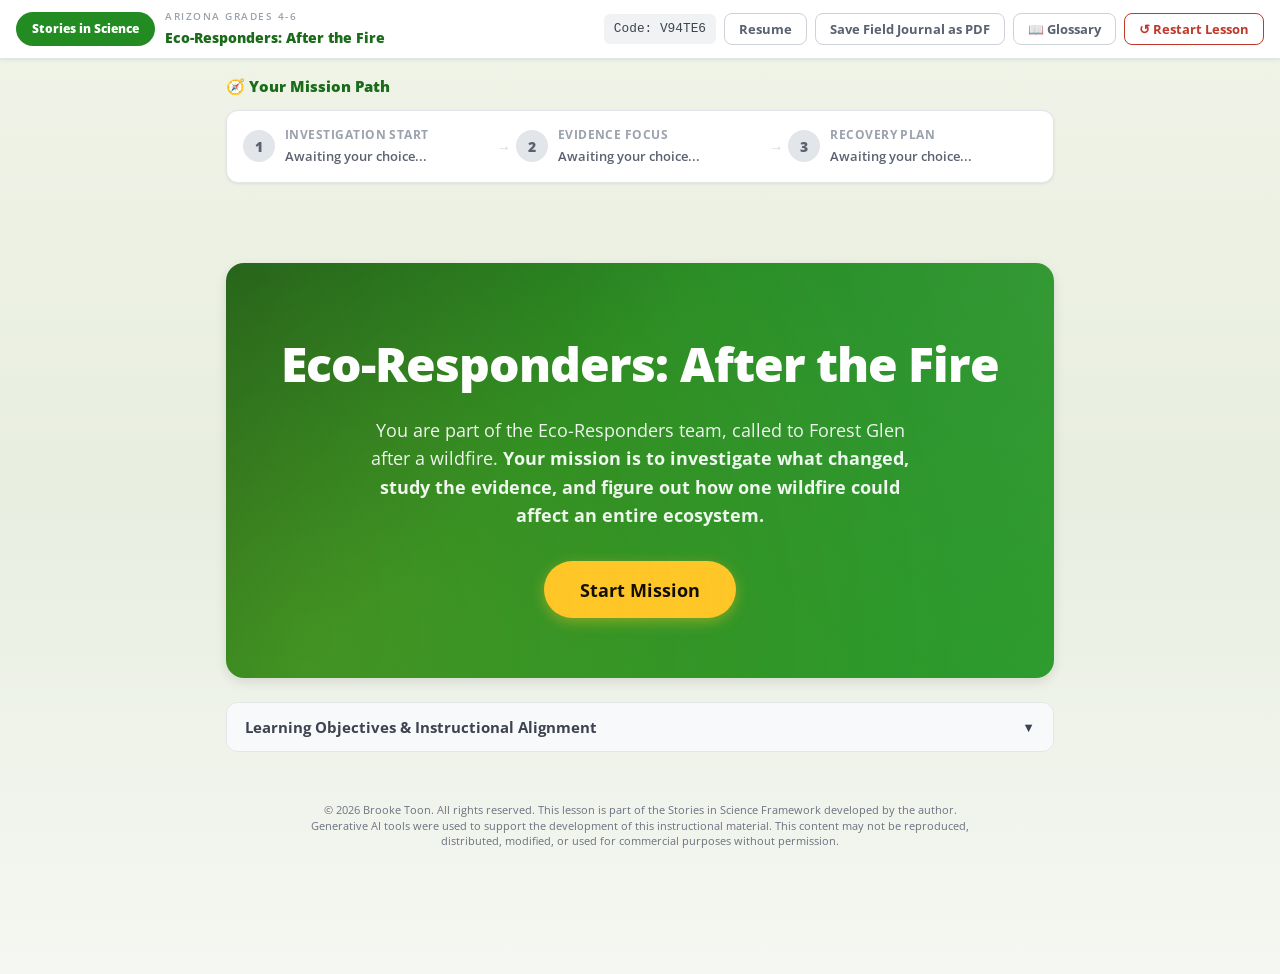
<file: index.html>
<!DOCTYPE html>

<html lang="en">

<head>

<meta charset="UTF-8">

<meta name="viewport" content="width=device-width, initial-scale=1.0">

<title>Eco-Responders: After the Fire</title>

<link href="https://fonts.googleapis.com/css2?family=Open+Sans:wght@400;600;700;800&display=swap" rel="stylesheet">

<style>

:root {

  --green: #228B22;

  --green-dark: #1a6b1a;

  --green-light: #e8f5e8;

  --blue: #4D6A92;

  --blue-light: #e3eaf3;

  --yellow: #FFC627;

  --yellow-light: #fff8e0;

  --black: #000000;

  --white: #FFFFFF;

  --gray-50: #f8f9fa;

  --gray-100: #f0f2f4;

  --gray-200: #e2e5e9;

  --gray-300: #cdd2d8;

  --gray-400: #9aa2ad;

  --gray-600: #5a6270;

  --gray-700: #3d4450;

  --gray-800: #2a2f38;

  --shadow-sm: 0 1px 3px rgba(0,0,0,0.08);

  --shadow-md: 0 4px 12px rgba(0,0,0,0.1);

  --shadow-lg: 0 8px 30px rgba(0,0,0,0.12);

  --radius: 12px;

  --radius-lg: 18px;

}

*, *::before, *::after { box-sizing: border-box; margin: 0; padding: 0; }

html { scroll-behavior: smooth; }

body {

  font-family: 'Open Sans', Arial, sans-serif;

  color: var(--black);

  background: linear-gradient(180deg, #f0f4e8 0%, #e8eee0 50%, #f5f7f2 100%);

  line-height: 1.7;

  font-size: 16px;

  min-height: 100vh;

}

.lesson-container { max-width: 860px; margin: 0 auto; padding: 20px 16px 60px; }

.section { display: none; animation: fadeSlideIn 0.5s ease forwards; }

.section.active { display: block; }

@keyframes fadeSlideIn {

  from { opacity: 0; transform: translateY(20px); }

  to { opacity: 1; transform: translateY(0); }

}

.card { background: var(--white); border-radius: var(--radius-lg); box-shadow: var(--shadow-md); padding: 32px 28px; margin-bottom: 24px; border: 1px solid var(--gray-200); }

.card--hero { background: linear-gradient(135deg, #1a5e1a 0%, #228B22 40%, #2a9a2a 100%); color: var(--white); text-align: center; padding: 60px 36px; border: none; position: relative; overflow: hidden; }

.card--hero::before { content: ''; position: absolute; top: -50%; left: -50%; width: 200%; height: 200%; background: radial-gradient(circle at 30% 70%, rgba(255,198,39,0.15) 0%, transparent 50%), radial-gradient(circle at 80% 20%, rgba(255,255,255,0.08) 0%, transparent 40%); pointer-events: none; }

.card--narrative { border-left: 4px solid var(--green); }

.tts-btn { display: inline-block; }

.card--decision { border-left: 4px solid var(--yellow); background: linear-gradient(135deg, #fffcf0 0%, var(--white) 100%); }

.card--journal { border-left: 4px solid var(--blue); background: linear-gradient(135deg, #f5f8fc 0%, var(--white) 100%); }

.card--challenge { border: 2px dashed var(--yellow); background: var(--yellow-light); }

.title-main { font-size: clamp(2rem, 5vw, 3rem); font-weight: 800; letter-spacing: -0.02em; margin-bottom: 12px; position: relative; }

.title-section { font-size: clamp(1.4rem, 3vw, 1.8rem); font-weight: 700; color: var(--green-dark); margin-bottom: 16px; }

.subtitle { font-size: 1.1rem; opacity: 0.92; max-width: 560px; margin: 0 auto; line-height: 1.6; }

.narrative-text { font-size: 1.05rem; margin-bottom: 14px; color: var(--gray-800); }

.narrative-text:last-child { margin-bottom: 0; }

.dialogue { font-style: italic; color: var(--gray-700); padding-left: 16px; border-left: 3px solid var(--green-light); margin: 14px 0; }

.lesson-image { display: block; width: 100%; max-width: 100%; height: auto; border-radius: var(--radius); margin: 16px 0; box-shadow: var(--shadow-sm); object-fit: cover; }

.lesson-image-small { max-width: 280px; margin-left: auto; margin-right: auto; }

.btn { display: inline-flex; align-items: center; gap: 8px; padding: 14px 28px; border: none; border-radius: 50px; font-family: inherit; font-size: 1rem; font-weight: 700; cursor: pointer; transition: all 0.2s ease; text-decoration: none; }

.btn:hover { transform: translateY(-2px); }

.btn:active { transform: translateY(0); }

.btn--primary { background: var(--green); color: var(--white); box-shadow: 0 4px 14px rgba(34,139,34,0.35); }

.btn--primary:hover { background: var(--green-dark); box-shadow: 0 6px 20px rgba(34,139,34,0.4); }

.btn--secondary { background: var(--white); color: var(--green-dark); border: 2px solid var(--green); }

.btn--secondary:hover { background: var(--green-light); }

.btn--decision { background: var(--white); color: var(--gray-800); border: 2px solid var(--yellow); padding: 18px 24px; width: 100%; text-align: left; border-radius: var(--radius); box-shadow: var(--shadow-sm); }

.btn--decision:hover { border-color: var(--green); background: var(--green-light); box-shadow: var(--shadow-md); }

.btn--back { background: transparent; color: var(--gray-600); border: 1px solid var(--gray-300); padding: 10px 20px; font-size: 0.9rem; }

.btn--back:hover { background: var(--gray-100); }

.btn-row { display: flex; flex-wrap: wrap; gap: 12px; margin-top: 24px; align-items: center; }

.btn-row--right { justify-content: flex-end; }

.btn-row--between { justify-content: space-between; }

.btn-row--center { justify-content: center; }

.tts-btn { background: var(--gray-100); border: 1px solid var(--gray-300); border-radius: 20px; padding: 6px 12px; font-size: 0.8rem; cursor: pointer; margin-bottom: 12px; color: var(--gray-700); font-weight: 600; transition: all 0.2s ease; }

.tts-btn:hover { background: var(--gray-200); }

.decision-grid { display: grid; gap: 12px; margin: 20px 0; }

.decision-question { font-size: 1.2rem; font-weight: 700; color: var(--gray-800); margin-bottom: 16px; }

.journal-label { display: flex; align-items: center; gap: 8px; font-weight: 700; color: var(--blue); margin-bottom: 8px; font-size: 1rem; }

.journal-prompt { font-size: 1rem; color: var(--gray-700); margin-bottom: 12px; }

.journal-textarea { width: 100%; min-height: 120px; padding: 14px 16px; border: 2px solid var(--gray-200); border-radius: var(--radius); font-family: inherit; font-size: 1rem; line-height: 1.6; resize: vertical; transition: border-color 0.2s; background: var(--white); color: var(--gray-800); }

.journal-textarea:focus { outline: none; border-color: var(--blue); box-shadow: 0 0 0 3px rgba(77,106,146,0.15); }

.save-indicator { font-size: 0.85rem; color: var(--gray-400); margin-top: 6px; min-height: 20px; }

.save-indicator.saved { color: var(--green); }

.expandable { border: 1px solid var(--gray-200); border-radius: var(--radius); margin-bottom: 12px; overflow: hidden; background: var(--white); }

.expandable-header { display: flex; align-items: center; justify-content: space-between; padding: 14px 18px; cursor: pointer; font-weight: 700; color: var(--gray-700); background: var(--gray-50); border: none; width: 100%; text-align: left; font-family: inherit; font-size: 0.95rem; transition: background 0.2s; }

.expandable-header:hover { background: var(--gray-100); }

.expandable-arrow { transition: transform 0.3s; font-size: 0.8rem; }

.expandable.open .expandable-arrow { transform: rotate(180deg); }

.expandable-body { max-height: 0; overflow: hidden; transition: max-height 0.4s ease; }

.expandable.open .expandable-body { max-height: 2000px; }

.expandable-content { padding: 16px 18px; font-size: 0.95rem; color: var(--gray-700); line-height: 1.7; }

.expandable-content p { margin-bottom: 10px; }

.expandable-content ul { padding-left: 20px; margin-bottom: 10px; }

.expandable-content li { margin-bottom: 6px; }

    /* ── Instructional Alignment professional grid layout ── */
    .align-overview {
      font-size: 0.95rem; color: var(--gray-700); line-height: 1.75;
      margin-bottom: 20px; padding-bottom: 16px;
      border-bottom: 1px solid var(--gray-200);
    }
    .align-section-label {
      font-size: 9px; font-weight: 800; letter-spacing: 0.14em;
      text-transform: uppercase; color: var(--green-dark);
      margin-bottom: 10px; display: flex; align-items: center; gap: 6px;
    }
    .align-section-label::after {
      content: ''; flex: 1; height: 1px; background: var(--gray-200);
    }
    .align-objectives-grid {
      display: grid; grid-template-columns: repeat(3, 1fr);
      gap: 10px; margin-bottom: 18px;
    }
    .align-obj-card {
      background: var(--green-light);
      border: 1px solid rgba(34,139,34,0.25);
      border-radius: var(--radius); padding: 14px 16px;
    }
    .align-obj-num {
      width: 26px; height: 26px; border-radius: 50%;
      background: var(--green); color: #fff;
      font-size: 12px; font-weight: 800;
      display: flex; align-items: center; justify-content: center;
      margin-bottom: 10px;
    }
    .align-obj-text {
      font-size: 13.5px; color: var(--gray-800); line-height: 1.65;
    }
    .align-meta-grid {
      display: grid; grid-template-columns: repeat(3, 1fr);
      gap: 10px; margin-bottom: 18px;
    }
    .align-meta-card {
      background: var(--white); border: 1px solid var(--gray-200);
      border-radius: var(--radius); padding: 14px 16px;
    }
    .align-meta-heading {
      font-size: 10px; font-weight: 800; letter-spacing: 0.10em;
      text-transform: uppercase; color: var(--green-dark); margin-bottom: 7px;
    }
    .align-meta-body {
      font-size: 13px; color: var(--gray-700); line-height: 1.65;
    }
    .align-sins-card {
      background: var(--yellow-light);
      border: 1px solid rgba(255,198,39,0.5);
      border-left: 4px solid var(--yellow);
      border-radius: var(--radius); padding: 14px 18px;
    }
    .align-sins-heading {
      font-size: 10px; font-weight: 800; letter-spacing: 0.10em;
      text-transform: uppercase; color: #92400e; margin-bottom: 7px;
    }
    .align-sins-body {
      font-size: 13.5px; color: var(--gray-700); line-height: 1.65;
    }
    @media (max-width: 680px) {
      .align-objectives-grid { grid-template-columns: 1fr 1fr; }
      .align-meta-grid        { grid-template-columns: 1fr; }
    }
    @media (max-width: 420px) {
      .align-objectives-grid { grid-template-columns: 1fr; }
    }

.plan-grid { display: grid; grid-template-columns: repeat(auto-fit, minmax(220px, 1fr)); gap: 16px; margin: 20px 0; }

.plan-card { background: var(--white); border: 2px solid var(--gray-200); border-radius: var(--radius); padding: 20px; cursor: pointer; transition: all 0.2s; }

.plan-card:hover { border-color: var(--green); box-shadow: var(--shadow-md); }

.plan-card.selected { border-color: var(--green); background: var(--green-light); }

.plan-card h4 { color: var(--green-dark); margin-bottom: 6px; font-size: 1.1rem; }

.plan-card .plan-summary { color: var(--gray-700); font-size: 0.95rem; margin-bottom: 8px; }

.plan-card .plan-science { color: var(--gray-400); font-size: 0.85rem; font-style: italic; }

.interactive-embed { border: 1px solid var(--gray-200); border-radius: var(--radius); overflow: hidden; margin: 20px 0; background: var(--white); }

.interactive-embed iframe { width: 100%; height: 700px; border: none; }

.feedback-embed iframe { height: 900px; }

.resume-bar { position: fixed; top: 0; left: 0; right: 0; background: var(--white); border-bottom: 1px solid var(--gray-200); padding: 8px 16px; display: flex; align-items: center; justify-content: space-between; gap: 12px; z-index: 100; box-shadow: var(--shadow-sm); flex-wrap: wrap; }

.resume-bar .brand { font-weight: 800; color: var(--green-dark); font-size: 0.9rem; white-space: nowrap; display: flex; align-items: center; gap: 10px; }

.resume-bar .brand .brand-pill { background: var(--green); color: var(--white); font-weight: 800; font-size: 0.78rem; padding: 6px 16px; border-radius: 50px; white-space: nowrap; flex-shrink: 0; }
.resume-bar .brand .sins-badge { background: #E87722; color: #fff; font-weight: 900; font-size: 0.75rem; border-radius: 50%; width: 36px; height: 36px; display: flex; align-items: center; justify-content: center; flex-shrink: 0; letter-spacing: 0.5px; }
.resume-bar .brand .brand-text { display: flex; flex-direction: column; }
.resume-bar .brand .brand-text .brand-series { font-size: 0.65rem; font-weight: 600; letter-spacing: 1.5px; text-transform: uppercase; color: var(--gray-400); }
.resume-bar .brand .brand-text .brand-title { font-weight: 800; color: var(--green-dark); font-size: 0.9rem; }

.resume-bar .actions { display: flex; gap: 8px; align-items: center; flex-wrap: wrap; }

.resume-bar .btn { padding: 6px 14px; font-size: 0.8rem; border-radius: 8px; }

.resume-code-display { font-family: monospace; background: var(--gray-100); padding: 4px 10px; border-radius: 6px; font-size: 0.8rem; color: var(--gray-700); }

.timer-display { font-family: 'Open Sans', Arial, sans-serif; background: var(--green-light); padding: 4px 10px; border-radius: 6px; font-size: 0.8rem; font-weight: 700; color: var(--green-dark); white-space: nowrap; }

.progress-wrap { height: 4px; background: var(--gray-200); position: fixed; top: 48px; left: 0; right: 0; z-index: 99; }

.progress-fill { height: 100%; background: linear-gradient(90deg, var(--green), var(--yellow)); transition: width 0.4s ease; border-radius: 0 2px 2px 0; }

.decision-tracker { margin: 74px auto 12px; max-width: 860px; padding: 0 16px; }

.decision-tracker-title { font-weight: 800; color: var(--green-dark); margin-bottom: 10px; font-size: 0.95rem; }

.decision-tracker-path { display: flex; align-items: stretch; gap: 0; background: var(--white); border: 1px solid var(--gray-200); border-radius: var(--radius); padding: 14px 16px; box-shadow: var(--shadow-sm); }

.tracker-step { display: flex; align-items: center; gap: 10px; flex: 1; min-width: 0; }

.tracker-step-icon { width: 32px; height: 32px; border-radius: 50%; background: var(--gray-200); color: var(--gray-600); display: flex; align-items: center; justify-content: center; font-weight: 800; font-size: 0.85rem; flex-shrink: 0; transition: all 0.3s ease; }

.tracker-step-icon.completed { background: var(--green); color: var(--white); }

.tracker-step-body { min-width: 0; }

.tracker-step-label { font-size: 0.72rem; font-weight: 700; color: var(--gray-400); text-transform: uppercase; letter-spacing: 0.04em; margin-bottom: 1px; }

.tracker-step-value { font-size: 0.82rem; color: var(--gray-600); font-weight: 600; white-space: nowrap; overflow: hidden; text-overflow: ellipsis; }

.tracker-step-value.chosen { color: var(--green-dark); }

.tracker-connector { width: 24px; min-width: 24px; display: flex; align-items: center; justify-content: center; color: var(--gray-300); font-size: 0.85rem; flex-shrink: 0; }

.tracker-connector::after { content: '→'; color: var(--gray-300); font-weight: 700; }

@media (max-width: 700px) {

  .decision-tracker-path { flex-direction: column; gap: 8px; }

  .tracker-connector { width: 100%; min-width: unset; height: 16px; justify-content: flex-start; padding-left: 14px; }

  .tracker-connector::after { content: '↓'; }

  .tracker-step-value { white-space: normal; }

}

.lesson-container { padding-top: 68px; }

.modal-overlay { position: fixed; inset: 0; background: rgba(0,0,0,0.5); display: flex; align-items: center; justify-content: center; z-index: 200; display: none; }

.modal-overlay.active { display: flex; }

.modal { background: var(--white); border-radius: var(--radius-lg); padding: 32px; max-width: 440px; width: 90%; box-shadow: var(--shadow-lg); }

.modal h3 { margin-bottom: 16px; color: var(--green-dark); }

.modal input[type="text"] { width: 100%; padding: 12px 14px; border: 2px solid var(--gray-200); border-radius: var(--radius); font-family: monospace; font-size: 1.1rem; margin-bottom: 16px; text-align: center; letter-spacing: 2px; }

.modal input[type="text"]:focus { outline: none; border-color: var(--blue); }

@media (max-width: 600px) {

  .card { padding: 22px 18px; }

  .card--hero { padding: 40px 22px; }

  .plan-grid { grid-template-columns: 1fr; }

  .btn-row { flex-direction: column; }

  .btn-row .btn { width: 100%; justify-content: center; }

  .resume-bar { padding: 6px 10px; }

}

/* ===== DECISION POINT 2 CARD ===== */

.dp2-card {

  background: var(--white);

  border-radius: var(--radius-lg);

  box-shadow: var(--shadow-md);

  padding: 32px 28px;

  margin-bottom: 24px;

  border: 1px solid var(--gray-200);

}

.dp2-eyebrow {

  font-size: 0.72rem;

  font-weight: 700;

  letter-spacing: 0.1em;

  text-transform: uppercase;

  color: var(--gray-400);

  margin-bottom: 10px;

}

.dp2-heading {

  font-size: clamp(1.3rem, 3vw, 1.75rem);

  font-weight: 800;

  color: var(--gray-800);

  margin-bottom: 10px;

  letter-spacing: -0.01em;

}

.dp2-description {

  font-size: 1rem;

  color: var(--gray-600);

  margin-bottom: 24px;

  line-height: 1.65;

}

.dp2-options { display: flex; flex-direction: column; gap: 10px; }

.dp2-option {

  display: flex;

  align-items: center;

  gap: 16px;

  background: var(--white);

  border: 1px solid var(--gray-200);

  border-radius: var(--radius);

  padding: 16px 18px;

  cursor: pointer;

  transition: all 0.2s ease;

  text-align: left;

  font-family: inherit;

  width: 100%;

  box-shadow: var(--shadow-sm);

}

.dp2-option:hover { box-shadow: var(--shadow-md); transform: translateY(-1px); }

.dp2-option[data-report="human"]:hover  { border-color: #c0583f; background: #faf0ed; }

.dp2-option[data-report="eco"]:hover    { border-color: var(--green); background: var(--green-light); }

.dp2-option[data-report="combined"]:hover { border-color: var(--blue); background: var(--blue-light); }

.dp2-option-icon {

  font-size: 1.4rem;

  width: 44px; height: 44px;

  border-radius: 10px;

  background: var(--gray-100);

  display: flex; align-items: center; justify-content: center;

  flex-shrink: 0;

  transition: background 0.2s;

}

.dp2-option[data-report="human"] .dp2-option-icon    { background: #faf0ed; }

.dp2-option[data-report="eco"] .dp2-option-icon      { background: var(--green-light); }

.dp2-option[data-report="combined"] .dp2-option-icon { background: var(--blue-light); }

.dp2-option-body { flex: 1; display: flex; flex-direction: column; gap: 3px; min-width: 0; }

.dp2-option-title { font-weight: 700; font-size: 1rem; color: var(--gray-800); }

.dp2-option-sub { font-size: 0.88rem; color: var(--gray-600); }

.dp2-option-arrow { font-size: 1.1rem; color: var(--gray-400); flex-shrink: 0; transition: transform 0.2s, color 0.2s; }

.dp2-option:hover .dp2-option-arrow { transform: translateX(4px); }

.dp2-option[data-report="human"]:hover .dp2-option-arrow    { color: #c0583f; }

.dp2-option[data-report="eco"]:hover .dp2-option-arrow      { color: var(--green-dark); }

.dp2-option[data-report="combined"]:hover .dp2-option-arrow { color: var(--blue); }

/* ===== REPORT ACCORDION (5A / 5B / 5C) ===== */

.report-interactive {

  border: 1px solid var(--gray-200);

  border-radius: var(--radius-lg);

  background: var(--white);

  box-shadow: var(--shadow-md);

  padding: 24px 24px 20px;

  margin-bottom: 24px;

}

.report-badge-row { display: flex; align-items: center; gap: 10px; margin-bottom: 6px; }

.ri-badge { font-size: 0.7rem; font-weight: 700; letter-spacing: 0.1em; text-transform: uppercase; padding: 4px 10px; border-radius: 4px; }

.ri-badge--human    { background: #faf0ed; color: #c0583f; }

.ri-badge--eco      { background: var(--green-light); color: var(--green-dark); }

.ri-badge--combined { background: var(--blue-light); color: var(--blue); }

.ri-title { font-size: 1.2rem; font-weight: 800; color: var(--gray-800); margin-bottom: 4px; }

.ri-subtitle { font-size: 0.9rem; color: var(--gray-600); margin-bottom: 18px; }

.ri-progress { display: flex; align-items: center; gap: 8px; margin-bottom: 16px; font-size: 0.78rem; font-weight: 700; color: var(--gray-400); text-transform: uppercase; letter-spacing: 0.06em; }

.ri-dots { display: flex; gap: 5px; }

.ri-dot { width: 8px; height: 8px; border-radius: 50%; background: var(--gray-200); transition: background 0.3s; }

.ri-dot.filled--human    { background: #c0583f; }

.ri-dot.filled--eco      { background: var(--green); }

.ri-dot.filled--combined { background: var(--blue); }

.ri-accordion { display: flex; flex-direction: column; gap: 8px; margin-bottom: 0; }

.ri-accordion-item { border: 1.5px solid var(--gray-200); border-radius: var(--radius); overflow: hidden; transition: border-color 0.2s; }

.ri-accordion--human .ri-accordion-item    { color: #c0583f; }

.ri-accordion--eco .ri-accordion-item      { color: var(--green); }

.ri-accordion--combined .ri-accordion-item { color: var(--blue); }

.ri-accordion-item.ri-open { border-color: currentColor; }

.ri-trigger { width: 100%; display: flex; align-items: center; gap: 12px; padding: 13px 15px; background: none; border: none; cursor: pointer; font-family: inherit; font-size: 0.93rem; font-weight: 700; color: var(--gray-800); text-align: left; transition: background 0.15s; }

.ri-trigger:hover { background: var(--gray-50); }

.ri-num { width: 26px; height: 26px; border-radius: 50%; display: flex; align-items: center; justify-content: center; font-size: 0.75rem; font-weight: 800; flex-shrink: 0; }

.ri-num--human    { background: #faf0ed; color: #c0583f; }

.ri-num--eco      { background: var(--green-light); color: var(--green-dark); }

.ri-num--combined { background: var(--blue-light); color: var(--blue); }

.ri-chevron { margin-left: auto; transition: transform 0.25s ease; font-size: 0.8rem; color: var(--gray-400); }

.ri-accordion-item.ri-open .ri-chevron { transform: rotate(180deg); }

.ri-body { max-height: 0; overflow: hidden; transition: max-height 0.35s ease; }

.ri-body-inner { padding: 0 16px 16px 53px; }

.ri-evidence { font-size: 0.92rem; line-height: 1.65; color: var(--gray-700); margin-bottom: 10px; }

.ri-scientist { font-size: 0.83rem; color: var(--gray-600); padding: 8px 12px; border-left: 3px solid var(--gray-200); background: var(--gray-50); border-radius: 0 6px 6px 0; font-style: italic; }

/* ===== PSA OPTIONS ===== */

.psa-option-grid { display:grid; grid-template-columns:repeat(auto-fit, minmax(180px,1fr)); gap:12px; margin:16px 0 18px; }

.psa-option-btn { border:2px solid var(--gray-300); background:var(--white); color:var(--gray-800); border-radius:var(--radius); padding:14px 16px; font:inherit; font-weight:700; cursor:pointer; transition:all .2s ease; text-align:center; }

.psa-option-btn:hover, .psa-option-btn.active { border-color:var(--yellow); background:var(--yellow-light); box-shadow:var(--shadow-sm); }

.psa-response-panel { display:none; margin-top:16px; }

.psa-response-panel.active { display:block; }

.psa-field-label { display:block; font-weight:700; margin:14px 0 8px; color:var(--green-dark); }

.psa-text-input { width:100%; border:1px solid var(--gray-300); border-radius:var(--radius); padding:12px 14px; font:inherit; background:var(--white); }

/* ===== HOTSPOT MAP INTERACTIVE ===== */

.hotspot-map-wrap { position: relative; width: 100%; max-width: 780px; margin: 18px auto; border: 3px solid var(--green); border-radius: var(--radius); overflow: hidden; box-shadow: var(--shadow-md); }

.hotspot-map-wrap img.hotspot-map-img { display: block; width: 100%; height: auto; }

.hotspot-btn { position: absolute; width: clamp(36px, 7vw, 54px); height: clamp(36px, 7vw, 54px); border-radius: 50%; border: 3px solid var(--yellow); background: rgba(255, 198, 39, 0.35); cursor: pointer; transition: transform .25s, box-shadow .25s, background .25s; display: flex; align-items: center; justify-content: center; z-index: 5; }

.hotspot-btn:hover, .hotspot-btn.hs-active { transform: scale(1.18); background: rgba(255, 198, 39, 0.7); box-shadow: 0 0 18px 4px rgba(255,198,39,0.5); }

.hotspot-btn .hs-icon { font-size: clamp(16px, 3.5vw, 26px); line-height: 1; pointer-events: none; }

.hotspot-btn::before { content: ''; position: absolute; inset: -6px; border-radius: 50%; border: 2px solid rgba(255,198,39,0.5); animation: hs-pulse 2s ease-out infinite; }

@keyframes hs-pulse { 0% { transform: scale(1); opacity: 1; } 100% { transform: scale(1.6); opacity: 0; } }

.hotspot-btn.hs-downtown { top: 36%; left: 40%; }

.hotspot-btn.hs-residential { top: 60%; left: 62%; }

.hotspot-btn.hs-forest { top: 60%; left: 18%; }

.hs-info-panel { display: none; position: absolute; top: 50%; left: 50%; transform: translate(-50%, -50%); width: min(88%, 440px); max-width: 440px; max-height: 88%; background: var(--white); border: 3px solid var(--green); border-radius: var(--radius-lg); box-shadow: var(--shadow-lg); z-index: 20; overflow: hidden; overflow-y: auto; animation: hs-fadeIn .3s ease; }

.hs-info-panel.hs-show { display: block; }

.hs-overlay { display: none; position: absolute; inset: 0; background: rgba(0,0,0,.35); z-index: 15; }

.hs-overlay.hs-show { display: block; }

@keyframes hs-fadeIn { from { opacity: 0; transform: translate(-50%, -45%); } to { opacity: 1; transform: translate(-50%, -50%); } }

.hs-info-panel img { width: 100%; height: 200px; object-fit: cover; display: block; }

.hs-info-body { padding: 14px 18px 18px; }

.hs-info-body h3 { font-size: 1.1rem; color: var(--green-dark); margin-bottom: 6px; }

.hs-info-body p { font-size: 0.92rem; line-height: 1.55; color: var(--gray-700); margin-bottom: 10px; }

.hs-clue-box { background: var(--green-light); border-left: 4px solid var(--green); padding: 10px 14px; border-radius: 0 8px 8px 0; }

.hs-clue-box strong { color: var(--green-dark); font-size: 0.88rem; }

.hs-clue-box span { font-size: 0.88rem; color: var(--gray-700); }

.hs-close-btn { position: absolute; top: 8px; right: 10px; width: 32px; height: 32px; border-radius: 50%; border: 2px solid var(--green); background: rgba(0,0,0,.55); color: var(--white); font-size: 18px; font-weight: 700; cursor: pointer; display: flex; align-items: center; justify-content: center; z-index: 25; transition: background .2s; }

.hs-close-btn:hover { background: rgba(34,139,34,.6); }

.hs-instructions { text-align: center; margin: 12px 0 14px; font-size: clamp(0.8rem, 2vw, 0.95rem); color: var(--gray-600); }

.hs-instructions span { color: var(--green-dark); font-weight: 600; }

.hotspot-btn.hs-visited { border-color: var(--green); background: rgba(34,139,34,0.25); }

.hotspot-btn.hs-visited::before { border-color: rgba(34,139,34,0.4); }

/* ── NOAA Chart Controls ── */

#noaaChartControls {

  background: #f4f9f6; border: 1px solid #d8e8df;

  border-radius: 10px; padding: 12px 14px; margin-bottom: 10px;

}

.noaa-ctrl-row { display: flex; align-items: center; gap: 8px; flex-wrap: wrap; }

.noaa-ctrl-row + .noaa-ctrl-row { margin-top: 8px; }

.noaa-ctrl-label { font-weight: 700; color: #24423d; font-size: 0.88rem; white-space: nowrap; }

.noaa-year-select {

  appearance: none;

  background: var(--white) url("data:image/svg+xml,%3Csvg xmlns='http://www.w3.org/2000/svg' width='10' height='6'%3E%3Cpath d='M0 0l5 6 5-6z' fill='%23356257'/%3E%3C/svg%3E") no-repeat right 10px center;

  border: 2px solid #b8d8cc; border-radius: 8px;

  padding: 6px 30px 6px 12px; font-family: inherit;

  font-size: 0.88rem; font-weight: 700; color: #1f4a43;

  cursor: pointer; transition: border-color 0.2s; min-width: 80px;

}

.noaa-year-select:focus { outline: none; border-color: #356257; }

.noaa-arrow { font-size: 1rem; color: #356257; font-weight: 700; flex-shrink: 0; }

.noaa-view-badge {

  font-size: 0.75rem; font-weight: 700;

  border-radius: 20px; padding: 3px 10px; white-space: nowrap; transition: all 0.25s;

}

.noaa-view-badge.yearly { background: #e3edf5; color: #2b5f87; }

.noaa-view-badge.monthly { background: #d6ede6; color: #1f5c4c; }

.noaa-compare-label {

  display: flex; align-items: center; gap: 8px; cursor: pointer;

  font-size: 0.88rem; color: #24423d; font-weight: 700; user-select: none;

}

#noaaCompareToggle { width: 15px; height: 15px; accent-color: #356257; cursor: pointer; flex-shrink: 0; }

#noaaLegend { display: none; margin-top: 8px; gap: 18px; justify-content: center; flex-wrap: wrap; }

.noaa-legend-item { display: flex; align-items: center; gap: 6px; font-size: 0.83rem; font-weight: 700; }

.noaa-legend-item .swatch { display: inline-block; width: 22px; height: 3px; border-radius: 2px; }

.noaa-legend-item.forest { color: #1f4a43; }

.noaa-legend-item.forest .swatch { background: #2e7d6e; }

.noaa-legend-item.maple  { color: #7a5c2e; }

.noaa-legend-item.maple  .swatch { background: #c4860a; }

.noaa-panel-grid { display: grid; grid-template-columns: 1.2fr 1fr; gap: 16px; align-items: start; }

@media (max-width: 660px) { .noaa-panel-grid { grid-template-columns: 1fr; } }

/* ── Forest Glen Field Investigation ── */

/* ── Forest Glen: section show/hide ── */

.fg-lesson-section { display: none; }

.fg-lesson-section.active { display: block; }

n-bottom: 14px;

    }

    /* ============================================================

       NAVIGATION BUTTONS

    ============================================================ */

    .fg-nav-row {

      display: flex;

      gap: 12px;

      flex-wrap: wrap;

      margin-top: 24px;

      align-items: center;

      justify-content: space-between;

    }

    .fg-btn {

      display: inline-flex;

      align-items: center;

      gap: 7px;

      padding: 11px 22px;

      border-radius: 30px;

      font-family: 'Open Sans', Arial, sans-serif;

      font-size: 15px;

      font-weight: 800;

      cursor: pointer;

      border: none;

      transition: transform 0.15s, box-shadow 0.15s;

      text-decoration: none;

    }

    .fg-btn:active { transform: scale(0.97); }

    .fg-btn-primary {

      background: var(--orange);

      color: #fff;

      box-shadow: 0 4px 14px rgba(245,166,35,0.4);

    }

    .fg-btn-primary:hover {

      background: var(--orange-dark);

      box-shadow: 0 6px 18px rgba(200,125,14,0.45);

    }

    .fg-btn-secondary {

      background: var(--smoke);

      color: var(--text);

      border: 1.5px solid var(--border);

    }

    .fg-btn-secondary:hover { background: #ebe6de; }

    .fg-btn-forest  { background: #2d6a4f; color: #fff; box-shadow: 0 4px 14px rgba(45,106,79,0.35); }

    .fg-btn-forest:hover { background: #1b4332; }

    .fg-btn-town    { background: #3a86d8; color: #fff; box-shadow: 0 4px 14px rgba(58,134,216,0.35); }

    .fg-btn-town:hover   { background: #2563a8; }

    .fg-btn-home    { background: #b5541d; color: #fff; box-shadow: 0 4px 14px rgba(181,84,29,0.35); }

    .fg-btn-home:hover   { background: #8c3d12; }

    /* Back to map button — compact */

    .fg-btn-back {

      background: transparent;

      color: var(--muted);

      border: 1.5px solid var(--border);

      font-size: 13px;

      padding: 7px 16px;

    }

    .fg-btn-back:hover { background: #f0ede8; color: var(--text); }

    /* ============================================================

       INFO BOX (intro sections)

    ============================================================ */

    .info-box {

      background: var(--green-light);

      border-left: 5px solid var(--green);

      border-radius: 0 var(--radius) var(--radius) 0;

      padding: 14px 18px;

      margin: 18px 0;

      font-size: 15px;

      line-height: 1.7;

      color: #1a4a30;

    }

    .info-box strong { display: block; font-size: 13px; text-transform: uppercase; letter-spacing: 0.4px; color: #2d6a4f; margin-bottom: 4px; }

    /* ============================================================

       VOCAB CARDS

    ============================================================ */

    .vocab-grid {

      display: grid;

      grid-template-columns: repeat(auto-fit, minmax(180px, 1fr));

      gap: 12px;

      margin: 18px 0;

    }

    .vocab-card {

      background: #fff8ee;

      border: 1.5px solid #f5d68a;

      border-radius: var(--radius);

      padding: 14px 16px;

    }

    .vocab-card .word {

      font-size: 15px;

      font-weight: 800;

      color: var(--orange-dark);

      margin-bottom: 4px;

    }

    .vocab-card .def {

      font-size: 13px;

      color: var(--muted);

      line-height: 1.6;

    }

    /* ============================================================

       TRANSITION PROMPT BANNER

    ============================================================ */

    .prompt-banner {

      background: #fff8e7;

      border-left: 5px solid var(--orange);

      border-radius: 0 var(--radius) var(--radius) 0;

      padding: 12px 18px;

      font-size: 16px;

      font-weight: 700;

      color: #7a4500;

      margin-bottom: 20px;

    }

    /* ============================================================

       MAP WRAPPER — keeps hotspots glued to the image

    ============================================================ */

    .map-wrapper {

      position: relative;

      display: block;

      width: 100%;

      margin: 0 auto;

      /* Fallback background if image fails to load */

      background: #c8d8b0;

      border-radius: var(--radius);

      overflow: visible; /* allow popups to overflow outside image edge */

    }

    .map-wrapper img {

      width: 100%;

      height: auto;

      display: block;

      border-radius: var(--radius);

      /* Fallback colour so image container is always visible */

      background: #c8d8b0;

      min-height: 200px;

    }

    /* Image placeholder shown while images are absent */

    .map-wrapper .img-placeholder {

      width: 100%;

      min-height: 340px;

      border-radius: var(--radius);

      display: flex;

      flex-direction: column;

      align-items: center;

      justify-content: center;

      font-size: 15px;

      font-weight: 700;

      color: rgba(0,0,0,0.45);

      gap: 10px;

    }

    .map-wrapper .img-placeholder span { font-size: 48px; }

    /* ============================================================

       HOTSPOT BUTTONS (map nav + investigation clues)

    ============================================================ */

    .hotspot {

      position: absolute;

      width: 48px;

      height: 48px;

      border-radius: 50%;

      border: 3px solid #fff;

      cursor: pointer;

      transform: translate(-50%, -50%);

      display: flex;

      align-items: center;

      justify-content: center;

      font-size: 20px;

      transition: transform 0.2s ease, box-shadow 0.2s ease;

      z-index: 10;

      /* Minimum touch target */

      min-width: 48px;

      min-height: 48px;

      padding: 0;

      line-height: 1;

    }

    .hotspot:focus { outline: 3px solid #fff; outline-offset: 2px; }

    .hotspot:hover,

    .hotspot:focus-visible {

      transform: translate(-50%, -50%) scale(1.18);

    }

    /* ---- Nav hotspots (on the overview map) ---- */

    .hotspot.nav-hotspot {

      background: rgba(245, 166, 35, 0.92);

      box-shadow: 0 0 0 5px rgba(245,166,35,0.35), 0 4px 14px rgba(0,0,0,0.35);

      animation: pulse-glow 2.2s infinite ease-in-out;

    }

    @keyframes pulse-glow {

      0%,100% { box-shadow: 0 0 0 5px rgba(245,166,35,0.35), 0 4px 14px rgba(0,0,0,0.35); }

      50%      { box-shadow: 0 0 0 12px rgba(245,200,50,0.45), 0 4px 18px rgba(0,0,0,0.4); }

    }

    .hotspot.nav-hotspot:hover,

    .hotspot.nav-hotspot:focus-visible {

      animation: none;

      box-shadow: 0 0 0 12px rgba(245,200,50,0.5), 0 6px 20px rgba(0,0,0,0.4);

    }

    /* ---- Investigation clue hotspots ---- */

    .hotspot.clue-hotspot {

      background: rgba(58,134,216,0.88);

      box-shadow: 0 0 0 5px rgba(58,134,216,0.3), 0 4px 14px rgba(0,0,0,0.3);

    }

    .hotspot.clue-hotspot:hover,

    .hotspot.clue-hotspot:focus-visible {

      box-shadow: 0 0 0 10px rgba(58,134,216,0.4), 0 6px 20px rgba(0,0,0,0.35);

    }

    .hotspot.clue-hotspot.active-clue {

      background: rgba(245,166,35,0.95);

      box-shadow: 0 0 0 8px rgba(245,166,35,0.45), 0 4px 16px rgba(0,0,0,0.35);

    }

    /* Hotspot label (shown under nav hotspots) */

    .hotspot-label {

      position: absolute;

      bottom: -26px;

      left: 50%;

      transform: translateX(-50%);

      white-space: nowrap;

      font-family: 'Open Sans', Arial, sans-serif;

      font-size: 11px;

      font-weight: 800;

      background: rgba(0,0,0,0.7);

      color: #fff;

      padding: 2px 8px;

      border-radius: 8px;

      pointer-events: none;

      letter-spacing: 0.2px;

    }

    /* ============================================================

       INVESTIGATION POPUP / TOOLTIP

    ============================================================ */

    .inv-popup {

      display: none;

      position: absolute;

      z-index: 40;

      background: #fff;

      border: 2px solid var(--orange);

      border-radius: var(--radius);

      padding: 16px 18px 14px;

      width: min(270px, 82vw);

      box-shadow: 0 8px 28px rgba(0,0,0,0.22);

      /*

        Default: appear above the hotspot.

        JS will flip to below if too close to top edge.

      */

      transform: translate(-50%, calc(-100% - 22px));

      pointer-events: none;

    }

    .inv-popup.visible {

      display: block;

      pointer-events: auto;

      animation: pop-in 0.18s ease;

    }

    @keyframes pop-in {

      from { opacity: 0; transform: translate(-50%, calc(-100% - 28px)) scale(0.92); }

      to   { opacity: 1; transform: translate(-50%, calc(-100% - 22px)) scale(1); }

    }

    /* Flip variant: shows below the hotspot */

    .inv-popup.flip-down {

      transform: translate(-50%, 22px);

    }

    .inv-popup.flip-down.visible {

      animation: pop-in-down 0.18s ease;

    }

    @keyframes pop-in-down {

      from { opacity: 0; transform: translate(-50%, 28px) scale(0.92); }

      to   { opacity: 1; transform: translate(-50%, 22px) scale(1); }

    }

    /* Small arrow tip */

    .inv-popup::before {

      content: '';

      position: absolute;

      bottom: -10px; left: 50%;

      transform: translateX(-50%);

      border: 5px solid transparent;

      border-top-color: var(--orange);

    }

    .inv-popup.flip-down::before {

      bottom: auto; top: -10px;

      border-top-color: transparent;

      border-bottom-color: var(--orange);

    }

    .inv-popup h4 {

      font-size: 15px;

      font-weight: 800;

      color: #c05800;

      margin-bottom: 10px;

    }

    .inv-popup .notice,

    .inv-popup .think {

      font-size: 14px;

      line-height: 1.6;

      margin-bottom: 8px;

    }

    .inv-popup .notice strong,

    .inv-popup .think strong {

      display: block;

      font-size: 11px;

      text-transform: uppercase;

      letter-spacing: 0.5px;

      color: #999;

      margin-bottom: 3px;

      font-weight: 800;

    }

    .inv-popup .think { background: #fff8e7; border-radius: 8px; padding: 8px 10px; }

    .inv-popup .close-popup {

      display: block;

      margin: 10px auto 0;

      padding: 6px 20px;

      background: var(--orange);

      color: #fff;

      border: none;

      border-radius: 20px;

      font-family: 'Open Sans', Arial, sans-serif;

      font-size: 13px;

      font-weight: 800;

      cursor: pointer;

      transition: background 0.15s;

    }

    .inv-popup .close-popup:hover { background: var(--orange-dark); }

    /* ============================================================

       INVESTIGATION SECTION SHARED

    ============================================================ */

    .investigation-section .fg-section-card { padding-bottom: 28px; }

    .clue-count {

      display: inline-flex;

      align-items: center;

      gap: 6px;

      background: #e8f5e9;

      border: 1.5px solid #a5d6a7;

      border-radius: 20px;

      padding: 4px 14px;

      font-size: 13px;

      font-weight: 700;

      color: #2e7d32;

      margin-bottom: 16px;

    }

    .clue-count .dot {

      width: 8px; height: 8px;

      border-radius: 50%;

      background: var(--green);

      flex-shrink: 0;

    }

    /* ============================================================

       JOURNAL PROMPT

    ============================================================ */

    .fg-journal-prompt {

      background: linear-gradient(135deg, #f5f8fc 0%, var(--white) 100%);

      border-left: 4px solid var(--blue);

      border-radius: var(--radius);

      padding: 18px 20px 20px;

      margin-top: 28px;

    }

    .fg-journal-prompt .journal-header {

      font-size: 14px;

      font-weight: 800;

      color: var(--blue);

      text-transform: uppercase;

      letter-spacing: 0.4px;

      margin-bottom: 8px;

    }

    .fg-journal-prompt p {

      font-size: 15px;

      font-weight: 700;

      color: #1a3a6b;

      margin-bottom: 14px;

      line-height: 1.6;

    }

    .fg-journal-prompt textarea {

      width: 100%;

      min-height: 100px;

      border: 2px solid #9ec8f0;

      border-radius: var(--radius);

      padding: 10px 14px;

      font-family: 'Open Sans', Arial, sans-serif;

      font-size: 15px;

      resize: vertical;

      color: var(--text);

      background: #fff;

      transition: border-color 0.15s;

    }

    .fg-journal-prompt textarea:focus {

      outline: none;

      border-color: var(--blue);

      box-shadow: 0 0 0 3px rgba(58,134,216,0.15);

    }

    .fg-journal-prompt textarea::placeholder { color: #aac5e0; }

    /* ============================================================

       COMPLETION STAMP

    ============================================================ */

    .completion-stamp {

      display: none;

      background: var(--green-light);

      border: 2px solid var(--green);

      border-radius: var(--radius);

      padding: 12px 18px;

      margin-top: 14px;

      font-size: 14px;

      font-weight: 700;

      color: #1a4a2e;

      gap: 10px;

      align-items: center;

    }

    .completion-stamp.show { display: flex; }

    /* ============================================================

       SECTION COMPLETE BANNER (on map page)

    ============================================================ */

    .region-status {

      display: flex;

      flex-wrap: wrap;

      gap: 10px;

      margin-top: 18px;

    }

    .region-chip {

      display: inline-flex;

      align-items: center;

      gap: 6px;

      padding: 6px 14px;

      border-radius: 20px;

      font-size: 13px;

      font-weight: 700;

      border: 2px solid var(--border);

      color: var(--muted);

      background: #f7f5f2;

      transition: background 0.3s, color 0.3s, border-color 0.3s;

    }

    .region-chip.done {

      background: var(--green-light);

      border-color: var(--green);

      color: #1a4a2e;

    }

    .region-chip .chip-dot {

      width: 8px; height: 8px;

      border-radius: 50%;

      background: var(--border);

      flex-shrink: 0;

      transition: background 0.3s;

    }

    .region-chip.done .chip-dot { background: var(--green); }

    /* ============================================================

       RESPONSIVE TWEAKS

    ============================================================ */

    @media (max-width: 480px) {

      .fg-section-card { padding: 20px 16px 24px; }

      .fg-nav-row { gap: 8px; }

      .fg-btn { font-size: 14px; padding: 10px 18px; }

    }

  

/* ── Lesson Eyebrow (Stories in Science banner) ── */

</style>

</head>

<body>

<!-- Resume Bar -->

<div class="resume-bar">

  <div class="brand">
    <span class="brand-pill">Stories in Science</span>
    <div class="brand-text">
      <span class="brand-series">Arizona Grades 4-6</span>
      <span class="brand-title">Eco-Responders: After the Fire</span>
    </div>
  </div>
  <div class="actions">

    <span class="resume-code-display" id="resumeCodeDisplay" title="Your resume code"></span>

    <span class="timer-display" id="timerDisplay" title="Time on mission" style="display:none;">⏱ 00:00</span>

    <button class="btn btn--back" onclick="showResumeModal()">Resume</button>

    <button class="btn btn--back" onclick="showExportModal()">Save Field Journal as PDF</button>

    <button class="btn btn--back" onclick="showGlossaryModal()">📖 Glossary</button>

    <button class="btn btn--back" onclick="showRestartModal()" style="border-color:#c0392b;color:#c0392b;">↺ Restart Lesson</button>
  </div>

</div>

<div class="progress-wrap"><div class="progress-fill" id="progressBar"></div></div>

<div class="decision-tracker" id="decisionTracker">

  <div class="decision-tracker-title">🧭 Your Mission Path</div>

  <div class="decision-tracker-path">

    <div class="tracker-step" id="tracker-step-dp1">

      <div class="tracker-step-icon" id="tracker-icon-dp1">1</div>

      <div class="tracker-step-body">

        <div class="tracker-step-label">Investigation Start</div>

        <div class="tracker-step-value" id="tracker-dp1">Awaiting your choice...</div>

      </div>

    </div>

    <div class="tracker-connector"></div>

    <div class="tracker-step" id="tracker-step-dp2">

      <div class="tracker-step-icon" id="tracker-icon-dp2">2</div>

      <div class="tracker-step-body">

        <div class="tracker-step-label">Evidence Focus</div>

        <div class="tracker-step-value" id="tracker-dp2">Awaiting your choice...</div>

      </div>

    </div>

    <div class="tracker-connector"></div>

    <div class="tracker-step" id="tracker-step-plan">

      <div class="tracker-step-icon" id="tracker-icon-plan">3</div>

      <div class="tracker-step-body">

        <div class="tracker-step-label">Recovery Plan</div>

        <div class="tracker-step-value" id="tracker-plan">Awaiting your choice...</div>

      </div>

    </div>

  </div>

</div>

<!-- Resume Modal -->

<div class="modal-overlay" id="resumeModal">

  <div class="modal">

    <h3>Resume Your Mission</h3>

    <p style="margin-bottom:14px;color:var(--gray-600);">Enter your resume code to pick up where you left off.</p>

    <input type="text" id="resumeInput" placeholder="Enter code" maxlength="8">

    <div class="btn-row">

      <button class="btn btn--primary" onclick="loadResumeCode()">Resume</button>

      <button class="btn btn--secondary" onclick="closeResumeModal()">Cancel</button>

    </div>

    <p id="resumeError" style="color:red;font-size:0.85rem;margin-top:10px;"></p>

  </div>

</div>

<div class="modal-overlay" id="restartModal">
  <div class="modal" style="text-align:center;">
    <h3 style="color:#c0392b;">⚠ Restart Lesson?</h3>
    <p style="margin-bottom:24px;color:var(--gray-600);line-height:1.6;">Are you sure you want to restart? Your current progress will be erased.</p>
    <div class="btn-row btn-row--center" style="flex-direction:column;gap:12px;">
      <button class="btn btn--primary" style="background:#c0392b;box-shadow:0 4px 14px rgba(192,57,43,0.35);width:100%;justify-content:center;" onclick="confirmRestart()">Yes, Restart Lesson</button>
      <button class="btn btn--secondary" style="width:100%;justify-content:center;" onclick="closeRestartModal()">No, I do not want to restart the lesson</button>
    </div>
  </div>
</div>
<!-- Glossary Modal -->
<div class="modal-overlay" id="glossaryModal" onclick="handleGlossaryOverlayClick(event)">
  <div class="modal" style="max-width:520px;max-height:80vh;overflow-y:auto;" onclick="event.stopPropagation()">
    <div style="display:flex;align-items:center;justify-content:space-between;margin-bottom:18px;">
      <h3 style="margin:0;">📖 Mission Glossary</h3>
      <button class="btn btn--back" style="padding:4px 12px;font-size:0.8rem;" onclick="closeGlossaryModal()">✕ Close</button>
    </div>
    <p style="margin-bottom:16px;color:var(--gray-600);font-size:0.9rem;">Key terms to know for this mission.</p>
    <div style="display:flex;flex-direction:column;gap:14px;font-size:0.95rem;color:var(--gray-700);line-height:1.6;">
      <div><strong>Fuel-Moisture</strong><br>How much water is stored in plants and soil. When it's low, leaves and branches dry out and burn more easily.</div>
      <div><strong>Red Flag Warning</strong><br>A weather alert from NOAA when hot, dry, and windy conditions make wildfires more likely to spread.</div>
      <div><strong>Defensible Space</strong><br>A safety zone (about 30 feet around a home) kept clear of flammable materials to slow or stop wildfire spread.</div>
      <div><strong>Fire-Resistant Materials</strong><br>Building materials (like stucco or metal roofs) that don't easily burn, protecting homes from embers and heat.</div>
      <div><strong>Feedback Loop</strong><br>When one change causes another that strengthens or weakens the first — for example, fewer trees → hotter ground → more fires.</div>
      <div><strong>Ecosystem Recovery</strong><br>How plants, animals, and soil rebuild after a disturbance like a wildfire.</div>
      <div><strong>FEMA (Federal Emergency Management Agency)</strong><br>The agency that helps people and communities prepare for and recover from natural disasters.</div>
      <div><strong>NOAA (National Oceanic and Atmospheric Administration)</strong><br>The agency that studies Earth's weather and climate to help predict and prevent environmental hazards.</div>
    </div>
  </div>
</div>

<!-- ============ EXPORT FILENAME MODAL ============ -->
<div class="modal-overlay" id="exportModal" onclick="handleExportOverlayClick(event)">
  <div class="modal">
    <h3>💾 Save Your Field Journal as PDF</h3>

    <div style="background:var(--gray-100);padding:12px 14px;border-radius:12px;margin-bottom:14px;color:var(--gray-700);line-height:1.45;">
      <p style="margin:0 0 10px 0;">
        <strong>Use your classroom login/study ID as the file name — not your name.</strong><br>
        Enter it below. The styled Field Journal will open in the browser print window; choose <strong>Save as PDF</strong>.
      </p>
      
      <p style="margin:0;">
        <strong>Forgot your login/study ID?</strong><br>
        Please ask your teacher for help.
      </p>
    </div>

    <p style="margin-bottom:14px;color:var(--gray-600);font-size:0.9rem;">
      <strong>EcoRespondersJournal</strong> will be added automatically to the end of the PDF filename.
    </p>

    <label style="display:block;font-weight:700;margin-bottom:6px;color:var(--gray-700);font-size:0.9rem;">
      Classroom login/study ID:
    </label>

    <input type="text" id="exportNameInput"
      placeholder="e.g. SIS-001"
      maxlength="40"
      style="font-family:inherit;letter-spacing:normal;text-align:left;"
      oninput="updateExportPreview()"
      onkeydown="if(event.key==='Enter') doExportJournal()">

    <p id="exportFilenamePreview" style="font-size:0.85rem;color:var(--gray-600);margin-bottom:16px;font-family:monospace;background:var(--gray-100);padding:6px 10px;border-radius:6px;">
      📄 EcoRespondersJournal.pdf
    </p>

    <div class="btn-row">
      <button class="btn btn--primary" onclick="doExportJournal()">Save Field Journal as PDF</button>
      <button class="btn btn--secondary" onclick="closeExportModal()">Cancel</button>
    </div>
  </div>
</div>

<div class="lesson-container">
<!-- ============ SECTION 0: LAUNCH ============ -->

<div class="section active" id="section-0" data-section="0">

  <div class="card card--hero">

    <h1 class="title-main">Eco-Responders: After the Fire</h1>

    <p class="subtitle">You are part of the Eco-Responders team, called to Forest Glen after a wildfire. <strong>Your mission is to investigate what changed, study the evidence, and figure out how one wildfire could affect an entire ecosystem.</strong></p>

    <div class="btn-row btn-row--center" style="margin-top:32px;">

      <button class="btn btn--primary" style="background:var(--yellow);color:var(--black);box-shadow:0 4px 14px rgba(255,198,39,0.4);font-size:1.15rem;padding:16px 36px;" onclick="beginLessonTiming(); goTo('section-1')">Start Mission</button>

    </div>

  </div>

  <div class="expandable" id="expand-objectives">

    <button class="expandable-header" onclick="toggleExpand('expand-objectives')">Learning Objectives &amp; Instructional Alignment <span class="expandable-arrow">▼</span></button>

    <div class="expandable-body"><div class="expandable-content">

      <p class="align-overview">Grade 4: enrichment • Grade 5: on-level • Grade 6: review/application</p>
      <p class="align-overview">In this lesson, students investigate wildfire evidence from Forest Glen to develop evidence-based explanations for how natural and human factors affect ecosystems, and to propose solutions that help Maple Valley rebuild safely for both people and wildlife.</p>

      <div class="align-section-label">Learning Objectives</div>
      <div class="align-objectives-grid">
        <div class="align-obj-card">
          <div class="align-obj-num">1</div>
          <div class="align-obj-text">Identify natural and human factors that influence wildfire risk.</div>
        </div>
        <div class="align-obj-card">
          <div class="align-obj-num">2</div>
          <div class="align-obj-text">Analyze patterns in environmental data to explain cause-and-effect relationships in ecosystem change.</div>
        </div>
        <div class="align-obj-card">
          <div class="align-obj-num">3</div>
          <div class="align-obj-text">Develop a feedback loop model connecting wildfire conditions, ecosystem impacts, and recovery.</div>
        </div>
        <div class="align-obj-card">
          <div class="align-obj-num">4</div>
          <div class="align-obj-text">Propose evidence-based community solutions for wildfire resilience.</div>
        </div>
        <div class="align-obj-card">
          <div class="align-obj-num">5</div>
          <div class="align-obj-text">Communicate scientific thinking through field journal reflections and PSA creation.</div>
        </div>
        <div class="align-obj-card">
          <div class="align-obj-num">6</div>
          <div class="align-obj-text">Make evidence-based decisions and reflect on science-based problem solving.</div>
        </div>
      </div>

      <div class="align-section-label">Standards &amp; Practices</div>
      <div class="align-meta-grid">
        <div class="align-meta-card">
          <div class="align-meta-heading">📐 Arizona Science Standard</div>
          <div class="align-meta-body"><strong>5.L4U3.11</strong> — Obtain, evaluate, and communicate evidence about how natural and human-caused changes to habitats or climate can impact populations.</div>
        </div>
        <div class="align-meta-card">
          <div class="align-meta-heading">🔬 Science &amp; Engineering Practices</div>
          <div class="align-meta-body">Analyzeand Interpret Data · Develop and Use Models · Construct Explanations · Obtain, Evaluate, and Communicate Information</div>
        </div>
        <div class="align-meta-card">
          <div class="align-meta-heading">🔗 Crosscutting Concepts</div>
          <div class="align-meta-body">Patterns · Cause and Effect · Systems and System Models · Stability and Change · Energy and Matter</div>
        </div>
      </div>

      <div class="align-sins-card">
        <div class="align-sins-heading">⭐ Stories in Science Framework Alignment</div>
        <div class="align-sins-body">Students enter through a narrative role as Eco-Responders, choose investigation pathways (NOAA data vs. field observation), analyze real-world evidence, build feedback loop models, propose community solutions, create a Fire-Smart PSA, and export a Field Journal artifact.</div>
      </div>

    </div></div>

  </div>

  <footer style="font-size:0.7rem;color:#6b7280;text-align:center;margin:40px auto 20px;padding:10px 20px;line-height:1.4;max-width:700px;">

    © 2026 Brooke Toon. All rights reserved. This lesson is part of the Stories in Science Framework developed by the author. Generative AI tools were used to support the development of this instructional material. This content may not be reproduced, distributed, modified, or used for commercial purposes without permission.

  </footer>

</div>

<!-- ============ SECTION 1: STORY INTRODUCTION ============ -->

<div class="section" id="section-1" data-section="1">

<div class="card card--narrative">
    <button class="tts-btn" onclick="toggleSpeech(this, this.parentElement)">🔊 Listen</button>
    <h2 class="title-section">After the Fire</h2>

    <div style="display:flex; align-items:center; gap:20px; margin:16px 0; flex-wrap:wrap;">      <div style="flex:1; min-width:200px;">
        <p class="narrative-text">The air smells faintly of pine and smoke, reminders that nature is constantly changing.</p>
        <p class="narrative-text">As an <strong>Eco-Responder</strong>, you've learned that every fire tells two stories: one of loss and one of renewal.</p>
      </div>
      <img src="images/EcoResponders_TeamBadge_01.png" alt="Eco-Responders team badge" class="lesson-image lesson-image-small" style="flex-shrink:0; margin:0;">
    </div>

    <p class="narrative-text">This week, your team is on alert. Just over the ridge, a town called <strong>Forest Glen was hit by a wildfire two weeks ago</strong>.</p>
    <p class="narrative-text">Your town, Maple Valley, sits just downwind. Your Eco-Responder team must figure out what changed after the fire in <strong>Forest Glen</strong> and what should happen next to prepare <strong>Maple Valley</strong>.</p>
    <p class="narrative-text">As you explore, pay attention to what changed in the land, plants, animals, and people; you'll use this evidence to make decisions later. At the end of this mission, you'll use your evidence to recommend how <strong>Maple Valley</strong> should prepare for future fires.</p>
    <p class="subtle-prompt">What do you think changed the most after the fire, and why?</p>
    <img src="images/EcoResponders_MapleValley_Map_01.png" alt="Map showing Forest Glen wildfire and Maple Valley downwind" class="lesson-image">
    
    <p class="narrative-text">As you study the map, your tablet <strong>vibrates</strong>.</p>
</div>

  <div class="btn-row btn-row--right">

    <button class="btn btn--primary" onclick="goTo('section-2')">Begin Mission →</button>

  </div>

</div>

<!-- ============ SECTION 2: DECISION POINT 1 ============ -->

<div class="section" id="section-2" data-section="2">

  <div class="card card--narrative">

    <button class="tts-btn" onclick="toggleSpeech(this, this.parentElement)">🔊 Listen</button>

    <h2 class="title-section">Ping! Ping! Ping!</h2>

    <img src="images/EcoResponders_TabletAlert_01.png" alt="Student viewing FEMA mentor on tablet" class="lesson-image">

    <p class="narrative-text">Your tablet vibrates in your hands. Then, <strong>your Eco-Responder tablet flashes red.</strong></p>

    <p class="narrative-text">Jordan, your FEMA mentor, appears on the screen.</p>

    <p class="dialogue">"<strong>Forest Glen's</strong> fire is finally contained," he says, "but NOAA just issued a Red Flag Warning for <strong>Maple Valley</strong>, and we need to make sure <strong>Maple Valley</strong> is ready."</p>

    <p class="narrative-text">Relative humidity is 14%, winds steady at 25 mph, strong enough to push embers a mile.</p>

    <p class="dialogue">"We need evidence from Forest Glen before the next spark, and don't forget to bring your field journal," says Jordan.</p>

  </div>

  <div class="card card--decision">

    <p class="decision-question">Your team needs evidence to understand what happened after the fire. Where will you begin your investigation?</p>

    <div class="decision-grid">

      <button class="btn btn--decision" onclick="makeDecision('dp1','noaa'); goTo('section-3a1')">

        <strong>🔍 Analyze NOAA weather data first</strong><br>

        <span style="color:var(--gray-600);font-size:0.9rem;">Look for patterns in weather conditions to understand what was happening before the fire.</span>

      </button>

      <button class="btn btn--decision" onclick="makeDecision('dp1','field'); goTo('section-3b1')">

        <strong>🌲 Go straight to the fire zone for field observations</strong><br>

        <span style="color:var(--gray-600);font-size:0.9rem;">Observe what changed on the ground—plants, soil, and signs of damage.</span>

      </button>

    </div>

    <p class="subtle-prompt">Both approaches can help your team understand what happened, but they may reveal different clues.</p>

  </div>

  <div class="btn-row">

    <button class="btn btn--back" onclick="goTo('section-1')">← Back</button>

  </div>

</div>

<!-- ============ SECTION 3A-1: NOAA DATA PAGE 1 ============ -->

<div class="section" id="section-3a1" data-section="3a1">

  <div class="card card--narrative">

    <button class="tts-btn" onclick="toggleSpeech(this, this.parentElement)">🔊 Listen</button>

    <h2 class="title-section">NOAA Data Investigation</h2>

    <img src="images/EcoResponders_NOAA_Lab_01.png" alt="Student analyzing NOAA drought data in mobile lab" class="lesson-image">

    <p class="narrative-text">You arrive at the mobile lab, and Jordan pulls up the latest weather and fire-condition data on your tablet.</p>

    <p class="dialogue">"We don't have time to check everything first," he says. "Choose the clue you think will help you understand what was happening before the fire in <strong>Forest Glen</strong>."</p>

   <p class="narrative-text">He pauses, then adds:</p>
  <p class="dialogue">“Maple Valley hasn’t burned… but it could. See how the conditions compare.”</p>

    <p class="subtle-prompt">Look for patterns in the data to understand what was happening before the fire. Then use that evidence to decide if similar conditions might exist in <strong>Maple Valley</strong>.</p>

  </div>

  <div class="card">

    <div id="noaa-simulator">

      <div style="background:linear-gradient(135deg,#dfeee6,#edf5f9);border:1px solid var(--gray-200);border-radius:var(--radius-lg);padding:20px;margin-bottom:18px;">

        <h3 style="margin:0 0 6px;font-size:1.4rem;color:#214a42;">NOAA Data Review Simulator</h3>

        <p style="margin:0;color:var(--gray-600);">Determine which data from <strong>Forest Glen</strong> you want to study further as you will be reponsible for sharing with your Eco-Responder team .</p>

      </div>

      <div id="noaaChoices" class="decision-grid"></div>

      <div id="noaaPanel" style="display:none;">

        <p class="narrative-text" style="margin:0 0 16px;">With your data uploaded, you now need to understand the field conditions.</p>

        <div class="noaa-panel-grid">

          <div class="card" style="margin:0;">

            <p id="noaaInvestigating" style="color:#356257;font-size:0.95rem;font-weight:700;text-transform:uppercase;margin-bottom:6px;"></p>

            <h3 id="noaaPanelTitle" style="color:#1f4a43;margin-bottom:8px;"></h3>

            <p id="noaaExplanation" style="color:var(--gray-600);"></p>

            <div style="margin-top:14px;">

              <div id="noaaChartControls">

                <div class="noaa-ctrl-row">

                  <span class="noaa-ctrl-label">From</span>

                  <select id="noaaFromYear" class="noaa-year-select" onchange="onNoaaRangeChange()">

                    <option value="2020">2020</option>

                    <option value="2021">2021</option>

                    <option value="2022">2022</option>

                    <option value="2023">2023</option>

                    <option value="2024">2024</option>

                    <option value="2025">2025</option>

                    <option value="2026">2026</option>

                  </select>

                  <span class="noaa-arrow">→</span>

                  <select id="noaaToYear" class="noaa-year-select" onchange="onNoaaRangeChange()">

                    <option value="2020">2020</option>

                    <option value="2021">2021</option>

                    <option value="2022">2022</option>

                    <option value="2023">2023</option>

                    <option value="2024">2024</option>

                    <option value="2025">2025</option>

                    <option value="2026" selected>2026</option>

                  </select>

                  <span id="noaaViewBadge" class="noaa-view-badge yearly">📊 Yearly View</span>

                </div>

                <div class="noaa-ctrl-row">

                  <label class="noaa-compare-label">

                    <input type="checkbox" id="noaaCompareToggle" onchange="onNoaaCompareToggle(this.checked)">

                    Compare with Maple Valley

                  </label>

                </div>

              </div>

              <canvas id="noaaChart" width="640" height="360" style="width:100%;max-width:100%;height:auto;background:linear-gradient(180deg,#fbfdfc,#f2f7f5);border:1px solid #d8e3dd;border-radius:12px;display:block;"></canvas>

              <div id="noaaLegend">

                <div class="noaa-legend-item forest"><span class="swatch"></span> Forest Glen (fire occurred)</div>

                <div class="noaa-legend-item maple"><span class="swatch" style="background:transparent;border-top:2px dashed #c4860a;"></span> Maple Valley (at risk)</div>

              </div>

            </div>

            <div style="margin-top:14px;background:#eef6fb;border:1px solid #d6e6f2;border-radius:12px;padding:12px;">

              <h4 style="margin:0 0 4px;color:#2b5f87;font-size:0.95rem;">Scientist Tip</h4>

              <p id="noaaTip" style="margin:0;color:#45697d;font-size:0.95rem;"></p>

            </div>

          </div>

          <div class="card" style="margin:0;">

            <label style="display:block;font-weight:700;margin-bottom:6px;color:#24423d;">What pattern do you notice in this data over time? Be specific.</label>

            <textarea id="noaaPattern" class="journal-textarea" data-key="noaa_pattern" placeholder="I notice that..." style="min-height:90px;" oninput="autoSave('noaa_pattern',this.value);"></textarea>

            <label style="display:block;font-weight:700;margin-bottom:6px;margin-top:12px;color:#24423d;">How could this pattern increase or decrease fire risk? </label>

            <textarea id="noaaRisk" class="journal-textarea" data-key="noaa_risk" placeholder="This matters for fire risk because..." style="min-height:90px;" oninput="autoSave('noaa_risk',this.value);"></textarea>

            <div style="margin-top:12px;">

              <button class="btn btn--back" onclick="showNoaaChoices()">← Back to Data Choices</button>

            </div>

          </div>

        </div>

      </div>

    </div>

  </div>

  <div id="noaaJournal" class="card card--journal" style="display:none;">

    <div class="journal-label">📓 Field Journal</div>

    <p class="journal-prompt">What is one pattern you noticed in your NOAA data? What does it tell you about fire conditions in <strong>Forest Glen</strong>? Based on this evidence, could <strong>Maple Valley</strong> be at risk for a similar fire? Explain your thinking.</p>

    <textarea class="journal-textarea" data-key="3a1_reflection" oninput="autoSave('3a1_reflection',this.value)" placeholder="My NOAA clue suggests that..."></textarea>

    <div class="save-indicator" data-save="3a1_reflection"></div>

  </div>

<div class="btn-row btn-row--between">

    <button class="btn btn--back" onclick="goTo('section-2')">← Back</button>

    <button id="noaaContinueBtn" class="btn btn--primary" onclick="goTo('section-3a2')" style="display:none;">Continue →</button>


  </div>

</div>

<!-- ============ SECTION 3A-2: NOAA DATA PAGE 2 ============ -->

<div class="section" id="section-3a2" data-section="3a2">

  <div class="card card--narrative">

    <button class="tts-btn" onclick="toggleSpeech(this, this.parentElement)">🔊 Listen</button>

    <h2 class="title-section">Satellite Images</h2>

    <img src="images/EcoResponders_DryForest_Satellite_01.png" alt="Student reviewing dry satellite terrain" class="lesson-image">

<p class="narrative-text">Jordan closes the NOAA data and zooms in on a satellite image of <strong>Forest Glen</strong>.</p>

<p class="dialogue">"If conditions looked like this, what do you think the team in <strong>Forest Glen</strong> might be seeing on the ground?"</p>

<p class="narrative-text">You pull up the satellite overlay. The hills appear dry and tan instead of green.</p>

<p class="narrative-text">The humidity sensor shows very low moisture in the air.</p>

<p class="dialogue">"Use the data and satellite image together to figure out what the environment was really like," Jordan says.</p>

<p class="dialogue">"What might these conditions mean for soil, plants, or wildlife in this area?"</p>

<p class="dialogue">He pauses, then adds, "If conditions like this showed up in <strong>Maple Valley</strong>, what do you think could happen there?"</p>

<p class="narrative-text">Your observations help build the picture. Now it's time to use that evidence to decide what matters most.</p>
  </div>

  <div class="card card--journal">

    <div class="journal-label">📓 Field Journal</div>

    <p class="journal-prompt">What do the data and satellite image show about conditions in <strong>Forest Glen</strong> before the fire? What is one piece of evidence that supports your thinking? Based on this, could <strong>Maple Valley</strong> be at risk for a similar fire? Explain why or why not.</p>

    <textarea class="journal-textarea" data-key="3a2_inference" oninput="autoSave('3a2_inference',this.value)" placeholder="Based on the NOAA evidence, I think Forest Glen looked like..."></textarea>

    <div class="save-indicator" data-save="3a2_inference"></div>

  </div>

  <div class="btn-row btn-row--between">

    <button class="btn btn--back" onclick="goTo('section-3a1')">← Back</button>

    <button class="btn btn--primary" onclick="goTo('section-4')">Continue →</button>

  </div>

</div>

<!-- ============ SECTION 3B-1: FIELD OBSERVATION PAGE 1 ============ -->

<div class="section" id="section-3b1" data-section="3b1">

  <div class="card card--narrative">

    <button class="tts-btn" onclick="toggleSpeech(this, this.parentElement)">🔊 Listen</button>

    <h2 class="title-section">Field Observations</h2>

    <img src="images/EcoResponders_ForestGlen_FieldDrive_01.png" alt="Students riding into the burned forest area" class="lesson-image">

    <p class="narrative-text">You ride beside Ranger Marisol into <strong>Forest Glen</strong>.</p>

    <p class="narrative-text">The air smells like ash and rain. Your tablet displays photos she’s collected from different parts of the area.</p>
  
    <p class="dialogue">“Take a close look,” she says. “Every detail tells part of the story of what happened here.”</p>

    <p class="narrative-text">She glances at the screen, then adds:</p>

    <p class="dialogue">“What you find here can also help us understand what might happen somewhere else… like <strong>Maple Valley</strong>.”</p>

    <p class="narrative-text">Look carefully for clues. Use what you observe to figure out what changed, what caused it, and whether similar risks could exist in <strong>Maple Valley</strong>.</p>

  </div>

  <div class="fg-inv">

    <div style="background:#e8e3da;height:7px;border-radius:4px;margin-bottom:18px;overflow:hidden;">

      <div id="fg-progress-fill" style="height:100%;background:linear-gradient(90deg,var(--yellow),#f0b429);border-radius:4px;transition:width 0.5s ease;width:0%;"></div>

    </div>

    <!-- ===========================================================

         SECTION 1 — MAP (Overview with Navigation Hotspots)

    =========================================================== -->

    <section id="fg-section-map" class="fg-lesson-section active">

      <div class="fg-section-card">

        <h2>🗺️ Explore Forest Glen</h2>

        <p>

          Click a glowing button on the map to explore <strong>one</strong> area.

          <i>Choose carefully as your team will compare findings later.</i>

        </p>

        <!-- Region progress chips -->

        <div class="region-status">

          <div class="region-chip" id="fg-chip-forest">

            <span class="chip-dot"></span> Forest Region

          </div>

          <div class="region-chip" id="fg-chip-downtown">

            <span class="chip-dot"></span> Downtown District

          </div>

          <div class="region-chip" id="fg-chip-home">

            <span class="chip-dot"></span> Residential Area

          </div>

        </div>

        <!-- ---- MAP IMAGE + HOTSPOTS ---- -->

        <div class="map-wrapper" id="fg-main-map-wrapper" style="margin-top: 20px;">

          <img

            src="images/EcoResponders_ForestGlen_After Map.png"

            alt="Map of Forest Glen showing the forest, downtown, and residential regions after the fire"

          />

          <!-- Hotspot 1: Forest Region -->

          <button

            class="hotspot nav-hotspot"

            style="left: 28%; top: 60%;"

            onclick="fgGoTo('fg-section-forest')"

            aria-label="Investigate the Forest Region"

          >

            🌲

            <span class="hotspot-label">Forest</span>

          </button>

          <!-- Hotspot 2: Downtown District -->

          <button

            class="hotspot nav-hotspot"

            style="left: 52%; top: 40%;"

            onclick="fgGoTo('fg-section-downtown')"

            aria-label="Investigate the Downtown District"

          >

            🏢

            <span class="hotspot-label">Downtown</span>

          </button>

          <!-- Hotspot 3: Residential Area -->

          <button

            class="hotspot nav-hotspot"

            style="left: 67%; top: 58%;"

            onclick="fgGoTo('fg-section-home')"

            aria-label="Investigate the Residential Area"

          >

            🏠

            <span class="hotspot-label">Residential</span>

          </button>

        </div><!-- /main-map-wrapper -->

        <div class="fg-nav-row" style="margin-top: 28px;">

          <button class="btn btn--back" onclick="goTo('section-2')">← Back</button>

          <button class="fg-btn fg-btn-primary" id="fg-btn-finish-map" style="display:none;" onclick="goTo('section-3b2')">

            Finish Investigation →

          </button>

        </div>

      </div>

    </section>

    <!-- ===========================================================

         SECTION 4 — FOREST INVESTIGATION

    =========================================================== -->

    <section id="fg-section-forest" class="fg-lesson-section investigation-section">

      <div class="fg-section-card">

        <!-- Back + breadcrumb -->

        <button class="fg-btn fg-btn-back" onclick="fgGoTo('fg-section-map')" style="margin-bottom:16px;">

          ← Back to Map

        </button>

        <!-- Part 3: Transition prompt -->

        <div class="prompt-banner">

          🔍 Look closely at this area. What clues can you find?

        </div>

        <h2>🌲 Forest Region</h2>

        <div class="clue-count" id="fg-clue-count-forest">

          <span class="dot"></span>

          <span id="fg-clue-count-forest-text">0 of 3 clues found</span>

        </div>

        <!-- ---- FOREST IMAGE + HOTSPOTS ---- -->

        <div class="map-wrapper" id="fg-forest-wrapper">

          <img

            src="images/EcoResponders_ForestGlen_After Forest Investigation.png"

            alt="Close-up view of the forest region after the fire showing ash, pine cones, and new plant growth"

          />

          <!-- Clue 1: New Plants -->

          <button

            class="hotspot clue-hotspot"

            style="left: 45%; top: 70%;"

            onclick="fgTogglePopup('fg-popup-forest-plants', this)"

            aria-label="Clue: New Plants"

            data-section="forest"

            data-clue="1"

          >🌱</button>

          <div class="inv-popup" id="fg-popup-forest-plants" style="left: 45%; top: 70%;">

            <h4>🌱 New Plants</h4>

            <p class="notice"><strong>Notice</strong>You see small green plants growing. There are no big plants yet.</p>

            <p class="think"><strong>Think</strong>Why might small plants grow back before big trees, and what might be missing??</p>

            <button class="close-popup" onclick="fgClosePopup('fg-popup-forest-plants')">Close ✕</button>

          </div>

          <!-- Clue 2: Pine Cones -->

          <button

            class="hotspot clue-hotspot"

            style="left: 75%; top: 75%;"

            onclick="fgTogglePopup('fg-popup-forest-cones', this)"

            aria-label="Clue: Pine Cones"

            data-section="forest"

            data-clue="2"

          >🌰</button>

          <div class="inv-popup" id="fg-popup-forest-cones" style="left: 75%; top: 75%;">

            <h4>🌰 Pine Cones</h4>

            <p class="notice"><strong>Notice</strong>Some pine cones are open with seeds nearby.</p>

            <p class="think"><strong>Think</strong>What might have caused these cones to open?</p>

            <button class="close-popup" onclick="fgClosePopup('fg-popup-forest-cones')">Close ✕</button>

          </div>

          <!-- Clue 3: Soil -->

          <button

            class="hotspot clue-hotspot"

            style="left: 50%; top: 55%;"

            onclick="fgTogglePopup('fg-popup-forest-soil', this)"

            aria-label="Clue: Soil"

            data-section="forest"

            data-clue="3"

          >🟤</button>

          <div class="inv-popup" id="fg-popup-forest-soil" style="left: 50%; top: 55%;">

            <h4>🟤 Soil</h4>

            <p class="notice"><strong>Notice</strong>The ground looks loose and covered in ash.</p>

            <p class="think"><strong>Think</strong>What might happen if it rains here?</p>

            <button class="close-popup" onclick="fgClosePopup('fg-popup-forest-soil')">Close ✕</button>

          </div>

        </div><!-- /forest-wrapper -->

        <!-- Part 4: Journal Prompt -->

        <div class="fg-journal-prompt">

          <div class="journal-header">📓 Field Journal</div>

          <p>What did you notice in this area, and what does it tell you about how the fire affected this environment? Based on your observations, do you think a similar impact could happen in <strong>Maple Valley</strong>? Explain your thinking using evidence from what you saw.</p>

          <textarea

            id="fg-journal-forest"

            placeholder="Write your observations here…"

            oninput="fgMarkJournalDone('forest')"

          ></textarea>

          <div class="completion-stamp" id="fg-stamp-forest">

            ✅ Nice observation! Head back to the map to explore another area.

          </div>

        </div>

        <div class="fg-nav-row">

          <button class="fg-btn fg-btn-back" onclick="fgGoTo('fg-section-map')">← Back to Map</button>

          <button class="btn btn--primary" onclick="goTo('section-3b2')">Continue →</button>

        </div>

      </div>

    </section>

    <!-- ===========================================================

         SECTION 5 — DOWNTOWN INVESTIGATION

    =========================================================== -->

    <section id="fg-section-downtown" class="fg-lesson-section investigation-section">

      <div class="fg-section-card">

        <button class="fg-btn fg-btn-back" onclick="fgGoTo('fg-section-map')" style="margin-bottom:16px;">

          ← Back to Map

        </button>

        <div class="prompt-banner">

          🔍 Look closely at this area. What clues can you find?

        </div>

        <h2>🏢 Downtown District</h2>

        <div class="clue-count" id="fg-clue-count-downtown">

          <span class="dot"></span>

          <span id="fg-clue-count-downtown-text">0 of 3 clues found</span>

        </div>

        <!-- ---- DOWNTOWN IMAGE + HOTSPOTS ---- -->

        <div class="map-wrapper" id="fg-downtown-wrapper">

          <img

            src="images/EcoResponders_ForestGlen_After Downtown Investigation2.png"

            alt="Close-up view of the downtown district after the fire showing burned buildings and ash"

          />

          <!-- Clue 1: Burned Building -->

          <button

            class="hotspot clue-hotspot"

            style="left: 25%; top: 45%;"

            onclick="fgTogglePopup('fg-popup-dt-building', this)"

            aria-label="Clue: Burned Building"

            data-section="downtown"

            data-clue="1"

          >🏚️</button>

          <div class="inv-popup" id="fg-popup-dt-building" style="left: 25%; top: 45%;">

            <h4>🏚️ Burned Building</h4>

            <p class="notice"><strong>Notice</strong>Parts of the building are gone, but some parts are still standing.</p>

            <p class="think"><strong>Think</strong>What is different about the parts that burned and the parts that did not?</p>

            <button class="close-popup" onclick="fgClosePopup('fg-popup-dt-building')">Close ✕</button>

          </div>

          <!-- Clue 2: Heat Damage -->

          <button

            class="hotspot clue-hotspot"

            style="left: 48%; top: 38%;"

            onclick="fgTogglePopup('fg-popup-dt-heat', this)"

            aria-label="Clue: Heat Damage"

            data-section="downtown"

            data-clue="2"

          >🔩</button>

          <div class="inv-popup" id="fg-popup-dt-heat" style="left: 40%; top: 25%;">

            <h4>🔩 Heat Damage</h4>

            <p class="notice"><strong>Notice</strong>Some metal looks bent or warped.</p>

            <p class="think"><strong>Think</strong>What might this tell you about how hot the fire was in some places?</p>

            <button class="close-popup" onclick="fgClosePopup('fg-popup-dt-heat')">Close ✕</button>

          </div>

          <!-- Clue 3: Ash + Smoke -->

          <button

            class="hotspot clue-hotspot"

            style="left: 60%; top: 70%;"

            onclick="fgTogglePopup('fg-popup-dt-ash', this)"

            aria-label="Clue: Ash and Smoke Residue"

            data-section="downtown"

            data-clue="3"

          >💨</button>

          <div class="inv-popup" id="fg-popup-dt-ash" style="left: 60%; top: 70%;">

            <h4>💨 Ash + Smoke Residue</h4>

            <p class="notice"><strong>Notice</strong>The ground and buildings are covered in ash.</p>

            <p class="think"><strong>Think</strong>How could this still affect people or the environment?</p>

            <button class="close-popup" onclick="fgClosePopup('fg-popup-dt-ash')">Close ✕</button>

          </div>

        </div><!-- /downtown-wrapper -->

        <div class="fg-journal-prompt">

          <div class="journal-header">📓 Field Journal</div>

          <p>What did you notice in this area, and what does it tell you about how the fire affected this environment? Based on your observations, do you think a similar impact could happen in Maple Valley? Explain your thinking using evidence from what you saw.</p>

          <textarea

            id="fg-journal-downtown"

            placeholder="Write your observations here…"

            oninput="fgMarkJournalDone('downtown')"

          ></textarea>

          <div class="completion-stamp" id="fg-stamp-downtown">

            ✅ Nice observation! Head back to the map to explore another area.

          </div>

        </div>

        <div class="fg-nav-row">

          <button class="fg-btn fg-btn-back" onclick="fgGoTo('fg-section-map')">← Back to Map</button>

          <button class="btn btn--primary" onclick="goTo('section-3b2')">Continue →</button>

        </div>

      </div>

    </section>

    <!-- ===========================================================

         SECTION 6 — RESIDENTIAL INVESTIGATION

    =========================================================== -->

    <section id="fg-section-home" class="fg-lesson-section investigation-section">

      <div class="fg-section-card">

        <button class="fg-btn fg-btn-back" onclick="fgGoTo('fg-section-map')" style="margin-bottom:16px;">

          ← Back to Map

        </button>

        <div class="prompt-banner">

          🔍 Look closely at this area. What clues can you find?

        </div>

        <h2>🏠 Residential Area</h2>

        <div class="clue-count" id="fg-clue-count-home">

          <span class="dot"></span>

          <span id="fg-clue-count-home-text">0 of 3 clues found</span>

        </div>

        <!-- ---- HOME IMAGE + HOTSPOTS ---- -->

        <div class="map-wrapper" id="fg-home-wrapper">

          <img

            src="images/EcoResponders_ForestGlen_After Home Investigation2.png"

            alt="Close-up view of the residential area after the fire showing a chimney, house outline, and belongings"

          />

          <!-- Clue 1: Chimney -->

          <button

            class="hotspot clue-hotspot"

            style="left: 50%; top: 35%;"

            onclick="fgTogglePopup('fg-popup-home-chimney', this)"

            aria-label="Clue: Chimney"

            data-section="home"

            data-clue="1"

          >🧱</button>

          <div class="inv-popup" id="fg-popup-home-chimney" style="left: 50%; top: 35%;">

            <h4>🧱 Chimney</h4>

            <p class="notice"><strong>Notice</strong>The stone chimney is still standing.</p>

            <p class="think"><strong>Think</strong>Why do you think this part didn't burn?</p>

            <button class="close-popup" onclick="fgClosePopup('fg-popup-home-chimney')">Close ✕</button>

          </div>

          <!-- Clue 2: House Outline -->

          <button

            class="hotspot clue-hotspot"

            style="left: 45%; top: 65%;"

            onclick="fgTogglePopup('fg-popup-home-outline', this)"

            aria-label="Clue: House Outline"

            data-section="home"

            data-clue="2"

          >🏠</button>

          <div class="inv-popup" id="fg-popup-home-outline" style="left: 45%; top: 65%;">

            <h4>🏠 House Outline</h4>

            <p class="notice"><strong>Notice</strong>You can see the shape of the house in the ash.</p>

            <p class="think"><strong>Think</strong>What does this tell you about how the fire burned the house?</p>

            <button class="close-popup" onclick="fgClosePopup('fg-popup-home-outline')">Close ✕</button>

          </div>

          <!-- Clue 3: Belongings -->

          <button

            class="hotspot clue-hotspot"

            style="left: 65%; top: 75%;"

            onclick="fgTogglePopup('fg-popup-home-belongings', this)"

            aria-label="Clue: Belongings"

            data-section="home"

            data-clue="3"

          >📦</button>

          <div class="inv-popup" id="fg-popup-home-belongings" style="left: 65%; top: 75%;">

            <h4>📦 Belongings</h4>

            <p class="notice"><strong>Notice</strong>Some objects are burned and some are not.</p>

            <p class="think"><strong>Think</strong>What patterns do you notice about what burned and what didn’t?</p>

            <button class="close-popup" onclick="fgClosePopup('fg-popup-home-belongings')">Close ✕</button>

          </div>

        </div><!-- /home-wrapper -->

        <div class="fg-journal-prompt">

          <div class="journal-header">📓 Field Journal</div>

          <p>What did you notice in this area? What changed because of the fire? Use at least one piece of evidence from what you observed to explain <strong></strong>why you think that change happened.</strong></p>

          <textarea

            id="fg-journal-home"

            placeholder="Write your observations here…"

            oninput="fgMarkJournalDone('home')"

          ></textarea>

          <div class="completion-stamp" id="fg-stamp-home">

            ✅ Great work! Head back to the map to keep exploring.

          </div>

        </div>

        <div class="fg-nav-row">

          <button class="fg-btn fg-btn-back" onclick="fgGoTo('fg-section-map')">← Back to Map</button>

          <button class="btn btn--primary" onclick="goTo('section-3b2')">Continue →</button>

        </div>

      </div>

    </section>

      

  </div>

</div>

<!-- ============ SECTION 3B-2: FIELD OBSERVATION PAGE 2 ============ -->

<div class="section" id="section-3b2" data-section="3b2">

  <div class="card card--narrative">

    <button class="tts-btn" onclick="toggleSpeech(this, this.parentElement)">🔊 Listen</button>

    <h2 class="title-section">Field Observations</h2>

    <img src="images/EcoResponders_DryForest_FieldClues_01.png" alt="Student examining dry forest and cracked streambed" class="lesson-image">

  <p class="dialogue">"We still don’t have NOAA’s climate data," Marisol says.</p>

<p class="dialogue">"But you’ve seen the ground. What do these clues make you wonder about the conditions before the fire?"</p>

<p class="narrative-text">You notice brittle leaves that crumble in your hand.</p>

<p class="narrative-text">The streambed nearby is cracked.</p>

<p class="dialogue">"Use your field clues," she says. "What might the conditions have been like before the fire?"</p>

<p class="dialogue">"And if you saw clues like this somewhere else… what might that tell you?"</p>

<p class="narrative-text">Your observations help complete the picture. Now it’s time to use that evidence to decide what matters most.</p>

<p class="narrative-text"><strong>As you examine the field clues, think about what changed, what may have caused those changes, and what those conditions could mean for places like Maple Valley.</strong></p> 
  </div>

  <div class="card card--journal">

    <div class="journal-label">📓 Field Journal</div>

    <p class="journal-prompt">What do your field clues suggest about the conditions before the fire in <strong>Forest Glen</strong>? Use at least two pieces of evidence from what you observed. Based on these conditions, do you think a similar fire could happen in <strong>Maple Valley</strong>? Explain your reasoning.</p>

    <textarea class="journal-textarea" data-key="3b2_weather" oninput="autoSave('3b2_weather',this.value)" placeholder="Based on my field clues, I think the weather was... This would affect plants/animals because..."></textarea>

    <div class="save-indicator" data-save="3b2_weather"></div>

  </div>

  <div class="btn-row btn-row--between">

    <button class="btn btn--back" onclick="goTo('section-3b1')">← Back</button>

    <button class="btn btn--primary" onclick="goTo('section-4')">Continue →</button>

  </div>

</div>

<!-- ============ SECTION 4: CONVERGENCE + DECISION 2 ============ -->

<div class="section" id="section-4" data-section="4">

<div class="card card--narrative"> <button class="tts-btn" onclick="toggleSpeech(this, this.parentElement)">🔊 Listen</button> <h2 class="title-section">Team Regroup</h2> <img src="images/EcoResponders_TeamConvergence_02.png" alt="Student regrouping with FEMA mentor and ranger" class="lesson-image"> 
  <p class="narrative-text">You regroup with Jordan and Ranger Marisol and share the data your team collected from <strong>Forest Glen</strong>.</p>

<p class="narrative-text">They review your notes carefully.</p>

<p class="dialogue">"This is exactly what we needed," Marisol says. "Good work."</p>

<p class="dialogue">"Head home, get some rest, and be ready to return tomorrow."</p>

<p class="narrative-text">The next day, you meet back at the command center.</p>

<p class="narrative-text">Your tablet lights up with new reports.</p>

<p class="dialogue">"We combined your field data with NOAA and FEMA observations overnight," Jordan says.</p>

<p class="dialogue">"These reports pull everything together so we can understand what really happened, and what might happen next."</p>

<p class="dialogue">He taps the screen. "You’ve gathered strong evidence from <strong>Forest Glen</strong>. Now you need to decide what it all means."</p>

<p class="dialogue">"Which report will help you explain what happened, and what might happen next?"</p>
  <img src="images/EcoResponders_Reports_02.png" alt="Student viewing reports on tablet" class="lesson-image"> </div>
  <div class="dp2-card">

    <h2 class="dp2-heading">Choose Your Investigation Report</h2>

    <p class="dp2-description">Three field reports have come in from the burn zone in <strong>Forest Glen</strong>.</p>
    <p class="dp2-description"><i>Each looks at the fire in a different way. Choose the report that you think will best help you explain what happened,and what could happen next.</i></p>

    <div class="dp2-options">

      <button class="dp2-option" data-report="human" onclick="makeDecision('dp2','human'); goTo('section-5a')">

        <span class="dp2-option-icon">🏠</span>

        <div class="dp2-option-body">

          <span class="dp2-option-title">Human Impact Report</span>

          <span class="dp2-option-sub">Structures, materials, and evacuation data</span>

        </div>

        <span class="dp2-option-arrow">→</span>

      </button>

      <button class="dp2-option" data-report="eco" onclick="makeDecision('dp2','ecosystem'); goTo('section-5b')">

        <span class="dp2-option-icon">🌿</span>

        <div class="dp2-option-body">

          <span class="dp2-option-title">Ecosystem Report</span>

          <span class="dp2-option-sub">Regrowth, erosion, and water quality findings</span>

        </div>

        <span class="dp2-option-arrow">→</span>

      </button>

      <button class="dp2-option" data-report="combined" onclick="makeDecision('dp2','both'); goTo('section-5c')">

        <span class="dp2-option-icon">🔗</span>

        <div class="dp2-option-body">

          <span class="dp2-option-title">Combined Analysis</span>

          <span class="dp2-option-sub">How human and ecological systems interact</span>

        </div>

        <span class="dp2-option-arrow">→</span>

      </button>

    </div>

  </div>

  <div class="btn-row">

    <button class="btn btn--back" onclick="goTo('section-4')">← Back</button>
  </div>

</div>

<!-- ============ SECTION 5A: HUMAN IMPACTS ============ -->

<div class="section" id="section-5a" data-section="5a">

  <div class="card card--narrative">

    <button class="tts-btn" onclick="toggleSpeech(this, this.parentElement)">🔊 Listen</button>

    <h2 class="title-section">Human Impacts Report</h2>

    <img src="images/EcoResponders_Human Impact Report.png" alt="Student analyzing home survival data" class="lesson-image">

<p class="narrative-text">You open the Human Impact Report from <strong>Forest Glen</strong>.</p>

<p class="narrative-text">Each section shows a different human factor that may have changed what happened during the fire.</p>

<p class="subtle-prompt"><strong>As you examine the report, look for patterns. Which human choices seemed to reduce risk or help people recover?</strong></p>

  </div>

  <!-- Evidence Accordion: Human Impact -->

  <div class="report-interactive">

    <div class="report-badge-row">

      <span class="ri-badge ri-badge--human">Field Report</span>

    </div>

    <p class="ri-title">Human Impact Report</p>

    <p class="ri-subtitle">Evidence collected from residential burn zones — tap each item to examine.</p>

    <div class="ri-progress">

      <div class="ri-dots" id="dots-human">

        <span class="ri-dot" data-idx="0"></span>

        <span class="ri-dot" data-idx="1"></span>

        <span class="ri-dot" data-idx="2"></span>

      </div>

      <span id="count-human">0 / 3 examined</span>

    </div>

    <div class="ri-accordion ri-accordion--human" id="ri-accordion-human">

      <div class="ri-accordion-item" data-index="0">

        <button class="ri-trigger" onclick="toggleRiAccordion(this,'human')">

          <span class="ri-num ri-num--human">1</span>

          Defensible Space

          <span class="ri-chevron">▼</span>

        </button>

        <div class="ri-body">

          <div class="ri-body-inner">

            <p class="ri-evidence">Homes with cleared space around them were more likely to survive than those without it.</p>

            <p class="ri-scientist">"The 30-foot zone is the single biggest predictor of structure survival." — Wildfire Safety analyst</p>

          </div>

        </div>

      </div>

      <div class="ri-accordion-item" data-index="1">

        <button class="ri-trigger" onclick="toggleRiAccordion(this,'human')">

          <span class="ri-num ri-num--human">2</span>

          Roof Materials

          <span class="ri-chevron">▼</span>

        </button>

        <div class="ri-body">

          <div class="ri-body-inner">

            <p class="ri-evidence">Homes with metal roofs survived more often than those with wood shingles. Embers landing on wood ignited within minutes.</p>

            <p class="ri-scientist">Ember transport can carry fire over a mile ahead of the flame front.</p>

          </div>

        </div>

      </div>

      <div class="ri-accordion-item" data-index="2">

        <button class="ri-trigger" onclick="toggleRiAccordion(this,'human')">

          <span class="ri-num ri-num--human">3</span>

          Evacuation Preparedness

          <span class="ri-chevron">▼</span>

        </button>

        <div class="ri-body">

          <div class="ri-body-inner">

            <p class="ri-evidence">Communities with practiced evacuation plans cleared out faster than those without them.</p>

            <p class="ri-scientist">Preparation time is recovery time — the faster the exit, the faster the return.</p>

          </div>

        </div>

      </div>

    </div>

  </div>

  <div class="card card--journal">

    <div class="journal-label">📓 Field Journal</div>

    <p class="journal-prompt">What human choices seemed to help homes survive the fire in <strong>Forest Glen</strong>? Use evidence from the report to support your answer. Based on this, what is one action people in <strong>Maple Valley</strong> could take to reduce fire risk? Explain your reasoning.</p>

    <textarea class="journal-textarea" data-key="5a_impacts" oninput="autoSave('5a_impacts',this.value)" placeholder="The human choice that seems to have helped most was..."></textarea>

    <div class="save-indicator" data-save="5a_impacts"></div>

  </div>

  <div class="btn-row btn-row--between">

    <button class="btn btn--back" onclick="goTo('section-4')">← Back</button>

    <button class="btn btn--primary" onclick="goTo('section-6')">Continue →</button>

  </div>

</div>

<!-- ============ SECTION 5B: ECOSYSTEM RECOVERY ============ -->

<div class="section" id="section-5b" data-section="5b">

  <div class="card card--narrative">

    <button class="tts-btn" onclick="toggleSpeech(this, this.parentElement)">🔊 Listen</button>

    <h2 class="title-section">Ecosystem Recovery Report</h2>

    <img src="images/EcoResponders_Ecosystem Recovery Report.png" alt="Ranger showing regrowth and erosion impacts" class="lesson-image">

    <p class="narrative-text">You and Marisol review what you observed in the nearby canyon slopes.</p>

    <p class="dialogue">"The manzanita may come back quickly," Marisol says. "Roots that stay alive underground can start growing again."</p>

    <p class="narrative-text">You notice bare slopes nearby turning to mud after rain.</p>

    <p class="dialogue">"Without roots, the soil may not stay in place," she explains. "That runoff can carry nutrients away."</p>

     <p class="narrative-text">You start thinking about what might happen next as these changes continue over time.</p>

    

    <p class="narrative-text">You begin to wonder how these changes might affect the creek and the living things that depend on it.</p>

    <p class="narrative-text">Back at the mobile lab, Jordan uploads your observations into the shared investigation portal.</p>

    <p class="subtle-prompt"><strong>How might these changes affect plants and animals over time in this ecosystem?</strong></p>

  </div>

  <!-- Evidence Accordion: Ecosystem Recovery -->

  <div class="report-interactive">

    <div class="report-badge-row">

      <span class="ri-badge ri-badge--eco">Field Report</span>

    </div>

    <p class="ri-title">Ecosystem Recovery Report</p>

    <p class="ri-subtitle">Model of how the ecosystem may change over the first 12 months — tap each item to explore.</p>

    <div class="ri-progress">

      <div class="ri-dots" id="dots-eco">

        <span class="ri-dot" data-idx="0"></span>

        <span class="ri-dot" data-idx="1"></span>

        <span class="ri-dot" data-idx="2"></span>

      </div>

      <span id="count-eco">0 / 3 examined</span>

    </div>

    <div class="ri-accordion ri-accordion--eco" id="ri-accordion-eco">

      <div class="ri-accordion-item" data-index="0">

        <button class="ri-trigger" onclick="toggleRiAccordion(this,'eco')">

          <span class="ri-num ri-num--eco">1</span>

          Plant Regrowth

          <span class="ri-chevron">▼</span>

        </button>

        <div class="ri-body">

          <div class="ri-body-inner">

            <p class="ri-evidence">Manzanita resprouted from root crowns within 8 weeks. Lupine seeds, dormant for decades, germinated in the ash-enriched soil.</p>

            <p class="ri-scientist">Some fire-adapted species may respond to wildfire as a reset, allowing new growth to begin.</p>

          </div>

        </div>

      </div>

      <div class="ri-accordion-item" data-index="1">

        <button class="ri-trigger" onclick="toggleRiAccordion(this,'eco')">

          <span class="ri-num ri-num--eco">2</span>

          Erosion Patterns

          <span class="ri-chevron">▼</span>

        </button>

        <div class="ri-body">

          <div class="ri-body-inner">

            <p class="ri-evidence">Bare slopes lost up to 12 tons of soil per acre after the first major rainfall. Slopes with surviving root systems lost far less.</p>

            <p class="ri-scientist">Without ground cover, rain can carry soil away more easily.</p>

          </div>

        </div>

      </div>

      <div class="ri-accordion-item" data-index="2">

        <button class="ri-trigger" onclick="toggleRiAccordion(this,'eco')">

          <span class="ri-num ri-num--eco">3</span>

          Water Quality

          <span class="ri-chevron">▼</span>

        </button>

        <div class="ri-body">

          <div class="ri-body-inner">

            <p class="ri-evidence">Nitrate runoff in streams spiked 4× above baseline in the first month, then gradually declined as vegetation returned.</p>

            <p class="ri-scientist">Changes upstream may affect water quality downstream.</p>

          </div>

        </div>

      </div>

    </div>

  </div>

  <div class="card card--journal">

    <div class="journal-label">📓 Field Journal</div>

    <p class="journal-prompt">What is one sign the ecosystem in <strong>Forest Glen</strong> is recovering, and one sign it is still struggling? Use evidence from the report. Based on these patterns, what might happen over time if similar conditions existed in <strong>Maple Valley</strong>? Explain your thinking.</p>

    <textarea class="journal-textarea" data-key="5b_ecosystem" oninput="autoSave('5b_ecosystem',this.value)" placeholder="One sign of recovery is... One sign the ecosystem still needs help is..."></textarea>

    <div class="save-indicator" data-save="5b_ecosystem"></div>

  </div>

  <div class="btn-row btn-row--between">

    <button class="btn btn--back" onclick="goTo('section-4')">← Back</button>

    <button class="btn btn--primary" onclick="goTo('section-6')">Continue →</button>

  </div>

</div>

<!-- ============ SECTION 5C: BOTH PERSPECTIVES ============ -->

<div class="section" id="section-5c" data-section="5c">

  <div class="card card--narrative">

    <button class="tts-btn" onclick="toggleSpeech(this, this.parentElement)">🔊 Listen</button>

    <h2 class="title-section">Both Perspectives</h2>

    <img src="images/EcoResponders_Both Perspectives Report.png" alt="Student analyzing combined human and ecosystem data" class="lesson-image">

    <p class="narrative-text">You split your tablet screen. One side shows how the fire affected homes. The other shows how the land responded.</p>

    <p class="narrative-text">As you compare both views, you begin to notice patterns between what people did and how the land responded.</p>

    <ul style="margin:10px 0 14px 24px;color:var(--gray-700);">

      <li>Some areas with more homes still standing also showed less soil movement.</li>

      <li>In some places where debris was cleared quickly, more runoff appeared after rain.</li>

    </ul>

    <p class="dialogue">"We’re starting to see how these pieces might be related," Jordan says. 

    <p class="subtle-prompt"><strong>How might a human action connect to changes in plants or animals, and how could those changes affect people?</strong></p>

  </div>

  <!-- Evidence Accordion: Combined Analysis -->

  <div class="report-interactive">

    <div class="report-badge-row">

      <span class="ri-badge ri-badge--combined">Analysis</span>

    </div>

    <p class="ri-title">Combined Perspective</p>

    <p class="ri-subtitle">Where human and ecological recovery intersect — tap each item to examine.</p>

    <div class="ri-progress">

      <div class="ri-dots" id="dots-combined">

        <span class="ri-dot" data-idx="0"></span>

        <span class="ri-dot" data-idx="1"></span>

        <span class="ri-dot" data-idx="2"></span>

      </div>

      <span id="count-combined">0 / 3 examined</span>

    </div>

    <div class="ri-accordion ri-accordion--combined" id="ri-accordion-combined">

      <div class="ri-accordion-item" data-index="0">

        <button class="ri-trigger" onclick="toggleRiAccordion(this,'combined')">

          <span class="ri-num ri-num--combined">1</span>

          Fire-Smart Communities

          <span class="ri-chevron">▼</span>

        </button>

        <div class="ri-body">

          <div class="ri-body-inner">

            <p class="ri-evidence">Neighborhoods that combined defensible space with native landscaping showed signs of both structural and ecological recovery.</p>

            <p class="ri-scientist">In some cases, working with natural systems may support both homes and habitat.</p>

          </div>

        </div>

      </div>

      <div class="ri-accordion-item" data-index="1">

        <button class="ri-trigger" onclick="toggleRiAccordion(this,'combined')">

          <span class="ri-num ri-num--combined">2</span>

          Over-Clearing Effects

          <span class="ri-chevron">▼</span>

        </button>

        <div class="ri-body">

          <div class="ri-body-inner">

            <p class="ri-evidence">Areas cleared beyond 100 ft showed more erosion and slope instability in some areas, damaging the very structures they meant to protect.</p>

            <p class="ri-scientist">In some situations, clearing too much may create new risks.</p>

          </div>

        </div>

      </div>

      <div class="ri-accordion-item" data-index="2">

        <button class="ri-trigger" onclick="toggleRiAccordion(this,'combined')">

          <span class="ri-num ri-num--combined">3</span>

          Community Recovery Planning

          <span class="ri-chevron">▼</span>

        </button>

        <div class="ri-body">

          <div class="ri-body-inner">

            <p class="ri-evidence">Communities that included ecologists in their rebuilding plans often restored services and stability sooner than those that didn’t</p>

            <p class="ri-scientist">Recovery may involve both human and ecological decisions.</p>

          </div>

        </div>

      </div>

    </div>

  </div>

  <div class="card card--journal">

    <div class="journal-label">📓 Field Journal</div>

    <p class="journal-prompt">How does one human action connect to changes in the ecosystem in <strong>Forest Glen</strong>? Use evidence from the report. Based on this connection, how could similar actions impact both the environment and people in <strong>Maple Valley</strong>? Explain your reasoning.</p>

    <textarea class="journal-textarea" data-key="5c_integrated" oninput="autoSave('5c_integrated',this.value)" placeholder="One human action affected ecosystem recovery because..."></textarea>

    <div class="save-indicator" data-save="5c_integrated"></div>

  </div>

  <div class="btn-row btn-row--between">

    <button class="btn btn--back" onclick="goTo('section-4')">← Back</button>

    <button class="btn btn--primary" onclick="goTo('section-6')">Continue →</button>

  </div>

</div>

<!-- ============ SECTION 6: TEAM BRIEFING ============ -->

<div class="section" id="section-6" data-section="6">

  <div class="card card--narrative">

    <button class="tts-btn" onclick="toggleSpeech(this, this.parentElement)">🔊 Listen</button>

    <h2 class="title-section">Team Briefing</h2>

    <img src="images/EcoResponders_TeamBriefing_01.png" alt="Student reviewing team briefing" class="lesson-image">

   <p class="narrative-text">A green icon flashes on your tablet: <strong>"TEAM BRIEFING IN PROGRESS."</strong></p>

<p class="narrative-text">Based on what your team uncovered, it’s time to compare findings with other investigation teams.</p>

<p class="narrative-text">Jordan’s voice comes through the speaker.</p>

<p class="dialogue">"Eco-Responders, it’s time to share what each investigation team discovered."</p>

<p class="narrative-text">Screens blink on one by one as you review findings from the Human Impact, Ecosystem, and Combined Analysis reports.</p>

<p class="dialogue">"Each team looked at the fire in a different way," Jordan says. "Now, put the pieces together."</p>

<p class="dialogue">"What do these reports reveal when you look at them as one system?"</p>

<p class="narrative-text"><strong>As you read the reports, look for connections between what people did, how the land changed, and what might happen next.</strong></p>

  </div>

  <div class="expandable" id="expand-teamA">

    <button class="expandable-header" onclick="toggleExpand('expand-teamA')">Team A: Human Impact Report <span class="expandable-arrow">▼</span></button>

    <div class="expandable-body"><div class="expandable-content">

      <ul>

        <li>Homes with defensible space often showed higher survival.</li>

        <li>Metal-roofed homes appeared to resist embers more than wood-shingled homes.</li>

        <li>Prepared communities were able to leave more quickly.</li>

      </ul>

      <p class="dialogue">Jordan nods. "Human preparation made a measurable difference — but what about the land itself?"</p>

    </div></div>

  </div>

  <div class="expandable" id="expand-teamB">

    <button class="expandable-header" onclick="toggleExpand('expand-teamB')">Team B: Ecosystem Report <span class="expandable-arrow">▼</span></button>

    <div class="expandable-body"><div class="expandable-content">

      <ul>

        <li>Some fire-adapted plants began to regrow quickly after the fire.</li>

        <li>Bare slopes showed signs of erosion after rainfall.</li>

        <li>Nitrate levels in streams increased after ash and soil moved into the water.</li>

      </ul>

      <p class="dialogue">“Some parts of the ecosystem recover quickly,” Marisol says, “while others take longer.”</p>

    </div></div>

  </div>

  <div class="expandable" id="expand-teamC">

    <button class="expandable-header" onclick="toggleExpand('expand-teamC')">Team C: Combined Analysis <span class="expandable-arrow">▼</span></button>

    <div class="expandable-body"><div class="expandable-content">

      <ul>

        <li>Some areas using fire-smart designs showed signs of both wildlife return and reduced erosion.</li>

        <li>Over-cleared zones showed more soil loss and slower regrowth in some places.</li>

        <li>Communities that planned together showed signs of recovering more quickly than others.</li>

      </ul>

      <p class="dialogue">“There might be a connection between these patterns,” Jordan says.</p>

    </div></div>

  </div>

  <div class="card card--journal">

    <div class="journal-label">📓 Field Journal</div>

    <p class="journal-prompt">What is one cause-and-effect connection you noticed between a human action and changes in plants or animals? Based on this connection, what might happen if similar actions occurred in <strong>Maple Valley</strong>? Explain your reasoning.</p>

    <textarea class="journal-textarea" data-key="section6_synthesis" oninput="autoSave('section6_synthesis',this.value)" placeholder="One cause-and-effect connection I noticed was..."></textarea>

    <div class="save-indicator" data-save="section6_synthesis"></div>

  </div>

  <div class="btn-row btn-row--between">

    <button class="btn btn--back" onclick="goBack()">← Back</button>

    <button class="btn btn--primary" onclick="goTo('section-7')">Continue →</button>

  </div>

</div>

<!-- ============ SECTION 7: SEEING THE SYSTEM ============ -->

<div class="section" id="section-7" data-section="7">

  <div class="card card--narrative">

    <button class="tts-btn" onclick="toggleSpeech(this, this.parentElement)">🔊 Listen</button>

    <h2 class="title-section">Seeing the System</h2>

    <img src="images/EcoResponders_FireSmartComparison_01.png" alt="Split-screen showing damaged vs fire-smart neighborhood" class="lesson-image">

  <p class="narrative-text">After the briefing, two images appear on your tablet: one neighborhood destroyed, another still standing.</p>

<p class="dialogue">"Same fire, same wind," Marisol says. "Different results."</p>

<p class="narrative-text">Some areas that cleared brush but kept native shrubs showed faster recovery. Over-cleared zones showed more signs of soil washing away after rain.</p>

<p class="dialogue">"Vegetation protects the soil," she reminds you. "Too little cover, and erosion takes over."</p>

<p class="narrative-text"><strong>Forest Glen cannot be undone. But Maple Valley can still learn from what happened here.</strong></p>

<p class="dialogue">"Before we tell <strong>Maple Valley</strong> anything," Jordan says, "we need to understand how these changes are connected."</p>

<p class="dialogue">"If one part of the system changes, what happens next?"</p>

<p class="narrative-text">Your team has the evidence. Now it’s time to trace how these changes connect, and what they could mean for <strong>Maple Valley</strong> moving forward.</p>

  </div>

  <div class="card card--journal">

    <div class="journal-label">📓 Field Journal</div>

    <p class="journal-prompt">Choose one change in <strong>Forest Glen</strong>. What other changes could it cause in the system? Explain how one change leads to another.</p>

    <textarea class="journal-textarea" data-key="section7_reflection" oninput="autoSave('section7_reflection',this.value)" placeholder="One change in Forest Glen could lead to..."></textarea>

    <div class="save-indicator" data-save="section7_reflection"></div>

  </div>

  <div class="btn-row btn-row--between">

    <button class="btn btn--back" onclick="goTo('section-6')">← Back</button>

    <button class="btn btn--primary" onclick="goTo('section-8')">Continue →</button>

  </div>

</div>

<!-- ============ SECTION 8: FEEDBACK LOOPS (INTRO) ============ -->

<div class="section" id="section-8" data-section="8">

  <div class="card card--narrative">

    <button class="tts-btn" onclick="toggleSpeech(this, this.parentElement)">🔊 Listen</button>

    <h2 class="title-section">Feedback Loops</h2>

    <p class="narrative-text">Your team gathers back at the command van.</p>

    <p class="narrative-text">Jordan leans over your tablet, loading the next model.</p>

    <p class="dialogue">"Before we give Maple Valley any advice," Jordan says, "there's something I need you to understand."</p>

    <p class="dialogue">This model shows how one change can lead to another, and how those changes can keep repeating," Jordan says.</p>

    <img src="images/EcoResponders_FeedbackLoop_Intro_01.png" alt="Initial feedback loop model on tablet" class="lesson-image">

    <p class="narrative-text">He taps the screen, and a new loop appears.</p>

    <p class="dialogue">"Watch what happens when the cycle keeps going," he says.</p>

    <p class="narrative-text">He looks back at you.</p>

    <p class="dialogue">"If we can figure out what keeps the cycle going, we can figure out how to change it"</p>

<p class="narrative-text"><strong>Build your loop first. Then watch what happens as the cycle repeats.</strong></p>
  </div>

  <div class="btn-row btn-row--between">

    <button class="btn btn--back" onclick="goTo('section-7')">← Back</button>

    <button class="btn btn--primary" onclick="goTo('section-9')">Continue →</button>

  </div>

</div>

<!-- ============ SECTION 9: FEEDBACK LOOP MODEL (INTERACTIVE) ============ -->

<div class="section" id="section-9" data-section="9">

  <div class="card card--narrative">

    <button class="tts-btn" onclick="toggleSpeech(this, this.parentElement)">🔊 Listen</button>

    <h2 class="title-section">Feedback Loop Model</h2>

    <p class="narrative-text">Back in the command van, you open the modeling app.</p>

    <p class="narrative-text">Arrows show how one change can lead to another.</p>

    <p class="dialogue">"To make the best recommendation, your team needs to see how everything connects. Build the feedback loop," Jordan points out.</p>

    <p class="narrative-text">Each loop shows how changes can keep affecting one another.</p>

    <p class="narrative-text">When your model is ready, your team will bring it to <strong>Maple Valley's</strong> planners, so they can see the system before they make a decision.</p>

    <p class="subtle-prompt">Start with one change you noticed earlier. What happens next? Then what happens after that? Follow the chain all the way around, what happens when the cycle repeats?</p>

  </div>

  <div class="card">

    <h3 style="margin-bottom:6px;font-weight:800;">Feedback Loop Model: How One Change Leads to Another</h3>

    <p style="color:var(--gray-600);margin-bottom:16px;"><strong style="color:#b45309;">Build Your Eco-Responder Feedback Model</strong>: Use the word bank to fill in the feedback loop and show how one environmental change leads to another. You only need to use 4 boxes to complete your loop.</p>

    <p class="subtle-prompt">Try to connect both human actions and environmental changes in your loop.</p>

    <div style="display:grid;grid-template-columns:280px 1fr;gap:16px;align-items:start;" class="loop-builder-grid">

      <div style="border:1px solid var(--gray-200);border-radius:var(--radius);padding:14px;background:var(--gray-50);">

        <h4 style="margin:0 0 10px;color:#b45309;">Word Bank</h4>

        <div id="wordBank" style="display:flex;flex-wrap:wrap;gap:8px;">

          <div class="loop-chip" draggable="true" data-value="Human Action">Human Action</div>

          <div class="loop-chip" draggable="true" data-value="Environmental Changes">Environmental Changes</div>

          <div class="loop-chip" draggable="true" data-value="Effect on Plants/Animals">Effect on Plants/Animals</div>

          <div class="loop-chip" draggable="true" data-value="Effect on People/Community">Effect on People/Community</div>

          <div class="loop-chip" draggable="true" data-value="New Conditions / Next Fire Season">New Conditions / Next Fire Season</div>

        </div>

        <button class="btn btn--back" style="margin-top:12px;" onclick="resetLoop()">Reset Loop</button>

        <p style="margin-top:10px;color:var(--gray-400);font-size:0.85rem;">Tip: Drag chips into the boxes. Click × to remove a placed chip.</p>

      </div>

      <div style="border:1px solid var(--gray-200);border-radius:var(--radius);padding:14px;background:var(--gray-50);position:relative;">

        <div class="loop-ring-container">

          <svg class="loop-arrows-svg" viewBox="0 0 520 520" xmlns="http://www.w3.org/2000/svg">

            <defs><marker id="loopArrow" markerWidth="10" markerHeight="8" refX="9" refY="4" orient="auto"><path d="M0,0 L10,4 L0,8 Z" fill="#9aa2ad"/></marker></defs>

            <path d="M340,95 C430,110 445,180 445,240" fill="none" stroke="#cdd2d8" stroke-width="3" marker-end="url(#loopArrow)"/>

            <path d="M445,320 C445,390 420,430 340,445" fill="none" stroke="#cdd2d8" stroke-width="3" marker-end="url(#loopArrow)"/>

            <path d="M180,445 C100,430 75,390 75,320" fill="none" stroke="#cdd2d8" stroke-width="3" marker-end="url(#loopArrow)"/>

            <path d="M75,240 C75,180 100,110 180,95" fill="none" stroke="#cdd2d8" stroke-width="3" marker-end="url(#loopArrow)"/>

          </svg>

          <div class="loop-dropzone loop-dz-top" data-zone="step1" ondrop="handleLoopDrop(event)" ondragover="event.preventDefault();this.classList.add('dragover')" ondragleave="this.classList.remove('dragover')"><span class="dz-step">Step 1</span><div class="dz-content" data-empty="Drop here"></div></div>

          <div class="loop-dropzone loop-dz-right" data-zone="step2" ondrop="handleLoopDrop(event)" ondragover="event.preventDefault();this.classList.add('dragover')" ondragleave="this.classList.remove('dragover')"><span class="dz-step">Step 2</span><div class="dz-content" data-empty="Drop here"></div></div>

          <div class="loop-dropzone loop-dz-bottom" data-zone="step3" ondrop="handleLoopDrop(event)" ondragover="event.preventDefault();this.classList.add('dragover')" ondragleave="this.classList.remove('dragover')"><span class="dz-step">Step 3</span><div class="dz-content" data-empty="Drop here"></div></div>

          <div class="loop-dropzone loop-dz-left" data-zone="step4" ondrop="handleLoopDrop(event)" ondragover="event.preventDefault();this.classList.add('dragover')" ondragleave="this.classList.remove('dragover')"><span class="dz-step">Step 4</span><div class="dz-content" data-empty="Drop here"></div></div>

        </div>

        <p style="text-align:center;margin:12px 0 0;color:var(--gray-400);font-size:0.9rem;">Step 1 → Step 2 → Step 3 → Step 4 → Step 1 (repeats)</p>

        <div style="margin-top:12px;background:rgba(255,255,255,0.75);border:1px solid var(--gray-200);border-radius:10px;padding:10px;font-size:0.9rem;color:var(--gray-600);"><strong>Example:</strong> Over-clearing → erosion → fewer plants → hotter soil → faster next fire</div>

      </div>

    </div>

    <div style="margin-top:16px;display:grid;grid-template-columns:1fr;gap:12px;" class="loop-reflect-grid">

      <div>

        <label style="display:block;font-weight:700;margin-bottom:6px;">What happens when your feedback loop repeats over time? How might the system change as the cycle continues?</label>

        <textarea class="journal-textarea" data-key="loop_repeats" id="loopRepeats" oninput="autoSave('loop_repeats',this.value)" placeholder="When the loop repeats..." style="min-height:100px;"></textarea>

      </div>

      <!-- MOVED TO SECTION 10: "What is one action that could interrupt or improve your feedback loop? How would that change what happens next in the system??" prompt removed from here -->

    </div>

  </div>

  <div class="btn-row btn-row--between">

    <button class="btn btn--back" onclick="goTo('section-8')">← Back</button>

    <button class="btn btn--primary" onclick="goTo('section-10')">Continue →</button>

  </div>

</div>

<!-- ============ SECTION 10: THE PATTERN DOESN'T STOP ============ -->

<div class="section" id="section-10" data-section="10">

  <div class="card card--narrative">

    <button class="tts-btn" onclick="toggleSpeech(this, this.parentElement)">🔊 Listen</button>

    <h2 class="title-section">The Pattern Doesn't Stop</h2>

    <p class="narrative-text">You step back from your model.</p>

    <p class="narrative-text"><strong>The arrows don't stop.</strong></p>

    <p class="narrative-text">Even after the fire is gone… the effects continue. One change leads to another. And then another.</p>

    <p class="narrative-text">You trace the cycle again.</p>

    <p class="narrative-text">If nothing interrupts it, the system keeps going, and the effects can build over time. This wasn't just a one-time event. It's a <strong>pattern.</strong></p>

    <p class="narrative-text">So now, you're not just asking what happened. You're asking: <strong>What could change it?</strong></p>

    <img src="images/EcoResponders_Feedback Tablet.png" alt="Tablet with blank feedback loop shown" class="lesson-image">

  </div>

  <div class="card card--journal">

    <div class="journal-label">📓 Field Journal</div>

    <p class="journal-prompt">What is one action that could interrupt or improve your feedback loop? How would that change what happens next in the system??</p>

    <textarea class="journal-textarea" data-key="loop_help" id="loopHelp" oninput="autoSave('loop_help',this.value)" placeholder="One action that could improve the system is..."></textarea>

    <div class="save-indicator" data-save="loop_help"></div>

  </div>

  <div class="btn-row btn-row--between">

    <button class="btn btn--back" onclick="goTo('section-9')">← Back</button>

    <button class="btn btn--primary" onclick="goTo('section-11')">Continue →</button>

  </div>

</div>

<!-- ============ SECTION 11: PLANNING FORWARD FOR MAPLE VALLEY ============ -->

<div class="section" id="section-11" data-section="11">

  <div class="card card--narrative">

    <button class="tts-btn" onclick="toggleSpeech(this, this.parentElement)">🔊 Listen</button>

    <h2 class="title-section">Planning Forward for Maple Valley</h2>

    <img src="images/EcoResponders_TownHallMeeting_01.png" alt="Mayor presenting to town hall" class="lesson-image">

    <p class="narrative-text">Days later, your feedback loop model reaches Maple Valley's town hall.</p>

    <p class="narrative-text">The room hums with voices. Families, planners, and neighbors are here because of what happened in Forest Glen.</p>

    <p class="narrative-text">Mayor Elena steps to the podium.</p>

    <p class="dialogue">"Forest Glen's fire changed more than trees," she begins. "It changed how we think about safety, building, and the land itself."</p>

    <p class="dialogue">"Maple Valley wasn't burned, but we were close. Forest Glen's loss is a warning to us."</p>     
    
    <p class="dialogue">"Forest Glen shows us what can happen. Maple Valley is where we decide what happens next."</p>

    <p class="dialogue">"If we prepare wisely now, we can protect both our homes and our habitats before the next fire season."</p>

    <p class="narrative-text">She points to your feedback loop on the big screen.</p>

    <p class="dialogue">“Our Eco-Responders have shown us how one choice can lead to another. Now we have to decide where in the system to act.<strong> Not all actions will change the pattern in the same way.</strong>”</p>

    <p class="narrative-text">Mayor Elena shares three forward-thinking plans for Maple Valley.</p>

    <p class="narrative-text">Each plan targets a different intervention point in the cycle.</p>

    <p class="subtle-prompt"><strong>Think back to your feedback loop. Which plan may change the cycle the most? Which plan could break harmful cycles or create a healthier system over time?</strong></p>

  </div>

  <div class="card card--decision">

    <p class="decision-question">Where in the system should Maple Valley act? Use the evidence from Forest Glen and your feedback loop to decide which plan best changes the pattern you identified.</p>

    <div class="plan-grid">

      <div class="plan-card" onclick="selectPlan(this,'Plan A: Rebuild Fast')" data-plan="A">

        <h4>Plan A: Build Fast</h4>

        <p class="plan-summary">Expand Maple Valley quickly with few new fire-safety rules.</p>

      </div>

      <div class="plan-card" onclick="selectPlan(this,'Plan B: Rebuild Smarter')" data-plan="B">

        <h4>Plan B: Build Smarter</h4>

        <p class="plan-summary">Use fire-resistant materials and plant native vegetation.</p>

      </div>

      <div class="plan-card" onclick="selectPlan(this,'Plan C: Balanced Plan')" data-plan="C">

        <h4>Plan C: Balanced Plan</h4>

        <p class="plan-summary">Prepare in stages, with defensible space and habitat protection.</p>

      </div>

    </div>

  </div>

  <div class="card card--journal">

    <div class="journal-label">📓 Field Journal</div>

    <p class="journal-prompt">Which plan do you recommend for <strong>Maple Valley</strong>? Use evidence from <strong>Forest Glen</strong> and your feedback loop to explain how your plan interrupts harmful cycles or creates a healthier system over time.</p>

    <textarea class="journal-textarea" data-key="section8_decision" oninput="autoSave('section8_decision',this.value)" placeholder="I recommend Plan _ for Maple Valley because..."></textarea>

    <div class="save-indicator" data-save="section8_decision"></div>

  </div>

  <div class="btn-row btn-row--between">

    <button class="btn btn--back" onclick="goTo('section-10')">← Back</button>

    <button class="btn btn--primary" onclick="goTo('section-12')">Continue →</button>

  </div>

</div>

<!-- ============ SECTION 12: A MESSAGE FOR MAPLE VALLEY (PSA) ============ -->

<div class="section" id="section-12" data-section="12">

  <div class="card card--narrative">

    <button class="tts-btn" onclick="toggleSpeech(this, this.parentElement)">🔊 Listen</button>

    <h2 class="title-section">A Message for Maple Valley</h2>

    <img src="images/EcoResponders_ForestRecovery_01.png" alt="Student overlooking the valley" class="lesson-image">

    <p class="narrative-text">Word spreads fast. Maple Valley neighbors are asking questions, they heard about Forest Glen, and they want to know what they can do.</p>

<p class="dialogue">"You’ve studied the evidence," Jordan says. "Now it’s your turn to help your neighbors get fire-smart before the next fire season."</p>

<p class="narrative-text">Your Eco-Responder team has been asked to create a message for Maple Valley residents.</p>

<p class="narrative-text"><strong>This isn’t just about what happened. It’s about helping a community decide what to do next.</strong></p>

  </div>

<div class="card card--journal">
  <div class="journal-label">📓 Field Journal</div>
  <p class="journal-prompt">
    Create a fire-smart message for Maple Valley residents.
  </p>
  <p class="journal-instructions">
    Choose the format that will best help your community prepare before the next fire season.
  </p>
  <p class="task-header"><strong>Your message should:</strong></p>
  <ul class="task-list" style="padding-left: 1.5rem;">
    <li>Use evidence from Forest Glen</li>
    <li>Show how one action changes the pattern you identified in your feedback loop</li>
    <li>Explain how that action can reduce risk over time</li>
    <li>Explain how that action could affect at least one plant or animal population over time</li>
  </ul>
  <div class="psa-option-grid">

      <button type="button" class="psa-option-btn" data-psa-format="Written PSA">✍️ Written PSA</button>

      <button type="button" class="psa-option-btn" data-psa-format="Audio Message Script">🎙️ Audio Message Script</button>

      <button type="button" class="psa-option-btn" data-psa-format="Infographic Plan">🖼️ Infographic Plan</button>

    </div>

    <div id="psa-written-panel" class="psa-response-panel">

      <p class="journal-prompt">Write a short PSA for Maple Valley residents. Use evidence from Forest Glen to explain what people should do, and how those actions could change the system over time..</p>

      <textarea class="journal-textarea" data-key="section11_psa_written" placeholder="Attention Maple Valley! Here's what we learned from Forest Glen — and what we can do now to stay fire-smart..." style="min-height:150px;"></textarea>

      <div class="save-indicator" data-save="section11_psa_written"></div>

    </div>

    <div id="psa-audio-panel" class="psa-response-panel">

      <p class="journal-prompt">Write a short public safety script for Maple Valley residents.</p>

      <textarea class="journal-textarea" data-key="section11_psa_audio" placeholder="Hello Maple Valley residents. This is your Eco-Responder team. Forest Glen showed us..." style="min-height:150px;"></textarea>

      <div class="save-indicator" data-save="section11_psa_audio"></div>

    </div>

    <div id="psa-infographic-panel" class="psa-response-panel">

      <p class="journal-prompt">Plan an infographic that teaches Maple Valley residents how to stay fire-smart before the next fire season.</p>

      <label class="psa-field-label" for="section11_psa_info_title">Infographic title</label>

      <input id="section11_psa_info_title" class="psa-text-input" type="text" data-key="section11_psa_info_title" placeholder="Fire-Smart Maple Valley">

      <div class="save-indicator" data-save="section11_psa_info_title"></div>

      <label class="psa-field-label" for="section11_psa_info_points">Three key points</label>

      <textarea id="section11_psa_info_points" class="journal-textarea" data-key="section11_psa_info_points" placeholder="1. Action people should take: ______  &#10;2. What this helps prevent: ______  &#10;3. What happens next: ______  "></textarea>

      <div class="save-indicator" data-save="section11_psa_info_points"></div>

      <label class="psa-field-label" for="section11_psa_info_visuals">Visual ideas (images, symbols, icons)</label>

      <textarea id="section11_psa_info_visuals" class="journal-textarea" data-key="section11_psa_info_visuals" placeholder="Flame icon, house with cleared space, weather alert symbol..."></textarea>

      <div class="save-indicator" data-save="section11_psa_info_visuals"></div>

    </div>

  </div>

  <div class="btn-row btn-row--between">

    <button class="btn btn--back" onclick="goTo('section-11')">← Back</button>

    <button class="btn btn--primary" onclick="goTo('section-13')">Continue →</button>

  </div>

</div>

<!-- ============ SECTION 13: MISSION DEBRIEF ============ -->

<div class="section" id="section-13" data-section="13">

  <div class="card card--narrative">

    <button class="tts-btn" onclick="toggleSpeech(this, this.parentElement)">🔊 Listen</button>

    <h2 class="title-section">Mission Debrief</h2>

    <img src="images/EcoResponders_FireSmartTown_01.png" alt="Student biking past Fire-Smart Zone sign" class="lesson-image">

    <p class="narrative-text">A week later, you bike past a brand new sign:</p>

    <p class="narrative-text" style="font-size:1.2rem;font-weight:700;color:var(--green-dark);text-align:center;">"Maple Valley — Fire-Smart Zone."</p>

    <p class="narrative-text">Forest Glen can’t be changed now. But Maple Valley still has choices to make.</p>

    <p class="narrative-text">Jordan sends one last message:</p>

    <p class="dialogue">“Science helped you understand what happened,” Jordan says. “What you do with that understanding, that’s what shapes what happens next.”</p>

    <img src="images/EcoResponders_MissionComplete_Badge.png" alt="Mission Complete badge" class="lesson-image lesson-image-small">

  </div>

  <div class="card card--journal">

    <div class="journal-label">📓 Mission Debrief Reflection</div>

    <p class="subtle-prompt">Think about how your thinking changed during the mission, and how your choices shaped what you understood about the system.</p>

    <p>&nbsp;</p>

    <p class="journal-prompt"><strong>What changed your thinking the most during this investigation, and why?</strong></p>

    <p class="dialogue">What did you think at the beginning?</p>

    <p class="dialogue">What evidence or idea impacted you?</p>

    <p class="dialogue">How is your thinking different now?</p>

    <textarea class="journal-textarea" data-key="section12_reflection1" oninput="autoSave('section12_reflection1',this.value)" placeholder="Reflection here..." style="min-height:130px;"></textarea>

    <div class="save-indicator" data-save="section12_reflection1"></div>

    <p class="journal-prompt"><strong>How does this change how you think about human impact on the environment?</strong></p>

    <textarea class="journal-textarea" data-key="section12_reflection2" oninput="autoSave('section12_reflection2',this.value)" placeholder="Reflection here..." style="min-height:130px;margin-top:12px;"></textarea>

    <div class="save-indicator" data-save="section12_reflection2"></div>

  </div>

  <div class="card card--hero" style="background:linear-gradient(135deg,#1a5e1a,#2a9a2a);">

    <h2 style="font-size:1.8rem;margin-bottom:12px;">🏅 Mission Complete!</h2>

    <p class="subtitle">You used evidence, patterns, and systems thinking to help a community make decisions.</p>

    <div style="max-width:680px;margin:20px auto 0;text-align:left;">
      <p class="subtitle" style="max-width:none;margin:0 0 8px;"><strong>Step 1: Save Your Field Journal as PDF</strong></p>
      <p class="subtitle" style="max-width:none;margin:0 0 18px;">Select <strong>Save Field Journal as PDF</strong>. In the print window, choose <strong>Save as PDF</strong> and save the file using your classroom login/study ID — not your name.</p>
      <p class="subtitle" style="max-width:none;margin:0 0 8px;"><strong>Step 2: Complete the Lesson Engagement Survey</strong></p>
      <p class="subtitle" style="max-width:none;margin:0;">Continue to the survey and upload your PDF journal when prompted.</p>
    </div>

    <div class="btn-row btn-row--center" style="margin-top:24px;flex-direction:column;align-items:center;gap:12px;">

      <button class="btn" style="background:var(--yellow);color:var(--black);font-size:1.1rem;padding:14px 32px;width:100%;max-width:340px;" onclick="showExportModal()">Save Field Journal as PDF</button>

      <a href="https://asu.questionpro.com/t/AdPa5Z9Jcm" target="_blank" rel="noopener" class="btn" style="background:transparent;color:var(--white);border:2px solid var(--white);font-size:1.1rem;padding:14px 32px;width:100%;max-width:340px;box-sizing:border-box;text-decoration:none;">Continue to Lesson Engagement Survey ↗</a>

    </div>

  </div>

  <div class="btn-row">

    <button class="btn btn--back" onclick="goTo('section-12')">← Back</button>

  </div>

</div>

</div><!-- end lesson-container -->

<style>

.loop-chip { border: 1px solid rgba(15,23,42,0.18); background: var(--white); color: var(--gray-800); border-radius: 999px; padding: 8px 12px; cursor: grab; user-select: none; font-weight: 700; font-size: 0.88rem; box-shadow: var(--shadow-sm); transition: transform 0.1s; }

.loop-chip:active { cursor: grabbing; transform: scale(0.95); }

.loop-ring-container { position: relative; width: 100%; max-width: 520px; margin: 0 auto; aspect-ratio: 1 / 1; }

.loop-arrows-svg { position: absolute; inset: 0; width: 100%; height: 100%; pointer-events: none; z-index: 0; }

.loop-dropzone { border: 2px dashed var(--gray-300); border-radius: var(--radius); padding: 10px 12px; background: rgba(255,255,255,0.92); min-height: 70px; width: 180px; transition: all 0.2s; position: absolute; z-index: 2; box-shadow: var(--shadow-sm); }

.loop-dz-top { top: 2%; left: 50%; transform: translateX(-50%); }

.loop-dz-right { right: 2%; top: 50%; transform: translateY(-50%); }

.loop-dz-bottom { bottom: 2%; left: 50%; transform: translateX(-50%); }

.loop-dz-left { left: 2%; top: 50%; transform: translateY(-50%); }

.loop-dropzone.dragover { border-color: var(--green); background: var(--green-light); }

.dz-step { display: block; font-size: 0.8rem; font-weight: 800; color: var(--gray-400); text-transform: uppercase; margin-bottom: 6px; }

.dz-content:empty::before { content: attr(data-empty); color: var(--gray-400); font-size: 0.9rem; }

.dz-placed { display: inline-flex; align-items: center; gap: 6px; background: var(--white); border: 1px solid var(--gray-200); border-radius: 999px; padding: 6px 10px; font-weight: 700; font-size: 0.85rem; }

.dz-placed .remove-x { cursor: pointer; color: var(--gray-400); font-weight: 800; border: 1px solid var(--gray-200); border-radius: 50%; width: 20px; height: 20px; display: inline-flex; align-items: center; justify-content: center; font-size: 0.75rem; flex-shrink: 0; }

.dz-placed .remove-x:hover { color: red; border-color: red; }

@media(max-width:700px) {

  .noaa-panel-grid { grid-template-columns: 1fr !important; }

  .loop-builder-grid { grid-template-columns: 1fr !important; }

  .loop-reflect-grid { grid-template-columns: 1fr !important; }

  .loop-ring-container { aspect-ratio: auto; position: static; display: flex; flex-direction: column; gap: 10px; }

  .loop-arrows-svg { display: none; }

  .loop-dropzone { position: static; transform: none; width: 100%; }

  .loop-dz-top::after, .loop-dz-right::after, .loop-dz-bottom::after { content: '↓'; display: block; text-align: center; font-size: 1.3rem; color: var(--gray-300); margin-top: 6px; }

  .loop-dz-left::after { content: '↺ back to Step 1'; display: block; text-align: center; font-size: 0.85rem; color: var(--gray-300); margin-top: 6px; }

}

</style>

<script>

// ===== STATE MANAGEMENT =====

let state = {

  currentSection: 'section-0',

  decisions: {},

  journal: {},

  history: [],

  resumeCode: null,

  planChoice: null,

  loopModel: {},

  elapsedSeconds: 0,

  hotspotLocations: [],

  lessonStartTime: null,

  lessonEndTime: null,

  totalTimeOnTask: 0,

  timePerSection: {},

  currentSectionStart: null,

  psaFormat: null,

  reportAccordionOpened: { human: [], eco: [], combined: [] }

};

const STORAGE_KEY = 'sins_eco_responders';

function initializeStateDefaults() {

  if (!Array.isArray(state.hotspotLocations)) state.hotspotLocations = [];

  if (!state.timePerSection || typeof state.timePerSection !== 'object') state.timePerSection = {};

  if (!state.decisions || typeof state.decisions !== 'object') state.decisions = {};

  if (!state.journal || typeof state.journal !== 'object') state.journal = {};

  if (!state.reportAccordionOpened || typeof state.reportAccordionOpened !== 'object') {

    state.reportAccordionOpened = { human: [], eco: [], combined: [] };

  }

}

function saveState() {

  state.journal = collectAllJournals();

  initializeStateDefaults();

  try {

    localStorage.setItem(STORAGE_KEY, JSON.stringify(state));

    if (state.resumeCode) {

      localStorage.setItem(STORAGE_KEY + '_' + state.resumeCode, JSON.stringify(state));

    }

  } catch(e) {}

}

function loadState() {

  try {

    const saved = localStorage.getItem(STORAGE_KEY);

    if (saved) {

      const parsed = JSON.parse(saved);

      Object.assign(state, parsed);

      initializeStateDefaults();

      return true;

    }

  } catch(e) {}

  return false;

}

function collectAllJournals() {

  const entries = {};

  document.querySelectorAll('.journal-textarea[data-key]').forEach(ta => {

    if (ta.value.trim()) entries[ta.dataset.key] = ta.value.trim();

  });

  document.querySelectorAll('input[data-key]').forEach(input => {

    if (input.value.trim()) entries[input.dataset.key] = input.value.trim();

  });

  ['forest', 'downtown', 'home'].forEach(function(area) {

    var el = document.getElementById('fg-journal-' + area);

    if (el && el.value.trim()) entries['fg_journal_' + area] = el.value.trim();

  });

  return entries;

}

function restoreJournals() {

  if (!state.journal) return;

  document.querySelectorAll('.journal-textarea[data-key]').forEach(ta => {

    if (state.journal[ta.dataset.key]) ta.value = state.journal[ta.dataset.key];

  });

  document.querySelectorAll('input[data-key]').forEach(input => {

    if (state.journal[input.dataset.key]) input.value = state.journal[input.dataset.key];

  });

  ['forest', 'downtown', 'home'].forEach(function(area) {

    var el = document.getElementById('fg-journal-' + area);

    if (el && state.journal['fg_journal_' + area]) el.value = state.journal['fg_journal_' + area];

  });

}

function formatTimestamp(ts) {

  if (!ts) return 'N/A';

  return new Date(ts).toLocaleString();

}

function trackSectionExit() {

  if (!state.currentSection || !state.currentSectionStart) return;

  const now = Date.now();

  const elapsedSec = Math.max(0, Math.round((now - state.currentSectionStart) / 1000));

  if (!state.timePerSection[state.currentSection]) state.timePerSection[state.currentSection] = 0;

  state.timePerSection[state.currentSection] += elapsedSec;

  state.currentSectionStart = now;

}

function beginLessonTiming() {

  const now = Date.now();

  if (!state.lessonStartTime) state.lessonStartTime = now;

  state.lessonEndTime = null;

  state.currentSectionStart = now;

  saveState();

}

function finalizeLessonTiming() {

  trackSectionExit();

  const now = Date.now();

  state.lessonEndTime = now;

  state.totalTimeOnTask = Object.values(state.timePerSection || {}).reduce((sum, sec) => sum + sec, 0);

  saveState();

}

// ===== RESUME CODE =====

function generateResumeCode() {

  const chars = 'ABCDEFGHJKLMNPQRSTUVWXYZ23456789';

  let code = '';

  for (let i = 0; i < 6; i++) code += chars[Math.floor(Math.random() * chars.length)];

  return code;

}

function initResumeCode() {

  if (!state.resumeCode) state.resumeCode = generateResumeCode();

  document.getElementById('resumeCodeDisplay').textContent = 'Code: ' + state.resumeCode;

}

function showResumeModal() {

  document.getElementById('resumeModal').classList.add('active');

  document.getElementById('resumeInput').value = '';

  document.getElementById('resumeError').textContent = '';

}

function showRestartModal() {
  document.getElementById('restartModal').classList.add('active');
}

function closeRestartModal() {
  document.getElementById('restartModal').classList.remove('active');
}

function confirmRestart() {
  saveState = function() {};
  const keysToDelete = [];
  for (let i = 0; i < localStorage.length; i++) {
    const key = localStorage.key(i);
    if (key && key.startsWith('sins_eco_responders')) keysToDelete.push(key);
  }
  keysToDelete.forEach(key => localStorage.removeItem(key));
  location.reload();
}
  function closeResumeModal() {

  document.getElementById('resumeModal').classList.remove('active');

}

function loadResumeCode() {

  const input = document.getElementById('resumeInput').value.trim().toUpperCase();

  if (!input) { document.getElementById('resumeError').textContent = 'Please enter a code.'; return; }

  try {

    const directData = localStorage.getItem(STORAGE_KEY + '_' + input);

    if (directData) {

      const parsed = JSON.parse(directData);

      if (parsed && parsed.resumeCode === input) {

        Object.assign(state, parsed); initializeStateDefaults(); saveState();

        restoreJournals(); restoreLoopState(); restoreRiAccordionState();

        updateDecisionTracker(); initResumeCode(); goTo(state.currentSection, false);

        closeResumeModal(); return;

      }

    }

  } catch(e) {}

  try {

    for (let i = 0; i < localStorage.length; i++) {

      const key = localStorage.key(i);

      if (key && key.startsWith(STORAGE_KEY)) {

        const data = JSON.parse(localStorage.getItem(key));

        if (data && data.resumeCode === input) {

          Object.assign(state, data); initializeStateDefaults(); saveState();

          restoreJournals(); restoreLoopState(); restoreRiAccordionState();

          updateDecisionTracker(); initResumeCode(); goTo(state.currentSection, false);

          closeResumeModal(); return;

        }

      }

    }

  } catch(e) {}

  document.getElementById('resumeError').textContent = 'Code not found. Resume codes work on the same browser/device where the lesson was started.';

}

// ===== NAVIGATION =====

const sectionOrder = ['section-0','section-1','section-2','section-3a1','section-3a2','section-3b1','section-3b2','section-4','section-5a','section-5b','section-5c','section-6','section-7','section-8','section-9','section-10','section-12','section-13'];

const totalSections = sectionOrder.length;

function goTo(sectionId, addHistory = true) {

  if (addHistory && state.currentSection) state.history.push(state.currentSection);

  if (state.currentSectionStart) trackSectionExit();

  document.querySelectorAll('.section').forEach(s => s.classList.remove('active'));

  const target = document.getElementById(sectionId);

  if (target) {

    target.classList.add('active');

    state.currentSection = sectionId;

    state.currentSectionStart = Date.now();

    if (sectionId === 'section-12') finalizeLessonTiming();

    updateProgress();

    saveState();

    window.scrollTo({ top: 0, behavior: 'smooth' });

  }

}

function goBack() {

  if (state.history.length > 0) {

    const prev = state.history.pop();

    goTo(prev, false);

  }

}

function updateProgress() {

  const idx = sectionOrder.indexOf(state.currentSection);

  const pct = idx >= 0 ? ((idx + 1) / totalSections) * 100 : 0;

  document.getElementById('progressBar').style.width = pct + '%';

}

// ===== DECISIONS =====

function makeDecision(dpId, choice) {

  state.decisions[dpId] = choice;

  if (dpId === 'dp1') {

    state.decisions.dp1_label = choice === 'noaa' ? 'Analyze NOAA weather data first' : choice === 'field' ? 'Go straight to the fire zone for field observations' : choice;

  }

  if (dpId === 'dp2') {

    state.decisions.dp2_label = choice === 'human' ? 'Human Impact Report' : choice === 'ecosystem' ? 'Ecosystem Report' : choice === 'both' ? 'Combined Analysis' : choice;

  }

  updateDecisionTracker();

  saveState();

}

// ===== AUTO SAVE =====

let saveTimers = {};

function autoSave(key, value) {

  if (saveTimers[key]) clearTimeout(saveTimers[key]);

  const indicator = document.querySelector(`[data-save="${key}"]`);

  saveTimers[key] = setTimeout(() => {

    state.journal[key] = value;

    saveState();

    if (indicator) {

      indicator.textContent = 'Saved';

      indicator.classList.add('saved');

      setTimeout(() => { indicator.textContent = ''; }, 2000);

    }

  }, 500);

}

function toggleExpand(id) { document.getElementById(id).classList.toggle('open'); }

function selectPlan(el, planName) {

  document.querySelectorAll('.plan-card').forEach(c => c.classList.remove('selected'));

  el.classList.add('selected');

  state.planChoice = planName;

  state.decisions.plan_choice = planName;

  autoSave('plan_choice', planName);

  updateDecisionTracker();

  saveState();

}

function updateDecisionTracker() {

  const dp1Val = document.getElementById('tracker-dp1');

  const dp2Val = document.getElementById('tracker-dp2');

  const planVal = document.getElementById('tracker-plan');

  const dp1Icon = document.getElementById('tracker-icon-dp1');

  const dp2Icon = document.getElementById('tracker-icon-dp2');

  const planIcon = document.getElementById('tracker-icon-plan');

  if (dp1Val) {

    if (state.decisions.dp1_label) { dp1Val.textContent = state.decisions.dp1_label; dp1Val.classList.add('chosen'); if (dp1Icon) { dp1Icon.classList.add('completed'); dp1Icon.textContent = '✓'; } }

    else { dp1Val.textContent = 'Awaiting your choice...'; dp1Val.classList.remove('chosen'); if (dp1Icon) { dp1Icon.classList.remove('completed'); dp1Icon.textContent = '1'; } }

  }

  if (dp2Val) {

    if (state.decisions.dp2_label) { dp2Val.textContent = state.decisions.dp2_label; dp2Val.classList.add('chosen'); if (dp2Icon) { dp2Icon.classList.add('completed'); dp2Icon.textContent = '✓'; } }

    else { dp2Val.textContent = 'Awaiting your choice...'; dp2Val.classList.remove('chosen'); if (dp2Icon) { dp2Icon.classList.remove('completed'); dp2Icon.textContent = '2'; } }

  }

  if (planVal) {

    if (state.planChoice) { planVal.textContent = state.planChoice; planVal.classList.add('chosen'); if (planIcon) { planIcon.classList.add('completed'); planIcon.textContent = '✓'; } }

    else { planVal.textContent = 'Awaiting your choice...'; planVal.classList.remove('chosen'); if (planIcon) { planIcon.classList.remove('completed'); planIcon.textContent = '3'; } }

  }

}

// ===== REPORT ACCORDION (sections 5A / 5B / 5C) =====

const riOpened = { human: new Set(), eco: new Set(), combined: new Set() };

function toggleRiAccordion(trigger, report) {

  const item = trigger.closest('.ri-accordion-item');

  const accordion = document.getElementById('ri-accordion-' + report);

  const index = parseInt(item.dataset.index);

  const body = item.querySelector('.ri-body');

  const isOpen = item.classList.contains('ri-open');

  accordion.querySelectorAll('.ri-accordion-item').forEach(ai => {

    ai.classList.remove('ri-open');

    ai.querySelector('.ri-body').style.maxHeight = '0';

  });

  if (!isOpen) {

    item.classList.add('ri-open');

    body.style.maxHeight = body.scrollHeight + 'px';

    riOpened[report].add(index);

    updateRiProgress(report);

    state.reportAccordionOpened = state.reportAccordionOpened || {};

    state.reportAccordionOpened[report] = Array.from(riOpened[report]);

    saveState();

  }

}

function updateRiProgress(report) {

  const opened = riOpened[report];

  const dots = document.querySelectorAll('#dots-' + report + ' .ri-dot');

  const count = document.getElementById('count-' + report);

  dots.forEach(dot => {

    const idx = parseInt(dot.dataset.idx);

    dot.classList.toggle('filled--' + report, opened.has(idx));

  });

  if (count) count.textContent = opened.size + ' / 3 examined';

}

function restoreRiAccordionState() {

  if (!state.reportAccordionOpened) return;

  Object.entries(state.reportAccordionOpened).forEach(([report, indices]) => {

    if (!Array.isArray(indices)) return;

    indices.forEach(i => riOpened[report].add(i));

    updateRiProgress(report);

  });

}

// ===== NOAA SIMULATOR =====

// ─── Annual datasets ─────────────────────────────────────────────────────────

const indicators = {

  rainfall: {

    name: "Rainfall", unit: "Inches of Rain", color: "#4d7ea8",

    explanation: "Rainfall tells us how much water fell from the sky.",

    tip: "What does the rainfall trend suggest about how dry the land may have been?",

    dataType: "precipitation",

    years:  [2020,2021,2022,2023,2024,2025,2026],

    values: [26, 24, 21, 18, 15, 13, 11]

  },

  temperature: {

    name: "Temperature", unit: "Avg Summer \u00b0F", color: "#c97a52",

    explanation: "Temperature shows how warm the area has been.",

    tip: "What does the temperature trend suggest about how easily plants could dry out?",

    dataType: "temperature",

    years:  [2020,2021,2022,2023,2024,2025,2026],

    values: [82, 84, 85, 87, 89, 91, 93]

  },

  wind: {

    name: "Wind", unit: "Avg Wind Speed (mph)", color: "#5a8f7b",

    explanation: "Wind conditions change from year to year.",

    tip: "How could strong wind change what happens once a fire starts?",

    dataType: "wind",

    years:  [2020,2021,2022,2023,2024,2025,2026],

    values: [9, 11, 13, 10, 15, 14, 18]

  },

  fuelMoisture: {

    name: "Fuel Moisture", unit: "Plant Moisture (%)", color: "#7a9a46",

    explanation: "Fuel moisture tells us how much water is inside grasses, leaves, and small plants.",

    tip: "What does low fuel moisture suggest about how easily grasses and leaves could burn?",

    dataType: "drought",

    years:  [2020,2021,2022,2023,2024,2025,2026],

    values: [82, 78, 73, 67, 61, 55, 49]

  }

};

// ─── Seasonal multipliers (Jan-Dec) per data type ─────────────────────────────

const SEASONAL = {

  temperature:   [0.958,0.963,0.977,0.993,1.015,1.047,1.065,1.060,1.035,1.008,0.978,0.959],

  precipitation: [1.22, 1.12, 1.06, 0.94, 0.78, 0.62, 0.68, 0.72, 0.82, 0.96, 1.08, 1.20],

  wind:          [1.04, 1.07, 1.14, 1.12, 1.04, 0.92, 0.88, 0.87, 0.90, 0.94, 0.99, 1.03],

  drought:       [0.84, 0.86, 0.90, 0.96, 1.02, 1.09, 1.14, 1.16, 1.12, 1.03, 0.91, 0.85]

};

const MONTH_NAMES = ['Jan','Feb','Mar','Apr','May','Jun','Jul','Aug','Sep','Oct','Nov','Dec'];

const BASE_YEAR   = 2020;

// ─── State ────────────────────────────────────────────────────────────────────

var currentIndicator = null;

var _noaaFromYear    = 2020;

var _noaaToYear      = 2026;

var _noaaShowCompare = false;

// ─── Choice buttons ───────────────────────────────────────────────────────────

function renderNoaaChoices() {

  const grid = document.getElementById('noaaChoices');

  grid.innerHTML = '';

  Object.entries(indicators).forEach(([key, item]) => {

    const btn = document.createElement('button');

    btn.className = 'btn btn--decision';

    btn.innerHTML = '<strong>\u{1F4CA} ' + item.name + '</strong><br><span style="color:var(--gray-600);font-size:0.9rem;">' + item.explanation + '</span>';

    btn.onclick = () => openIndicator(key);

    grid.appendChild(btn);

  });

}

function openIndicator(key) {

  currentIndicator = key;

  const item = indicators[key];

  document.getElementById('noaaChoices').style.display = 'none';

  document.getElementById('noaaPanel').style.display = 'block';

  document.getElementById('noaaInvestigating').textContent = 'You are investigating: ' + item.name;

  document.getElementById('noaaPanelTitle').textContent = item.name;

  document.getElementById('noaaExplanation').textContent = item.explanation;

  document.getElementById('noaaTip').textContent = item.tip;

  document.getElementById('noaaJournal').style.display = 'block';

  document.getElementById('noaaContinueBtn').style.display = '';

  autoSave('noaa_indicator', item.name);

  _noaaFromYear = 2020; _noaaToYear = 2026; _noaaShowCompare = false;

  document.getElementById('noaaFromYear').value = '2020';

  document.getElementById('noaaToYear').value   = '2026';

  document.getElementById('noaaCompareToggle').checked = false;

  document.getElementById('noaaLegend').style.display  = 'none';

  syncToDropdown();

  _noaaRedraw();

}

function showNoaaChoices() {

  document.getElementById('noaaChoices').style.display = '';

  document.getElementById('noaaPanel').style.display = 'none';

  document.getElementById('noaaJournal').style.display = 'none';

  document.getElementById('noaaContinueBtn').style.display = 'none';

  currentIndicator = null;

}

function updateNoaaPreview() {}

function onNoaaRangeChange() {

  var from = parseInt(document.getElementById('noaaFromYear').value, 10);

  var to   = parseInt(document.getElementById('noaaToYear').value,   10);

  if (to < from) { to = from; document.getElementById('noaaToYear').value = String(to); }

  _noaaFromYear = from; _noaaToYear = to;

  syncToDropdown(); updateViewBadge(); _noaaRedraw();

}

function syncToDropdown() {

  var toSel = document.getElementById('noaaToYear');

  Array.from(toSel.options).forEach(function(opt) {

    opt.disabled = parseInt(opt.value, 10) < _noaaFromYear;

  });

  updateViewBadge();

}

function updateViewBadge() {

  var span = document.getElementById('noaaViewBadge');

  var numYears = _noaaToYear - _noaaFromYear + 1;

  var monthly  = numYears <= 2;

  span.textContent = monthly ? '\u{1F4C5} Monthly View' : '\u{1F4CA} Yearly View';

  span.className   = 'noaa-view-badge ' + (monthly ? 'monthly' : 'yearly');

}

function onNoaaCompareToggle(checked) {

  _noaaShowCompare = checked;

  document.getElementById('noaaLegend').style.display = checked ? 'flex' : 'none';

  _noaaRedraw();

}

function buildMonthlyData(item, fromYear, toYear) {

  var seasonal = SEASONAL[item.dataType] || Array(12).fill(1.0);

  var labels = [], values = [];

  var numYears = toYear - fromYear + 1;

  for (var y = 0; y < numYears; y++) {

    var yr = fromYear + y, yrIdx = yr - BASE_YEAR;

    var thisVal = item.values[yrIdx];

    var nextVal = item.values[yrIdx + 1] !== undefined ? item.values[yrIdx + 1] : thisVal;

    for (var m = 0; m < 12; m++) {

      labels.push(numYears > 1 ? MONTH_NAMES[m] + " '" + String(yr).slice(2) : MONTH_NAMES[m]);

      var t = m / 11, base = thisVal + (nextVal - thisVal) * t;

      values.push(parseFloat((base * seasonal[m]).toFixed(1)));

    }

  }

  return { labels: labels, values: values };

}

function mapleValleyData(primary, dataType) {

  var offsets = { wind:-0.09, precipitation:+0.11, temperature:-0.06, drought:-0.10 };

  var base = offsets[dataType] !== undefined ? offsets[dataType] : -0.07;

  return primary.map(function(v, i) {

    return parseFloat((v * (1 + base + Math.sin(i * 0.85 + 1.3) * 0.04)).toFixed(1));

  });

}

function _noaaRedraw() {

  if (!currentIndicator) return;

  var item = indicators[currentIndicator];

  var numYears = _noaaToYear - _noaaFromYear + 1;

  var isMonthly = numYears <= 2;

  var labels, primary;

  if (isMonthly) {

    var md = buildMonthlyData(item, _noaaFromYear, _noaaToYear);

    labels = md.labels; primary = md.values;

  } else {

    var si = _noaaFromYear - BASE_YEAR, ei = _noaaToYear - BASE_YEAR;

    labels  = item.years.slice(si, ei + 1).map(String);

    primary = item.values.slice(si, ei + 1);

  }

  var maple   = mapleValleyData(primary, item.dataType);

  var allVals = primary.concat(_noaaShowCompare ? maple : []);

  var minV = Math.min.apply(null, allVals), maxV = Math.max.apply(null, allVals);

  var vPad = (maxV - minV) * 0.18 || 2;

  minV -= vPad; maxV += vPad;

  var canvas = document.getElementById('noaaChart');

  if (!canvas) return;

  var ctx = canvas.getContext('2d');

  var dpr = window.devicePixelRatio || 1;

  var cssW = canvas.getBoundingClientRect().width || 640, cssH = 360;

  canvas.width = cssW * dpr; canvas.height = cssH * dpr;

  ctx.setTransform(1,0,0,1,0,0); ctx.scale(dpr, dpr);

  var W = cssW, H = cssH;

  var pad = { top:36, right:24, bottom:62, left:58 };

  var gW = W - pad.left - pad.right, gH = H - pad.top - pad.bottom;

  var n  = labels.length;

  function xPos(i) { return pad.left + (n > 1 ? (i / (n - 1)) * gW : gW / 2); }

  function yPos(v) { return pad.top  + gH - ((v - minV) / ((maxV - minV) || 1)) * gH; }

  ctx.clearRect(0, 0, W, H);

  var bg = ctx.createLinearGradient(0,0,0,H);

  bg.addColorStop(0,'#fbfdfc'); bg.addColorStop(1,'#f2f7f5');

  ctx.fillStyle = bg; ctx.fillRect(0,0,W,H);

  ctx.fillStyle = '#29433d'; ctx.font = 'bold 12px Open Sans, Arial, sans-serif';

  ctx.textAlign = 'center'; ctx.textBaseline = 'top';

  var rangeLabel = _noaaFromYear === _noaaToYear

    ? String(_noaaFromYear) + (isMonthly ? ' \u2014 Monthly' : '')

    : _noaaFromYear + ' \u2013 ' + _noaaToYear + (isMonthly ? ' \u2014 Monthly' : '');

  ctx.fillText(rangeLabel, pad.left + gW / 2, 6);

  for (var g = 0; g <= 4; g++) {

    var gy = pad.top + (g / 4) * gH, gVal = maxV - (g / 4) * (maxV - minV);

    ctx.strokeStyle = 'rgba(180,210,198,0.55)'; ctx.lineWidth = 1;

    ctx.beginPath(); ctx.moveTo(pad.left, gy); ctx.lineTo(pad.left + gW, gy); ctx.stroke();

    ctx.fillStyle = '#6b8f86'; ctx.font = 'bold 11px Open Sans, Arial, sans-serif';

    ctx.textAlign = 'right'; ctx.textBaseline = 'middle';

    ctx.fillText(Math.round(gVal), pad.left - 7, gy);

  }

  ctx.strokeStyle = '#7d948d'; ctx.lineWidth = 2; ctx.beginPath();

  ctx.moveTo(pad.left, pad.top); ctx.lineTo(pad.left, H - pad.bottom);

  ctx.lineTo(W - pad.right, H - pad.bottom); ctx.stroke();

  var maxXLabels = isMonthly ? (numYears === 1 ? 12 : 8) : n;

  var xStep = Math.max(1, Math.ceil(n / maxXLabels));

  ctx.fillStyle = '#4b605a';

  ctx.font = isMonthly ? '10px Open Sans, Arial, sans-serif' : '12px Open Sans, Arial, sans-serif';

  ctx.textAlign = 'center'; ctx.textBaseline = 'top';

  labels.forEach(function(lbl, i) {

    if (i % xStep !== 0 && i !== n - 1) return;

    ctx.fillText(lbl, xPos(i), H - pad.bottom + 6);

  });

  if (isMonthly && numYears === 2) {

    var divX = (xPos(11) + xPos(12)) / 2;

    ctx.save(); ctx.setLineDash([4,4]);

    ctx.strokeStyle = 'rgba(100,150,130,0.45)'; ctx.lineWidth = 1.5;

    ctx.beginPath(); ctx.moveTo(divX, pad.top + 2); ctx.lineTo(divX, H - pad.bottom); ctx.stroke();

    ctx.restore();

    ctx.fillStyle = 'rgba(53,98,87,0.5)'; ctx.font = 'bold 10px Open Sans, Arial, sans-serif';

    ctx.textAlign = 'center'; ctx.textBaseline = 'top';

    ctx.fillText(String(_noaaFromYear),     xPos(5),  pad.top + 4);

    ctx.fillText(String(_noaaFromYear + 1), xPos(17), pad.top + 4);

  }

  ctx.save(); ctx.translate(16, pad.top + gH / 2); ctx.rotate(-Math.PI / 2);

  ctx.font = 'bold 11px Open Sans, Arial, sans-serif';

  ctx.fillStyle = '#29433d'; ctx.textAlign = 'center'; ctx.textBaseline = 'middle';

  ctx.fillText(item.unit, 0, 0); ctx.restore();

  ctx.fillStyle = '#29433d'; ctx.font = '12px Open Sans, Arial, sans-serif';

  ctx.textAlign = 'center'; ctx.textBaseline = 'top';

  ctx.fillText(isMonthly ? 'Month' : 'Year', pad.left + gW / 2, H - 14);

  function drawSeries(data, strokeColor, fillColor, dashed, dotR) {

    if (fillColor) {

      ctx.save(); ctx.beginPath();

      data.forEach(function(v,i) { if(i===0) ctx.moveTo(xPos(i),yPos(v)); else ctx.lineTo(xPos(i),yPos(v)); });

      ctx.lineTo(xPos(data.length-1), pad.top+gH); ctx.lineTo(xPos(0), pad.top+gH);

      ctx.closePath(); ctx.fillStyle = fillColor; ctx.fill(); ctx.restore();

    }

    ctx.save(); ctx.strokeStyle = strokeColor; ctx.lineWidth = 2.8;

    ctx.lineJoin = 'round'; ctx.lineCap = 'round';

    if (dashed) ctx.setLineDash([7,4]);

    ctx.beginPath();

    data.forEach(function(v,i) { if(i===0) ctx.moveTo(xPos(i),yPos(v)); else ctx.lineTo(xPos(i),yPos(v)); });

    ctx.stroke(); ctx.restore();

    if (n <= 24) {

      data.forEach(function(v,i) {

        ctx.beginPath(); ctx.arc(xPos(i), yPos(v), dotR||4.5, 0, Math.PI*2);

        ctx.fillStyle = strokeColor; ctx.fill();

      });

    }

  }

  function drawValueLabels(data, color) {

    if (n > 12) return;

    ctx.fillStyle = color; ctx.font = '12px Open Sans, Arial, sans-serif';

    ctx.textAlign = 'center'; ctx.textBaseline = 'bottom';

    data.forEach(function(v,i) { ctx.fillText(Math.round(v), xPos(i), yPos(v) - 8); });

  }

  if (_noaaShowCompare) { drawSeries(maple, '#c4860a', 'rgba(196,134,10,0.07)', true, 3); drawValueLabels(maple, '#c4860a'); }

  var fgFill = ctx.createLinearGradient(0, pad.top, 0, pad.top+gH);

  fgFill.addColorStop(0, 'rgba(46,125,110,0.18)');

  fgFill.addColorStop(1, 'rgba(46,125,110,0.02)');

  drawSeries(primary, '#2e7d6e', fgFill, false, 4.5);

  if (n <= 24) {

    primary.forEach(function(v,i) {

      ctx.beginPath(); ctx.arc(xPos(i), yPos(v), 4.5, 0, Math.PI*2);

      ctx.fillStyle = '#fff'; ctx.fill();

      ctx.strokeStyle = '#2e7d6e'; ctx.lineWidth = 2; ctx.stroke();

    });

  }

  drawValueLabels(primary, '#29433d');

}

window.addEventListener('resize', function() { if (currentIndicator) _noaaRedraw(); });

// ─── Forest Glen Field Investigation ─────────────────────────────────────────

    /* ============================================================

       LESSON STATE

       Tracks which sections have been visited and how many

       clues have been opened in each investigation area.

    ============================================================ */

    var fgState = {

      currentSection: 'fg-section-map',

      sectionsVisited: { 'fg-section-map': true },

      /* clues[section][clueNumber] = true when opened */

      clues: { forest: {}, downtown: {}, home: {} },

      /* Whether the journal for each area has text */

      journals: { forest: false, downtown: false, home: false },

      /* Total sections in the lesson (for progress bar) */

      totalSections: 4

    };

    /* Map section IDs to progress step numbers */

    var fgSectionOrder = {

      'fg-section-map':      1,

      'fg-section-forest':   2,

      'fg-section-downtown': 3,

      'fg-section-home':     4

    };

    /* ============================================================

       goTo(sectionId)

       Hides the current section, shows the target section,

       scrolls to the top, and updates the progress bar.

    ============================================================ */

    function fgGoTo(sectionId) {

      /* Hide current */

      var current = document.getElementById(fgState.currentSection);

      if (current) current.classList.remove('active');

      /* Show target */

      var target = document.getElementById(sectionId);

      if (!target) return;

      target.classList.add('active');

      /* Update state */

      fgState.currentSection = sectionId;

      fgState.sectionsVisited[sectionId] = true;

      /* Close any open popups */

      document.querySelectorAll('.inv-popup.visible').forEach(function(p) {

        p.classList.remove('visible');

      });

      /* Update progress bar */

      fgUpdateProgress();

      /* Check if all three investigation areas done — show Finish button */

      fgCheckAllDone();

      /* Scroll to top of the investigation wrapper */

      var fgWrap = document.querySelector('.fg-inv');

      if (fgWrap) {

        var topOffset = fgWrap.getBoundingClientRect().top + window.pageYOffset - 12;

        window.scrollTo({ top: topOffset, behavior: 'smooth' });

      }

    }

    /* ============================================================

       fgUpdateProgress()

       Sets the width of the orange progress bar based on how

       far along the lesson the student is.

    ============================================================ */

    function fgUpdateProgress() {

      var step = fgSectionOrder[fgState.currentSection] || 1;

      var pct  = Math.round((step / fgState.totalSections) * 100);

      var bar  = document.getElementById('fg-progress-fill');

      if (bar) bar.style.width = pct + '%';

    }

    /* ============================================================

       POPUP SYSTEM

    ============================================================ */

    /*

      togglePopup(id, triggerBtn)

      Opens a popup if closed; closes it if already open.

      Closes any other open popup in the same wrapper first.

    */

    function fgTogglePopup(id, triggerBtn) {

      var target = document.getElementById(id);

      if (!target) return;

      /* Close siblings in the same map wrapper */

      var wrapper = triggerBtn.closest('.map-wrapper');

      if (wrapper) {

        wrapper.querySelectorAll('.inv-popup.visible').forEach(function(p) {

          if (p.id !== id) {

            p.classList.remove('visible');

            /* Remove active state from sibling hotspot */

            var sibling = wrapper.querySelector('[onclick*="' + p.id + '"]');

            if (sibling) sibling.classList.remove('active-clue');

          }

        });

      }

      var isOpen = target.classList.contains('visible');

      if (!isOpen) {

        /* Position check: if hotspot is in top 30% of wrapper, flip popup to below */

        var hotspotTop = parseFloat(triggerBtn.style.top);

        if (hotspotTop < 30) {

          target.classList.add('flip-down');

        } else {

          target.classList.remove('flip-down');

        }

        target.classList.add('visible');

        triggerBtn.classList.add('active-clue');

        /* Record this clue as found */

        var section = triggerBtn.getAttribute('data-section');

        var clue    = triggerBtn.getAttribute('data-clue');

        if (section && clue) {

          fgRecordClue(section, clue);

        }

      } else {

        target.classList.remove('visible');

        triggerBtn.classList.remove('active-clue');

      }

    }

    /* closePopup(id) — called by the Close button inside each popup */

    function fgClosePopup(id) {

      var target = document.getElementById(id);

      if (!target) return;

      target.classList.remove('visible');

      /* Remove active state from the hotspot that owns this popup */

      var btn = document.querySelector('[onclick*="' + id + '"][data-clue]');

      if (btn) btn.classList.remove('active-clue');

    }

    /* Close popups when clicking outside hotspot or popup */

    document.addEventListener('click', function(e) {

      if (!e.target.closest('.hotspot') && !e.target.closest('.inv-popup')) {

        document.querySelectorAll('.inv-popup.visible').forEach(function(p) {

          p.classList.remove('visible');

        });

        document.querySelectorAll('.hotspot.active-clue').forEach(function(h) {

          h.classList.remove('active-clue');

        });

      }

    });

    /* ============================================================

       CLUE TRACKING

       Counts how many clues have been opened in each section

       and updates the clue counter badge.

    ============================================================ */

    function fgRecordClue(section, clueNumber) {

      if (!fgState.clues[section]) fgState.clues[section] = {};

      fgState.clues[section][clueNumber] = true;

      var found = Object.keys(fgState.clues[section]).length;

      var label = document.getElementById('fg-clue-count-' + section + '-text');

      if (label) label.textContent = found + ' of 3 clues found';

    }

    /* ============================================================

       JOURNAL TRACKING

       When a student types in a journal box, show the

       completion stamp and update the map chip.

    ============================================================ */

    function fgMarkJournalDone(section) {

      var ta    = document.getElementById('fg-journal-' + section);

      var stamp = document.getElementById('fg-stamp-' + section);

      var chip  = document.getElementById('fg-chip-' + section);

      if (!ta || !stamp) return;

      var hasText = ta.value.trim().length > 10;

      if (hasText && !fgState.journals[section]) {

        fgState.journals[section] = true;

        stamp.classList.add('show');

        if (chip) chip.classList.add('done');

      } else if (!hasText) {

        fgState.journals[section] = false;

        stamp.classList.remove('show');

        if (chip) chip.classList.remove('done');

      }

      fgCheckAllDone();

    }

    /* ============================================================

       fgCheckAllDone()

       Shows the "Finish Investigation" button on the map page

       once all three journal areas have been filled in.

    ============================================================ */

    function fgCheckAllDone() {

      var btn = document.getElementById('fg-btn-finish-map');

      if (!btn) return;

      var allDone = fgState.journals.forest && fgState.journals.downtown && fgState.journals.home;

      btn.style.display = allDone ? 'inline-flex' : 'none';

    }

    /* ============================================================

       POPUP EDGE CLAMP — MOBILE

       After a popup becomes visible, nudge it left/right if

       it overflows the screen edge.

    ============================================================ */

    document.querySelectorAll('.inv-popup').forEach(function(popup) {

      var observer = new MutationObserver(function() {

        if (!popup.classList.contains('visible')) {

          popup.style.marginLeft = '';

          return;

        }

        /* Wait one frame for layout */

        requestAnimationFrame(function() {

          var rect     = popup.getBoundingClientRect();

          var padding  = 8;

          var overRight = rect.right  - window.innerWidth + padding;

          var overLeft  = padding    - rect.left;

          if      (overRight > 0) popup.style.marginLeft = '-' + overRight + 'px';

          else if (overLeft  > 0) popup.style.marginLeft = overLeft + 'px';

          else                    popup.style.marginLeft = '';

        });

      });

      observer.observe(popup, { attributes: true, attributeFilter: ['class'] });

    });

    /* ============================================================

       INIT — run once on load

    ============================================================ */

    fgUpdateProgress();

  

// ===== FEEDBACK LOOP DRAG & DROP =====

let draggedValue = null;

document.addEventListener('dragstart', e => {

  if (e.target.classList.contains('loop-chip')) { draggedValue = e.target.dataset.value; e.dataTransfer.setData('text/plain', draggedValue); e.dataTransfer.effectAllowed = 'move'; }

});

function handleLoopDrop(e) {

  e.preventDefault();

  const zone = e.currentTarget; zone.classList.remove('dragover');

  const val = e.dataTransfer.getData('text/plain') || draggedValue;

  if (!val) return;

  placeInZone(zone, val);

}

function placeInZone(zone, val) {

  const content = zone.querySelector('.dz-content'); content.innerHTML = '';

  const chip = document.createElement('div'); chip.className = 'dz-placed';

  chip.innerHTML = `<span>${val}</span><span class="remove-x" onclick="removeFromZone(this)">×</span>`;

  chip.dataset.value = val; content.appendChild(chip); saveLoopState();

}

function removeFromZone(btn) { btn.closest('.dz-content').innerHTML = ''; saveLoopState(); }

function resetLoop() {

  document.querySelectorAll('.loop-dropzone .dz-content').forEach(c => c.innerHTML = '');

  const r = document.getElementById('loopRepeats'); if(r) r.value = '';

  const h = document.getElementById('loopHelp'); if(h) h.value = '';

  saveLoopState();

}

function saveLoopState() {

  const model = {};

  document.querySelectorAll('.loop-dropzone').forEach(z => { const placed = z.querySelector('.dz-placed'); model[z.dataset.zone] = placed ? placed.dataset.value : ''; });

  state.loopModel = model;

  autoSave('loop_model', JSON.stringify(model));

}

function restoreLoopState() {

  if (!state.loopModel) return;

  Object.entries(state.loopModel).forEach(([zone, val]) => {

    if (val) { const zoneEl = document.querySelector(`.loop-dropzone[data-zone="${zone}"]`); if (zoneEl) placeInZone(zoneEl, val); }

  });

}

// ===== PSA OPTIONS =====

function setupPsaOptions() {

  const optionButtons = document.querySelectorAll('.psa-option-btn');

  const panels = { 'Written PSA': document.getElementById('psa-written-panel'), 'Audio Message Script': document.getElementById('psa-audio-panel'), 'Infographic Plan': document.getElementById('psa-infographic-panel') };

  optionButtons.forEach(btn => {

    btn.addEventListener('click', () => {

      const format = btn.dataset.psaFormat;

      optionButtons.forEach(b => b.classList.remove('active'));

      btn.classList.add('active');

      Object.values(panels).forEach(panel => panel.classList.remove('active'));

      if (panels[format]) panels[format].classList.add('active');

      state.psaFormat = format;

      autoSave('section11_psa_format', format);

      saveState();

    });

  });

  if (state.psaFormat) {

    const activeBtn = document.querySelector(`.psa-option-btn[data-psa-format="${state.psaFormat}"]`);

    if (activeBtn) activeBtn.click();

  }

  document.querySelectorAll('#section-11 textarea[data-key], #section-11 input[data-key]').forEach(el => { el.addEventListener('input', () => autoSave(el.dataset.key, el.value)); });

}

// ===== EXPORT JOURNAL =====

function formatTime(totalSeconds) {
  if (!totalSeconds || totalSeconds < 0) return '0m 00s';
  const hrs = Math.floor(totalSeconds / 3600), mins = Math.floor((totalSeconds % 3600) / 60), secs = totalSeconds % 60;
  if (hrs > 0) return `${hrs}h ${String(mins).padStart(2,'0')}m ${String(secs).padStart(2,'0')}s`;
  return `${mins}m ${String(secs).padStart(2,'0')}s`;
}

// ----- Export modal helpers -----

function sanitizeFilename(str) {
  // Remove spaces, path separators, and unsafe filename characters; keep alphanumeric, dash, underscore
  return (str || '').replace(/[^a-zA-Z0-9_\-]/g, '');
}

function showExportModal() {
  const modal = document.getElementById('exportModal');
  if (!modal) return;
  document.getElementById('exportNameInput').value = '';
  document.getElementById('exportFilenamePreview').textContent = '\uD83D\uDCC4 EcoRespondersJournal.pdf';
  modal.classList.add('active');
  setTimeout(() => { const inp = document.getElementById('exportNameInput'); if (inp) inp.focus(); }, 100);
}

function closeExportModal() {
  const modal = document.getElementById('exportModal');
  if (modal) modal.classList.remove('active');
}

function updateExportPreview() {
  const raw = document.getElementById('exportNameInput').value;
  const clean = sanitizeFilename(raw);
  const filename = (clean ? clean : '') + 'EcoRespondersJournal.pdf';
  document.getElementById('exportFilenamePreview').textContent = '\uD83D\uDCC4 ' + filename;
}

function doExportJournal() {
  const raw = document.getElementById('exportNameInput').value;
  const clean = sanitizeFilename(raw);
  const filename = (clean ? clean : '') + 'EcoRespondersJournal.pdf';
  const printWindow = window.open('', '_blank');
  if (!printWindow) {
    alert('Please allow pop-ups for this lesson so the PDF print window can open.');
    return;
  }
  closeExportModal();
  exportJournal(filename, raw, printWindow);
}

// ----- Core export function -----

function exportJournal(filename, displayName, printWindow) {
  if (!filename) filename = 'EcoRespondersJournal.pdf';

  // Collect latest DOM values and merge into state
  const domJournals = collectAllJournals();
  state.journal = Object.assign({}, state.journal, domJournals);

  finalizeLessonTiming();

  const j = state.journal || {};
  const dec = state.decisions || {};
  const esc = (s) => String(s == null ? '' : s).replace(/&/g, '&amp;').replace(/</g, '&lt;').replace(/>/g, '&gt;');

  // Single source for prompts/labels in the readable journal
  const journalEntries = [
    { key: 'noaa_pattern',        label: 'NOAA — Pattern Noticed',                     prompt: 'What pattern do you notice in the data?' },
    { key: 'noaa_risk',           label: 'NOAA — Fire Risk Connection',                 prompt: 'How could this pattern increase or decrease fire risk?' },
    { key: '3a1_reflection',      label: 'NOAA Data Reflection',                        prompt: 'What is one pattern you noticed in your NOAA data? What does it tell you about fire conditions in Forest Glen? Based on this evidence, could Maple Valley be at risk for a similar fire? Explain your thinking.' },
    { key: '3a2_inference',       label: 'Field Prediction from Climate Data',          prompt: 'What do the data and satellite image show about conditions in Forest Glen before the fire? What is one piece of evidence that supports your thinking? Based on this, could Maple Valley be at risk for a similar fire?' },
    { key: 'fg_journal_forest',   label: 'Forest Region — Field Observations',          prompt: 'What did you notice in this area, and what does it tell you about how the fire affected this environment? Based on your observations, do you think a similar impact could happen in Maple Valley?' },
    { key: 'fg_journal_downtown', label: 'Downtown District — Field Observations',      prompt: 'What did you notice in this area, and what does it tell you about how the fire affected this environment? Based on your observations, do you think a similar impact could happen in Maple Valley?' },
    { key: 'fg_journal_home',     label: 'Residential Area — Field Observations',       prompt: 'What did you notice in this area? What changed because of the fire? Use at least one piece of evidence from what you observed to explain why you think that change happened.' },
    { key: '3b2_weather',         label: 'Weather Conditions Inference',                prompt: 'What do your field clues suggest about the conditions before the fire in Forest Glen? Use at least two pieces of evidence from what you observed. Based on these conditions, do you think a similar fire could happen in Maple Valley?' },
    { key: '5a_impacts',          label: 'Human Impact Report — Journal Response',      prompt: 'What human choices seemed to help homes survive the fire in Forest Glen? Use evidence from the report. Based on this, what is one action people in Maple Valley could take to reduce fire risk?' },
    { key: '5b_ecosystem',        label: 'Ecosystem Recovery Report — Journal Response', prompt: 'What is one sign the ecosystem in Forest Glen is recovering, and one sign it is still struggling? Use evidence from the report. Based on these patterns, what might happen over time if similar conditions existed in Maple Valley?' },
    { key: '5c_integrated',       label: 'Combined Perspective — Journal Response',      prompt: 'How does one human action connect to changes in the ecosystem in Forest Glen? Use evidence from the report. Based on this connection, how could similar actions impact both the environment and people in Maple Valley?' },
    { key: 'section6_synthesis',  label: 'Team Briefing Synthesis',                     prompt: 'What is one cause-and-effect connection you noticed between a human action and changes in plants or animals? Based on this connection, what might happen if similar actions occurred in Maple Valley?' },
    { key: 'section7_reflection', label: 'Seeing the System Reflection',                prompt: 'Choose one change in Forest Glen. What other changes could it cause in the system? Explain how one change leads to another.' },
    { key: 'loop_repeats',        label: 'Feedback Loop — When the Loop Repeats',       prompt: 'What happens when your feedback loop repeats over time? How might the system change as the cycle continues?' },
    { key: 'loop_help',           label: 'Feedback Loop — Action to Improve the System', prompt: 'What is one action that could interrupt or improve your feedback loop? How would that change what happens next in the system?' },
    { key: 'section8_decision',   label: 'Maple Valley Plan Recommendation',            prompt: 'Which plan do you recommend for Maple Valley? Use evidence from Forest Glen and your feedback loop to explain how your plan interrupts harmful cycles or creates a healthier system over time.' },
    { key: 'section11_psa_written',     label: 'PSA — Written',             prompt: 'Write a short PSA for Maple Valley residents. Use evidence from Forest Glen to explain what people should do, and how those actions could change the system over time.', psaFilter: 'Written PSA' },
    { key: 'section11_psa_audio',       label: 'PSA — Audio Message Script', prompt: 'Write a short public safety script for Maple Valley residents.', psaFilter: 'Audio Message Script' },
    { key: 'section11_psa_info_title',  label: 'PSA — Infographic Title',    prompt: 'Plan an infographic that teaches Maple Valley residents how to stay fire-smart before the next fire season.', psaFilter: 'Infographic Plan' },
    { key: 'section11_psa_info_points', label: 'PSA — Infographic Key Points', prompt: 'What are the three key action points for your infographic?', psaFilter: 'Infographic Plan' },
    { key: 'section11_psa_info_visuals',label: 'PSA — Infographic Visual Ideas', prompt: 'What visual ideas will you use in your infographic?', psaFilter: 'Infographic Plan' },
    { key: 'section12_reflection1', label: 'Mission Debrief — Reflection 1', prompt: 'What changed your thinking the most during this investigation, and why?' },
    { key: 'section12_reflection2', label: 'Mission Debrief — Reflection 2', prompt: 'How does this change how you think about human impact on the environment?' }
  ];
  const byKey = {};
  journalEntries.forEach(e => { byKey[e.key] = e; });

  // Decision labels
  const dp1Label = dec.dp1_label || dec.dp1 || '—';
  const dp2Label = dec.dp2_label || dec.dp2 || '—';
  const planLabel = state.planChoice || '—';
  const psaLabel = state.psaFormat || '—';

  // DP1 extra detail (NOAA indicator or field zones visited)
  let dp1Extra = '';
  if (dec.dp1 === 'noaa' && j['noaa_indicator']) {
    dp1Extra = 'NOAA data examined: ' + esc(j['noaa_indicator']);
  } else if (dec.dp1 === 'field') {
    const zoneMap = { forest: 'Forest Region', downtown: 'Downtown District', home: 'Residential Area' };
    const visited = Object.entries(zoneMap)
      .filter(([k]) => j['fg_journal_' + k] && String(j['fg_journal_' + k]).trim())
      .map(([, l]) => l);
    if (visited.length) dp1Extra = 'Zones visited: ' + visited.map(esc).join(', ');
  }

  // DP2 extra detail (evidence items examined)
  let dp2Extra = '';
  const reportAccordionItems = {
    human:    ['Defensible Space', 'Roof Materials', 'Evacuation Preparedness'],
    eco:      ['Plant Regrowth', 'Erosion Patterns', 'Water Quality'],
    combined: ['Fire-Smart Communities', 'Over-Clearing Effects', 'Community Recovery Planning']
  };
  const chosenReport = dec.dp2 || null;
  if (chosenReport && state.reportAccordionOpened && state.reportAccordionOpened[chosenReport] && state.reportAccordionOpened[chosenReport].length) {
    const items = state.reportAccordionOpened[chosenReport]
      .map(idx => (reportAccordionItems[chosenReport] || [])[idx])
      .filter(Boolean);
    if (items.length) dp2Extra = 'Evidence examined: ' + items.map(esc).join(', ');
  }

  // Builders
  const entryHTML = (key) => {
    const e = byKey[key]; if (!e) return '';
    const v = j[key]; if (!v || !String(v).trim()) return '';
    if (e.psaFilter && state.psaFormat !== e.psaFilter) return '';
    return '<div class="entry"><h3 class="q">' + esc(e.prompt || e.label) + '</h3><p class="a">' + esc(v) + '</p></div>';
  };
  const dpHTML = (n, label, value, extra) => '<div class="dp-head"><span class="dp-n">' + n + '</span><div>'
    + '<div class="dp-t">' + esc(label) + '</div>'
    + (value ? '<div class="dp-c">You chose: <b>' + esc(value) + '</b></div>' : '')
    + (extra ? '<div class="dp-x">' + extra + '</div>' : '')
    + '</div></div>';

  // Student-built Feedback Loop Model (Step 1 -> Step 2 -> Step 3 -> Step 4)
  const lm = state.loopModel || {};
  const loopHasAny = ['step1','step2','step3','step4'].some(k => lm[k] && String(lm[k]).trim());
  const loopCell = (n, key) => {
    const v = lm[key] && String(lm[key]).trim() ? esc(lm[key]) : '<span class="empty">[empty]</span>';
    return '<div class="lstep"><span class="ln">Step ' + n + '</span><span class="lv">' + v + '</span></div>';
  };
  const loopModelHTML = '<div class="model accent"><div class="model-h">\u21ba Feedback Loop Model \u2014 student-built</div>'
    + '<div class="loop-grid">'
    + loopCell(1,'step1') + '<span class="larrow">\u2192</span>'
    + loopCell(2,'step2') + '<span class="larrow">\u2192</span>'
    + loopCell(3,'step3') + '<span class="larrow">\u2192</span>'
    + loopCell(4,'step4') + '<span class="larrow">\u21ba</span>'
    + '</div>'
    + '<div class="loop-note">Step 1 \u2192 Step 2 \u2192 Step 3 \u2192 Step 4 \u2192 Step 1 (repeats)</div>'
    + (loopHasAny ? '' : '<div class="loop-note empty">No loop steps were placed.</div>')
    + '</div>';

  // Chronological flow: each decision, then the prompts that followed it
  let flow = '';
  if (dec.dp1) flow += dpHTML(1, 'Investigation method', dp1Label, dp1Extra);
  ['noaa_pattern', 'noaa_risk', '3a1_reflection', '3a2_inference',
   'fg_journal_forest', 'fg_journal_downtown', 'fg_journal_home', '3b2_weather'].forEach(k => flow += entryHTML(k));
  if (dec.dp2) flow += dpHTML(2, 'Report chosen', dp2Label, dp2Extra);
  ['5a_impacts', '5b_ecosystem', '5c_integrated', 'section6_synthesis', 'section7_reflection'].forEach(k => flow += entryHTML(k));
  flow += loopModelHTML;
  ['loop_repeats', 'loop_help'].forEach(k => flow += entryHTML(k));
  if (state.planChoice) flow += dpHTML(3, 'Recovery plan', planLabel, '');
  flow += entryHTML('section8_decision');
  if (state.psaFormat) flow += dpHTML(4, 'Communication format', psaLabel, '');
  ['section11_psa_written', 'section11_psa_audio', 'section11_psa_info_title', 'section11_psa_info_points', 'section11_psa_info_visuals'].forEach(k => flow += entryHTML(k));
  const hasDebrief = (j['section12_reflection1'] && j['section12_reflection1'].trim()) || (j['section12_reflection2'] && j['section12_reflection2'].trim());
  if (hasDebrief) flow += dpHTML(5, 'Mission debrief', '', '');
  ['section12_reflection1', 'section12_reflection2'].forEach(k => flow += entryHTML(k));
  if (!flow.trim()) flow = '<p class="empty">No journal responses were recorded yet.</p>';

  // Timing rows
  const timingRows = Object.entries(state.timePerSection || {}).map(([sec, val]) =>
    '<tr><td>' + esc(sec) + '</td><td class="t">' + (val > 0 ? formatTime(val) : 'Not recorded') + '</td></tr>'
  ).join('') || '<tr><td>No section timing recorded</td><td class="t">&mdash;</td></tr>';
  const totalOnTask = state.totalTimeOnTask || 0;

  const html = '<!DOCTYPE html><html lang="en"><head><meta charset="UTF-8">'
    + '<meta name="viewport" content="width=device-width, initial-scale=1.0">'
    + '<title>' + esc(filename.replace(/\.pdf$/i, '')) + '</title>'
    + '<link rel="preconnect" href="https://fonts.googleapis.com">'
    + '<link href="https://fonts.googleapis.com/css2?family=Open+Sans:wght@400;600;700&display=swap" rel="stylesheet">'
    + '<style>'
    + ':root{--green:#228B22;--green-dark:#1a6b1a;--green-light:#e8f5e8;--blue:#4D6A92;--blue-light:#e3eaf3;--yellow:#FFC627;--g50:#f8f9fa;--g100:#f0f2f4;--g200:#e2e5e9;--g600:#5a6270;--g700:#3d4450;--g800:#2a2f38;}'
    + '*{box-sizing:border-box;}'
    + 'body{margin:0;background:var(--g50);color:var(--g800);font-family:\'Open Sans\',Arial,sans-serif;line-height:1.6;font-size:16px;}'
    + '.wrap{max-width:760px;margin:0 auto;padding:28px 20px 60px;}'
    + '.hero{background:#fff;border:1px solid var(--g200);border-left:6px solid var(--green);border-radius:14px;padding:24px;}'
    + '.hero h1{margin:0;font-size:25px;color:var(--green-dark);}'
    + '.hero .sub{color:var(--blue);font-weight:700;}'
    + '.meta{margin-top:14px;display:flex;flex-wrap:wrap;gap:8px 18px;font-size:14px;color:var(--g600);}'
    + '.meta b{color:var(--g800);}'
    + '.std{margin-top:14px;background:var(--green-light);border-radius:10px;padding:10px 13px;font-size:13.5px;}'
    + 'h1,h2,h3{font-weight:700;}'
    + '.section-label{font-size:13px;text-transform:uppercase;letter-spacing:.06em;color:var(--g600);font-weight:700;margin:30px 0 12px;}'
    + '.quick{display:flex;flex-wrap:wrap;gap:10px;margin:18px 0 4px;}'
    + '.qcard{flex:1;min-width:140px;background:#fff;border:1px solid var(--g200);border-radius:12px;padding:12px 14px;border-top:4px solid var(--green);}'
    + '.qcard .step{font-size:11.5px;text-transform:uppercase;letter-spacing:.05em;color:var(--g600);}'
    + '.qcard .pick{font-weight:700;font-size:15px;margin-top:3px;color:var(--green-dark);}'
    + '.qcard.time{border-top-color:var(--blue);}.qcard.time .pick{color:var(--blue);}'
    + '.dp-head{display:flex;gap:12px;align-items:flex-start;background:var(--green-light);border:1px solid var(--green);border-radius:12px;padding:12px 16px;margin:26px 0 14px;}'
    + '.dp-head .dp-n{width:30px;height:30px;flex:none;border-radius:50%;background:var(--green);color:#fff;display:flex;align-items:center;justify-content:center;font-weight:700;}'
    + '.dp-head .dp-t{font-weight:700;color:var(--green-dark);font-size:17px;}'
    + '.dp-head .dp-c{font-size:14px;color:var(--g800);}'
    + '.dp-head .dp-x{font-size:13px;color:var(--g600);margin-top:2px;}'
    + '.entry{background:#fff;border:1px solid var(--g200);border-left:4px solid var(--blue);border-radius:0 12px 12px 0;padding:15px 18px;margin-bottom:14px;}'
    + '.entry h3.q{margin:0 0 8px;color:var(--blue);font-weight:700;font-size:15px;}'
    + '.entry .a{margin:0;white-space:pre-wrap;}'
    + '.empty{color:var(--g600);font-style:italic;}'
    + '.model{background:#fff;border:1px solid var(--g200);border-radius:12px;padding:16px 18px;margin-bottom:14px;}'
    + '.model.accent{border:2px solid var(--green);background:var(--green-light);}'
    + '.model-h{font-weight:700;color:var(--green-dark);margin-bottom:12px;font-size:15px;}'
    + '.loop-grid{display:flex;flex-wrap:wrap;align-items:stretch;gap:8px;}'
    + '.lstep{flex:1;min-width:120px;background:#fff;border:1px solid var(--g200);border-radius:8px;padding:10px;}'
    + '.lstep .ln{display:block;font-size:11px;text-transform:uppercase;letter-spacing:.04em;color:var(--g600);font-weight:700;margin-bottom:3px;}'
    + '.lstep .lv{font-weight:700;color:var(--green-dark);}'
    + '.larrow{display:flex;align-items:center;color:var(--green);font-weight:700;}'
    + '.loop-note{font-size:13px;color:var(--g600);margin-top:10px;text-align:center;}'
    + '@media(max-width:560px){.loop-grid{flex-direction:column;}.larrow{justify-content:center;transform:rotate(90deg);}}'
    + '.timing{background:#fff;border:1px solid var(--g200);border-radius:12px;padding:8px 4px;}'
    + '.timing table{width:100%;border-collapse:collapse;font-size:14px;}'
    + '.timing td{padding:7px 14px;border-bottom:1px solid var(--g200);}'
    + '.timing tr:last-child td{border-bottom:none;}'
    + '.timing td.t{text-align:right;color:var(--green-dark);font-weight:700;white-space:nowrap;}'
    + '.timing .total td{font-weight:700;background:var(--green-light);}'
    + '.sr-only{position:absolute;width:1px;height:1px;padding:0;margin:-1px;overflow:hidden;clip:rect(0,0,0,0);border:0;}'
    + '.foot{margin-top:34px;padding-top:16px;border-top:1px solid var(--g200);font-size:12px;color:var(--g600);text-align:center;}'
    + '@page{size:auto;margin:0.5in;}'
    + '@media print{'
    + 'html,body{-webkit-print-color-adjust:exact!important;print-color-adjust:exact!important;}'
    + 'body{background:#fff;margin:0;}'
    + '.wrap{max-width:none;padding:0;}'
    + '.hero,.qcard,.dp-head,.entry,.model,.timing{break-inside:avoid;page-break-inside:avoid;}'
    + '.section-label{break-after:avoid;page-break-after:avoid;}'
    + '.no-print,button,.btn,.resume-bar,.progress-wrap,.decision-tracker{display:none!important;}'
    + '}'
    + '</style></head><body><div class="wrap">'
    + '<div class="hero"><h1>Eco-Responders: After the Fire</h1><div class="sub">Field Journal</div>'
    + '<div class="meta">'
    + '<span><b>Classroom login/study ID:</b> ' + (displayName ? esc(displayName) : '(not given)') + '</span>'
    + '<span><b>Resume code:</b> ' + esc(state.resumeCode || 'N/A') + '</span>'
    + '<span><b>Exported:</b> ' + esc(new Date().toLocaleString()) + '</span>'
    + '</div>'
    + '<div class="std"><b>Arizona Grade 5 \u00b7 5.L4U3.11</b> \u2014 Obtain, evaluate, and communicate evidence about how natural and human-caused changes to habitats or climate can impact populations.</div>'
    + '</div>'
    + '<div class="quick" aria-label="Quick summary">'
    + '<div class="qcard"><div class="step">1 \u00b7 Investigate</div><div class="pick">' + esc(dp1Label) + '</div></div>'
    + '<div class="qcard"><div class="step">2 \u00b7 Report</div><div class="pick">' + esc(dp2Label) + '</div></div>'
    + '<div class="qcard"><div class="step">Recovery plan</div><div class="pick">' + esc(planLabel) + '</div></div>'
    + '<div class="qcard"><div class="step">PSA format</div><div class="pick">' + esc(psaLabel) + '</div></div>'
    + '<div class="qcard time"><div class="step">Total time on task</div><div class="pick">' + formatTime(totalOnTask) + '</div></div>'
    + '</div>'
    + '<h2 class="section-label">Field journal</h2>'
    + flow
    + '<h2 class="section-label">Lesson data</h2>'
    + '<div class="timing"><table><caption class="sr-only">Time spent on each section of the lesson.</caption><tbody>'
    + timingRows
    + '<tr class="total"><td>Total time on task</td><td class="t">' + formatTime(totalOnTask) + '</td></tr>'
    + '</tbody></table></div>'
    + '<p style="font-size:12.5px;color:var(--g600);margin-top:8px;">Started ' + esc(formatTimestamp(state.lessonStartTime)) + ' \u00b7 ended ' + esc(formatTimestamp(state.lessonEndTime)) + ' \u00b7 mission timer ' + formatTime(state.elapsedSeconds || 0) + '</p>'
    + '<div class="foot">\u00a9 2026 Brooke Toon \u00b7 Stories in Science Framework \u00b7 Generative AI tools were used to support development of this instructional material.</div>'
    + '</div></body></html>';

  const target = printWindow || window.open('', '_blank');
  if (!target) {
    alert('Please allow pop-ups for this lesson so the PDF print window can open.');
    return;
  }

  target.document.open();
  target.document.write(html);
  target.document.close();

  const openPrintDialog = () => {
    try {
      target.document.title = filename.replace(/\.pdf$/i, '');
      target.focus();
      target.print();
    } catch (err) {
      console.error('Unable to open print dialog:', err);
    }
  };

  // Wait for the styled journal (including the web font) before opening Print / Save as PDF.
  if (target.document.fonts && target.document.fonts.ready) {
    target.document.fonts.ready.then(() => setTimeout(openPrintDialog, 150));
  } else {
    target.addEventListener('load', () => setTimeout(openPrintDialog, 150), { once: true });
  }
}

// ===== TIMER =====

let timerInterval = null, timerRunning = false;

function startTimer() {

  if (timerRunning) return;

  timerRunning = true;

  timerInterval = setInterval(() => {

    state.elapsedSeconds = (state.elapsedSeconds || 0) + 1;

    updateTimerDisplay();

    if (state.elapsedSeconds % 30 === 0) saveState();

  }, 1000);

}

function stopTimer() {

  if (!timerRunning) return;

  timerRunning = false; clearInterval(timerInterval); timerInterval = null; saveState();

}

function updateTimerDisplay() {

  const el = document.getElementById('timerDisplay');

  if (!el) return;

  const total = state.elapsedSeconds || 0;

  const hrs = Math.floor(total / 3600), mins = Math.floor((total % 3600) / 60), secs = total % 60;

  if (hrs > 0) { el.textContent = '⏱ ' + hrs + ':' + String(mins).padStart(2,'0') + ':' + String(secs).padStart(2,'0'); }

  else { el.textContent = '⏱ ' + String(mins).padStart(2,'0') + ':' + String(secs).padStart(2,'0'); }

}

document.addEventListener('visibilitychange', () => { if (document.hidden) stopTimer(); else startTimer(); });

window.addEventListener('beforeunload', () => { stopTimer(); });

// ===== INIT =====

function init() {

  const hasState = loadState();

  initResumeCode();

  renderNoaaChoices();

  setupPsaOptions();

  if (hasState && state.currentSection) {

    restoreJournals();

    restoreLoopState();

    restoreRiAccordionState();

    if (state.planChoice) {

      const planLetter = (state.planChoice.match(/Plan ([ABC])/) || [])[1];

      if (planLetter) { document.querySelectorAll('.plan-card').forEach(c => { if (c.dataset.plan === planLetter) c.classList.add('selected'); }); }

    }

    goTo(state.currentSection, false);

    if (state.lessonStartTime && !state.lessonEndTime) state.currentSectionStart = Date.now();

  } else {

    updateProgress();

  }

  updateTimerDisplay();

  updateDecisionTracker();

  startTimer();

  window.addEventListener('resize', () => { if (currentIndicator) drawNoaaChart(indicators[currentIndicator]); });

}

// ===== HOTSPOT MAP INTERACTIVE =====

(function initHotspotMap() {

  const hsBtns = document.querySelectorAll('.hotspot-btn');

  const hsOverlay = document.getElementById('hsOverlay');

  function hsCloseAll() {

    document.querySelectorAll('.hs-info-panel.hs-show').forEach(p => p.classList.remove('hs-show'));

    if (hsOverlay) hsOverlay.classList.remove('hs-show');

    hsBtns.forEach(h => h.classList.remove('hs-active'));

  }

  function trackHotspotLocation(locationName) {

    if (!Array.isArray(state.hotspotLocations)) state.hotspotLocations = [];

    if (!state.hotspotLocations.includes(locationName)) { state.hotspotLocations.push(locationName); saveState(); }

  }

  function markVisited() {

    if (!Array.isArray(state.hotspotLocations)) return;

    hsBtns.forEach(btn => { const loc = btn.getAttribute('data-hs-location'); if (state.hotspotLocations.includes(loc)) btn.classList.add('hs-visited'); });

  }

  hsBtns.forEach(btn => {

    btn.addEventListener('click', function() {

      const targetId = this.getAttribute('data-hs-target');

      const locationName = this.getAttribute('data-hs-location');

      const panel = document.getElementById(targetId);

      if (!panel) return;

      const isOpen = panel.classList.contains('hs-show');

      hsCloseAll();

      if (!isOpen) { panel.classList.add('hs-show'); this.classList.add('hs-active'); trackHotspotLocation(locationName); markVisited(); }

    });

  });

  document.querySelectorAll('.hs-close-btn').forEach(b => b.addEventListener('click', hsCloseAll));

  if (hsOverlay) hsOverlay.addEventListener('click', hsCloseAll);

  setTimeout(markVisited, 200);

})();

// ===== TEXT-TO-SPEECH =====

let currentUtterance = null;
let currentTtsButton = null;

function toggleSpeech(button, container) {
  if (!("speechSynthesis" in window)) {
    alert("Text-to-speech is not supported in this browser.");
    return;
  }

  if (speechSynthesis.speaking) {
    speechSynthesis.cancel();
    resetTtsButton();
    return;
  }

  const textParts = container.querySelectorAll(
    ".title-section, .narrative-text, .dialogue, .subtle-prompt"
  );

  const text = Array.from(textParts)
    .map(el => el.textContent.trim())
    .filter(Boolean)
    .join(" ");

  if (!text) return;

  currentTtsButton = button;
  button.textContent = "⏹ Stop";

  currentUtterance = new SpeechSynthesisUtterance(text);
  currentUtterance.rate = 0.95;
  currentUtterance.pitch = 1;
  currentUtterance.onend = resetTtsButton;
  currentUtterance.onerror = resetTtsButton;

  speechSynthesis.cancel();
  speechSynthesis.speak(currentUtterance);
}

function resetTtsButton() {
  if (currentTtsButton) currentTtsButton.textContent = "🔊 Listen";
  currentTtsButton = null;
  currentUtterance = null;
}
// ===== GLOSSARY MODAL =====
function showGlossaryModal() {
  document.getElementById('glossaryModal').classList.add('active');
}
function closeGlossaryModal() {
  document.getElementById('glossaryModal').classList.remove('active');
}
function handleGlossaryOverlayClick(e) {
  if (e.target === document.getElementById('glossaryModal')) closeGlossaryModal();
}
function handleExportOverlayClick(e) {
  if (e.target === document.getElementById('exportModal')) closeExportModal();
}
init();
  document.addEventListener('DOMContentLoaded', init);
</script>

</body>

</html>
</file>
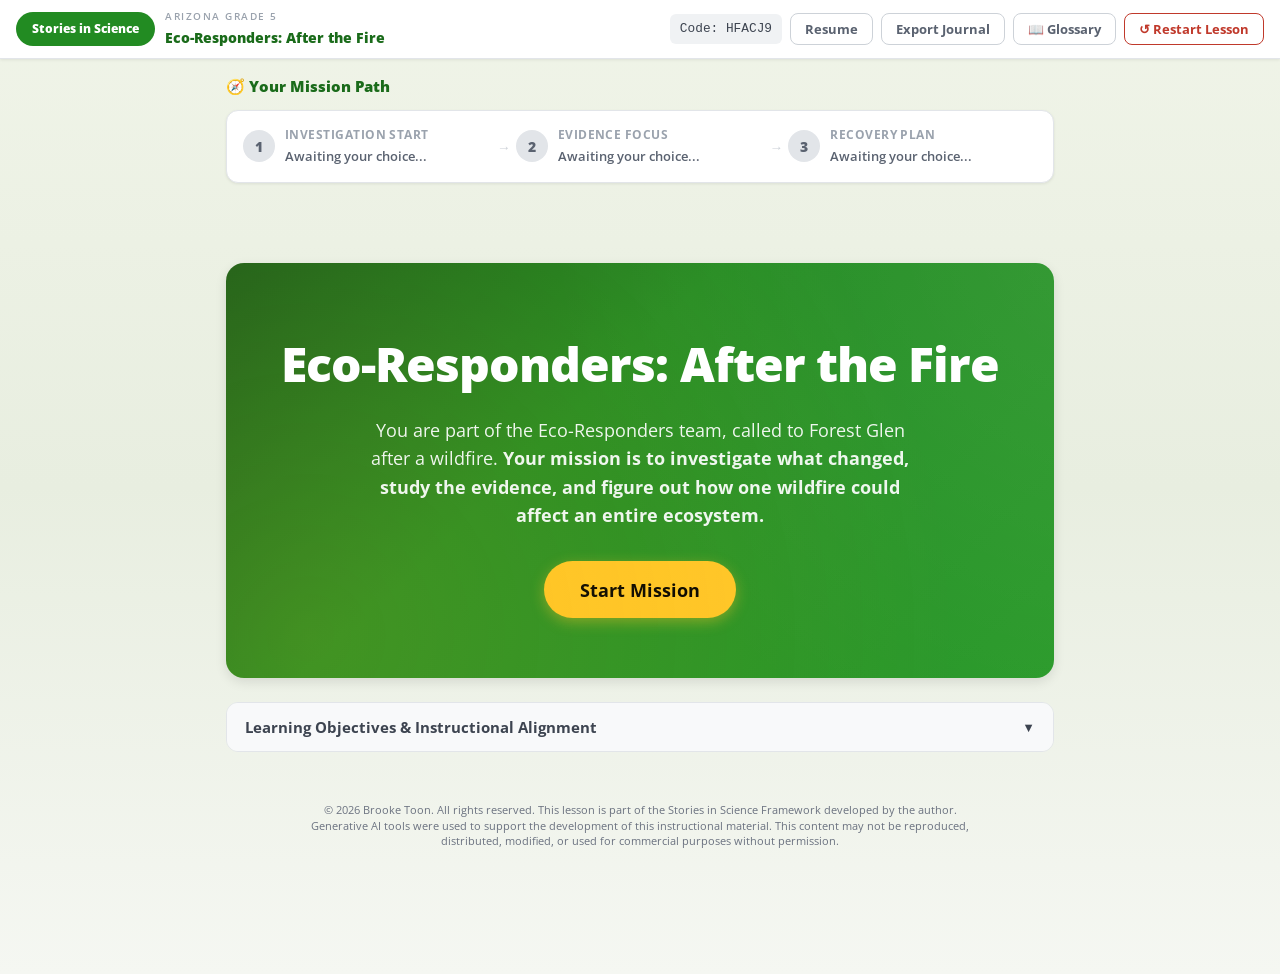
<file: Eco_Responders_no_NOAA_FEMA.html>
<!DOCTYPE html>

<html lang="en">

<head>

<meta charset="UTF-8">

<meta name="viewport" content="width=device-width, initial-scale=1.0">

<title>Eco-Responders: After the Fire</title>

<link href="https://fonts.googleapis.com/css2?family=Open+Sans:wght@400;600;700;800&display=swap" rel="stylesheet">

<style>

:root {

  --green: #228B22;

  --green-dark: #1a6b1a;

  --green-light: #e8f5e8;

  --blue: #4D6A92;

  --blue-light: #e3eaf3;

  --yellow: #FFC627;

  --yellow-light: #fff8e0;

  --black: #000000;

  --white: #FFFFFF;

  --gray-50: #f8f9fa;

  --gray-100: #f0f2f4;

  --gray-200: #e2e5e9;

  --gray-300: #cdd2d8;

  --gray-400: #9aa2ad;

  --gray-600: #5a6270;

  --gray-700: #3d4450;

  --gray-800: #2a2f38;

  --shadow-sm: 0 1px 3px rgba(0,0,0,0.08);

  --shadow-md: 0 4px 12px rgba(0,0,0,0.1);

  --shadow-lg: 0 8px 30px rgba(0,0,0,0.12);

  --radius: 12px;

  --radius-lg: 18px;

}

*, *::before, *::after { box-sizing: border-box; margin: 0; padding: 0; }

html { scroll-behavior: smooth; }

body {

  font-family: 'Open Sans', Arial, sans-serif;

  color: var(--black);

  background: linear-gradient(180deg, #f0f4e8 0%, #e8eee0 50%, #f5f7f2 100%);

  line-height: 1.7;

  font-size: 16px;

  min-height: 100vh;

}

.lesson-container { max-width: 860px; margin: 0 auto; padding: 20px 16px 60px; }

.section { display: none; animation: fadeSlideIn 0.5s ease forwards; }

.section.active { display: block; }

@keyframes fadeSlideIn {

  from { opacity: 0; transform: translateY(20px); }

  to { opacity: 1; transform: translateY(0); }

}

.card { background: var(--white); border-radius: var(--radius-lg); box-shadow: var(--shadow-md); padding: 32px 28px; margin-bottom: 24px; border: 1px solid var(--gray-200); }

.card--hero { background: linear-gradient(135deg, #1a5e1a 0%, #228B22 40%, #2a9a2a 100%); color: var(--white); text-align: center; padding: 60px 36px; border: none; position: relative; overflow: hidden; }

.card--hero::before { content: ''; position: absolute; top: -50%; left: -50%; width: 200%; height: 200%; background: radial-gradient(circle at 30% 70%, rgba(255,198,39,0.15) 0%, transparent 50%), radial-gradient(circle at 80% 20%, rgba(255,255,255,0.08) 0%, transparent 40%); pointer-events: none; }

.card--narrative { border-left: 4px solid var(--green); }

.tts-btn { display: inline-block; }

.card--decision { border-left: 4px solid var(--yellow); background: linear-gradient(135deg, #fffcf0 0%, var(--white) 100%); }

.card--journal { border-left: 4px solid var(--blue); background: linear-gradient(135deg, #f5f8fc 0%, var(--white) 100%); }

.card--challenge { border: 2px dashed var(--yellow); background: var(--yellow-light); }

.title-main { font-size: clamp(2rem, 5vw, 3rem); font-weight: 800; letter-spacing: -0.02em; margin-bottom: 12px; position: relative; }

.title-section { font-size: clamp(1.4rem, 3vw, 1.8rem); font-weight: 700; color: var(--green-dark); margin-bottom: 16px; }

.subtitle { font-size: 1.1rem; opacity: 0.92; max-width: 560px; margin: 0 auto; line-height: 1.6; }

.narrative-text { font-size: 1.05rem; margin-bottom: 14px; color: var(--gray-800); }

.narrative-text:last-child { margin-bottom: 0; }

.dialogue { font-style: italic; color: var(--gray-700); padding-left: 16px; border-left: 3px solid var(--green-light); margin: 14px 0; }

.lesson-image { display: block; width: 100%; max-width: 100%; height: auto; border-radius: var(--radius); margin: 16px 0; box-shadow: var(--shadow-sm); object-fit: cover; }

.lesson-image-small { max-width: 280px; margin-left: auto; margin-right: auto; }

.btn { display: inline-flex; align-items: center; gap: 8px; padding: 14px 28px; border: none; border-radius: 50px; font-family: inherit; font-size: 1rem; font-weight: 700; cursor: pointer; transition: all 0.2s ease; text-decoration: none; }

.btn:hover { transform: translateY(-2px); }

.btn:active { transform: translateY(0); }

.btn--primary { background: var(--green); color: var(--white); box-shadow: 0 4px 14px rgba(34,139,34,0.35); }

.btn--primary:hover { background: var(--green-dark); box-shadow: 0 6px 20px rgba(34,139,34,0.4); }

.btn--secondary { background: var(--white); color: var(--green-dark); border: 2px solid var(--green); }

.btn--secondary:hover { background: var(--green-light); }

.btn--decision { background: var(--white); color: var(--gray-800); border: 2px solid var(--yellow); padding: 18px 24px; width: 100%; text-align: left; border-radius: var(--radius); box-shadow: var(--shadow-sm); }

.btn--decision:hover { border-color: var(--green); background: var(--green-light); box-shadow: var(--shadow-md); }

.btn--back { background: transparent; color: var(--gray-600); border: 1px solid var(--gray-300); padding: 10px 20px; font-size: 0.9rem; }

.btn--back:hover { background: var(--gray-100); }

.btn-row { display: flex; flex-wrap: wrap; gap: 12px; margin-top: 24px; align-items: center; }

.btn-row--right { justify-content: flex-end; }

.btn-row--between { justify-content: space-between; }

.btn-row--center { justify-content: center; }

.tts-btn { background: var(--gray-100); border: 1px solid var(--gray-300); border-radius: 20px; padding: 6px 12px; font-size: 0.8rem; cursor: pointer; margin-bottom: 12px; color: var(--gray-700); font-weight: 600; transition: all 0.2s ease; }

.tts-btn:hover { background: var(--gray-200); }

.decision-grid { display: grid; gap: 12px; margin: 20px 0; }

.decision-question { font-size: 1.2rem; font-weight: 700; color: var(--gray-800); margin-bottom: 16px; }

.journal-label { display: flex; align-items: center; gap: 8px; font-weight: 700; color: var(--blue); margin-bottom: 8px; font-size: 1rem; }

.journal-prompt { font-size: 1rem; color: var(--gray-700); margin-bottom: 12px; }

.journal-textarea { width: 100%; min-height: 120px; padding: 14px 16px; border: 2px solid var(--gray-200); border-radius: var(--radius); font-family: inherit; font-size: 1rem; line-height: 1.6; resize: vertical; transition: border-color 0.2s; background: var(--white); color: var(--gray-800); }

.journal-textarea:focus { outline: none; border-color: var(--blue); box-shadow: 0 0 0 3px rgba(77,106,146,0.15); }

.save-indicator { font-size: 0.85rem; color: var(--gray-400); margin-top: 6px; min-height: 20px; }

.save-indicator.saved { color: var(--green); }

.expandable { border: 1px solid var(--gray-200); border-radius: var(--radius); margin-bottom: 12px; overflow: hidden; background: var(--white); }

.expandable-header { display: flex; align-items: center; justify-content: space-between; padding: 14px 18px; cursor: pointer; font-weight: 700; color: var(--gray-700); background: var(--gray-50); border: none; width: 100%; text-align: left; font-family: inherit; font-size: 0.95rem; transition: background 0.2s; }

.expandable-header:hover { background: var(--gray-100); }

.expandable-arrow { transition: transform 0.3s; font-size: 0.8rem; }

.expandable.open .expandable-arrow { transform: rotate(180deg); }

.expandable-body { max-height: 0; overflow: hidden; transition: max-height 0.4s ease; }

.expandable.open .expandable-body { max-height: 2000px; }

.expandable-content { padding: 16px 18px; font-size: 0.95rem; color: var(--gray-700); line-height: 1.7; }

.expandable-content p { margin-bottom: 10px; }

.expandable-content ul { padding-left: 20px; margin-bottom: 10px; }

.expandable-content li { margin-bottom: 6px; }

    /* ── Instructional Alignment professional grid layout ── */
    .align-overview {
      font-size: 0.95rem; color: var(--gray-700); line-height: 1.75;
      margin-bottom: 20px; padding-bottom: 16px;
      border-bottom: 1px solid var(--gray-200);
    }
    .align-section-label {
      font-size: 9px; font-weight: 800; letter-spacing: 0.14em;
      text-transform: uppercase; color: var(--green-dark);
      margin-bottom: 10px; display: flex; align-items: center; gap: 6px;
    }
    .align-section-label::after {
      content: ''; flex: 1; height: 1px; background: var(--gray-200);
    }
    .align-objectives-grid {
      display: grid; grid-template-columns: repeat(3, 1fr);
      gap: 10px; margin-bottom: 18px;
    }
    .align-obj-card {
      background: var(--green-light);
      border: 1px solid rgba(34,139,34,0.25);
      border-radius: var(--radius); padding: 14px 16px;
    }
    .align-obj-num {
      width: 26px; height: 26px; border-radius: 50%;
      background: var(--green); color: #fff;
      font-size: 12px; font-weight: 800;
      display: flex; align-items: center; justify-content: center;
      margin-bottom: 10px;
    }
    .align-obj-text {
      font-size: 13.5px; color: var(--gray-800); line-height: 1.65;
    }
    .align-meta-grid {
      display: grid; grid-template-columns: repeat(3, 1fr);
      gap: 10px; margin-bottom: 18px;
    }
    .align-meta-card {
      background: var(--white); border: 1px solid var(--gray-200);
      border-radius: var(--radius); padding: 14px 16px;
    }
    .align-meta-heading {
      font-size: 10px; font-weight: 800; letter-spacing: 0.10em;
      text-transform: uppercase; color: var(--green-dark); margin-bottom: 7px;
    }
    .align-meta-body {
      font-size: 13px; color: var(--gray-700); line-height: 1.65;
    }
    .align-sins-card {
      background: var(--yellow-light);
      border: 1px solid rgba(255,198,39,0.5);
      border-left: 4px solid var(--yellow);
      border-radius: var(--radius); padding: 14px 18px;
    }
    .align-sins-heading {
      font-size: 10px; font-weight: 800; letter-spacing: 0.10em;
      text-transform: uppercase; color: #92400e; margin-bottom: 7px;
    }
    .align-sins-body {
      font-size: 13.5px; color: var(--gray-700); line-height: 1.65;
    }
    @media (max-width: 680px) {
      .align-objectives-grid { grid-template-columns: 1fr 1fr; }
      .align-meta-grid        { grid-template-columns: 1fr; }
    }
    @media (max-width: 420px) {
      .align-objectives-grid { grid-template-columns: 1fr; }
    }

.plan-grid { display: grid; grid-template-columns: repeat(auto-fit, minmax(220px, 1fr)); gap: 16px; margin: 20px 0; }

.plan-card { background: var(--white); border: 2px solid var(--gray-200); border-radius: var(--radius); padding: 20px; cursor: pointer; transition: all 0.2s; }

.plan-card:hover { border-color: var(--green); box-shadow: var(--shadow-md); }

.plan-card.selected { border-color: var(--green); background: var(--green-light); }

.plan-card h4 { color: var(--green-dark); margin-bottom: 6px; font-size: 1.1rem; }

.plan-card .plan-summary { color: var(--gray-700); font-size: 0.95rem; margin-bottom: 8px; }

.plan-card .plan-science { color: var(--gray-400); font-size: 0.85rem; font-style: italic; }

.interactive-embed { border: 1px solid var(--gray-200); border-radius: var(--radius); overflow: hidden; margin: 20px 0; background: var(--white); }

.interactive-embed iframe { width: 100%; height: 700px; border: none; }

.feedback-embed iframe { height: 900px; }

.resume-bar { position: fixed; top: 0; left: 0; right: 0; background: var(--white); border-bottom: 1px solid var(--gray-200); padding: 8px 16px; display: flex; align-items: center; justify-content: space-between; gap: 12px; z-index: 100; box-shadow: var(--shadow-sm); flex-wrap: wrap; }

.resume-bar .brand { font-weight: 800; color: var(--green-dark); font-size: 0.9rem; white-space: nowrap; display: flex; align-items: center; gap: 10px; }

.resume-bar .brand .brand-pill { background: var(--green); color: var(--white); font-weight: 800; font-size: 0.78rem; padding: 6px 16px; border-radius: 50px; white-space: nowrap; flex-shrink: 0; }
.resume-bar .brand .sins-badge { background: #E87722; color: #fff; font-weight: 900; font-size: 0.75rem; border-radius: 50%; width: 36px; height: 36px; display: flex; align-items: center; justify-content: center; flex-shrink: 0; letter-spacing: 0.5px; }
.resume-bar .brand .brand-text { display: flex; flex-direction: column; }
.resume-bar .brand .brand-text .brand-series { font-size: 0.65rem; font-weight: 600; letter-spacing: 1.5px; text-transform: uppercase; color: var(--gray-400); }
.resume-bar .brand .brand-text .brand-title { font-weight: 800; color: var(--green-dark); font-size: 0.9rem; }

.resume-bar .actions { display: flex; gap: 8px; align-items: center; flex-wrap: wrap; }

.resume-bar .btn { padding: 6px 14px; font-size: 0.8rem; border-radius: 8px; }

.resume-code-display { font-family: monospace; background: var(--gray-100); padding: 4px 10px; border-radius: 6px; font-size: 0.8rem; color: var(--gray-700); }

.timer-display { font-family: 'Open Sans', Arial, sans-serif; background: var(--green-light); padding: 4px 10px; border-radius: 6px; font-size: 0.8rem; font-weight: 700; color: var(--green-dark); white-space: nowrap; }

.progress-wrap { height: 4px; background: var(--gray-200); position: fixed; top: 48px; left: 0; right: 0; z-index: 99; }

.progress-fill { height: 100%; background: linear-gradient(90deg, var(--green), var(--yellow)); transition: width 0.4s ease; border-radius: 0 2px 2px 0; }

.decision-tracker { margin: 74px auto 12px; max-width: 860px; padding: 0 16px; }

.decision-tracker-title { font-weight: 800; color: var(--green-dark); margin-bottom: 10px; font-size: 0.95rem; }

.decision-tracker-path { display: flex; align-items: stretch; gap: 0; background: var(--white); border: 1px solid var(--gray-200); border-radius: var(--radius); padding: 14px 16px; box-shadow: var(--shadow-sm); }

.tracker-step { display: flex; align-items: center; gap: 10px; flex: 1; min-width: 0; }

.tracker-step-icon { width: 32px; height: 32px; border-radius: 50%; background: var(--gray-200); color: var(--gray-600); display: flex; align-items: center; justify-content: center; font-weight: 800; font-size: 0.85rem; flex-shrink: 0; transition: all 0.3s ease; }

.tracker-step-icon.completed { background: var(--green); color: var(--white); }

.tracker-step-body { min-width: 0; }

.tracker-step-label { font-size: 0.72rem; font-weight: 700; color: var(--gray-400); text-transform: uppercase; letter-spacing: 0.04em; margin-bottom: 1px; }

.tracker-step-value { font-size: 0.82rem; color: var(--gray-600); font-weight: 600; white-space: nowrap; overflow: hidden; text-overflow: ellipsis; }

.tracker-step-value.chosen { color: var(--green-dark); }

.tracker-connector { width: 24px; min-width: 24px; display: flex; align-items: center; justify-content: center; color: var(--gray-300); font-size: 0.85rem; flex-shrink: 0; }

.tracker-connector::after { content: '→'; color: var(--gray-300); font-weight: 700; }

@media (max-width: 700px) {

  .decision-tracker-path { flex-direction: column; gap: 8px; }

  .tracker-connector { width: 100%; min-width: unset; height: 16px; justify-content: flex-start; padding-left: 14px; }

  .tracker-connector::after { content: '↓'; }

  .tracker-step-value { white-space: normal; }

}

.lesson-container { padding-top: 68px; }

.modal-overlay { position: fixed; inset: 0; background: rgba(0,0,0,0.5); display: flex; align-items: center; justify-content: center; z-index: 200; display: none; }

.modal-overlay.active { display: flex; }

.modal { background: var(--white); border-radius: var(--radius-lg); padding: 32px; max-width: 440px; width: 90%; box-shadow: var(--shadow-lg); }

.modal h3 { margin-bottom: 16px; color: var(--green-dark); }

.modal input[type="text"] { width: 100%; padding: 12px 14px; border: 2px solid var(--gray-200); border-radius: var(--radius); font-family: monospace; font-size: 1.1rem; margin-bottom: 16px; text-align: center; letter-spacing: 2px; }

.modal input[type="text"]:focus { outline: none; border-color: var(--blue); }

@media (max-width: 600px) {

  .card { padding: 22px 18px; }

  .card--hero { padding: 40px 22px; }

  .plan-grid { grid-template-columns: 1fr; }

  .btn-row { flex-direction: column; }

  .btn-row .btn { width: 100%; justify-content: center; }

  .resume-bar { padding: 6px 10px; }

}

/* ===== DECISION POINT 2 CARD ===== */

.dp2-card {

  background: var(--white);

  border-radius: var(--radius-lg);

  box-shadow: var(--shadow-md);

  padding: 32px 28px;

  margin-bottom: 24px;

  border: 1px solid var(--gray-200);

}

.dp2-eyebrow {

  font-size: 0.72rem;

  font-weight: 700;

  letter-spacing: 0.1em;

  text-transform: uppercase;

  color: var(--gray-400);

  margin-bottom: 10px;

}

.dp2-heading {

  font-size: clamp(1.3rem, 3vw, 1.75rem);

  font-weight: 800;

  color: var(--gray-800);

  margin-bottom: 10px;

  letter-spacing: -0.01em;

}

.dp2-description {

  font-size: 1rem;

  color: var(--gray-600);

  margin-bottom: 24px;

  line-height: 1.65;

}

.dp2-options { display: flex; flex-direction: column; gap: 10px; }

.dp2-option {

  display: flex;

  align-items: center;

  gap: 16px;

  background: var(--white);

  border: 1px solid var(--gray-200);

  border-radius: var(--radius);

  padding: 16px 18px;

  cursor: pointer;

  transition: all 0.2s ease;

  text-align: left;

  font-family: inherit;

  width: 100%;

  box-shadow: var(--shadow-sm);

}

.dp2-option:hover { box-shadow: var(--shadow-md); transform: translateY(-1px); }

.dp2-option[data-report="human"]:hover  { border-color: #c0583f; background: #faf0ed; }

.dp2-option[data-report="eco"]:hover    { border-color: var(--green); background: var(--green-light); }

.dp2-option[data-report="combined"]:hover { border-color: var(--blue); background: var(--blue-light); }

.dp2-option-icon {

  font-size: 1.4rem;

  width: 44px; height: 44px;

  border-radius: 10px;

  background: var(--gray-100);

  display: flex; align-items: center; justify-content: center;

  flex-shrink: 0;

  transition: background 0.2s;

}

.dp2-option[data-report="human"] .dp2-option-icon    { background: #faf0ed; }

.dp2-option[data-report="eco"] .dp2-option-icon      { background: var(--green-light); }

.dp2-option[data-report="combined"] .dp2-option-icon { background: var(--blue-light); }

.dp2-option-body { flex: 1; display: flex; flex-direction: column; gap: 3px; min-width: 0; }

.dp2-option-title { font-weight: 700; font-size: 1rem; color: var(--gray-800); }

.dp2-option-sub { font-size: 0.88rem; color: var(--gray-600); }

.dp2-option-arrow { font-size: 1.1rem; color: var(--gray-400); flex-shrink: 0; transition: transform 0.2s, color 0.2s; }

.dp2-option:hover .dp2-option-arrow { transform: translateX(4px); }

.dp2-option[data-report="human"]:hover .dp2-option-arrow    { color: #c0583f; }

.dp2-option[data-report="eco"]:hover .dp2-option-arrow      { color: var(--green-dark); }

.dp2-option[data-report="combined"]:hover .dp2-option-arrow { color: var(--blue); }

/* ===== REPORT ACCORDION (5A / 5B / 5C) ===== */

.report-interactive {

  border: 1px solid var(--gray-200);

  border-radius: var(--radius-lg);

  background: var(--white);

  box-shadow: var(--shadow-md);

  padding: 24px 24px 20px;

  margin-bottom: 24px;

}

.report-badge-row { display: flex; align-items: center; gap: 10px; margin-bottom: 6px; }

.ri-badge { font-size: 0.7rem; font-weight: 700; letter-spacing: 0.1em; text-transform: uppercase; padding: 4px 10px; border-radius: 4px; }

.ri-badge--human    { background: #faf0ed; color: #c0583f; }

.ri-badge--eco      { background: var(--green-light); color: var(--green-dark); }

.ri-badge--combined { background: var(--blue-light); color: var(--blue); }

.ri-title { font-size: 1.2rem; font-weight: 800; color: var(--gray-800); margin-bottom: 4px; }

.ri-subtitle { font-size: 0.9rem; color: var(--gray-600); margin-bottom: 18px; }

.ri-progress { display: flex; align-items: center; gap: 8px; margin-bottom: 16px; font-size: 0.78rem; font-weight: 700; color: var(--gray-400); text-transform: uppercase; letter-spacing: 0.06em; }

.ri-dots { display: flex; gap: 5px; }

.ri-dot { width: 8px; height: 8px; border-radius: 50%; background: var(--gray-200); transition: background 0.3s; }

.ri-dot.filled--human    { background: #c0583f; }

.ri-dot.filled--eco      { background: var(--green); }

.ri-dot.filled--combined { background: var(--blue); }

.ri-accordion { display: flex; flex-direction: column; gap: 8px; margin-bottom: 0; }

.ri-accordion-item { border: 1.5px solid var(--gray-200); border-radius: var(--radius); overflow: hidden; transition: border-color 0.2s; }

.ri-accordion--human .ri-accordion-item    { color: #c0583f; }

.ri-accordion--eco .ri-accordion-item      { color: var(--green); }

.ri-accordion--combined .ri-accordion-item { color: var(--blue); }

.ri-accordion-item.ri-open { border-color: currentColor; }

.ri-trigger { width: 100%; display: flex; align-items: center; gap: 12px; padding: 13px 15px; background: none; border: none; cursor: pointer; font-family: inherit; font-size: 0.93rem; font-weight: 700; color: var(--gray-800); text-align: left; transition: background 0.15s; }

.ri-trigger:hover { background: var(--gray-50); }

.ri-num { width: 26px; height: 26px; border-radius: 50%; display: flex; align-items: center; justify-content: center; font-size: 0.75rem; font-weight: 800; flex-shrink: 0; }

.ri-num--human    { background: #faf0ed; color: #c0583f; }

.ri-num--eco      { background: var(--green-light); color: var(--green-dark); }

.ri-num--combined { background: var(--blue-light); color: var(--blue); }

.ri-chevron { margin-left: auto; transition: transform 0.25s ease; font-size: 0.8rem; color: var(--gray-400); }

.ri-accordion-item.ri-open .ri-chevron { transform: rotate(180deg); }

.ri-body { max-height: 0; overflow: hidden; transition: max-height 0.35s ease; }

.ri-body-inner { padding: 0 16px 16px 53px; }

.ri-evidence { font-size: 0.92rem; line-height: 1.65; color: var(--gray-700); margin-bottom: 10px; }

.ri-scientist { font-size: 0.83rem; color: var(--gray-600); padding: 8px 12px; border-left: 3px solid var(--gray-200); background: var(--gray-50); border-radius: 0 6px 6px 0; font-style: italic; }

/* ===== PSA OPTIONS ===== */

.psa-option-grid { display:grid; grid-template-columns:repeat(auto-fit, minmax(180px,1fr)); gap:12px; margin:16px 0 18px; }

.psa-option-btn { border:2px solid var(--gray-300); background:var(--white); color:var(--gray-800); border-radius:var(--radius); padding:14px 16px; font:inherit; font-weight:700; cursor:pointer; transition:all .2s ease; text-align:center; }

.psa-option-btn:hover, .psa-option-btn.active { border-color:var(--yellow); background:var(--yellow-light); box-shadow:var(--shadow-sm); }

.psa-response-panel { display:none; margin-top:16px; }

.psa-response-panel.active { display:block; }

.psa-field-label { display:block; font-weight:700; margin:14px 0 8px; color:var(--green-dark); }

.psa-text-input { width:100%; border:1px solid var(--gray-300); border-radius:var(--radius); padding:12px 14px; font:inherit; background:var(--white); }

/* ===== HOTSPOT MAP INTERACTIVE ===== */

.hotspot-map-wrap { position: relative; width: 100%; max-width: 780px; margin: 18px auto; border: 3px solid var(--green); border-radius: var(--radius); overflow: hidden; box-shadow: var(--shadow-md); }

.hotspot-map-wrap img.hotspot-map-img { display: block; width: 100%; height: auto; }

.hotspot-btn { position: absolute; width: clamp(36px, 7vw, 54px); height: clamp(36px, 7vw, 54px); border-radius: 50%; border: 3px solid var(--yellow); background: rgba(255, 198, 39, 0.35); cursor: pointer; transition: transform .25s, box-shadow .25s, background .25s; display: flex; align-items: center; justify-content: center; z-index: 5; }

.hotspot-btn:hover, .hotspot-btn.hs-active { transform: scale(1.18); background: rgba(255, 198, 39, 0.7); box-shadow: 0 0 18px 4px rgba(255,198,39,0.5); }

.hotspot-btn .hs-icon { font-size: clamp(16px, 3.5vw, 26px); line-height: 1; pointer-events: none; }

.hotspot-btn::before { content: ''; position: absolute; inset: -6px; border-radius: 50%; border: 2px solid rgba(255,198,39,0.5); animation: hs-pulse 2s ease-out infinite; }

@keyframes hs-pulse { 0% { transform: scale(1); opacity: 1; } 100% { transform: scale(1.6); opacity: 0; } }

.hotspot-btn.hs-downtown { top: 36%; left: 40%; }

.hotspot-btn.hs-residential { top: 60%; left: 62%; }

.hotspot-btn.hs-forest { top: 60%; left: 18%; }

.hs-info-panel { display: none; position: absolute; top: 50%; left: 50%; transform: translate(-50%, -50%); width: min(88%, 440px); max-width: 440px; max-height: 88%; background: var(--white); border: 3px solid var(--green); border-radius: var(--radius-lg); box-shadow: var(--shadow-lg); z-index: 20; overflow: hidden; overflow-y: auto; animation: hs-fadeIn .3s ease; }

.hs-info-panel.hs-show { display: block; }

.hs-overlay { display: none; position: absolute; inset: 0; background: rgba(0,0,0,.35); z-index: 15; }

.hs-overlay.hs-show { display: block; }

@keyframes hs-fadeIn { from { opacity: 0; transform: translate(-50%, -45%); } to { opacity: 1; transform: translate(-50%, -50%); } }

.hs-info-panel img { width: 100%; height: 200px; object-fit: cover; display: block; }

.hs-info-body { padding: 14px 18px 18px; }

.hs-info-body h3 { font-size: 1.1rem; color: var(--green-dark); margin-bottom: 6px; }

.hs-info-body p { font-size: 0.92rem; line-height: 1.55; color: var(--gray-700); margin-bottom: 10px; }

.hs-clue-box { background: var(--green-light); border-left: 4px solid var(--green); padding: 10px 14px; border-radius: 0 8px 8px 0; }

.hs-clue-box strong { color: var(--green-dark); font-size: 0.88rem; }

.hs-clue-box span { font-size: 0.88rem; color: var(--gray-700); }

.hs-close-btn { position: absolute; top: 8px; right: 10px; width: 32px; height: 32px; border-radius: 50%; border: 2px solid var(--green); background: rgba(0,0,0,.55); color: var(--white); font-size: 18px; font-weight: 700; cursor: pointer; display: flex; align-items: center; justify-content: center; z-index: 25; transition: background .2s; }

.hs-close-btn:hover { background: rgba(34,139,34,.6); }

.hs-instructions { text-align: center; margin: 12px 0 14px; font-size: clamp(0.8rem, 2vw, 0.95rem); color: var(--gray-600); }

.hs-instructions span { color: var(--green-dark); font-weight: 600; }

.hotspot-btn.hs-visited { border-color: var(--green); background: rgba(34,139,34,0.25); }

.hotspot-btn.hs-visited::before { border-color: rgba(34,139,34,0.4); }

/* ── NOAA Chart Controls ── */

#noaaChartControls {

  background: #f4f9f6; border: 1px solid #d8e8df;

  border-radius: 10px; padding: 12px 14px; margin-bottom: 10px;

}

.noaa-ctrl-row { display: flex; align-items: center; gap: 8px; flex-wrap: wrap; }

.noaa-ctrl-row + .noaa-ctrl-row { margin-top: 8px; }

.noaa-ctrl-label { font-weight: 700; color: #24423d; font-size: 0.88rem; white-space: nowrap; }

.noaa-year-select {

  appearance: none;

  background: var(--white) url("data:image/svg+xml,%3Csvg xmlns='http://www.w3.org/2000/svg' width='10' height='6'%3E%3Cpath d='M0 0l5 6 5-6z' fill='%23356257'/%3E%3C/svg%3E") no-repeat right 10px center;

  border: 2px solid #b8d8cc; border-radius: 8px;

  padding: 6px 30px 6px 12px; font-family: inherit;

  font-size: 0.88rem; font-weight: 700; color: #1f4a43;

  cursor: pointer; transition: border-color 0.2s; min-width: 80px;

}

.noaa-year-select:focus { outline: none; border-color: #356257; }

.noaa-arrow { font-size: 1rem; color: #356257; font-weight: 700; flex-shrink: 0; }

.noaa-view-badge {

  font-size: 0.75rem; font-weight: 700;

  border-radius: 20px; padding: 3px 10px; white-space: nowrap; transition: all 0.25s;

}

.noaa-view-badge.yearly { background: #e3edf5; color: #2b5f87; }

.noaa-view-badge.monthly { background: #d6ede6; color: #1f5c4c; }

.noaa-compare-label {

  display: flex; align-items: center; gap: 8px; cursor: pointer;

  font-size: 0.88rem; color: #24423d; font-weight: 700; user-select: none;

}

#noaaCompareToggle { width: 15px; height: 15px; accent-color: #356257; cursor: pointer; flex-shrink: 0; }

#noaaLegend { display: none; margin-top: 8px; gap: 18px; justify-content: center; flex-wrap: wrap; }

.noaa-legend-item { display: flex; align-items: center; gap: 6px; font-size: 0.83rem; font-weight: 700; }

.noaa-legend-item .swatch { display: inline-block; width: 22px; height: 3px; border-radius: 2px; }

.noaa-legend-item.forest { color: #1f4a43; }

.noaa-legend-item.forest .swatch { background: #2e7d6e; }

.noaa-legend-item.maple  { color: #7a5c2e; }

.noaa-legend-item.maple  .swatch { background: #c4860a; }

.noaa-panel-grid { display: grid; grid-template-columns: 1.2fr 1fr; gap: 16px; align-items: start; }

@media (max-width: 660px) { .noaa-panel-grid { grid-template-columns: 1fr; } }

/* ── Forest Glen Field Investigation ── */

/* ── Forest Glen: section show/hide ── */

.fg-lesson-section { display: none; }

.fg-lesson-section.active { display: block; }

n-bottom: 14px;

    }

    /* ============================================================

       NAVIGATION BUTTONS

    ============================================================ */

    .fg-nav-row {

      display: flex;

      gap: 12px;

      flex-wrap: wrap;

      margin-top: 24px;

      align-items: center;

      justify-content: space-between;

    }

    .fg-btn {

      display: inline-flex;

      align-items: center;

      gap: 7px;

      padding: 11px 22px;

      border-radius: 30px;

      font-family: 'Open Sans', Arial, sans-serif;

      font-size: 15px;

      font-weight: 800;

      cursor: pointer;

      border: none;

      transition: transform 0.15s, box-shadow 0.15s;

      text-decoration: none;

    }

    .fg-btn:active { transform: scale(0.97); }

    .fg-btn-primary {

      background: var(--orange);

      color: #fff;

      box-shadow: 0 4px 14px rgba(245,166,35,0.4);

    }

    .fg-btn-primary:hover {

      background: var(--orange-dark);

      box-shadow: 0 6px 18px rgba(200,125,14,0.45);

    }

    .fg-btn-secondary {

      background: var(--smoke);

      color: var(--text);

      border: 1.5px solid var(--border);

    }

    .fg-btn-secondary:hover { background: #ebe6de; }

    .fg-btn-forest  { background: #2d6a4f; color: #fff; box-shadow: 0 4px 14px rgba(45,106,79,0.35); }

    .fg-btn-forest:hover { background: #1b4332; }

    .fg-btn-town    { background: #3a86d8; color: #fff; box-shadow: 0 4px 14px rgba(58,134,216,0.35); }

    .fg-btn-town:hover   { background: #2563a8; }

    .fg-btn-home    { background: #b5541d; color: #fff; box-shadow: 0 4px 14px rgba(181,84,29,0.35); }

    .fg-btn-home:hover   { background: #8c3d12; }

    /* Back to map button — compact */

    .fg-btn-back {

      background: transparent;

      color: var(--muted);

      border: 1.5px solid var(--border);

      font-size: 13px;

      padding: 7px 16px;

    }

    .fg-btn-back:hover { background: #f0ede8; color: var(--text); }

    /* ============================================================

       INFO BOX (intro sections)

    ============================================================ */

    .info-box {

      background: var(--green-light);

      border-left: 5px solid var(--green);

      border-radius: 0 var(--radius) var(--radius) 0;

      padding: 14px 18px;

      margin: 18px 0;

      font-size: 15px;

      line-height: 1.7;

      color: #1a4a30;

    }

    .info-box strong { display: block; font-size: 13px; text-transform: uppercase; letter-spacing: 0.4px; color: #2d6a4f; margin-bottom: 4px; }

    /* ============================================================

       VOCAB CARDS

    ============================================================ */

    .vocab-grid {

      display: grid;

      grid-template-columns: repeat(auto-fit, minmax(180px, 1fr));

      gap: 12px;

      margin: 18px 0;

    }

    .vocab-card {

      background: #fff8ee;

      border: 1.5px solid #f5d68a;

      border-radius: var(--radius);

      padding: 14px 16px;

    }

    .vocab-card .word {

      font-size: 15px;

      font-weight: 800;

      color: var(--orange-dark);

      margin-bottom: 4px;

    }

    .vocab-card .def {

      font-size: 13px;

      color: var(--muted);

      line-height: 1.6;

    }

    /* ============================================================

       TRANSITION PROMPT BANNER

    ============================================================ */

    .prompt-banner {

      background: #fff8e7;

      border-left: 5px solid var(--orange);

      border-radius: 0 var(--radius) var(--radius) 0;

      padding: 12px 18px;

      font-size: 16px;

      font-weight: 700;

      color: #7a4500;

      margin-bottom: 20px;

    }

    /* ============================================================

       MAP WRAPPER — keeps hotspots glued to the image

    ============================================================ */

    .map-wrapper {

      position: relative;

      display: block;

      width: 100%;

      margin: 0 auto;

      /* Fallback background if image fails to load */

      background: #c8d8b0;

      border-radius: var(--radius);

      overflow: visible; /* allow popups to overflow outside image edge */

    }

    .map-wrapper img {

      width: 100%;

      height: auto;

      display: block;

      border-radius: var(--radius);

      /* Fallback colour so image container is always visible */

      background: #c8d8b0;

      min-height: 200px;

    }

    /* Image placeholder shown while images are absent */

    .map-wrapper .img-placeholder {

      width: 100%;

      min-height: 340px;

      border-radius: var(--radius);

      display: flex;

      flex-direction: column;

      align-items: center;

      justify-content: center;

      font-size: 15px;

      font-weight: 700;

      color: rgba(0,0,0,0.45);

      gap: 10px;

    }

    .map-wrapper .img-placeholder span { font-size: 48px; }

    /* ============================================================

       HOTSPOT BUTTONS (map nav + investigation clues)

    ============================================================ */

    .hotspot {

      position: absolute;

      width: 48px;

      height: 48px;

      border-radius: 50%;

      border: 3px solid #fff;

      cursor: pointer;

      transform: translate(-50%, -50%);

      display: flex;

      align-items: center;

      justify-content: center;

      font-size: 20px;

      transition: transform 0.2s ease, box-shadow 0.2s ease;

      z-index: 10;

      /* Minimum touch target */

      min-width: 48px;

      min-height: 48px;

      padding: 0;

      line-height: 1;

    }

    .hotspot:focus { outline: 3px solid #fff; outline-offset: 2px; }

    .hotspot:hover,

    .hotspot:focus-visible {

      transform: translate(-50%, -50%) scale(1.18);

    }

    /* ---- Nav hotspots (on the overview map) ---- */

    .hotspot.nav-hotspot {

      background: rgba(245, 166, 35, 0.92);

      box-shadow: 0 0 0 5px rgba(245,166,35,0.35), 0 4px 14px rgba(0,0,0,0.35);

      animation: pulse-glow 2.2s infinite ease-in-out;

    }

    @keyframes pulse-glow {

      0%,100% { box-shadow: 0 0 0 5px rgba(245,166,35,0.35), 0 4px 14px rgba(0,0,0,0.35); }

      50%      { box-shadow: 0 0 0 12px rgba(245,200,50,0.45), 0 4px 18px rgba(0,0,0,0.4); }

    }

    .hotspot.nav-hotspot:hover,

    .hotspot.nav-hotspot:focus-visible {

      animation: none;

      box-shadow: 0 0 0 12px rgba(245,200,50,0.5), 0 6px 20px rgba(0,0,0,0.4);

    }

    /* ---- Investigation clue hotspots ---- */

    .hotspot.clue-hotspot {

      background: rgba(58,134,216,0.88);

      box-shadow: 0 0 0 5px rgba(58,134,216,0.3), 0 4px 14px rgba(0,0,0,0.3);

    }

    .hotspot.clue-hotspot:hover,

    .hotspot.clue-hotspot:focus-visible {

      box-shadow: 0 0 0 10px rgba(58,134,216,0.4), 0 6px 20px rgba(0,0,0,0.35);

    }

    .hotspot.clue-hotspot.active-clue {

      background: rgba(245,166,35,0.95);

      box-shadow: 0 0 0 8px rgba(245,166,35,0.45), 0 4px 16px rgba(0,0,0,0.35);

    }

    /* Hotspot label (shown under nav hotspots) */

    .hotspot-label {

      position: absolute;

      bottom: -26px;

      left: 50%;

      transform: translateX(-50%);

      white-space: nowrap;

      font-family: 'Open Sans', Arial, sans-serif;

      font-size: 11px;

      font-weight: 800;

      background: rgba(0,0,0,0.7);

      color: #fff;

      padding: 2px 8px;

      border-radius: 8px;

      pointer-events: none;

      letter-spacing: 0.2px;

    }

    /* ============================================================

       INVESTIGATION POPUP / TOOLTIP

    ============================================================ */

    .inv-popup {

      display: none;

      position: absolute;

      z-index: 40;

      background: #fff;

      border: 2px solid var(--orange);

      border-radius: var(--radius);

      padding: 16px 18px 14px;

      width: min(270px, 82vw);

      box-shadow: 0 8px 28px rgba(0,0,0,0.22);

      /*

        Default: appear above the hotspot.

        JS will flip to below if too close to top edge.

      */

      transform: translate(-50%, calc(-100% - 22px));

      pointer-events: none;

    }

    .inv-popup.visible {

      display: block;

      pointer-events: auto;

      animation: pop-in 0.18s ease;

    }

    @keyframes pop-in {

      from { opacity: 0; transform: translate(-50%, calc(-100% - 28px)) scale(0.92); }

      to   { opacity: 1; transform: translate(-50%, calc(-100% - 22px)) scale(1); }

    }

    /* Flip variant: shows below the hotspot */

    .inv-popup.flip-down {

      transform: translate(-50%, 22px);

    }

    .inv-popup.flip-down.visible {

      animation: pop-in-down 0.18s ease;

    }

    @keyframes pop-in-down {

      from { opacity: 0; transform: translate(-50%, 28px) scale(0.92); }

      to   { opacity: 1; transform: translate(-50%, 22px) scale(1); }

    }

    /* Small arrow tip */

    .inv-popup::before {

      content: '';

      position: absolute;

      bottom: -10px; left: 50%;

      transform: translateX(-50%);

      border: 5px solid transparent;

      border-top-color: var(--orange);

    }

    .inv-popup.flip-down::before {

      bottom: auto; top: -10px;

      border-top-color: transparent;

      border-bottom-color: var(--orange);

    }

    .inv-popup h4 {

      font-size: 15px;

      font-weight: 800;

      color: #c05800;

      margin-bottom: 10px;

    }

    .inv-popup .notice,

    .inv-popup .think {

      font-size: 14px;

      line-height: 1.6;

      margin-bottom: 8px;

    }

    .inv-popup .notice strong,

    .inv-popup .think strong {

      display: block;

      font-size: 11px;

      text-transform: uppercase;

      letter-spacing: 0.5px;

      color: #999;

      margin-bottom: 3px;

      font-weight: 800;

    }

    .inv-popup .think { background: #fff8e7; border-radius: 8px; padding: 8px 10px; }

    .inv-popup .close-popup {

      display: block;

      margin: 10px auto 0;

      padding: 6px 20px;

      background: var(--orange);

      color: #fff;

      border: none;

      border-radius: 20px;

      font-family: 'Open Sans', Arial, sans-serif;

      font-size: 13px;

      font-weight: 800;

      cursor: pointer;

      transition: background 0.15s;

    }

    .inv-popup .close-popup:hover { background: var(--orange-dark); }

    /* ============================================================

       INVESTIGATION SECTION SHARED

    ============================================================ */

    .investigation-section .fg-section-card { padding-bottom: 28px; }

    .clue-count {

      display: inline-flex;

      align-items: center;

      gap: 6px;

      background: #e8f5e9;

      border: 1.5px solid #a5d6a7;

      border-radius: 20px;

      padding: 4px 14px;

      font-size: 13px;

      font-weight: 700;

      color: #2e7d32;

      margin-bottom: 16px;

    }

    .clue-count .dot {

      width: 8px; height: 8px;

      border-radius: 50%;

      background: var(--green);

      flex-shrink: 0;

    }

    /* ============================================================

       JOURNAL PROMPT

    ============================================================ */

    .fg-journal-prompt {

      background: linear-gradient(135deg, #f5f8fc 0%, var(--white) 100%);

      border-left: 4px solid var(--blue);

      border-radius: var(--radius);

      padding: 18px 20px 20px;

      margin-top: 28px;

    }

    .fg-journal-prompt .journal-header {

      font-size: 14px;

      font-weight: 800;

      color: var(--blue);

      text-transform: uppercase;

      letter-spacing: 0.4px;

      margin-bottom: 8px;

    }

    .fg-journal-prompt p {

      font-size: 15px;

      font-weight: 700;

      color: #1a3a6b;

      margin-bottom: 14px;

      line-height: 1.6;

    }

    .fg-journal-prompt textarea {

      width: 100%;

      min-height: 100px;

      border: 2px solid #9ec8f0;

      border-radius: var(--radius);

      padding: 10px 14px;

      font-family: 'Open Sans', Arial, sans-serif;

      font-size: 15px;

      resize: vertical;

      color: var(--text);

      background: #fff;

      transition: border-color 0.15s;

    }

    .fg-journal-prompt textarea:focus {

      outline: none;

      border-color: var(--blue);

      box-shadow: 0 0 0 3px rgba(58,134,216,0.15);

    }

    .fg-journal-prompt textarea::placeholder { color: #aac5e0; }

    /* ============================================================

       COMPLETION STAMP

    ============================================================ */

    .completion-stamp {

      display: none;

      background: var(--green-light);

      border: 2px solid var(--green);

      border-radius: var(--radius);

      padding: 12px 18px;

      margin-top: 14px;

      font-size: 14px;

      font-weight: 700;

      color: #1a4a2e;

      gap: 10px;

      align-items: center;

    }

    .completion-stamp.show { display: flex; }

    /* ============================================================

       SECTION COMPLETE BANNER (on map page)

    ============================================================ */

    .region-status {

      display: flex;

      flex-wrap: wrap;

      gap: 10px;

      margin-top: 18px;

    }

    .region-chip {

      display: inline-flex;

      align-items: center;

      gap: 6px;

      padding: 6px 14px;

      border-radius: 20px;

      font-size: 13px;

      font-weight: 700;

      border: 2px solid var(--border);

      color: var(--muted);

      background: #f7f5f2;

      transition: background 0.3s, color 0.3s, border-color 0.3s;

    }

    .region-chip.done {

      background: var(--green-light);

      border-color: var(--green);

      color: #1a4a2e;

    }

    .region-chip .chip-dot {

      width: 8px; height: 8px;

      border-radius: 50%;

      background: var(--border);

      flex-shrink: 0;

      transition: background 0.3s;

    }

    .region-chip.done .chip-dot { background: var(--green); }

    /* ============================================================

       RESPONSIVE TWEAKS

    ============================================================ */

    @media (max-width: 480px) {

      .fg-section-card { padding: 20px 16px 24px; }

      .fg-nav-row { gap: 8px; }

      .fg-btn { font-size: 14px; padding: 10px 18px; }

    }

  

/* ── Lesson Eyebrow (Stories in Science banner) ── */

</style>

</head>

<body>

<!-- Resume Bar -->

<div class="resume-bar">

  <div class="brand">
    <span class="brand-pill">Stories in Science</span>
    <div class="brand-text">
      <span class="brand-series">Arizona Grade 5</span>
      <span class="brand-title">Eco-Responders: After the Fire</span>
    </div>
  </div>
  <div class="actions">

    <span class="resume-code-display" id="resumeCodeDisplay" title="Your resume code"></span>

    <span class="timer-display" id="timerDisplay" title="Time on mission" style="display:none;">⏱ 00:00</span>

    <button class="btn btn--back" onclick="showResumeModal()">Resume</button>

    <button class="btn btn--back" onclick="showExportModal()">Export Journal</button>

    <button class="btn btn--back" onclick="showGlossaryModal()">📖 Glossary</button>

    <button class="btn btn--back" onclick="showRestartModal()" style="border-color:#c0392b;color:#c0392b;">↺ Restart Lesson</button>
  </div>

</div>

<div class="progress-wrap"><div class="progress-fill" id="progressBar"></div></div>

<div class="decision-tracker" id="decisionTracker">

  <div class="decision-tracker-title">🧭 Your Mission Path</div>

  <div class="decision-tracker-path">

    <div class="tracker-step" id="tracker-step-dp1">

      <div class="tracker-step-icon" id="tracker-icon-dp1">1</div>

      <div class="tracker-step-body">

        <div class="tracker-step-label">Investigation Start</div>

        <div class="tracker-step-value" id="tracker-dp1">Awaiting your choice...</div>

      </div>

    </div>

    <div class="tracker-connector"></div>

    <div class="tracker-step" id="tracker-step-dp2">

      <div class="tracker-step-icon" id="tracker-icon-dp2">2</div>

      <div class="tracker-step-body">

        <div class="tracker-step-label">Evidence Focus</div>

        <div class="tracker-step-value" id="tracker-dp2">Awaiting your choice...</div>

      </div>

    </div>

    <div class="tracker-connector"></div>

    <div class="tracker-step" id="tracker-step-plan">

      <div class="tracker-step-icon" id="tracker-icon-plan">3</div>

      <div class="tracker-step-body">

        <div class="tracker-step-label">Recovery Plan</div>

        <div class="tracker-step-value" id="tracker-plan">Awaiting your choice...</div>

      </div>

    </div>

  </div>

</div>

<!-- Resume Modal -->

<div class="modal-overlay" id="resumeModal">

  <div class="modal">

    <h3>Resume Your Mission</h3>

    <p style="margin-bottom:14px;color:var(--gray-600);">Enter your resume code to pick up where you left off.</p>

    <input type="text" id="resumeInput" placeholder="Enter code" maxlength="8">

    <div class="btn-row">

      <button class="btn btn--primary" onclick="loadResumeCode()">Resume</button>

      <button class="btn btn--secondary" onclick="closeResumeModal()">Cancel</button>

    </div>

    <p id="resumeError" style="color:red;font-size:0.85rem;margin-top:10px;"></p>

  </div>

</div>

<div class="modal-overlay" id="restartModal">
  <div class="modal" style="text-align:center;">
    <h3 style="color:#c0392b;">⚠ Restart Lesson?</h3>
    <p style="margin-bottom:24px;color:var(--gray-600);line-height:1.6;">Are you sure you want to restart? Your current progress will be erased.</p>
    <div class="btn-row btn-row--center" style="flex-direction:column;gap:12px;">
      <button class="btn btn--primary" style="background:#c0392b;box-shadow:0 4px 14px rgba(192,57,43,0.35);width:100%;justify-content:center;" onclick="confirmRestart()">Yes, Restart Lesson</button>
      <button class="btn btn--secondary" style="width:100%;justify-content:center;" onclick="closeRestartModal()">No, I do not want to restart the lesson</button>
    </div>
  </div>
</div>
<!-- Glossary Modal -->
<div class="modal-overlay" id="glossaryModal" onclick="handleGlossaryOverlayClick(event)">
  <div class="modal" style="max-width:520px;max-height:80vh;overflow-y:auto;" onclick="event.stopPropagation()">
    <div style="display:flex;align-items:center;justify-content:space-between;margin-bottom:18px;">
      <h3 style="margin:0;">📖 Mission Glossary</h3>
      <button class="btn btn--back" style="padding:4px 12px;font-size:0.8rem;" onclick="closeGlossaryModal()">✕ Close</button>
    </div>
    <p style="margin-bottom:16px;color:var(--gray-600);font-size:0.9rem;">Key terms to know for this mission.</p>
    <div style="display:flex;flex-direction:column;gap:14px;font-size:0.95rem;color:var(--gray-700);line-height:1.6;">
      <div><strong>Fuel-Moisture</strong><br>How much water is stored in plants and soil. When it's low, leaves and branches dry out and burn more easily.</div>
      <div><strong>Red Flag Warning</strong><br>A weather alert from NOAA when hot, dry, and windy conditions make wildfires more likely to spread.</div>
      <div><strong>Defensible Space</strong><br>A safety zone (about 30 feet around a home) kept clear of flammable materials to slow or stop wildfire spread.</div>
      <div><strong>Fire-Resistant Materials</strong><br>Building materials (like stucco or metal roofs) that don't easily burn, protecting homes from embers and heat.</div>
      <div><strong>Feedback Loop</strong><br>When one change causes another that strengthens or weakens the first — for example, fewer trees → hotter ground → more fires.</div>
      <div><strong>Ecosystem Recovery</strong><br>How plants, animals, and soil rebuild after a disturbance like a wildfire.</div>
      <div><strong>FEMA (Federal Emergency Management Agency)</strong><br>The agency that helps people and communities prepare for and recover from natural disasters.</div>
      <div><strong>NOAA (National Oceanic and Atmospheric Administration)</strong><br>The agency that studies Earth's weather and climate to help predict and prevent environmental hazards.</div>
    </div>
  </div>
</div>

<!-- ============ EXPORT FILENAME MODAL ============ -->
<div class="modal-overlay" id="exportModal" onclick="handleExportOverlayClick(event)">
  <div class="modal">
    <h3>💾 Export Your Field Journal</h3>

    <div style="background:var(--gray-100);padding:12px 14px;border-radius:12px;margin-bottom:14px;color:var(--gray-700);line-height:1.45;">
      <p style="margin:0 0 10px 0;">
        <strong>Use your classroom login/study ID as the file name.</strong><br>
        Enter it below. You will upload this Field Journal to your engagement survey.
      </p>
      
      <p style="margin:0;">
        <strong>Forgot your login/study ID?</strong><br>
        Please ask your teacher for help.
      </p>
    </div>

    <p style="margin-bottom:14px;color:var(--gray-600);font-size:0.9rem;">
      <strong>EcoRespondersJournal</strong> will be added automatically to the end of the filename.
    </p>

    <label style="display:block;font-weight:700;margin-bottom:6px;color:var(--gray-700);font-size:0.9rem;">
      Study ID or name:
    </label>

    <input type="text" id="exportNameInput"
      placeholder="e.g. SIS-001 or Jordan"
      maxlength="40"
      style="font-family:inherit;letter-spacing:normal;text-align:left;"
      oninput="updateExportPreview()"
      onkeydown="if(event.key==='Enter') doExportJournal()">

    <p id="exportFilenamePreview" style="font-size:0.85rem;color:var(--gray-600);margin-bottom:16px;font-family:monospace;background:var(--gray-100);padding:6px 10px;border-radius:6px;">
      📄 EcoRespondersJournal.html
    </p>

    <div class="btn-row">
      <button class="btn btn--primary" onclick="doExportJournal()">⬇ Export</button>
      <button class="btn btn--secondary" onclick="closeExportModal()">Cancel</button>
    </div>
  </div>
</div>

<div class="lesson-container">
<!-- ============ SECTION 0: LAUNCH ============ -->

<div class="section active" id="section-0" data-section="0">

  <div class="card card--hero">

    <h1 class="title-main">Eco-Responders: After the Fire</h1>

    <p class="subtitle">You are part of the Eco-Responders team, called to Forest Glen after a wildfire. <strong>Your mission is to investigate what changed, study the evidence, and figure out how one wildfire could affect an entire ecosystem.</strong></p>

    <div class="btn-row btn-row--center" style="margin-top:32px;">

      <button class="btn btn--primary" style="background:var(--yellow);color:var(--black);box-shadow:0 4px 14px rgba(255,198,39,0.4);font-size:1.15rem;padding:16px 36px;" onclick="beginLessonTiming(); goTo('section-1')">Start Mission</button>

    </div>

  </div>

  <div class="expandable" id="expand-objectives">

    <button class="expandable-header" onclick="toggleExpand('expand-objectives')">Learning Objectives &amp; Instructional Alignment <span class="expandable-arrow">▼</span></button>

    <div class="expandable-body"><div class="expandable-content">

      <p class="align-overview">In this lesson, students investigate wildfire evidence from Forest Glen to develop evidence-based explanations for how natural and human factors affect ecosystems, and to propose solutions that help Maple Valley rebuild safely for both people and wildlife.</p>

      <div class="align-section-label">Learning Objectives</div>
      <div class="align-objectives-grid">
        <div class="align-obj-card">
          <div class="align-obj-num">1</div>
          <div class="align-obj-text">Identify natural and human factors that influence wildfire risk.</div>
        </div>
        <div class="align-obj-card">
          <div class="align-obj-num">2</div>
          <div class="align-obj-text">Analyze patterns in environmental data to explain cause-and-effect relationships in ecosystem change.</div>
        </div>
        <div class="align-obj-card">
          <div class="align-obj-num">3</div>
          <div class="align-obj-text">Develop a feedback loop model connecting wildfire conditions, ecosystem impacts, and recovery.</div>
        </div>
        <div class="align-obj-card">
          <div class="align-obj-num">4</div>
          <div class="align-obj-text">Propose evidence-based community solutions for wildfire resilience.</div>
        </div>
        <div class="align-obj-card">
          <div class="align-obj-num">5</div>
          <div class="align-obj-text">Communicate scientific thinking through field journal reflections and PSA creation.</div>
        </div>
        <div class="align-obj-card">
          <div class="align-obj-num">6</div>
          <div class="align-obj-text">Make evidence-based decisions and reflect on science-based problem solving.</div>
        </div>
      </div>

      <div class="align-section-label">Standards &amp; Practices</div>
      <div class="align-meta-grid">
        <div class="align-meta-card">
          <div class="align-meta-heading">📐 Arizona Science Standard</div>
          <div class="align-meta-body"><strong>5.L4U3.11</strong> — Obtain, evaluate, and communicate evidence about how natural and human-caused changes to habitats or climate can impact populations.</div>
        </div>
        <div class="align-meta-card">
          <div class="align-meta-heading">🔬 Science &amp; Engineering Practices</div>
          <div class="align-meta-body">Analyzeand Interpret Data · Develop and Use Models · Construct Explanations · Obtain, Evaluate, and Communicate Information</div>
        </div>
        <div class="align-meta-card">
          <div class="align-meta-heading">🔗 Crosscutting Concepts</div>
          <div class="align-meta-body">Patterns · Cause and Effect · Systems and System Models · Stability and Change · Energy and Matter</div>
        </div>
      </div>

      <div class="align-sins-card">
        <div class="align-sins-heading">⭐ Stories in Science Framework Alignment</div>
        <div class="align-sins-body">Students enter through a narrative role as Eco-Responders, choose investigation pathways (regional climate data vs. field observation), analyze real-world evidence, build feedback loop models, propose community solutions, create a Fire-Smart PSA, and export a Field Journal artifact.</div>
      </div>

    </div></div>

  </div>

  <footer style="font-size:0.7rem;color:#6b7280;text-align:center;margin:40px auto 20px;padding:10px 20px;line-height:1.4;max-width:700px;">

    © 2026 Brooke Toon. All rights reserved. This lesson is part of the Stories in Science Framework developed by the author. Generative AI tools were used to support the development of this instructional material. This content may not be reproduced, distributed, modified, or used for commercial purposes without permission.

  </footer>

</div>

<!-- ============ SECTION 1: STORY INTRODUCTION ============ -->

<div class="section" id="section-1" data-section="1">

<div class="card card--narrative">
    <button class="tts-btn" onclick="toggleSpeech(this, this.parentElement)">🔊 Listen</button>
    <h2 class="title-section">After the Fire</h2>

    <div style="display:flex; align-items:center; gap:20px; margin:16px 0; flex-wrap:wrap;">      <div style="flex:1; min-width:200px;">
        <p class="narrative-text">The air smells faintly of pine and smoke, reminders that nature is constantly changing.</p>
        <p class="narrative-text">As an <strong>Eco-Responder</strong>, you've learned that every fire tells two stories: one of loss and one of renewal.</p>
      </div>
      <img src="images/EcoResponders_TeamBadge_01.png" alt="Eco-Responders team badge" class="lesson-image lesson-image-small" style="flex-shrink:0; margin:0;">
    </div>

    <p class="narrative-text">This week, your team is on alert. Just over the ridge, a town called <strong>Forest Glen was hit by a wildfire two weeks ago</strong>.</p>
    <p class="narrative-text">Your town, Maple Valley, sits just downwind. Your Eco-Responder team must figure out what changed after the fire in <strong>Forest Glen</strong> and what should happen next to prepare <strong>Maple Valley</strong>.</p>
    <p class="narrative-text">As you explore, pay attention to what changed in the land, plants, animals, and people; you'll use this evidence to make decisions later. At the end of this mission, you'll use your evidence to recommend how <strong>Maple Valley</strong> should prepare for future fires.</p>
    <p class="subtle-prompt">What do you think changed the most after the fire, and why?</p>
    <img src="images/EcoResponders_MapleValley_Map_01.png" alt="Map showing Forest Glen wildfire and Maple Valley downwind" class="lesson-image">
    
    <p class="narrative-text">As you study the map, your tablet <strong>vibrates</strong>.</p>
</div>

  <div class="btn-row btn-row--right">

    <button class="btn btn--primary" onclick="goTo('section-2')">Begin Mission →</button>

  </div>

</div>

<!-- ============ SECTION 2: DECISION POINT 1 ============ -->

<div class="section" id="section-2" data-section="2">

  <div class="card card--narrative">

    <button class="tts-btn" onclick="toggleSpeech(this, this.parentElement)">🔊 Listen</button>

    <h2 class="title-section">Ping! Ping! Ping!</h2>

    <img src="images/EcoResponders_TabletAlert_01.png" alt="Student viewing Eco-Responder mentor on tablet" class="lesson-image">

    <p class="narrative-text">Your tablet vibrates in your hands. Then, <strong>your Eco-Responder tablet flashes red.</strong></p>

    <p class="narrative-text">Jordan, your Eco-Responder mentor, appears on the screen.</p>

    <p class="dialogue">"<strong>Forest Glen's</strong> fire is finally contained," he says, "but NOAA just issued a Red Flag Warning for <strong>Maple Valley</strong>, and we need to make sure <strong>Maple Valley</strong> is ready."</p>

    <p class="narrative-text">Relative humidity is 14%, winds steady at 25 mph, strong enough to push embers a mile.</p>

    <p class="dialogue">"We need evidence from Forest Glen before the next spark, and don't forget to bring your field journal," says Jordan.</p>

  </div>

  <div class="card card--decision">

    <p class="decision-question">Your team needs evidence to understand what happened after the fire. Where will you begin your investigation?</p>

    <div class="decision-grid">

      <button class="btn btn--decision" onclick="makeDecision('dp1','noaa'); goTo('section-3a1')">

        <strong>🔍 Analyze regional climate data first</strong><br>

        <span style="color:var(--gray-600);font-size:0.9rem;">Look for patterns in weather conditions to understand what was happening before the fire.</span>

      </button>

      <button class="btn btn--decision" onclick="makeDecision('dp1','field'); goTo('section-3b1')">

        <strong>🌲 Go straight to the fire zone for field observations</strong><br>

        <span style="color:var(--gray-600);font-size:0.9rem;">Observe what changed on the ground—plants, soil, and signs of damage.</span>

      </button>

    </div>

    <p class="subtle-prompt">Both approaches can help your team understand what happened, but they may reveal different clues.</p>

  </div>

  <div class="btn-row">

    <button class="btn btn--back" onclick="goTo('section-1')">← Back</button>

  </div>

</div>

<!-- ============ SECTION 3A-1: NOAA DATA PAGE 1 ============ -->

<div class="section" id="section-3a1" data-section="3a1">

  <div class="card card--narrative">

    <button class="tts-btn" onclick="toggleSpeech(this, this.parentElement)">🔊 Listen</button>

    <h2 class="title-section">Climate Data Investigation</h2>

    <img src="images/EcoResponders_NOAA_Lab_01.png" alt="Student analyzing regional drought data in mobile lab" class="lesson-image">

    <p class="narrative-text">You arrive at the mobile lab, and Jordan pulls up the latest weather and fire-condition data on your tablet.</p>

    <p class="dialogue">"We don't have time to check everything first," he says. "Choose the clue you think will help you understand what was happening before the fire in <strong>Forest Glen</strong>."</p>

   <p class="narrative-text">He pauses, then adds:</p>
  <p class="dialogue">“Maple Valley hasn’t burned… but it could. See how the conditions compare.”</p>

    <p class="subtle-prompt">Look for patterns in the data to understand what was happening before the fire. Then use that evidence to decide if similar conditions might exist in <strong>Maple Valley</strong>.</p>

  </div>

  <div class="card">

    <div id="noaa-simulator">

      <div style="background:linear-gradient(135deg,#dfeee6,#edf5f9);border:1px solid var(--gray-200);border-radius:var(--radius-lg);padding:20px;margin-bottom:18px;">

        <h3 style="margin:0 0 6px;font-size:1.4rem;color:#214a42;">Regional Climate Data Simulator</h3>

        <p style="margin:0;color:var(--gray-600);">Determine which data from <strong>Forest Glen</strong> you want to study further as you will be reponsible for sharing with your Eco-Responder team .</p>

      </div>

      <div id="noaaChoices" class="decision-grid"></div>

      <div id="noaaPanel" style="display:none;">

        <p class="narrative-text" style="margin:0 0 16px;">With your data uploaded, you now need to understand the field conditions.</p>

        <div class="noaa-panel-grid">

          <div class="card" style="margin:0;">

            <p id="noaaInvestigating" style="color:#356257;font-size:0.95rem;font-weight:700;text-transform:uppercase;margin-bottom:6px;"></p>

            <h3 id="noaaPanelTitle" style="color:#1f4a43;margin-bottom:8px;"></h3>

            <p id="noaaExplanation" style="color:var(--gray-600);"></p>

            <div style="margin-top:14px;">

              <div id="noaaChartControls">

                <div class="noaa-ctrl-row">

                  <span class="noaa-ctrl-label">From</span>

                  <select id="noaaFromYear" class="noaa-year-select" onchange="onNoaaRangeChange()">

                    <option value="2020">2020</option>

                    <option value="2021">2021</option>

                    <option value="2022">2022</option>

                    <option value="2023">2023</option>

                    <option value="2024">2024</option>

                    <option value="2025">2025</option>

                    <option value="2026">2026</option>

                  </select>

                  <span class="noaa-arrow">→</span>

                  <select id="noaaToYear" class="noaa-year-select" onchange="onNoaaRangeChange()">

                    <option value="2020">2020</option>

                    <option value="2021">2021</option>

                    <option value="2022">2022</option>

                    <option value="2023">2023</option>

                    <option value="2024">2024</option>

                    <option value="2025">2025</option>

                    <option value="2026" selected>2026</option>

                  </select>

                  <span id="noaaViewBadge" class="noaa-view-badge yearly">📊 Yearly View</span>

                </div>

                <div class="noaa-ctrl-row">

                  <label class="noaa-compare-label">

                    <input type="checkbox" id="noaaCompareToggle" onchange="onNoaaCompareToggle(this.checked)">

                    Compare with Maple Valley

                  </label>

                </div>

              </div>

              <canvas id="noaaChart" width="640" height="360" style="width:100%;max-width:100%;height:auto;background:linear-gradient(180deg,#fbfdfc,#f2f7f5);border:1px solid #d8e3dd;border-radius:12px;display:block;"></canvas>

              <div id="noaaLegend">

                <div class="noaa-legend-item forest"><span class="swatch"></span> Forest Glen (fire occurred)</div>

                <div class="noaa-legend-item maple"><span class="swatch" style="background:transparent;border-top:2px dashed #c4860a;"></span> Maple Valley (at risk)</div>

              </div>

            </div>

            <div style="margin-top:14px;background:#eef6fb;border:1px solid #d6e6f2;border-radius:12px;padding:12px;">

              <h4 style="margin:0 0 4px;color:#2b5f87;font-size:0.95rem;">Scientist Tip</h4>

              <p id="noaaTip" style="margin:0;color:#45697d;font-size:0.95rem;"></p>

            </div>

          </div>

          <div class="card" style="margin:0;">

            <label style="display:block;font-weight:700;margin-bottom:6px;color:#24423d;">What pattern do you notice in this data over time? Be specific.</label>

            <textarea id="noaaPattern" class="journal-textarea" data-key="noaa_pattern" placeholder="I notice that..." style="min-height:90px;" oninput="autoSave('noaa_pattern',this.value);"></textarea>

            <label style="display:block;font-weight:700;margin-bottom:6px;margin-top:12px;color:#24423d;">How could this pattern increase or decrease fire risk? </label>

            <textarea id="noaaRisk" class="journal-textarea" data-key="noaa_risk" placeholder="This matters for fire risk because..." style="min-height:90px;" oninput="autoSave('noaa_risk',this.value);"></textarea>

            <div style="margin-top:12px;">

              <button class="btn btn--back" onclick="showNoaaChoices()">← Back to Data Choices</button>

            </div>

          </div>

        </div>

      </div>

    </div>

  </div>

  <div id="noaaJournal" class="card card--journal" style="display:none;">

    <div class="journal-label">📓 Field Journal</div>

    <p class="journal-prompt">What is one pattern you noticed in your climate data? What does it tell you about fire conditions in <strong>Forest Glen</strong>? Based on this evidence, could <strong>Maple Valley</strong> be at risk for a similar fire? Explain your thinking.</p>

    <textarea class="journal-textarea" data-key="3a1_reflection" oninput="autoSave('3a1_reflection',this.value)" placeholder="My climate data clue suggests that..."></textarea>

    <div class="save-indicator" data-save="3a1_reflection"></div>

  </div>

<div class="btn-row btn-row--between">

    <button class="btn btn--back" onclick="goTo('section-2')">← Back</button>

    <button id="noaaContinueBtn" class="btn btn--primary" onclick="goTo('section-3a2')" style="display:none;">Continue →</button>


  </div>

</div>

<!-- ============ SECTION 3A-2: NOAA DATA PAGE 2 ============ -->

<div class="section" id="section-3a2" data-section="3a2">

  <div class="card card--narrative">

    <button class="tts-btn" onclick="toggleSpeech(this, this.parentElement)">🔊 Listen</button>

    <h2 class="title-section">Satellite Images</h2>

    <img src="images/EcoResponders_DryForest_Satellite_01.png" alt="Student reviewing dry satellite terrain" class="lesson-image">

<p class="narrative-text">Jordan closes the climate data and zooms in on a satellite image of <strong>Forest Glen</strong>.</p>

<p class="dialogue">"If conditions looked like this, what do you think the team in <strong>Forest Glen</strong> might be seeing on the ground?"</p>

<p class="narrative-text">You pull up the satellite overlay. The hills appear dry and tan instead of green.</p>

<p class="narrative-text">The humidity sensor shows very low moisture in the air.</p>

<p class="dialogue">"Use the data and satellite image together to figure out what the environment was really like," Jordan says.</p>

<p class="dialogue">"What might these conditions mean for soil, plants, or wildlife in this area?"</p>

<p class="dialogue">He pauses, then adds, "If conditions like this showed up in <strong>Maple Valley</strong>, what do you think could happen there?"</p>

<p class="narrative-text">Your observations help build the picture. Now it's time to use that evidence to decide what matters most.</p>
  </div>

  <div class="card card--journal">

    <div class="journal-label">📓 Field Journal</div>

    <p class="journal-prompt">What do the data and satellite image show about conditions in <strong>Forest Glen</strong> before the fire? What is one piece of evidence that supports your thinking? Based on this, could <strong>Maple Valley</strong> be at risk for a similar fire? Explain why or why not.</p>

    <textarea class="journal-textarea" data-key="3a2_inference" oninput="autoSave('3a2_inference',this.value)" placeholder="Based on the climate evidence, I think Forest Glen looked like..."></textarea>

    <div class="save-indicator" data-save="3a2_inference"></div>

  </div>

  <div class="btn-row btn-row--between">

    <button class="btn btn--back" onclick="goTo('section-3a1')">← Back</button>

    <button class="btn btn--primary" onclick="goTo('section-4')">Continue →</button>

  </div>

</div>

<!-- ============ SECTION 3B-1: FIELD OBSERVATION PAGE 1 ============ -->

<div class="section" id="section-3b1" data-section="3b1">

  <div class="card card--narrative">

    <button class="tts-btn" onclick="toggleSpeech(this, this.parentElement)">🔊 Listen</button>

    <h2 class="title-section">Field Observations</h2>

    <img src="images/EcoResponders_ForestGlen_FieldDrive_01.png" alt="Students riding into the burned forest area" class="lesson-image">

    <p class="narrative-text">You ride beside Ranger Marisol into <strong>Forest Glen</strong>.</p>

    <p class="narrative-text">The air smells like ash and rain. Your tablet displays photos she’s collected from different parts of the area.</p>
  
    <p class="dialogue">“Take a close look,” she says. “Every detail tells part of the story of what happened here.”</p>

    <p class="narrative-text">She glances at the screen, then adds:</p>

    <p class="dialogue">“What you find here can also help us understand what might happen somewhere else… like <strong>Maple Valley</strong>.”</p>

    <p class="narrative-text">Look carefully for clues. Use what you observe to figure out what changed, what caused it, and whether similar risks could exist in <strong>Maple Valley</strong>.</p>

  </div>

  <div class="fg-inv">

    <div style="background:#e8e3da;height:7px;border-radius:4px;margin-bottom:18px;overflow:hidden;">

      <div id="fg-progress-fill" style="height:100%;background:linear-gradient(90deg,var(--yellow),#f0b429);border-radius:4px;transition:width 0.5s ease;width:0%;"></div>

    </div>

    <!-- ===========================================================

         SECTION 1 — MAP (Overview with Navigation Hotspots)

    =========================================================== -->

    <section id="fg-section-map" class="fg-lesson-section active">

      <div class="fg-section-card">

        <h2>🗺️ Explore Forest Glen</h2>

        <p>

          Click a glowing button on the map to explore <strong>one</strong> area.

          <i>Choose carefully as your team will compare findings later.</i>

        </p>

        <!-- Region progress chips -->

        <div class="region-status">

          <div class="region-chip" id="fg-chip-forest">

            <span class="chip-dot"></span> Forest Region

          </div>

          <div class="region-chip" id="fg-chip-downtown">

            <span class="chip-dot"></span> Downtown District

          </div>

          <div class="region-chip" id="fg-chip-home">

            <span class="chip-dot"></span> Residential Area

          </div>

        </div>

        <!-- ---- MAP IMAGE + HOTSPOTS ---- -->

        <div class="map-wrapper" id="fg-main-map-wrapper" style="margin-top: 20px;">

          <img

            src="images/EcoResponders_ForestGlen_After Map.png"

            alt="Map of Forest Glen showing the forest, downtown, and residential regions after the fire"

          />

          <!-- Hotspot 1: Forest Region -->

          <button

            class="hotspot nav-hotspot"

            style="left: 28%; top: 60%;"

            onclick="fgGoTo('fg-section-forest')"

            aria-label="Investigate the Forest Region"

          >

            🌲

            <span class="hotspot-label">Forest</span>

          </button>

          <!-- Hotspot 2: Downtown District -->

          <button

            class="hotspot nav-hotspot"

            style="left: 52%; top: 40%;"

            onclick="fgGoTo('fg-section-downtown')"

            aria-label="Investigate the Downtown District"

          >

            🏢

            <span class="hotspot-label">Downtown</span>

          </button>

          <!-- Hotspot 3: Residential Area -->

          <button

            class="hotspot nav-hotspot"

            style="left: 67%; top: 58%;"

            onclick="fgGoTo('fg-section-home')"

            aria-label="Investigate the Residential Area"

          >

            🏠

            <span class="hotspot-label">Residential</span>

          </button>

        </div><!-- /main-map-wrapper -->

        <div class="fg-nav-row" style="margin-top: 28px;">

          <button class="btn btn--back" onclick="goTo('section-2')">← Back</button>

          <button class="fg-btn fg-btn-primary" id="fg-btn-finish-map" style="display:none;" onclick="goTo('section-3b2')">

            Finish Investigation →

          </button>

        </div>

      </div>

    </section>

    <!-- ===========================================================

         SECTION 4 — FOREST INVESTIGATION

    =========================================================== -->

    <section id="fg-section-forest" class="fg-lesson-section investigation-section">

      <div class="fg-section-card">

        <!-- Back + breadcrumb -->

        <button class="fg-btn fg-btn-back" onclick="fgGoTo('fg-section-map')" style="margin-bottom:16px;">

          ← Back to Map

        </button>

        <!-- Part 3: Transition prompt -->

        <div class="prompt-banner">

          🔍 Look closely at this area. What clues can you find?

        </div>

        <h2>🌲 Forest Region</h2>

        <div class="clue-count" id="fg-clue-count-forest">

          <span class="dot"></span>

          <span id="fg-clue-count-forest-text">0 of 3 clues found</span>

        </div>

        <!-- ---- FOREST IMAGE + HOTSPOTS ---- -->

        <div class="map-wrapper" id="fg-forest-wrapper">

          <img

            src="images/EcoResponders_ForestGlen_After Forest Investigation.png"

            alt="Close-up view of the forest region after the fire showing ash, pine cones, and new plant growth"

          />

          <!-- Clue 1: New Plants -->

          <button

            class="hotspot clue-hotspot"

            style="left: 45%; top: 70%;"

            onclick="fgTogglePopup('fg-popup-forest-plants', this)"

            aria-label="Clue: New Plants"

            data-section="forest"

            data-clue="1"

          >🌱</button>

          <div class="inv-popup" id="fg-popup-forest-plants" style="left: 45%; top: 70%;">

            <h4>🌱 New Plants</h4>

            <p class="notice"><strong>Notice</strong>You see small green plants growing. There are no big plants yet.</p>

            <p class="think"><strong>Think</strong>Why might small plants grow back before big trees, and what might be missing??</p>

            <button class="close-popup" onclick="fgClosePopup('fg-popup-forest-plants')">Close ✕</button>

          </div>

          <!-- Clue 2: Pine Cones -->

          <button

            class="hotspot clue-hotspot"

            style="left: 75%; top: 75%;"

            onclick="fgTogglePopup('fg-popup-forest-cones', this)"

            aria-label="Clue: Pine Cones"

            data-section="forest"

            data-clue="2"

          >🌰</button>

          <div class="inv-popup" id="fg-popup-forest-cones" style="left: 75%; top: 75%;">

            <h4>🌰 Pine Cones</h4>

            <p class="notice"><strong>Notice</strong>Some pine cones are open with seeds nearby.</p>

            <p class="think"><strong>Think</strong>What might have caused these cones to open?</p>

            <button class="close-popup" onclick="fgClosePopup('fg-popup-forest-cones')">Close ✕</button>

          </div>

          <!-- Clue 3: Soil -->

          <button

            class="hotspot clue-hotspot"

            style="left: 50%; top: 55%;"

            onclick="fgTogglePopup('fg-popup-forest-soil', this)"

            aria-label="Clue: Soil"

            data-section="forest"

            data-clue="3"

          >🟤</button>

          <div class="inv-popup" id="fg-popup-forest-soil" style="left: 50%; top: 55%;">

            <h4>🟤 Soil</h4>

            <p class="notice"><strong>Notice</strong>The ground looks loose and covered in ash.</p>

            <p class="think"><strong>Think</strong>What might happen if it rains here?</p>

            <button class="close-popup" onclick="fgClosePopup('fg-popup-forest-soil')">Close ✕</button>

          </div>

        </div><!-- /forest-wrapper -->

        <!-- Part 4: Journal Prompt -->

        <div class="fg-journal-prompt">

          <div class="journal-header">📓 Field Journal</div>

          <p>What did you notice in this area, and what does it tell you about how the fire affected this environment? Based on your observations, do you think a similar impact could happen in <strong>Maple Valley</strong>? Explain your thinking using evidence from what you saw.</p>

          <textarea

            id="fg-journal-forest"

            placeholder="Write your observations here…"

            oninput="fgMarkJournalDone('forest')"

          ></textarea>

          <div class="completion-stamp" id="fg-stamp-forest">

            ✅ Nice observation! Head back to the map to explore another area.

          </div>

        </div>

        <div class="fg-nav-row">

          <button class="fg-btn fg-btn-back" onclick="fgGoTo('fg-section-map')">← Back to Map</button>

          <button class="btn btn--primary" onclick="goTo('section-3b2')">Continue →</button>

        </div>

      </div>

    </section>

    <!-- ===========================================================

         SECTION 5 — DOWNTOWN INVESTIGATION

    =========================================================== -->

    <section id="fg-section-downtown" class="fg-lesson-section investigation-section">

      <div class="fg-section-card">

        <button class="fg-btn fg-btn-back" onclick="fgGoTo('fg-section-map')" style="margin-bottom:16px;">

          ← Back to Map

        </button>

        <div class="prompt-banner">

          🔍 Look closely at this area. What clues can you find?

        </div>

        <h2>🏢 Downtown District</h2>

        <div class="clue-count" id="fg-clue-count-downtown">

          <span class="dot"></span>

          <span id="fg-clue-count-downtown-text">0 of 3 clues found</span>

        </div>

        <!-- ---- DOWNTOWN IMAGE + HOTSPOTS ---- -->

        <div class="map-wrapper" id="fg-downtown-wrapper">

          <img

            src="images/EcoResponders_ForestGlen_After Downtown Investigation2.png"

            alt="Close-up view of the downtown district after the fire showing burned buildings and ash"

          />

          <!-- Clue 1: Burned Building -->

          <button

            class="hotspot clue-hotspot"

            style="left: 25%; top: 45%;"

            onclick="fgTogglePopup('fg-popup-dt-building', this)"

            aria-label="Clue: Burned Building"

            data-section="downtown"

            data-clue="1"

          >🏚️</button>

          <div class="inv-popup" id="fg-popup-dt-building" style="left: 25%; top: 45%;">

            <h4>🏚️ Burned Building</h4>

            <p class="notice"><strong>Notice</strong>Parts of the building are gone, but some parts are still standing.</p>

            <p class="think"><strong>Think</strong>What is different about the parts that burned and the parts that did not?</p>

            <button class="close-popup" onclick="fgClosePopup('fg-popup-dt-building')">Close ✕</button>

          </div>

          <!-- Clue 2: Heat Damage -->

          <button

            class="hotspot clue-hotspot"

            style="left: 48%; top: 38%;"

            onclick="fgTogglePopup('fg-popup-dt-heat', this)"

            aria-label="Clue: Heat Damage"

            data-section="downtown"

            data-clue="2"

          >🔩</button>

          <div class="inv-popup" id="fg-popup-dt-heat" style="left: 40%; top: 25%;">

            <h4>🔩 Heat Damage</h4>

            <p class="notice"><strong>Notice</strong>Some metal looks bent or warped.</p>

            <p class="think"><strong>Think</strong>What might this tell you about how hot the fire was in some places?</p>

            <button class="close-popup" onclick="fgClosePopup('fg-popup-dt-heat')">Close ✕</button>

          </div>

          <!-- Clue 3: Ash + Smoke -->

          <button

            class="hotspot clue-hotspot"

            style="left: 60%; top: 70%;"

            onclick="fgTogglePopup('fg-popup-dt-ash', this)"

            aria-label="Clue: Ash and Smoke Residue"

            data-section="downtown"

            data-clue="3"

          >💨</button>

          <div class="inv-popup" id="fg-popup-dt-ash" style="left: 60%; top: 70%;">

            <h4>💨 Ash + Smoke Residue</h4>

            <p class="notice"><strong>Notice</strong>The ground and buildings are covered in ash.</p>

            <p class="think"><strong>Think</strong>How could this still affect people or the environment?</p>

            <button class="close-popup" onclick="fgClosePopup('fg-popup-dt-ash')">Close ✕</button>

          </div>

        </div><!-- /downtown-wrapper -->

        <div class="fg-journal-prompt">

          <div class="journal-header">📓 Field Journal</div>

          <p>What did you notice in this area, and what does it tell you about how the fire affected this environment? Based on your observations, do you think a similar impact could happen in Maple Valley? Explain your thinking using evidence from what you saw.</p>

          <textarea

            id="fg-journal-downtown"

            placeholder="Write your observations here…"

            oninput="fgMarkJournalDone('downtown')"

          ></textarea>

          <div class="completion-stamp" id="fg-stamp-downtown">

            ✅ Nice observation! Head back to the map to explore another area.

          </div>

        </div>

        <div class="fg-nav-row">

          <button class="fg-btn fg-btn-back" onclick="fgGoTo('fg-section-map')">← Back to Map</button>

          <button class="btn btn--primary" onclick="goTo('section-3b2')">Continue →</button>

        </div>

      </div>

    </section>

    <!-- ===========================================================

         SECTION 6 — RESIDENTIAL INVESTIGATION

    =========================================================== -->

    <section id="fg-section-home" class="fg-lesson-section investigation-section">

      <div class="fg-section-card">

        <button class="fg-btn fg-btn-back" onclick="fgGoTo('fg-section-map')" style="margin-bottom:16px;">

          ← Back to Map

        </button>

        <div class="prompt-banner">

          🔍 Look closely at this area. What clues can you find?

        </div>

        <h2>🏠 Residential Area</h2>

        <div class="clue-count" id="fg-clue-count-home">

          <span class="dot"></span>

          <span id="fg-clue-count-home-text">0 of 3 clues found</span>

        </div>

        <!-- ---- HOME IMAGE + HOTSPOTS ---- -->

        <div class="map-wrapper" id="fg-home-wrapper">

          <img

            src="images/EcoResponders_ForestGlen_After Home Investigation2.png"

            alt="Close-up view of the residential area after the fire showing a chimney, house outline, and belongings"

          />

          <!-- Clue 1: Chimney -->

          <button

            class="hotspot clue-hotspot"

            style="left: 50%; top: 35%;"

            onclick="fgTogglePopup('fg-popup-home-chimney', this)"

            aria-label="Clue: Chimney"

            data-section="home"

            data-clue="1"

          >🧱</button>

          <div class="inv-popup" id="fg-popup-home-chimney" style="left: 50%; top: 35%;">

            <h4>🧱 Chimney</h4>

            <p class="notice"><strong>Notice</strong>The stone chimney is still standing.</p>

            <p class="think"><strong>Think</strong>Why do you think this part didn't burn?</p>

            <button class="close-popup" onclick="fgClosePopup('fg-popup-home-chimney')">Close ✕</button>

          </div>

          <!-- Clue 2: House Outline -->

          <button

            class="hotspot clue-hotspot"

            style="left: 45%; top: 65%;"

            onclick="fgTogglePopup('fg-popup-home-outline', this)"

            aria-label="Clue: House Outline"

            data-section="home"

            data-clue="2"

          >🏠</button>

          <div class="inv-popup" id="fg-popup-home-outline" style="left: 45%; top: 65%;">

            <h4>🏠 House Outline</h4>

            <p class="notice"><strong>Notice</strong>You can see the shape of the house in the ash.</p>

            <p class="think"><strong>Think</strong>What does this tell you about how the fire burned the house?</p>

            <button class="close-popup" onclick="fgClosePopup('fg-popup-home-outline')">Close ✕</button>

          </div>

          <!-- Clue 3: Belongings -->

          <button

            class="hotspot clue-hotspot"

            style="left: 65%; top: 75%;"

            onclick="fgTogglePopup('fg-popup-home-belongings', this)"

            aria-label="Clue: Belongings"

            data-section="home"

            data-clue="3"

          >📦</button>

          <div class="inv-popup" id="fg-popup-home-belongings" style="left: 65%; top: 75%;">

            <h4>📦 Belongings</h4>

            <p class="notice"><strong>Notice</strong>Some objects are burned and some are not.</p>

            <p class="think"><strong>Think</strong>What patterns do you notice about what burned and what didn’t?</p>

            <button class="close-popup" onclick="fgClosePopup('fg-popup-home-belongings')">Close ✕</button>

          </div>

        </div><!-- /home-wrapper -->

        <div class="fg-journal-prompt">

          <div class="journal-header">📓 Field Journal</div>

          <p>What did you notice in this area? What changed because of the fire? Use at least one piece of evidence from what you observed to explain <strong></strong>why you think that change happened.</strong></p>

          <textarea

            id="fg-journal-home"

            placeholder="Write your observations here…"

            oninput="fgMarkJournalDone('home')"

          ></textarea>

          <div class="completion-stamp" id="fg-stamp-home">

            ✅ Great work! Head back to the map to keep exploring.

          </div>

        </div>

        <div class="fg-nav-row">

          <button class="fg-btn fg-btn-back" onclick="fgGoTo('fg-section-map')">← Back to Map</button>

          <button class="btn btn--primary" onclick="goTo('section-3b2')">Continue →</button>

        </div>

      </div>

    </section>

      

  </div>

</div>

<!-- ============ SECTION 3B-2: FIELD OBSERVATION PAGE 2 ============ -->

<div class="section" id="section-3b2" data-section="3b2">

  <div class="card card--narrative">

    <button class="tts-btn" onclick="toggleSpeech(this, this.parentElement)">🔊 Listen</button>

    <h2 class="title-section">Field Observations</h2>

    <img src="images/EcoResponders_DryForest_FieldClues_01.png" alt="Student examining dry forest and cracked streambed" class="lesson-image">

  <p class="dialogue">"We still don’t have the climate data," Marisol says.</p>

<p class="dialogue">"But you’ve seen the ground. What do these clues make you wonder about the conditions before the fire?"</p>

<p class="narrative-text">You notice brittle leaves that crumble in your hand.</p>

<p class="narrative-text">The streambed nearby is cracked.</p>

<p class="dialogue">"Use your field clues," she says. "What might the conditions have been like before the fire?"</p>

<p class="dialogue">"And if you saw clues like this somewhere else… what might that tell you?"</p>

<p class="narrative-text">Your observations help complete the picture. Now it’s time to use that evidence to decide what matters most.</p>

<p class="narrative-text"><strong>As you examine the field clues, think about what changed, what may have caused those changes, and what those conditions could mean for places like Maple Valley.</strong></p> 
  </div>

  <div class="card card--journal">

    <div class="journal-label">📓 Field Journal</div>

    <p class="journal-prompt">What do your field clues suggest about the conditions before the fire in <strong>Forest Glen</strong>? Use at least two pieces of evidence from what you observed. Based on these conditions, do you think a similar fire could happen in <strong>Maple Valley</strong>? Explain your reasoning.</p>

    <textarea class="journal-textarea" data-key="3b2_weather" oninput="autoSave('3b2_weather',this.value)" placeholder="Based on my field clues, I think the weather was... This would affect plants/animals because..."></textarea>

    <div class="save-indicator" data-save="3b2_weather"></div>

  </div>

  <div class="btn-row btn-row--between">

    <button class="btn btn--back" onclick="goTo('section-3b1')">← Back</button>

    <button class="btn btn--primary" onclick="goTo('section-4')">Continue →</button>

  </div>

</div>

<!-- ============ SECTION 4: CONVERGENCE + DECISION 2 ============ -->

<div class="section" id="section-4" data-section="4">

<div class="card card--narrative"> <button class="tts-btn" onclick="toggleSpeech(this, this.parentElement)">🔊 Listen</button> <h2 class="title-section">Team Regroup</h2> <img src="images/EcoResponders_TeamConvergence_02.png" alt="Student regrouping with Eco-Responder mentor and ranger" class="lesson-image"> 
  <p class="narrative-text">You regroup with Jordan and Ranger Marisol and share the data your team collected from <strong>Forest Glen</strong>.</p>

<p class="narrative-text">They review your notes carefully.</p>

<p class="dialogue">"This is exactly what we needed," Marisol says. "Good work."</p>

<p class="dialogue">"Head home, get some rest, and be ready to return tomorrow."</p>

<p class="narrative-text">The next day, you meet back at the command center.</p>

<p class="narrative-text">Your tablet lights up with new reports.</p>

<p class="dialogue">"We combined your field data with regional weather and emergency reports overnight," Jordan says.</p>

<p class="dialogue">"These reports pull everything together so we can understand what really happened, and what might happen next."</p>

<p class="dialogue">He taps the screen. "You’ve gathered strong evidence from <strong>Forest Glen</strong>. Now you need to decide what it all means."</p>

<p class="dialogue">"Which report will help you explain what happened, and what might happen next?"</p>
  <img src="images/EcoResponders_Reports_02.png" alt="Student viewing reports on tablet" class="lesson-image"> </div>
  <div class="dp2-card">

    <h2 class="dp2-heading">Choose Your Investigation Report</h2>

    <p class="dp2-description">Three field reports have come in from the burn zone in <strong>Forest Glen</strong>.</p>
    <p class="dp2-description"><i>Each looks at the fire in a different way. Choose the report that you think will best help you explain what happened,and what could happen next.</i></p>

    <div class="dp2-options">

      <button class="dp2-option" data-report="human" onclick="makeDecision('dp2','human'); goTo('section-5a')">

        <span class="dp2-option-icon">🏠</span>

        <div class="dp2-option-body">

          <span class="dp2-option-title">Human Impact Report</span>

          <span class="dp2-option-sub">Structures, materials, and evacuation data</span>

        </div>

        <span class="dp2-option-arrow">→</span>

      </button>

      <button class="dp2-option" data-report="eco" onclick="makeDecision('dp2','ecosystem'); goTo('section-5b')">

        <span class="dp2-option-icon">🌿</span>

        <div class="dp2-option-body">

          <span class="dp2-option-title">Ecosystem Report</span>

          <span class="dp2-option-sub">Regrowth, erosion, and water quality findings</span>

        </div>

        <span class="dp2-option-arrow">→</span>

      </button>

      <button class="dp2-option" data-report="combined" onclick="makeDecision('dp2','both'); goTo('section-5c')">

        <span class="dp2-option-icon">🔗</span>

        <div class="dp2-option-body">

          <span class="dp2-option-title">Combined Analysis</span>

          <span class="dp2-option-sub">How human and ecological systems interact</span>

        </div>

        <span class="dp2-option-arrow">→</span>

      </button>

    </div>

  </div>

  <div class="btn-row">

    <button class="btn btn--back" onclick="goTo('section-4')">← Back</button>
  </div>

</div>

<!-- ============ SECTION 5A: HUMAN IMPACTS ============ -->

<div class="section" id="section-5a" data-section="5a">

  <div class="card card--narrative">

    <button class="tts-btn" onclick="toggleSpeech(this, this.parentElement)">🔊 Listen</button>

    <h2 class="title-section">Human Impacts Report</h2>

    <img src="images/EcoResponders_Human Impact Report.png" alt="Student analyzing home survival data" class="lesson-image">

<p class="narrative-text">You open the Human Impact Report from <strong>Forest Glen</strong>.</p>

<p class="narrative-text">Each section shows a different human factor that may have changed what happened during the fire.</p>

<p class="subtle-prompt"><strong>As you examine the report, look for patterns. Which human choices seemed to reduce risk or help people recover?</strong></p>

  </div>

  <!-- Evidence Accordion: Human Impact -->

  <div class="report-interactive">

    <div class="report-badge-row">

      <span class="ri-badge ri-badge--human">Field Report</span>

    </div>

    <p class="ri-title">Human Impact Report</p>

    <p class="ri-subtitle">Evidence collected from residential burn zones — tap each item to examine.</p>

    <div class="ri-progress">

      <div class="ri-dots" id="dots-human">

        <span class="ri-dot" data-idx="0"></span>

        <span class="ri-dot" data-idx="1"></span>

        <span class="ri-dot" data-idx="2"></span>

      </div>

      <span id="count-human">0 / 3 examined</span>

    </div>

    <div class="ri-accordion ri-accordion--human" id="ri-accordion-human">

      <div class="ri-accordion-item" data-index="0">

        <button class="ri-trigger" onclick="toggleRiAccordion(this,'human')">

          <span class="ri-num ri-num--human">1</span>

          Defensible Space

          <span class="ri-chevron">▼</span>

        </button>

        <div class="ri-body">

          <div class="ri-body-inner">

            <p class="ri-evidence">Homes with cleared space around them were more likely to survive than those without it.</p>

            <p class="ri-scientist">"The 30-foot zone is the single biggest predictor of structure survival." — Wildfire safety analyst</p>

          </div>

        </div>

      </div>

      <div class="ri-accordion-item" data-index="1">

        <button class="ri-trigger" onclick="toggleRiAccordion(this,'human')">

          <span class="ri-num ri-num--human">2</span>

          Roof Materials

          <span class="ri-chevron">▼</span>

        </button>

        <div class="ri-body">

          <div class="ri-body-inner">

            <p class="ri-evidence">Homes with metal roofs survived more often than those with wood shingles. Embers landing on wood ignited within minutes.</p>

            <p class="ri-scientist">Ember transport can carry fire over a mile ahead of the flame front.</p>

          </div>

        </div>

      </div>

      <div class="ri-accordion-item" data-index="2">

        <button class="ri-trigger" onclick="toggleRiAccordion(this,'human')">

          <span class="ri-num ri-num--human">3</span>

          Evacuation Preparedness

          <span class="ri-chevron">▼</span>

        </button>

        <div class="ri-body">

          <div class="ri-body-inner">

            <p class="ri-evidence">Communities with practiced evacuation plans cleared out faster than those without them.</p>

            <p class="ri-scientist">Preparation time is recovery time — the faster the exit, the faster the return.</p>

          </div>

        </div>

      </div>

    </div>

  </div>

  <div class="card card--journal">

    <div class="journal-label">📓 Field Journal</div>

    <p class="journal-prompt">What human choices seemed to help homes survive the fire in <strong>Forest Glen</strong>? Use evidence from the report to support your answer. Based on this, what is one action people in <strong>Maple Valley</strong> could take to reduce fire risk? Explain your reasoning.</p>

    <textarea class="journal-textarea" data-key="5a_impacts" oninput="autoSave('5a_impacts',this.value)" placeholder="The human choice that seems to have helped most was..."></textarea>

    <div class="save-indicator" data-save="5a_impacts"></div>

  </div>

  <div class="btn-row btn-row--between">

    <button class="btn btn--back" onclick="goTo('section-4')">← Back</button>

    <button class="btn btn--primary" onclick="goTo('section-6')">Continue →</button>

  </div>

</div>

<!-- ============ SECTION 5B: ECOSYSTEM RECOVERY ============ -->

<div class="section" id="section-5b" data-section="5b">

  <div class="card card--narrative">

    <button class="tts-btn" onclick="toggleSpeech(this, this.parentElement)">🔊 Listen</button>

    <h2 class="title-section">Ecosystem Recovery Report</h2>

    <img src="images/EcoResponders_Ecosystem Recovery Report.png" alt="Ranger showing regrowth and erosion impacts" class="lesson-image">

    <p class="narrative-text">You and Marisol review what you observed in the nearby canyon slopes.</p>

    <p class="dialogue">"The manzanita may come back quickly," Marisol says. "Roots that stay alive underground can start growing again."</p>

    <p class="narrative-text">You notice bare slopes nearby turning to mud after rain.</p>

    <p class="dialogue">"Without roots, the soil may not stay in place," she explains. "That runoff can carry nutrients away."</p>

     <p class="narrative-text">You start thinking about what might happen next as these changes continue over time.</p>

    

    <p class="narrative-text">You begin to wonder how these changes might affect the creek and the living things that depend on it.</p>

    <p class="narrative-text">Back at the mobile lab, Jordan uploads your observations into the shared investigation portal.</p>

    <p class="subtle-prompt"><strong>How might these changes affect plants and animals over time in this ecosystem?</strong></p>

  </div>

  <!-- Evidence Accordion: Ecosystem Recovery -->

  <div class="report-interactive">

    <div class="report-badge-row">

      <span class="ri-badge ri-badge--eco">Field Report</span>

    </div>

    <p class="ri-title">Ecosystem Recovery Report</p>

    <p class="ri-subtitle">Model of how the ecosystem may change over the first 12 months — tap each item to explore.</p>

    <div class="ri-progress">

      <div class="ri-dots" id="dots-eco">

        <span class="ri-dot" data-idx="0"></span>

        <span class="ri-dot" data-idx="1"></span>

        <span class="ri-dot" data-idx="2"></span>

      </div>

      <span id="count-eco">0 / 3 examined</span>

    </div>

    <div class="ri-accordion ri-accordion--eco" id="ri-accordion-eco">

      <div class="ri-accordion-item" data-index="0">

        <button class="ri-trigger" onclick="toggleRiAccordion(this,'eco')">

          <span class="ri-num ri-num--eco">1</span>

          Plant Regrowth

          <span class="ri-chevron">▼</span>

        </button>

        <div class="ri-body">

          <div class="ri-body-inner">

            <p class="ri-evidence">Manzanita resprouted from root crowns within 8 weeks. Lupine seeds, dormant for decades, germinated in the ash-enriched soil.</p>

            <p class="ri-scientist">Some fire-adapted species may respond to wildfire as a reset, allowing new growth to begin.</p>

          </div>

        </div>

      </div>

      <div class="ri-accordion-item" data-index="1">

        <button class="ri-trigger" onclick="toggleRiAccordion(this,'eco')">

          <span class="ri-num ri-num--eco">2</span>

          Erosion Patterns

          <span class="ri-chevron">▼</span>

        </button>

        <div class="ri-body">

          <div class="ri-body-inner">

            <p class="ri-evidence">Bare slopes lost up to 12 tons of soil per acre after the first major rainfall. Slopes with surviving root systems lost far less.</p>

            <p class="ri-scientist">Without ground cover, rain can carry soil away more easily.</p>

          </div>

        </div>

      </div>

      <div class="ri-accordion-item" data-index="2">

        <button class="ri-trigger" onclick="toggleRiAccordion(this,'eco')">

          <span class="ri-num ri-num--eco">3</span>

          Water Quality

          <span class="ri-chevron">▼</span>

        </button>

        <div class="ri-body">

          <div class="ri-body-inner">

            <p class="ri-evidence">Nitrate runoff in streams spiked 4× above baseline in the first month, then gradually declined as vegetation returned.</p>

            <p class="ri-scientist">Changes upstream may affect water quality downstream.</p>

          </div>

        </div>

      </div>

    </div>

  </div>

  <div class="card card--journal">

    <div class="journal-label">📓 Field Journal</div>

    <p class="journal-prompt">What is one sign the ecosystem in <strong>Forest Glen</strong> is recovering, and one sign it is still struggling? Use evidence from the report. Based on these patterns, what might happen over time if similar conditions existed in <strong>Maple Valley</strong>? Explain your thinking.</p>

    <textarea class="journal-textarea" data-key="5b_ecosystem" oninput="autoSave('5b_ecosystem',this.value)" placeholder="One sign of recovery is... One sign the ecosystem still needs help is..."></textarea>

    <div class="save-indicator" data-save="5b_ecosystem"></div>

  </div>

  <div class="btn-row btn-row--between">

    <button class="btn btn--back" onclick="goTo('section-4')">← Back</button>

    <button class="btn btn--primary" onclick="goTo('section-6')">Continue →</button>

  </div>

</div>

<!-- ============ SECTION 5C: BOTH PERSPECTIVES ============ -->

<div class="section" id="section-5c" data-section="5c">

  <div class="card card--narrative">

    <button class="tts-btn" onclick="toggleSpeech(this, this.parentElement)">🔊 Listen</button>

    <h2 class="title-section">Both Perspectives</h2>

    <img src="images/EcoResponders_Both Perspectives Report.png" alt="Student analyzing combined human and ecosystem data" class="lesson-image">

    <p class="narrative-text">You split your tablet screen. One side shows how the fire affected homes. The other shows how the land responded.</p>

    <p class="narrative-text">As you compare both views, you begin to notice patterns between what people did and how the land responded.</p>

    <ul style="margin:10px 0 14px 24px;color:var(--gray-700);">

      <li>Some areas with more homes still standing also showed less soil movement.</li>

      <li>In some places where debris was cleared quickly, more runoff appeared after rain.</li>

    </ul>

    <p class="dialogue">"We’re starting to see how these pieces might be related," Jordan says. 

    <p class="subtle-prompt"><strong>How might a human action connect to changes in plants or animals, and how could those changes affect people?</strong></p>

  </div>

  <!-- Evidence Accordion: Combined Analysis -->

  <div class="report-interactive">

    <div class="report-badge-row">

      <span class="ri-badge ri-badge--combined">Analysis</span>

    </div>

    <p class="ri-title">Combined Perspective</p>

    <p class="ri-subtitle">Where human and ecological recovery intersect — tap each item to examine.</p>

    <div class="ri-progress">

      <div class="ri-dots" id="dots-combined">

        <span class="ri-dot" data-idx="0"></span>

        <span class="ri-dot" data-idx="1"></span>

        <span class="ri-dot" data-idx="2"></span>

      </div>

      <span id="count-combined">0 / 3 examined</span>

    </div>

    <div class="ri-accordion ri-accordion--combined" id="ri-accordion-combined">

      <div class="ri-accordion-item" data-index="0">

        <button class="ri-trigger" onclick="toggleRiAccordion(this,'combined')">

          <span class="ri-num ri-num--combined">1</span>

          Fire-Smart Communities

          <span class="ri-chevron">▼</span>

        </button>

        <div class="ri-body">

          <div class="ri-body-inner">

            <p class="ri-evidence">Neighborhoods that combined defensible space with native landscaping showed signs of both structural and ecological recovery.</p>

            <p class="ri-scientist">In some cases, working with natural systems may support both homes and habitat.</p>

          </div>

        </div>

      </div>

      <div class="ri-accordion-item" data-index="1">

        <button class="ri-trigger" onclick="toggleRiAccordion(this,'combined')">

          <span class="ri-num ri-num--combined">2</span>

          Over-Clearing Effects

          <span class="ri-chevron">▼</span>

        </button>

        <div class="ri-body">

          <div class="ri-body-inner">

            <p class="ri-evidence">Areas cleared beyond 100 ft showed more erosion and slope instability in some areas, damaging the very structures they meant to protect.</p>

            <p class="ri-scientist">In some situations, clearing too much may create new risks.</p>

          </div>

        </div>

      </div>

      <div class="ri-accordion-item" data-index="2">

        <button class="ri-trigger" onclick="toggleRiAccordion(this,'combined')">

          <span class="ri-num ri-num--combined">3</span>

          Community Recovery Planning

          <span class="ri-chevron">▼</span>

        </button>

        <div class="ri-body">

          <div class="ri-body-inner">

            <p class="ri-evidence">Communities that included ecologists in their rebuilding plans often restored services and stability sooner than those that didn’t</p>

            <p class="ri-scientist">Recovery may involve both human and ecological decisions.</p>

          </div>

        </div>

      </div>

    </div>

  </div>

  <div class="card card--journal">

    <div class="journal-label">📓 Field Journal</div>

    <p class="journal-prompt">How does one human action connect to changes in the ecosystem in <strong>Forest Glen</strong>? Use evidence from the report. Based on this connection, how could similar actions impact both the environment and people in <strong>Maple Valley</strong>? Explain your reasoning.</p>

    <textarea class="journal-textarea" data-key="5c_integrated" oninput="autoSave('5c_integrated',this.value)" placeholder="One human action affected ecosystem recovery because..."></textarea>

    <div class="save-indicator" data-save="5c_integrated"></div>

  </div>

  <div class="btn-row btn-row--between">

    <button class="btn btn--back" onclick="goTo('section-4')">← Back</button>

    <button class="btn btn--primary" onclick="goTo('section-6')">Continue →</button>

  </div>

</div>

<!-- ============ SECTION 6: TEAM BRIEFING ============ -->

<div class="section" id="section-6" data-section="6">

  <div class="card card--narrative">

    <button class="tts-btn" onclick="toggleSpeech(this, this.parentElement)">🔊 Listen</button>

    <h2 class="title-section">Team Briefing</h2>

    <img src="images/EcoResponders_TeamBriefing_01.png" alt="Student reviewing team briefing" class="lesson-image">

   <p class="narrative-text">A green icon flashes on your tablet: <strong>"TEAM BRIEFING IN PROGRESS."</strong></p>

<p class="narrative-text">Based on what your team uncovered, it’s time to compare findings with other investigation teams.</p>

<p class="narrative-text">Jordan’s voice comes through the speaker.</p>

<p class="dialogue">"Eco-Responders, it’s time to share what each investigation team discovered."</p>

<p class="narrative-text">Screens blink on one by one as you review findings from the Human Impact, Ecosystem, and Combined Analysis reports.</p>

<p class="dialogue">"Each team looked at the fire in a different way," Jordan says. "Now, put the pieces together."</p>

<p class="dialogue">"What do these reports reveal when you look at them as one system?"</p>

<p class="narrative-text"><strong>As you read the reports, look for connections between what people did, how the land changed, and what might happen next.</strong></p>

  </div>

  <div class="expandable" id="expand-teamA">

    <button class="expandable-header" onclick="toggleExpand('expand-teamA')">Team A: Human Impact Report <span class="expandable-arrow">▼</span></button>

    <div class="expandable-body"><div class="expandable-content">

      <ul>

        <li>Homes with defensible space often showed higher survival.</li>

        <li>Metal-roofed homes appeared to resist embers more than wood-shingled homes.</li>

        <li>Prepared communities were able to leave more quickly.</li>

      </ul>

      <p class="dialogue">Jordan nods. "Human preparation made a measurable difference — but what about the land itself?"</p>

    </div></div>

  </div>

  <div class="expandable" id="expand-teamB">

    <button class="expandable-header" onclick="toggleExpand('expand-teamB')">Team B: Ecosystem Report <span class="expandable-arrow">▼</span></button>

    <div class="expandable-body"><div class="expandable-content">

      <ul>

        <li>Some fire-adapted plants began to regrow quickly after the fire.</li>

        <li>Bare slopes showed signs of erosion after rainfall.</li>

        <li>Nitrate levels in streams increased after ash and soil moved into the water.</li>

      </ul>

      <p class="dialogue">“Some parts of the ecosystem recover quickly,” Marisol says, “while others take longer.”</p>

    </div></div>

  </div>

  <div class="expandable" id="expand-teamC">

    <button class="expandable-header" onclick="toggleExpand('expand-teamC')">Team C: Combined Analysis <span class="expandable-arrow">▼</span></button>

    <div class="expandable-body"><div class="expandable-content">

      <ul>

        <li>Some areas using fire-smart designs showed signs of both wildlife return and reduced erosion.</li>

        <li>Over-cleared zones showed more soil loss and slower regrowth in some places.</li>

        <li>Communities that planned together showed signs of recovering more quickly than others.</li>

      </ul>

      <p class="dialogue">“There might be a connection between these patterns,” Jordan says.</p>

    </div></div>

  </div>

  <div class="card card--journal">

    <div class="journal-label">📓 Field Journal</div>

    <p class="journal-prompt">What is one cause-and-effect connection you noticed between a human action and changes in plants or animals? Based on this connection, what might happen if similar actions occurred in <strong>Maple Valley</strong>? Explain your reasoning.</p>

    <textarea class="journal-textarea" data-key="section6_synthesis" oninput="autoSave('section6_synthesis',this.value)" placeholder="One cause-and-effect connection I noticed was..."></textarea>

    <div class="save-indicator" data-save="section6_synthesis"></div>

  </div>

  <div class="btn-row btn-row--between">

    <button class="btn btn--back" onclick="goBack()">← Back</button>

    <button class="btn btn--primary" onclick="goTo('section-7')">Continue →</button>

  </div>

</div>

<!-- ============ SECTION 7: SEEING THE SYSTEM ============ -->

<div class="section" id="section-7" data-section="7">

  <div class="card card--narrative">

    <button class="tts-btn" onclick="toggleSpeech(this, this.parentElement)">🔊 Listen</button>

    <h2 class="title-section">Seeing the System</h2>

    <img src="images/EcoResponders_FireSmartComparison_01.png" alt="Split-screen showing damaged vs fire-smart neighborhood" class="lesson-image">

  <p class="narrative-text">After the briefing, two images appear on your tablet: one neighborhood destroyed, another still standing.</p>

<p class="dialogue">"Same fire, same wind," Marisol says. "Different results."</p>

<p class="narrative-text">Some areas that cleared brush but kept native shrubs showed faster recovery. Over-cleared zones showed more signs of soil washing away after rain.</p>

<p class="dialogue">"Vegetation protects the soil," she reminds you. "Too little cover, and erosion takes over."</p>

<p class="narrative-text"><strong>Forest Glen cannot be undone. But Maple Valley can still learn from what happened here.</strong></p>

<p class="dialogue">"Before we tell <strong>Maple Valley</strong> anything," Jordan says, "we need to understand how these changes are connected."</p>

<p class="dialogue">"If one part of the system changes, what happens next?"</p>

<p class="narrative-text">Your team has the evidence. Now it’s time to trace how these changes connect, and what they could mean for <strong>Maple Valley</strong> moving forward.</p>

  </div>

  <div class="card card--journal">

    <div class="journal-label">📓 Field Journal</div>

    <p class="journal-prompt">Choose one change in <strong>Forest Glen</strong>. What other changes could it cause in the system? Explain how one change leads to another.</p>

    <textarea class="journal-textarea" data-key="section7_reflection" oninput="autoSave('section7_reflection',this.value)" placeholder="One change in Forest Glen could lead to..."></textarea>

    <div class="save-indicator" data-save="section7_reflection"></div>

  </div>

  <div class="btn-row btn-row--between">

    <button class="btn btn--back" onclick="goTo('section-6')">← Back</button>

    <button class="btn btn--primary" onclick="goTo('section-8')">Continue →</button>

  </div>

</div>

<!-- ============ SECTION 8: FEEDBACK LOOPS (INTRO) ============ -->

<div class="section" id="section-8" data-section="8">

  <div class="card card--narrative">

    <button class="tts-btn" onclick="toggleSpeech(this, this.parentElement)">🔊 Listen</button>

    <h2 class="title-section">Feedback Loops</h2>

    <p class="narrative-text">Your team gathers back at the command van.</p>

    <p class="narrative-text">Jordan leans over your tablet, loading the next model.</p>

    <p class="dialogue">"Before we give Maple Valley any advice," Jordan says, "there's something I need you to understand."</p>

    <p class="dialogue">This model shows how one change can lead to another, and how those changes can keep repeating," Jordan says.</p>

    <img src="images/EcoResponders_FeedbackLoop_Intro_01.png" alt="Initial feedback loop model on tablet" class="lesson-image">

    <p class="narrative-text">He taps the screen, and a new loop appears.</p>

    <p class="dialogue">"Watch what happens when the cycle keeps going," he says.</p>

    <p class="narrative-text">He looks back at you.</p>

    <p class="dialogue">"If we can figure out what keeps the cycle going, we can figure out how to change it"</p>

<p class="narrative-text"><strong>Build your loop first. Then watch what happens as the cycle repeats.</strong></p>
  </div>

  <div class="btn-row btn-row--between">

    <button class="btn btn--back" onclick="goTo('section-7')">← Back</button>

    <button class="btn btn--primary" onclick="goTo('section-9')">Continue →</button>

  </div>

</div>

<!-- ============ SECTION 9: FEEDBACK LOOP MODEL (INTERACTIVE) ============ -->

<div class="section" id="section-9" data-section="9">

  <div class="card card--narrative">

    <button class="tts-btn" onclick="toggleSpeech(this, this.parentElement)">🔊 Listen</button>

    <h2 class="title-section">Feedback Loop Model</h2>

    <p class="narrative-text">Back in the command van, you open the modeling app.</p>

    <p class="narrative-text">Arrows show how one change can lead to another.</p>

    <p class="dialogue">"To make the best recommendation, your team needs to see how everything connects. Build the feedback loop," Jordan points out.</p>

    <p class="narrative-text">Each loop shows how changes can keep affecting one another.</p>

    <p class="narrative-text">When your model is ready, your team will bring it to <strong>Maple Valley's</strong> planners, so they can see the system before they make a decision.</p>

    <p class="subtle-prompt">Start with one change you noticed earlier. What happens next? Then what happens after that? Follow the chain all the way around, what happens when the cycle repeats?</p>

  </div>

  <div class="card">

    <h3 style="margin-bottom:6px;font-weight:800;">Feedback Loop Model: How One Change Leads to Another</h3>

    <p style="color:var(--gray-600);margin-bottom:16px;"><strong style="color:#b45309;">Build Your Eco-Responder Feedback Model</strong>: Use the word bank to fill in the feedback loop and show how one environmental change leads to another. You only need to use 4 boxes to complete your loop.</p>

    <p class="subtle-prompt">Try to connect both human actions and environmental changes in your loop.</p>

    <div style="display:grid;grid-template-columns:280px 1fr;gap:16px;align-items:start;" class="loop-builder-grid">

      <div style="border:1px solid var(--gray-200);border-radius:var(--radius);padding:14px;background:var(--gray-50);">

        <h4 style="margin:0 0 10px;color:#b45309;">Word Bank</h4>

        <div id="wordBank" style="display:flex;flex-wrap:wrap;gap:8px;">

          <div class="loop-chip" draggable="true" data-value="Human Action">Human Action</div>

          <div class="loop-chip" draggable="true" data-value="Environmental Changes">Environmental Changes</div>

          <div class="loop-chip" draggable="true" data-value="Effect on Plants/Animals">Effect on Plants/Animals</div>

          <div class="loop-chip" draggable="true" data-value="Effect on People/Community">Effect on People/Community</div>

          <div class="loop-chip" draggable="true" data-value="New Conditions / Next Fire Season">New Conditions / Next Fire Season</div>

        </div>

        <button class="btn btn--back" style="margin-top:12px;" onclick="resetLoop()">Reset Loop</button>

        <p style="margin-top:10px;color:var(--gray-400);font-size:0.85rem;">Tip: Drag chips into the boxes. Click × to remove a placed chip.</p>

      </div>

      <div style="border:1px solid var(--gray-200);border-radius:var(--radius);padding:14px;background:var(--gray-50);position:relative;">

        <div class="loop-ring-container">

          <svg class="loop-arrows-svg" viewBox="0 0 520 520" xmlns="http://www.w3.org/2000/svg">

            <defs><marker id="loopArrow" markerWidth="10" markerHeight="8" refX="9" refY="4" orient="auto"><path d="M0,0 L10,4 L0,8 Z" fill="#9aa2ad"/></marker></defs>

            <path d="M340,95 C430,110 445,180 445,240" fill="none" stroke="#cdd2d8" stroke-width="3" marker-end="url(#loopArrow)"/>

            <path d="M445,320 C445,390 420,430 340,445" fill="none" stroke="#cdd2d8" stroke-width="3" marker-end="url(#loopArrow)"/>

            <path d="M180,445 C100,430 75,390 75,320" fill="none" stroke="#cdd2d8" stroke-width="3" marker-end="url(#loopArrow)"/>

            <path d="M75,240 C75,180 100,110 180,95" fill="none" stroke="#cdd2d8" stroke-width="3" marker-end="url(#loopArrow)"/>

          </svg>

          <div class="loop-dropzone loop-dz-top" data-zone="step1" ondrop="handleLoopDrop(event)" ondragover="event.preventDefault();this.classList.add('dragover')" ondragleave="this.classList.remove('dragover')"><span class="dz-step">Step 1</span><div class="dz-content" data-empty="Drop here"></div></div>

          <div class="loop-dropzone loop-dz-right" data-zone="step2" ondrop="handleLoopDrop(event)" ondragover="event.preventDefault();this.classList.add('dragover')" ondragleave="this.classList.remove('dragover')"><span class="dz-step">Step 2</span><div class="dz-content" data-empty="Drop here"></div></div>

          <div class="loop-dropzone loop-dz-bottom" data-zone="step3" ondrop="handleLoopDrop(event)" ondragover="event.preventDefault();this.classList.add('dragover')" ondragleave="this.classList.remove('dragover')"><span class="dz-step">Step 3</span><div class="dz-content" data-empty="Drop here"></div></div>

          <div class="loop-dropzone loop-dz-left" data-zone="step4" ondrop="handleLoopDrop(event)" ondragover="event.preventDefault();this.classList.add('dragover')" ondragleave="this.classList.remove('dragover')"><span class="dz-step">Step 4</span><div class="dz-content" data-empty="Drop here"></div></div>

        </div>

        <p style="text-align:center;margin:12px 0 0;color:var(--gray-400);font-size:0.9rem;">Step 1 → Step 2 → Step 3 → Step 4 → Step 1 (repeats)</p>

        <div style="margin-top:12px;background:rgba(255,255,255,0.75);border:1px solid var(--gray-200);border-radius:10px;padding:10px;font-size:0.9rem;color:var(--gray-600);"><strong>Example:</strong> Over-clearing → erosion → fewer plants → hotter soil → faster next fire</div>

      </div>

    </div>

    <div style="margin-top:16px;display:grid;grid-template-columns:1fr;gap:12px;" class="loop-reflect-grid">

      <div>

        <label style="display:block;font-weight:700;margin-bottom:6px;">What happens when your feedback loop repeats over time? How might the system change as the cycle continues?</label>

        <textarea class="journal-textarea" data-key="loop_repeats" id="loopRepeats" oninput="autoSave('loop_repeats',this.value)" placeholder="When the loop repeats..." style="min-height:100px;"></textarea>

      </div>

      <!-- MOVED TO SECTION 10: "What is one action that could interrupt or improve your feedback loop? How would that change what happens next in the system??" prompt removed from here -->

    </div>

  </div>

  <div class="btn-row btn-row--between">

    <button class="btn btn--back" onclick="goTo('section-8')">← Back</button>

    <button class="btn btn--primary" onclick="goTo('section-10')">Continue →</button>

  </div>

</div>

<!-- ============ SECTION 10: THE PATTERN DOESN'T STOP ============ -->

<div class="section" id="section-10" data-section="10">

  <div class="card card--narrative">

    <button class="tts-btn" onclick="toggleSpeech(this, this.parentElement)">🔊 Listen</button>

    <h2 class="title-section">The Pattern Doesn't Stop</h2>

    <p class="narrative-text">You step back from your model.</p>

    <p class="narrative-text"><strong>The arrows don't stop.</strong></p>

    <p class="narrative-text">Even after the fire is gone… the effects continue. One change leads to another. And then another.</p>

    <p class="narrative-text">You trace the cycle again.</p>

    <p class="narrative-text">If nothing interrupts it, the system keeps going, and the effects can build over time. This wasn't just a one-time event. It's a <strong>pattern.</strong></p>

    <p class="narrative-text">So now, you're not just asking what happened. You're asking: <strong>What could change it?</strong></p>

    <img src="images/EcoResponders_Feedback Tablet.png" alt="Tablet with blank feedback loop shown" class="lesson-image">

  </div>

  <div class="card card--journal">

    <div class="journal-label">📓 Field Journal</div>

    <p class="journal-prompt">What is one action that could interrupt or improve your feedback loop? How would that change what happens next in the system??</p>

    <textarea class="journal-textarea" data-key="loop_help" id="loopHelp" oninput="autoSave('loop_help',this.value)" placeholder="One action that could improve the system is..."></textarea>

    <div class="save-indicator" data-save="loop_help"></div>

  </div>

  <div class="btn-row btn-row--between">

    <button class="btn btn--back" onclick="goTo('section-9')">← Back</button>

    <button class="btn btn--primary" onclick="goTo('section-11')">Continue →</button>

  </div>

</div>

<!-- ============ SECTION 11: PLANNING FORWARD FOR MAPLE VALLEY ============ -->

<div class="section" id="section-11" data-section="11">

  <div class="card card--narrative">

    <button class="tts-btn" onclick="toggleSpeech(this, this.parentElement)">🔊 Listen</button>

    <h2 class="title-section">Planning Forward for Maple Valley</h2>

    <img src="images/EcoResponders_TownHallMeeting_01.png" alt="Mayor presenting to town hall" class="lesson-image">

    <p class="narrative-text">Days later, your feedback loop model reaches Maple Valley's town hall.</p>

    <p class="narrative-text">The room hums with voices. Families, planners, and neighbors are here because of what happened in Forest Glen.</p>

    <p class="narrative-text">Mayor Elena steps to the podium.</p>

    <p class="dialogue">"Forest Glen's fire changed more than trees," she begins. "It changed how we think about safety, building, and the land itself."</p>

    <p class="dialogue">"Maple Valley wasn't burned, but we were close. Forest Glen's loss is a warning to us."</p>     
    
    <p class="dialogue">"Forest Glen shows us what can happen. Maple Valley is where we decide what happens next."</p>

    <p class="dialogue">"If we prepare wisely now, we can protect both our homes and our habitats before the next fire season."</p>

    <p class="narrative-text">She points to your feedback loop on the big screen.</p>

    <p class="dialogue">“Our Eco-Responders have shown us how one choice can lead to another. Now we have to decide where in the system to act.<strong> Not all actions will change the pattern in the same way.</strong>”</p>

    <p class="narrative-text">Mayor Elena shares three forward-thinking plans for Maple Valley.</p>

    <p class="narrative-text">Each plan targets a different intervention point in the cycle.</p>

    <p class="subtle-prompt"><strong>Think back to your feedback loop. Which plan may change the cycle the most? Which plan could break harmful cycles or create a healthier system over time?</strong></p>

  </div>

  <div class="card card--decision">

    <p class="decision-question">Where in the system should Maple Valley act? Use the evidence from Forest Glen and your feedback loop to decide which plan best changes the pattern you identified.</p>

    <div class="plan-grid">

      <div class="plan-card" onclick="selectPlan(this,'Plan A: Rebuild Fast')" data-plan="A">

        <h4>Plan A: Build Fast</h4>

        <p class="plan-summary">Expand Maple Valley quickly with few new fire-safety rules.</p>

      </div>

      <div class="plan-card" onclick="selectPlan(this,'Plan B: Rebuild Smarter')" data-plan="B">

        <h4>Plan B: Build Smarter</h4>

        <p class="plan-summary">Use fire-resistant materials and plant native vegetation.</p>

      </div>

      <div class="plan-card" onclick="selectPlan(this,'Plan C: Balanced Plan')" data-plan="C">

        <h4>Plan C: Balanced Plan</h4>

        <p class="plan-summary">Prepare in stages, with defensible space and habitat protection.</p>

      </div>

    </div>

  </div>

  <div class="card card--journal">

    <div class="journal-label">📓 Field Journal</div>

    <p class="journal-prompt">Which plan do you recommend for <strong>Maple Valley</strong>? Use evidence from <strong>Forest Glen</strong> and your feedback loop to explain how your plan interrupts harmful cycles or creates a healthier system over time.</p>

    <textarea class="journal-textarea" data-key="section8_decision" oninput="autoSave('section8_decision',this.value)" placeholder="I recommend Plan _ for Maple Valley because..."></textarea>

    <div class="save-indicator" data-save="section8_decision"></div>

  </div>

  <div class="btn-row btn-row--between">

    <button class="btn btn--back" onclick="goTo('section-10')">← Back</button>

    <button class="btn btn--primary" onclick="goTo('section-12')">Continue →</button>

  </div>

</div>

<!-- ============ SECTION 12: A MESSAGE FOR MAPLE VALLEY (PSA) ============ -->

<div class="section" id="section-12" data-section="12">

  <div class="card card--narrative">

    <button class="tts-btn" onclick="toggleSpeech(this, this.parentElement)">🔊 Listen</button>

    <h2 class="title-section">A Message for Maple Valley</h2>

    <img src="images/EcoResponders_ForestRecovery_01.png" alt="Student overlooking the valley" class="lesson-image">

    <p class="narrative-text">Word spreads fast. Maple Valley neighbors are asking questions, they heard about Forest Glen, and they want to know what they can do.</p>

<p class="dialogue">"You’ve studied the evidence," Jordan says. "Now it’s your turn to help your neighbors get fire-smart before the next fire season."</p>

<p class="narrative-text">Your Eco-Responder team has been asked to create a message for Maple Valley residents.</p>

<p class="narrative-text"><strong>This isn’t just about what happened. It’s about helping a community decide what to do next.</strong></p>

  </div>

<div class="card card--journal">
  <div class="journal-label">📓 Field Journal</div>
  <p class="journal-prompt">
    Create a fire-smart message for Maple Valley residents.
  </p>
  <p class="journal-instructions">
    Choose the format that will best help your community prepare before the next fire season.
  </p>
  <p class="task-header"><strong>Your message should:</strong></p>
  <ul class="task-list" style="padding-left: 1.5rem;">
    <li>Use evidence from Forest Glen</li>
    <li>Show how one action changes the pattern you identified in your feedback loop</li>
    <li>Explain how that action can reduce risk over time</li>
    <li>Explain how that action could affect at least one plant or animal population over time</li>
  </ul>
  <div class="psa-option-grid">

      <button type="button" class="psa-option-btn" data-psa-format="Written PSA">✍️ Written PSA</button>

      <button type="button" class="psa-option-btn" data-psa-format="Audio Message Script">🎙️ Audio Message Script</button>

      <button type="button" class="psa-option-btn" data-psa-format="Infographic Plan">🖼️ Infographic Plan</button>

    </div>

    <div id="psa-written-panel" class="psa-response-panel">

      <p class="journal-prompt">Write a short PSA for Maple Valley residents. Use evidence from Forest Glen to explain what people should do, and how those actions could change the system over time..</p>

      <textarea class="journal-textarea" data-key="section11_psa_written" placeholder="Attention Maple Valley! Here's what we learned from Forest Glen — and what we can do now to stay fire-smart..." style="min-height:150px;"></textarea>

      <div class="save-indicator" data-save="section11_psa_written"></div>

    </div>

    <div id="psa-audio-panel" class="psa-response-panel">

      <p class="journal-prompt">Write a short public safety script for Maple Valley residents.</p>

      <textarea class="journal-textarea" data-key="section11_psa_audio" placeholder="Hello Maple Valley residents. This is your Eco-Responder team. Forest Glen showed us..." style="min-height:150px;"></textarea>

      <div class="save-indicator" data-save="section11_psa_audio"></div>

    </div>

    <div id="psa-infographic-panel" class="psa-response-panel">

      <p class="journal-prompt">Plan an infographic that teaches Maple Valley residents how to stay fire-smart before the next fire season.</p>

      <label class="psa-field-label" for="section11_psa_info_title">Infographic title</label>

      <input id="section11_psa_info_title" class="psa-text-input" type="text" data-key="section11_psa_info_title" placeholder="Fire-Smart Maple Valley">

      <div class="save-indicator" data-save="section11_psa_info_title"></div>

      <label class="psa-field-label" for="section11_psa_info_points">Three key points</label>

      <textarea id="section11_psa_info_points" class="journal-textarea" data-key="section11_psa_info_points" placeholder="1. Action people should take: ______  &#10;2. What this helps prevent: ______  &#10;3. What happens next: ______  "></textarea>

      <div class="save-indicator" data-save="section11_psa_info_points"></div>

      <label class="psa-field-label" for="section11_psa_info_visuals">Visual ideas (images, symbols, icons)</label>

      <textarea id="section11_psa_info_visuals" class="journal-textarea" data-key="section11_psa_info_visuals" placeholder="Flame icon, house with cleared space, weather alert symbol..."></textarea>

      <div class="save-indicator" data-save="section11_psa_info_visuals"></div>

    </div>

  </div>

  <div class="btn-row btn-row--between">

    <button class="btn btn--back" onclick="goTo('section-11')">← Back</button>

    <button class="btn btn--primary" onclick="goTo('section-13')">Continue →</button>

  </div>

</div>

<!-- ============ SECTION 13: MISSION DEBRIEF ============ -->

<div class="section" id="section-13" data-section="13">

  <div class="card card--narrative">

    <button class="tts-btn" onclick="toggleSpeech(this, this.parentElement)">🔊 Listen</button>

    <h2 class="title-section">Mission Debrief</h2>

    <img src="images/EcoResponders_FireSmartTown_01.png" alt="Student biking past Fire-Smart Zone sign" class="lesson-image">

    <p class="narrative-text">A week later, you bike past a brand new sign:</p>

    <p class="narrative-text" style="font-size:1.2rem;font-weight:700;color:var(--green-dark);text-align:center;">"Maple Valley — Fire-Smart Zone."</p>

    <p class="narrative-text">Forest Glen can’t be changed now. But Maple Valley still has choices to make.</p>

    <p class="narrative-text">Jordan sends one last message:</p>

    <p class="dialogue">“Science helped you understand what happened,” Jordan says. “What you do with that understanding, that’s what shapes what happens next.”</p>

    <img src="images/EcoResponders_MissionComplete_Badge.png" alt="Mission Complete badge" class="lesson-image lesson-image-small">

  </div>

  <div class="card card--journal">

    <div class="journal-label">📓 Mission Debrief Reflection</div>

    <p class="subtle-prompt">Think about how your thinking changed during the mission, and how your choices shaped what you understood about the system.</p>

    <p>&nbsp;</p>

    <p class="journal-prompt"><strong>What changed your thinking the most during this investigation, and why?</strong></p>

    <p class="dialogue">What did you think at the beginning?</p>

    <p class="dialogue">What evidence or idea impacted you?</p>

    <p class="dialogue">How is your thinking different now?</p>

    <textarea class="journal-textarea" data-key="section12_reflection1" oninput="autoSave('section12_reflection1',this.value)" placeholder="Reflection here..." style="min-height:130px;"></textarea>

    <div class="save-indicator" data-save="section12_reflection1"></div>

    <p class="journal-prompt"><strong>How does this change how you think about human impact on the environment?</strong></p>

    <textarea class="journal-textarea" data-key="section12_reflection2" oninput="autoSave('section12_reflection2',this.value)" placeholder="Reflection here..." style="min-height:130px;margin-top:12px;"></textarea>

    <div class="save-indicator" data-save="section12_reflection2"></div>

  </div>

  <div class="card card--hero" style="background:linear-gradient(135deg,#1a5e1a,#2a9a2a);">

    <h2 style="font-size:1.8rem;margin-bottom:12px;">🏅 Mission Complete!</h2>

    <p class="subtitle">You used evidence, patterns, and systems thinking to help a community make decisions.</p>

    <p class="subtitle">Follow both steps below to finish. Do them in order.</p>

    <p class="subtitle" style="font-size:0.9rem;opacity:0.9;">You'll need your classroom login/study ID to save your journal and take the survey.</p>

    <div class="btn-row btn-row--center" style="margin-top:24px;flex-direction:column;align-items:center;gap:12px;">

      <button class="btn" style="background:var(--yellow);color:var(--black);font-size:1.1rem;padding:14px 32px;width:100%;max-width:340px;" onclick="showExportModal()">Step 1 · Export Field Journal</button>

      <a href="https://asu.questionpro.com/t/AdPa5Z9Jcm" target="_blank" rel="noopener" class="btn" style="background:transparent;color:var(--white);border:2px solid var(--white);font-size:1.1rem;padding:14px 32px;width:100%;max-width:340px;box-sizing:border-box;text-decoration:none;">Step 2 · Lesson Engagement Survey ↗</a>

    </div>

  </div>

  <div class="btn-row">

    <button class="btn btn--back" onclick="goTo('section-12')">← Back</button>

  </div>

</div>

</div><!-- end lesson-container -->

<style>

.loop-chip { border: 1px solid rgba(15,23,42,0.18); background: var(--white); color: var(--gray-800); border-radius: 999px; padding: 8px 12px; cursor: grab; user-select: none; font-weight: 700; font-size: 0.88rem; box-shadow: var(--shadow-sm); transition: transform 0.1s; }

.loop-chip:active { cursor: grabbing; transform: scale(0.95); }

.loop-ring-container { position: relative; width: 100%; max-width: 520px; margin: 0 auto; aspect-ratio: 1 / 1; }

.loop-arrows-svg { position: absolute; inset: 0; width: 100%; height: 100%; pointer-events: none; z-index: 0; }

.loop-dropzone { border: 2px dashed var(--gray-300); border-radius: var(--radius); padding: 10px 12px; background: rgba(255,255,255,0.92); min-height: 70px; width: 180px; transition: all 0.2s; position: absolute; z-index: 2; box-shadow: var(--shadow-sm); }

.loop-dz-top { top: 2%; left: 50%; transform: translateX(-50%); }

.loop-dz-right { right: 2%; top: 50%; transform: translateY(-50%); }

.loop-dz-bottom { bottom: 2%; left: 50%; transform: translateX(-50%); }

.loop-dz-left { left: 2%; top: 50%; transform: translateY(-50%); }

.loop-dropzone.dragover { border-color: var(--green); background: var(--green-light); }

.dz-step { display: block; font-size: 0.8rem; font-weight: 800; color: var(--gray-400); text-transform: uppercase; margin-bottom: 6px; }

.dz-content:empty::before { content: attr(data-empty); color: var(--gray-400); font-size: 0.9rem; }

.dz-placed { display: inline-flex; align-items: center; gap: 6px; background: var(--white); border: 1px solid var(--gray-200); border-radius: 999px; padding: 6px 10px; font-weight: 700; font-size: 0.85rem; }

.dz-placed .remove-x { cursor: pointer; color: var(--gray-400); font-weight: 800; border: 1px solid var(--gray-200); border-radius: 50%; width: 20px; height: 20px; display: inline-flex; align-items: center; justify-content: center; font-size: 0.75rem; flex-shrink: 0; }

.dz-placed .remove-x:hover { color: red; border-color: red; }

@media(max-width:700px) {

  .noaa-panel-grid { grid-template-columns: 1fr !important; }

  .loop-builder-grid { grid-template-columns: 1fr !important; }

  .loop-reflect-grid { grid-template-columns: 1fr !important; }

  .loop-ring-container { aspect-ratio: auto; position: static; display: flex; flex-direction: column; gap: 10px; }

  .loop-arrows-svg { display: none; }

  .loop-dropzone { position: static; transform: none; width: 100%; }

  .loop-dz-top::after, .loop-dz-right::after, .loop-dz-bottom::after { content: '↓'; display: block; text-align: center; font-size: 1.3rem; color: var(--gray-300); margin-top: 6px; }

  .loop-dz-left::after { content: '↺ back to Step 1'; display: block; text-align: center; font-size: 0.85rem; color: var(--gray-300); margin-top: 6px; }

}

</style>

<script>

// ===== STATE MANAGEMENT =====

let state = {

  currentSection: 'section-0',

  decisions: {},

  journal: {},

  history: [],

  resumeCode: null,

  planChoice: null,

  loopModel: {},

  elapsedSeconds: 0,

  hotspotLocations: [],

  lessonStartTime: null,

  lessonEndTime: null,

  totalTimeOnTask: 0,

  timePerSection: {},

  currentSectionStart: null,

  psaFormat: null,

  reportAccordionOpened: { human: [], eco: [], combined: [] }

};

const STORAGE_KEY = 'sins_eco_responders';

function initializeStateDefaults() {

  if (!Array.isArray(state.hotspotLocations)) state.hotspotLocations = [];

  if (!state.timePerSection || typeof state.timePerSection !== 'object') state.timePerSection = {};

  if (!state.decisions || typeof state.decisions !== 'object') state.decisions = {};

  if (!state.journal || typeof state.journal !== 'object') state.journal = {};

  if (!state.reportAccordionOpened || typeof state.reportAccordionOpened !== 'object') {

    state.reportAccordionOpened = { human: [], eco: [], combined: [] };

  }

}

function saveState() {

  state.journal = collectAllJournals();

  initializeStateDefaults();

  try {

    localStorage.setItem(STORAGE_KEY, JSON.stringify(state));

    if (state.resumeCode) {

      localStorage.setItem(STORAGE_KEY + '_' + state.resumeCode, JSON.stringify(state));

    }

  } catch(e) {}

}

function loadState() {

  try {

    const saved = localStorage.getItem(STORAGE_KEY);

    if (saved) {

      const parsed = JSON.parse(saved);

      Object.assign(state, parsed);

      initializeStateDefaults();

      return true;

    }

  } catch(e) {}

  return false;

}

function collectAllJournals() {

  const entries = {};

  document.querySelectorAll('.journal-textarea[data-key]').forEach(ta => {

    if (ta.value.trim()) entries[ta.dataset.key] = ta.value.trim();

  });

  document.querySelectorAll('input[data-key]').forEach(input => {

    if (input.value.trim()) entries[input.dataset.key] = input.value.trim();

  });

  ['forest', 'downtown', 'home'].forEach(function(area) {

    var el = document.getElementById('fg-journal-' + area);

    if (el && el.value.trim()) entries['fg_journal_' + area] = el.value.trim();

  });

  return entries;

}

function restoreJournals() {

  if (!state.journal) return;

  document.querySelectorAll('.journal-textarea[data-key]').forEach(ta => {

    if (state.journal[ta.dataset.key]) ta.value = state.journal[ta.dataset.key];

  });

  document.querySelectorAll('input[data-key]').forEach(input => {

    if (state.journal[input.dataset.key]) input.value = state.journal[input.dataset.key];

  });

  ['forest', 'downtown', 'home'].forEach(function(area) {

    var el = document.getElementById('fg-journal-' + area);

    if (el && state.journal['fg_journal_' + area]) el.value = state.journal['fg_journal_' + area];

  });

}

function formatTimestamp(ts) {

  if (!ts) return 'N/A';

  return new Date(ts).toLocaleString();

}

function trackSectionExit() {

  if (!state.currentSection || !state.currentSectionStart) return;

  const now = Date.now();

  const elapsedSec = Math.max(0, Math.round((now - state.currentSectionStart) / 1000));

  if (!state.timePerSection[state.currentSection]) state.timePerSection[state.currentSection] = 0;

  state.timePerSection[state.currentSection] += elapsedSec;

  state.currentSectionStart = now;

}

function beginLessonTiming() {

  const now = Date.now();

  if (!state.lessonStartTime) state.lessonStartTime = now;

  state.lessonEndTime = null;

  state.currentSectionStart = now;

  saveState();

}

function finalizeLessonTiming() {

  trackSectionExit();

  const now = Date.now();

  state.lessonEndTime = now;

  state.totalTimeOnTask = Object.values(state.timePerSection || {}).reduce((sum, sec) => sum + sec, 0);

  saveState();

}

// ===== RESUME CODE =====

function generateResumeCode() {

  const chars = 'ABCDEFGHJKLMNPQRSTUVWXYZ23456789';

  let code = '';

  for (let i = 0; i < 6; i++) code += chars[Math.floor(Math.random() * chars.length)];

  return code;

}

function initResumeCode() {

  if (!state.resumeCode) state.resumeCode = generateResumeCode();

  document.getElementById('resumeCodeDisplay').textContent = 'Code: ' + state.resumeCode;

}

function showResumeModal() {

  document.getElementById('resumeModal').classList.add('active');

  document.getElementById('resumeInput').value = '';

  document.getElementById('resumeError').textContent = '';

}

function showRestartModal() {
  document.getElementById('restartModal').classList.add('active');
}

function closeRestartModal() {
  document.getElementById('restartModal').classList.remove('active');
}

function confirmRestart() {
  saveState = function() {};
  const keysToDelete = [];
  for (let i = 0; i < localStorage.length; i++) {
    const key = localStorage.key(i);
    if (key && key.startsWith('sins_eco_responders')) keysToDelete.push(key);
  }
  keysToDelete.forEach(key => localStorage.removeItem(key));
  location.reload();
}
  function closeResumeModal() {

  document.getElementById('resumeModal').classList.remove('active');

}

function loadResumeCode() {

  const input = document.getElementById('resumeInput').value.trim().toUpperCase();

  if (!input) { document.getElementById('resumeError').textContent = 'Please enter a code.'; return; }

  try {

    const directData = localStorage.getItem(STORAGE_KEY + '_' + input);

    if (directData) {

      const parsed = JSON.parse(directData);

      if (parsed && parsed.resumeCode === input) {

        Object.assign(state, parsed); initializeStateDefaults(); saveState();

        restoreJournals(); restoreLoopState(); restoreRiAccordionState();

        updateDecisionTracker(); initResumeCode(); goTo(state.currentSection, false);

        closeResumeModal(); return;

      }

    }

  } catch(e) {}

  try {

    for (let i = 0; i < localStorage.length; i++) {

      const key = localStorage.key(i);

      if (key && key.startsWith(STORAGE_KEY)) {

        const data = JSON.parse(localStorage.getItem(key));

        if (data && data.resumeCode === input) {

          Object.assign(state, data); initializeStateDefaults(); saveState();

          restoreJournals(); restoreLoopState(); restoreRiAccordionState();

          updateDecisionTracker(); initResumeCode(); goTo(state.currentSection, false);

          closeResumeModal(); return;

        }

      }

    }

  } catch(e) {}

  document.getElementById('resumeError').textContent = 'Code not found. Resume codes work on the same browser/device where the lesson was started.';

}

// ===== NAVIGATION =====

const sectionOrder = ['section-0','section-1','section-2','section-3a1','section-3a2','section-3b1','section-3b2','section-4','section-5a','section-5b','section-5c','section-6','section-7','section-8','section-9','section-10','section-12','section-13'];

const totalSections = sectionOrder.length;

function goTo(sectionId, addHistory = true) {

  if (addHistory && state.currentSection) state.history.push(state.currentSection);

  if (state.currentSectionStart) trackSectionExit();

  document.querySelectorAll('.section').forEach(s => s.classList.remove('active'));

  const target = document.getElementById(sectionId);

  if (target) {

    target.classList.add('active');

    state.currentSection = sectionId;

    state.currentSectionStart = Date.now();

    if (sectionId === 'section-12') finalizeLessonTiming();

    updateProgress();

    saveState();

    window.scrollTo({ top: 0, behavior: 'smooth' });

  }

}

function goBack() {

  if (state.history.length > 0) {

    const prev = state.history.pop();

    goTo(prev, false);

  }

}

function updateProgress() {

  const idx = sectionOrder.indexOf(state.currentSection);

  const pct = idx >= 0 ? ((idx + 1) / totalSections) * 100 : 0;

  document.getElementById('progressBar').style.width = pct + '%';

}

// ===== DECISIONS =====

function makeDecision(dpId, choice) {

  state.decisions[dpId] = choice;

  if (dpId === 'dp1') {

    state.decisions.dp1_label = choice === 'noaa' ? 'Analyze regional climate data first' : choice === 'field' ? 'Go straight to the fire zone for field observations' : choice;

  }

  if (dpId === 'dp2') {

    state.decisions.dp2_label = choice === 'human' ? 'Human Impact Report' : choice === 'ecosystem' ? 'Ecosystem Report' : choice === 'both' ? 'Combined Analysis' : choice;

  }

  updateDecisionTracker();

  saveState();

}

// ===== AUTO SAVE =====

let saveTimers = {};

function autoSave(key, value) {

  if (saveTimers[key]) clearTimeout(saveTimers[key]);

  const indicator = document.querySelector(`[data-save="${key}"]`);

  saveTimers[key] = setTimeout(() => {

    state.journal[key] = value;

    saveState();

    if (indicator) {

      indicator.textContent = 'Saved';

      indicator.classList.add('saved');

      setTimeout(() => { indicator.textContent = ''; }, 2000);

    }

  }, 500);

}

function toggleExpand(id) { document.getElementById(id).classList.toggle('open'); }

function selectPlan(el, planName) {

  document.querySelectorAll('.plan-card').forEach(c => c.classList.remove('selected'));

  el.classList.add('selected');

  state.planChoice = planName;

  state.decisions.plan_choice = planName;

  autoSave('plan_choice', planName);

  updateDecisionTracker();

  saveState();

}

function updateDecisionTracker() {

  const dp1Val = document.getElementById('tracker-dp1');

  const dp2Val = document.getElementById('tracker-dp2');

  const planVal = document.getElementById('tracker-plan');

  const dp1Icon = document.getElementById('tracker-icon-dp1');

  const dp2Icon = document.getElementById('tracker-icon-dp2');

  const planIcon = document.getElementById('tracker-icon-plan');

  if (dp1Val) {

    if (state.decisions.dp1_label) { dp1Val.textContent = state.decisions.dp1_label; dp1Val.classList.add('chosen'); if (dp1Icon) { dp1Icon.classList.add('completed'); dp1Icon.textContent = '✓'; } }

    else { dp1Val.textContent = 'Awaiting your choice...'; dp1Val.classList.remove('chosen'); if (dp1Icon) { dp1Icon.classList.remove('completed'); dp1Icon.textContent = '1'; } }

  }

  if (dp2Val) {

    if (state.decisions.dp2_label) { dp2Val.textContent = state.decisions.dp2_label; dp2Val.classList.add('chosen'); if (dp2Icon) { dp2Icon.classList.add('completed'); dp2Icon.textContent = '✓'; } }

    else { dp2Val.textContent = 'Awaiting your choice...'; dp2Val.classList.remove('chosen'); if (dp2Icon) { dp2Icon.classList.remove('completed'); dp2Icon.textContent = '2'; } }

  }

  if (planVal) {

    if (state.planChoice) { planVal.textContent = state.planChoice; planVal.classList.add('chosen'); if (planIcon) { planIcon.classList.add('completed'); planIcon.textContent = '✓'; } }

    else { planVal.textContent = 'Awaiting your choice...'; planVal.classList.remove('chosen'); if (planIcon) { planIcon.classList.remove('completed'); planIcon.textContent = '3'; } }

  }

}

// ===== REPORT ACCORDION (sections 5A / 5B / 5C) =====

const riOpened = { human: new Set(), eco: new Set(), combined: new Set() };

function toggleRiAccordion(trigger, report) {

  const item = trigger.closest('.ri-accordion-item');

  const accordion = document.getElementById('ri-accordion-' + report);

  const index = parseInt(item.dataset.index);

  const body = item.querySelector('.ri-body');

  const isOpen = item.classList.contains('ri-open');

  accordion.querySelectorAll('.ri-accordion-item').forEach(ai => {

    ai.classList.remove('ri-open');

    ai.querySelector('.ri-body').style.maxHeight = '0';

  });

  if (!isOpen) {

    item.classList.add('ri-open');

    body.style.maxHeight = body.scrollHeight + 'px';

    riOpened[report].add(index);

    updateRiProgress(report);

    state.reportAccordionOpened = state.reportAccordionOpened || {};

    state.reportAccordionOpened[report] = Array.from(riOpened[report]);

    saveState();

  }

}

function updateRiProgress(report) {

  const opened = riOpened[report];

  const dots = document.querySelectorAll('#dots-' + report + ' .ri-dot');

  const count = document.getElementById('count-' + report);

  dots.forEach(dot => {

    const idx = parseInt(dot.dataset.idx);

    dot.classList.toggle('filled--' + report, opened.has(idx));

  });

  if (count) count.textContent = opened.size + ' / 3 examined';

}

function restoreRiAccordionState() {

  if (!state.reportAccordionOpened) return;

  Object.entries(state.reportAccordionOpened).forEach(([report, indices]) => {

    if (!Array.isArray(indices)) return;

    indices.forEach(i => riOpened[report].add(i));

    updateRiProgress(report);

  });

}

// ===== NOAA SIMULATOR =====

// ─── Annual datasets ─────────────────────────────────────────────────────────

const indicators = {

  rainfall: {

    name: "Rainfall", unit: "Inches of Rain", color: "#4d7ea8",

    explanation: "Rainfall tells us how much water fell from the sky.",

    tip: "What does the rainfall trend suggest about how dry the land may have been?",

    dataType: "precipitation",

    years:  [2020,2021,2022,2023,2024,2025,2026],

    values: [26, 24, 21, 18, 15, 13, 11]

  },

  temperature: {

    name: "Temperature", unit: "Avg Summer \u00b0F", color: "#c97a52",

    explanation: "Temperature shows how warm the area has been.",

    tip: "What does the temperature trend suggest about how easily plants could dry out?",

    dataType: "temperature",

    years:  [2020,2021,2022,2023,2024,2025,2026],

    values: [82, 84, 85, 87, 89, 91, 93]

  },

  wind: {

    name: "Wind", unit: "Avg Wind Speed (mph)", color: "#5a8f7b",

    explanation: "Wind conditions change from year to year.",

    tip: "How could strong wind change what happens once a fire starts?",

    dataType: "wind",

    years:  [2020,2021,2022,2023,2024,2025,2026],

    values: [9, 11, 13, 10, 15, 14, 18]

  },

  fuelMoisture: {

    name: "Fuel Moisture", unit: "Plant Moisture (%)", color: "#7a9a46",

    explanation: "Fuel moisture tells us how much water is inside grasses, leaves, and small plants.",

    tip: "What does low fuel moisture suggest about how easily grasses and leaves could burn?",

    dataType: "drought",

    years:  [2020,2021,2022,2023,2024,2025,2026],

    values: [82, 78, 73, 67, 61, 55, 49]

  }

};

// ─── Seasonal multipliers (Jan-Dec) per data type ─────────────────────────────

const SEASONAL = {

  temperature:   [0.958,0.963,0.977,0.993,1.015,1.047,1.065,1.060,1.035,1.008,0.978,0.959],

  precipitation: [1.22, 1.12, 1.06, 0.94, 0.78, 0.62, 0.68, 0.72, 0.82, 0.96, 1.08, 1.20],

  wind:          [1.04, 1.07, 1.14, 1.12, 1.04, 0.92, 0.88, 0.87, 0.90, 0.94, 0.99, 1.03],

  drought:       [0.84, 0.86, 0.90, 0.96, 1.02, 1.09, 1.14, 1.16, 1.12, 1.03, 0.91, 0.85]

};

const MONTH_NAMES = ['Jan','Feb','Mar','Apr','May','Jun','Jul','Aug','Sep','Oct','Nov','Dec'];

const BASE_YEAR   = 2020;

// ─── State ────────────────────────────────────────────────────────────────────

var currentIndicator = null;

var _noaaFromYear    = 2020;

var _noaaToYear      = 2026;

var _noaaShowCompare = false;

// ─── Choice buttons ───────────────────────────────────────────────────────────

function renderNoaaChoices() {

  const grid = document.getElementById('noaaChoices');

  grid.innerHTML = '';

  Object.entries(indicators).forEach(([key, item]) => {

    const btn = document.createElement('button');

    btn.className = 'btn btn--decision';

    btn.innerHTML = '<strong>\u{1F4CA} ' + item.name + '</strong><br><span style="color:var(--gray-600);font-size:0.9rem;">' + item.explanation + '</span>';

    btn.onclick = () => openIndicator(key);

    grid.appendChild(btn);

  });

}

function openIndicator(key) {

  currentIndicator = key;

  const item = indicators[key];

  document.getElementById('noaaChoices').style.display = 'none';

  document.getElementById('noaaPanel').style.display = 'block';

  document.getElementById('noaaInvestigating').textContent = 'You are investigating: ' + item.name;

  document.getElementById('noaaPanelTitle').textContent = item.name;

  document.getElementById('noaaExplanation').textContent = item.explanation;

  document.getElementById('noaaTip').textContent = item.tip;

  document.getElementById('noaaJournal').style.display = 'block';

  document.getElementById('noaaContinueBtn').style.display = '';

  autoSave('noaa_indicator', item.name);

  _noaaFromYear = 2020; _noaaToYear = 2026; _noaaShowCompare = false;

  document.getElementById('noaaFromYear').value = '2020';

  document.getElementById('noaaToYear').value   = '2026';

  document.getElementById('noaaCompareToggle').checked = false;

  document.getElementById('noaaLegend').style.display  = 'none';

  syncToDropdown();

  _noaaRedraw();

}

function showNoaaChoices() {

  document.getElementById('noaaChoices').style.display = '';

  document.getElementById('noaaPanel').style.display = 'none';

  document.getElementById('noaaJournal').style.display = 'none';

  document.getElementById('noaaContinueBtn').style.display = 'none';

  currentIndicator = null;

}

function updateNoaaPreview() {}

function onNoaaRangeChange() {

  var from = parseInt(document.getElementById('noaaFromYear').value, 10);

  var to   = parseInt(document.getElementById('noaaToYear').value,   10);

  if (to < from) { to = from; document.getElementById('noaaToYear').value = String(to); }

  _noaaFromYear = from; _noaaToYear = to;

  syncToDropdown(); updateViewBadge(); _noaaRedraw();

}

function syncToDropdown() {

  var toSel = document.getElementById('noaaToYear');

  Array.from(toSel.options).forEach(function(opt) {

    opt.disabled = parseInt(opt.value, 10) < _noaaFromYear;

  });

  updateViewBadge();

}

function updateViewBadge() {

  var span = document.getElementById('noaaViewBadge');

  var numYears = _noaaToYear - _noaaFromYear + 1;

  var monthly  = numYears <= 2;

  span.textContent = monthly ? '\u{1F4C5} Monthly View' : '\u{1F4CA} Yearly View';

  span.className   = 'noaa-view-badge ' + (monthly ? 'monthly' : 'yearly');

}

function onNoaaCompareToggle(checked) {

  _noaaShowCompare = checked;

  document.getElementById('noaaLegend').style.display = checked ? 'flex' : 'none';

  _noaaRedraw();

}

function buildMonthlyData(item, fromYear, toYear) {

  var seasonal = SEASONAL[item.dataType] || Array(12).fill(1.0);

  var labels = [], values = [];

  var numYears = toYear - fromYear + 1;

  for (var y = 0; y < numYears; y++) {

    var yr = fromYear + y, yrIdx = yr - BASE_YEAR;

    var thisVal = item.values[yrIdx];

    var nextVal = item.values[yrIdx + 1] !== undefined ? item.values[yrIdx + 1] : thisVal;

    for (var m = 0; m < 12; m++) {

      labels.push(numYears > 1 ? MONTH_NAMES[m] + " '" + String(yr).slice(2) : MONTH_NAMES[m]);

      var t = m / 11, base = thisVal + (nextVal - thisVal) * t;

      values.push(parseFloat((base * seasonal[m]).toFixed(1)));

    }

  }

  return { labels: labels, values: values };

}

function mapleValleyData(primary, dataType) {

  var offsets = { wind:-0.09, precipitation:+0.11, temperature:-0.06, drought:-0.10 };

  var base = offsets[dataType] !== undefined ? offsets[dataType] : -0.07;

  return primary.map(function(v, i) {

    return parseFloat((v * (1 + base + Math.sin(i * 0.85 + 1.3) * 0.04)).toFixed(1));

  });

}

function _noaaRedraw() {

  if (!currentIndicator) return;

  var item = indicators[currentIndicator];

  var numYears = _noaaToYear - _noaaFromYear + 1;

  var isMonthly = numYears <= 2;

  var labels, primary;

  if (isMonthly) {

    var md = buildMonthlyData(item, _noaaFromYear, _noaaToYear);

    labels = md.labels; primary = md.values;

  } else {

    var si = _noaaFromYear - BASE_YEAR, ei = _noaaToYear - BASE_YEAR;

    labels  = item.years.slice(si, ei + 1).map(String);

    primary = item.values.slice(si, ei + 1);

  }

  var maple   = mapleValleyData(primary, item.dataType);

  var allVals = primary.concat(_noaaShowCompare ? maple : []);

  var minV = Math.min.apply(null, allVals), maxV = Math.max.apply(null, allVals);

  var vPad = (maxV - minV) * 0.18 || 2;

  minV -= vPad; maxV += vPad;

  var canvas = document.getElementById('noaaChart');

  if (!canvas) return;

  var ctx = canvas.getContext('2d');

  var dpr = window.devicePixelRatio || 1;

  var cssW = canvas.getBoundingClientRect().width || 640, cssH = 360;

  canvas.width = cssW * dpr; canvas.height = cssH * dpr;

  ctx.setTransform(1,0,0,1,0,0); ctx.scale(dpr, dpr);

  var W = cssW, H = cssH;

  var pad = { top:36, right:24, bottom:62, left:58 };

  var gW = W - pad.left - pad.right, gH = H - pad.top - pad.bottom;

  var n  = labels.length;

  function xPos(i) { return pad.left + (n > 1 ? (i / (n - 1)) * gW : gW / 2); }

  function yPos(v) { return pad.top  + gH - ((v - minV) / ((maxV - minV) || 1)) * gH; }

  ctx.clearRect(0, 0, W, H);

  var bg = ctx.createLinearGradient(0,0,0,H);

  bg.addColorStop(0,'#fbfdfc'); bg.addColorStop(1,'#f2f7f5');

  ctx.fillStyle = bg; ctx.fillRect(0,0,W,H);

  ctx.fillStyle = '#29433d'; ctx.font = 'bold 12px Open Sans, Arial, sans-serif';

  ctx.textAlign = 'center'; ctx.textBaseline = 'top';

  var rangeLabel = _noaaFromYear === _noaaToYear

    ? String(_noaaFromYear) + (isMonthly ? ' \u2014 Monthly' : '')

    : _noaaFromYear + ' \u2013 ' + _noaaToYear + (isMonthly ? ' \u2014 Monthly' : '');

  ctx.fillText(rangeLabel, pad.left + gW / 2, 6);

  for (var g = 0; g <= 4; g++) {

    var gy = pad.top + (g / 4) * gH, gVal = maxV - (g / 4) * (maxV - minV);

    ctx.strokeStyle = 'rgba(180,210,198,0.55)'; ctx.lineWidth = 1;

    ctx.beginPath(); ctx.moveTo(pad.left, gy); ctx.lineTo(pad.left + gW, gy); ctx.stroke();

    ctx.fillStyle = '#6b8f86'; ctx.font = 'bold 11px Open Sans, Arial, sans-serif';

    ctx.textAlign = 'right'; ctx.textBaseline = 'middle';

    ctx.fillText(Math.round(gVal), pad.left - 7, gy);

  }

  ctx.strokeStyle = '#7d948d'; ctx.lineWidth = 2; ctx.beginPath();

  ctx.moveTo(pad.left, pad.top); ctx.lineTo(pad.left, H - pad.bottom);

  ctx.lineTo(W - pad.right, H - pad.bottom); ctx.stroke();

  var maxXLabels = isMonthly ? (numYears === 1 ? 12 : 8) : n;

  var xStep = Math.max(1, Math.ceil(n / maxXLabels));

  ctx.fillStyle = '#4b605a';

  ctx.font = isMonthly ? '10px Open Sans, Arial, sans-serif' : '12px Open Sans, Arial, sans-serif';

  ctx.textAlign = 'center'; ctx.textBaseline = 'top';

  labels.forEach(function(lbl, i) {

    if (i % xStep !== 0 && i !== n - 1) return;

    ctx.fillText(lbl, xPos(i), H - pad.bottom + 6);

  });

  if (isMonthly && numYears === 2) {

    var divX = (xPos(11) + xPos(12)) / 2;

    ctx.save(); ctx.setLineDash([4,4]);

    ctx.strokeStyle = 'rgba(100,150,130,0.45)'; ctx.lineWidth = 1.5;

    ctx.beginPath(); ctx.moveTo(divX, pad.top + 2); ctx.lineTo(divX, H - pad.bottom); ctx.stroke();

    ctx.restore();

    ctx.fillStyle = 'rgba(53,98,87,0.5)'; ctx.font = 'bold 10px Open Sans, Arial, sans-serif';

    ctx.textAlign = 'center'; ctx.textBaseline = 'top';

    ctx.fillText(String(_noaaFromYear),     xPos(5),  pad.top + 4);

    ctx.fillText(String(_noaaFromYear + 1), xPos(17), pad.top + 4);

  }

  ctx.save(); ctx.translate(16, pad.top + gH / 2); ctx.rotate(-Math.PI / 2);

  ctx.font = 'bold 11px Open Sans, Arial, sans-serif';

  ctx.fillStyle = '#29433d'; ctx.textAlign = 'center'; ctx.textBaseline = 'middle';

  ctx.fillText(item.unit, 0, 0); ctx.restore();

  ctx.fillStyle = '#29433d'; ctx.font = '12px Open Sans, Arial, sans-serif';

  ctx.textAlign = 'center'; ctx.textBaseline = 'top';

  ctx.fillText(isMonthly ? 'Month' : 'Year', pad.left + gW / 2, H - 14);

  function drawSeries(data, strokeColor, fillColor, dashed, dotR) {

    if (fillColor) {

      ctx.save(); ctx.beginPath();

      data.forEach(function(v,i) { if(i===0) ctx.moveTo(xPos(i),yPos(v)); else ctx.lineTo(xPos(i),yPos(v)); });

      ctx.lineTo(xPos(data.length-1), pad.top+gH); ctx.lineTo(xPos(0), pad.top+gH);

      ctx.closePath(); ctx.fillStyle = fillColor; ctx.fill(); ctx.restore();

    }

    ctx.save(); ctx.strokeStyle = strokeColor; ctx.lineWidth = 2.8;

    ctx.lineJoin = 'round'; ctx.lineCap = 'round';

    if (dashed) ctx.setLineDash([7,4]);

    ctx.beginPath();

    data.forEach(function(v,i) { if(i===0) ctx.moveTo(xPos(i),yPos(v)); else ctx.lineTo(xPos(i),yPos(v)); });

    ctx.stroke(); ctx.restore();

    if (n <= 24) {

      data.forEach(function(v,i) {

        ctx.beginPath(); ctx.arc(xPos(i), yPos(v), dotR||4.5, 0, Math.PI*2);

        ctx.fillStyle = strokeColor; ctx.fill();

      });

    }

  }

  function drawValueLabels(data, color) {

    if (n > 12) return;

    ctx.fillStyle = color; ctx.font = '12px Open Sans, Arial, sans-serif';

    ctx.textAlign = 'center'; ctx.textBaseline = 'bottom';

    data.forEach(function(v,i) { ctx.fillText(Math.round(v), xPos(i), yPos(v) - 8); });

  }

  if (_noaaShowCompare) { drawSeries(maple, '#c4860a', 'rgba(196,134,10,0.07)', true, 3); drawValueLabels(maple, '#c4860a'); }

  var fgFill = ctx.createLinearGradient(0, pad.top, 0, pad.top+gH);

  fgFill.addColorStop(0, 'rgba(46,125,110,0.18)');

  fgFill.addColorStop(1, 'rgba(46,125,110,0.02)');

  drawSeries(primary, '#2e7d6e', fgFill, false, 4.5);

  if (n <= 24) {

    primary.forEach(function(v,i) {

      ctx.beginPath(); ctx.arc(xPos(i), yPos(v), 4.5, 0, Math.PI*2);

      ctx.fillStyle = '#fff'; ctx.fill();

      ctx.strokeStyle = '#2e7d6e'; ctx.lineWidth = 2; ctx.stroke();

    });

  }

  drawValueLabels(primary, '#29433d');

}

window.addEventListener('resize', function() { if (currentIndicator) _noaaRedraw(); });

// ─── Forest Glen Field Investigation ─────────────────────────────────────────

    /* ============================================================

       LESSON STATE

       Tracks which sections have been visited and how many

       clues have been opened in each investigation area.

    ============================================================ */

    var fgState = {

      currentSection: 'fg-section-map',

      sectionsVisited: { 'fg-section-map': true },

      /* clues[section][clueNumber] = true when opened */

      clues: { forest: {}, downtown: {}, home: {} },

      /* Whether the journal for each area has text */

      journals: { forest: false, downtown: false, home: false },

      /* Total sections in the lesson (for progress bar) */

      totalSections: 4

    };

    /* Map section IDs to progress step numbers */

    var fgSectionOrder = {

      'fg-section-map':      1,

      'fg-section-forest':   2,

      'fg-section-downtown': 3,

      'fg-section-home':     4

    };

    /* ============================================================

       goTo(sectionId)

       Hides the current section, shows the target section,

       scrolls to the top, and updates the progress bar.

    ============================================================ */

    function fgGoTo(sectionId) {

      /* Hide current */

      var current = document.getElementById(fgState.currentSection);

      if (current) current.classList.remove('active');

      /* Show target */

      var target = document.getElementById(sectionId);

      if (!target) return;

      target.classList.add('active');

      /* Update state */

      fgState.currentSection = sectionId;

      fgState.sectionsVisited[sectionId] = true;

      /* Close any open popups */

      document.querySelectorAll('.inv-popup.visible').forEach(function(p) {

        p.classList.remove('visible');

      });

      /* Update progress bar */

      fgUpdateProgress();

      /* Check if all three investigation areas done — show Finish button */

      fgCheckAllDone();

      /* Scroll to top of the investigation wrapper */

      var fgWrap = document.querySelector('.fg-inv');

      if (fgWrap) {

        var topOffset = fgWrap.getBoundingClientRect().top + window.pageYOffset - 12;

        window.scrollTo({ top: topOffset, behavior: 'smooth' });

      }

    }

    /* ============================================================

       fgUpdateProgress()

       Sets the width of the orange progress bar based on how

       far along the lesson the student is.

    ============================================================ */

    function fgUpdateProgress() {

      var step = fgSectionOrder[fgState.currentSection] || 1;

      var pct  = Math.round((step / fgState.totalSections) * 100);

      var bar  = document.getElementById('fg-progress-fill');

      if (bar) bar.style.width = pct + '%';

    }

    /* ============================================================

       POPUP SYSTEM

    ============================================================ */

    /*

      togglePopup(id, triggerBtn)

      Opens a popup if closed; closes it if already open.

      Closes any other open popup in the same wrapper first.

    */

    function fgTogglePopup(id, triggerBtn) {

      var target = document.getElementById(id);

      if (!target) return;

      /* Close siblings in the same map wrapper */

      var wrapper = triggerBtn.closest('.map-wrapper');

      if (wrapper) {

        wrapper.querySelectorAll('.inv-popup.visible').forEach(function(p) {

          if (p.id !== id) {

            p.classList.remove('visible');

            /* Remove active state from sibling hotspot */

            var sibling = wrapper.querySelector('[onclick*="' + p.id + '"]');

            if (sibling) sibling.classList.remove('active-clue');

          }

        });

      }

      var isOpen = target.classList.contains('visible');

      if (!isOpen) {

        /* Position check: if hotspot is in top 30% of wrapper, flip popup to below */

        var hotspotTop = parseFloat(triggerBtn.style.top);

        if (hotspotTop < 30) {

          target.classList.add('flip-down');

        } else {

          target.classList.remove('flip-down');

        }

        target.classList.add('visible');

        triggerBtn.classList.add('active-clue');

        /* Record this clue as found */

        var section = triggerBtn.getAttribute('data-section');

        var clue    = triggerBtn.getAttribute('data-clue');

        if (section && clue) {

          fgRecordClue(section, clue);

        }

      } else {

        target.classList.remove('visible');

        triggerBtn.classList.remove('active-clue');

      }

    }

    /* closePopup(id) — called by the Close button inside each popup */

    function fgClosePopup(id) {

      var target = document.getElementById(id);

      if (!target) return;

      target.classList.remove('visible');

      /* Remove active state from the hotspot that owns this popup */

      var btn = document.querySelector('[onclick*="' + id + '"][data-clue]');

      if (btn) btn.classList.remove('active-clue');

    }

    /* Close popups when clicking outside hotspot or popup */

    document.addEventListener('click', function(e) {

      if (!e.target.closest('.hotspot') && !e.target.closest('.inv-popup')) {

        document.querySelectorAll('.inv-popup.visible').forEach(function(p) {

          p.classList.remove('visible');

        });

        document.querySelectorAll('.hotspot.active-clue').forEach(function(h) {

          h.classList.remove('active-clue');

        });

      }

    });

    /* ============================================================

       CLUE TRACKING

       Counts how many clues have been opened in each section

       and updates the clue counter badge.

    ============================================================ */

    function fgRecordClue(section, clueNumber) {

      if (!fgState.clues[section]) fgState.clues[section] = {};

      fgState.clues[section][clueNumber] = true;

      var found = Object.keys(fgState.clues[section]).length;

      var label = document.getElementById('fg-clue-count-' + section + '-text');

      if (label) label.textContent = found + ' of 3 clues found';

    }

    /* ============================================================

       JOURNAL TRACKING

       When a student types in a journal box, show the

       completion stamp and update the map chip.

    ============================================================ */

    function fgMarkJournalDone(section) {

      var ta    = document.getElementById('fg-journal-' + section);

      var stamp = document.getElementById('fg-stamp-' + section);

      var chip  = document.getElementById('fg-chip-' + section);

      if (!ta || !stamp) return;

      var hasText = ta.value.trim().length > 10;

      if (hasText && !fgState.journals[section]) {

        fgState.journals[section] = true;

        stamp.classList.add('show');

        if (chip) chip.classList.add('done');

      } else if (!hasText) {

        fgState.journals[section] = false;

        stamp.classList.remove('show');

        if (chip) chip.classList.remove('done');

      }

      fgCheckAllDone();

    }

    /* ============================================================

       fgCheckAllDone()

       Shows the "Finish Investigation" button on the map page

       once all three journal areas have been filled in.

    ============================================================ */

    function fgCheckAllDone() {

      var btn = document.getElementById('fg-btn-finish-map');

      if (!btn) return;

      var allDone = fgState.journals.forest && fgState.journals.downtown && fgState.journals.home;

      btn.style.display = allDone ? 'inline-flex' : 'none';

    }

    /* ============================================================

       POPUP EDGE CLAMP — MOBILE

       After a popup becomes visible, nudge it left/right if

       it overflows the screen edge.

    ============================================================ */

    document.querySelectorAll('.inv-popup').forEach(function(popup) {

      var observer = new MutationObserver(function() {

        if (!popup.classList.contains('visible')) {

          popup.style.marginLeft = '';

          return;

        }

        /* Wait one frame for layout */

        requestAnimationFrame(function() {

          var rect     = popup.getBoundingClientRect();

          var padding  = 8;

          var overRight = rect.right  - window.innerWidth + padding;

          var overLeft  = padding    - rect.left;

          if      (overRight > 0) popup.style.marginLeft = '-' + overRight + 'px';

          else if (overLeft  > 0) popup.style.marginLeft = overLeft + 'px';

          else                    popup.style.marginLeft = '';

        });

      });

      observer.observe(popup, { attributes: true, attributeFilter: ['class'] });

    });

    /* ============================================================

       INIT — run once on load

    ============================================================ */

    fgUpdateProgress();

  

// ===== FEEDBACK LOOP DRAG & DROP =====

let draggedValue = null;

document.addEventListener('dragstart', e => {

  if (e.target.classList.contains('loop-chip')) { draggedValue = e.target.dataset.value; e.dataTransfer.setData('text/plain', draggedValue); e.dataTransfer.effectAllowed = 'move'; }

});

function handleLoopDrop(e) {

  e.preventDefault();

  const zone = e.currentTarget; zone.classList.remove('dragover');

  const val = e.dataTransfer.getData('text/plain') || draggedValue;

  if (!val) return;

  placeInZone(zone, val);

}

function placeInZone(zone, val) {

  const content = zone.querySelector('.dz-content'); content.innerHTML = '';

  const chip = document.createElement('div'); chip.className = 'dz-placed';

  chip.innerHTML = `<span>${val}</span><span class="remove-x" onclick="removeFromZone(this)">×</span>`;

  chip.dataset.value = val; content.appendChild(chip); saveLoopState();

}

function removeFromZone(btn) { btn.closest('.dz-content').innerHTML = ''; saveLoopState(); }

function resetLoop() {

  document.querySelectorAll('.loop-dropzone .dz-content').forEach(c => c.innerHTML = '');

  const r = document.getElementById('loopRepeats'); if(r) r.value = '';

  const h = document.getElementById('loopHelp'); if(h) h.value = '';

  saveLoopState();

}

function saveLoopState() {

  const model = {};

  document.querySelectorAll('.loop-dropzone').forEach(z => { const placed = z.querySelector('.dz-placed'); model[z.dataset.zone] = placed ? placed.dataset.value : ''; });

  state.loopModel = model;

  autoSave('loop_model', JSON.stringify(model));

}

function restoreLoopState() {

  if (!state.loopModel) return;

  Object.entries(state.loopModel).forEach(([zone, val]) => {

    if (val) { const zoneEl = document.querySelector(`.loop-dropzone[data-zone="${zone}"]`); if (zoneEl) placeInZone(zoneEl, val); }

  });

}

// ===== PSA OPTIONS =====

function setupPsaOptions() {

  const optionButtons = document.querySelectorAll('.psa-option-btn');

  const panels = { 'Written PSA': document.getElementById('psa-written-panel'), 'Audio Message Script': document.getElementById('psa-audio-panel'), 'Infographic Plan': document.getElementById('psa-infographic-panel') };

  optionButtons.forEach(btn => {

    btn.addEventListener('click', () => {

      const format = btn.dataset.psaFormat;

      optionButtons.forEach(b => b.classList.remove('active'));

      btn.classList.add('active');

      Object.values(panels).forEach(panel => panel.classList.remove('active'));

      if (panels[format]) panels[format].classList.add('active');

      state.psaFormat = format;

      autoSave('section11_psa_format', format);

      saveState();

    });

  });

  if (state.psaFormat) {

    const activeBtn = document.querySelector(`.psa-option-btn[data-psa-format="${state.psaFormat}"]`);

    if (activeBtn) activeBtn.click();

  }

  document.querySelectorAll('#section-11 textarea[data-key], #section-11 input[data-key]').forEach(el => { el.addEventListener('input', () => autoSave(el.dataset.key, el.value)); });

}

// ===== EXPORT JOURNAL =====

function formatTime(totalSeconds) {
  if (!totalSeconds || totalSeconds < 0) return '0m 00s';
  const hrs = Math.floor(totalSeconds / 3600), mins = Math.floor((totalSeconds % 3600) / 60), secs = totalSeconds % 60;
  if (hrs > 0) return `${hrs}h ${String(mins).padStart(2,'0')}m ${String(secs).padStart(2,'0')}s`;
  return `${mins}m ${String(secs).padStart(2,'0')}s`;
}

// ----- Export modal helpers -----

function sanitizeFilename(str) {
  // Remove spaces, path separators, and unsafe filename characters; keep alphanumeric, dash, underscore
  return (str || '').replace(/[^a-zA-Z0-9_\-]/g, '');
}

function showExportModal() {
  const modal = document.getElementById('exportModal');
  if (!modal) return;
  document.getElementById('exportNameInput').value = '';
  document.getElementById('exportFilenamePreview').textContent = '\uD83D\uDCC4 EcoRespondersJournal.html';
  modal.classList.add('active');
  setTimeout(() => { const inp = document.getElementById('exportNameInput'); if (inp) inp.focus(); }, 100);
}

function closeExportModal() {
  const modal = document.getElementById('exportModal');
  if (modal) modal.classList.remove('active');
}

function updateExportPreview() {
  const raw = document.getElementById('exportNameInput').value;
  const clean = sanitizeFilename(raw);
  const filename = (clean ? clean : '') + 'EcoRespondersJournal.html';
  document.getElementById('exportFilenamePreview').textContent = '\uD83D\uDCC4 ' + filename;
}

function doExportJournal() {
  const raw = document.getElementById('exportNameInput').value;
  const clean = sanitizeFilename(raw);
  const filename = (clean ? clean : '') + 'EcoRespondersJournal.html';
  closeExportModal();
  exportJournal(filename, raw);
}

// ----- Core export function -----

function exportJournal(filename, displayName) {
  if (!filename) filename = 'EcoRespondersJournal.html';

  // Collect latest DOM values and merge into state
  const domJournals = collectAllJournals();
  state.journal = Object.assign({}, state.journal, domJournals);

  finalizeLessonTiming();

  const j = state.journal || {};
  const dec = state.decisions || {};
  const esc = (s) => String(s == null ? '' : s).replace(/&/g, '&amp;').replace(/</g, '&lt;').replace(/>/g, '&gt;');

  // Single source for prompts/labels in the readable journal
  const journalEntries = [
    { key: 'noaa_pattern',        label: 'Climate Data — Pattern Noticed',                     prompt: 'What pattern do you notice in the data?' },
    { key: 'noaa_risk',           label: 'Climate Data — Fire Risk Connection',                 prompt: 'How could this pattern increase or decrease fire risk?' },
    { key: '3a1_reflection',      label: 'Climate Data Reflection',                        prompt: 'What is one pattern you noticed in your climate data? What does it tell you about fire conditions in Forest Glen? Based on this evidence, could Maple Valley be at risk for a similar fire? Explain your thinking.' },
    { key: '3a2_inference',       label: 'Field Prediction from Climate Data',          prompt: 'What do the data and satellite image show about conditions in Forest Glen before the fire? What is one piece of evidence that supports your thinking? Based on this, could Maple Valley be at risk for a similar fire?' },
    { key: 'fg_journal_forest',   label: 'Forest Region — Field Observations',          prompt: 'What did you notice in this area, and what does it tell you about how the fire affected this environment? Based on your observations, do you think a similar impact could happen in Maple Valley?' },
    { key: 'fg_journal_downtown', label: 'Downtown District — Field Observations',      prompt: 'What did you notice in this area, and what does it tell you about how the fire affected this environment? Based on your observations, do you think a similar impact could happen in Maple Valley?' },
    { key: 'fg_journal_home',     label: 'Residential Area — Field Observations',       prompt: 'What did you notice in this area? What changed because of the fire? Use at least one piece of evidence from what you observed to explain why you think that change happened.' },
    { key: '3b2_weather',         label: 'Weather Conditions Inference',                prompt: 'What do your field clues suggest about the conditions before the fire in Forest Glen? Use at least two pieces of evidence from what you observed. Based on these conditions, do you think a similar fire could happen in Maple Valley?' },
    { key: '5a_impacts',          label: 'Human Impact Report — Journal Response',      prompt: 'What human choices seemed to help homes survive the fire in Forest Glen? Use evidence from the report. Based on this, what is one action people in Maple Valley could take to reduce fire risk?' },
    { key: '5b_ecosystem',        label: 'Ecosystem Recovery Report — Journal Response', prompt: 'What is one sign the ecosystem in Forest Glen is recovering, and one sign it is still struggling? Use evidence from the report. Based on these patterns, what might happen over time if similar conditions existed in Maple Valley?' },
    { key: '5c_integrated',       label: 'Combined Perspective — Journal Response',      prompt: 'How does one human action connect to changes in the ecosystem in Forest Glen? Use evidence from the report. Based on this connection, how could similar actions impact both the environment and people in Maple Valley?' },
    { key: 'section6_synthesis',  label: 'Team Briefing Synthesis',                     prompt: 'What is one cause-and-effect connection you noticed between a human action and changes in plants or animals? Based on this connection, what might happen if similar actions occurred in Maple Valley?' },
    { key: 'section7_reflection', label: 'Seeing the System Reflection',                prompt: 'Choose one change in Forest Glen. What other changes could it cause in the system? Explain how one change leads to another.' },
    { key: 'loop_repeats',        label: 'Feedback Loop — When the Loop Repeats',       prompt: 'What happens when your feedback loop repeats over time? How might the system change as the cycle continues?' },
    { key: 'loop_help',           label: 'Feedback Loop — Action to Improve the System', prompt: 'What is one action that could interrupt or improve your feedback loop? How would that change what happens next in the system?' },
    { key: 'section8_decision',   label: 'Maple Valley Plan Recommendation',            prompt: 'Which plan do you recommend for Maple Valley? Use evidence from Forest Glen and your feedback loop to explain how your plan interrupts harmful cycles or creates a healthier system over time.' },
    { key: 'section11_psa_written',     label: 'PSA — Written',             prompt: 'Write a short PSA for Maple Valley residents. Use evidence from Forest Glen to explain what people should do, and how those actions could change the system over time.', psaFilter: 'Written PSA' },
    { key: 'section11_psa_audio',       label: 'PSA — Audio Message Script', prompt: 'Write a short public safety script for Maple Valley residents.', psaFilter: 'Audio Message Script' },
    { key: 'section11_psa_info_title',  label: 'PSA — Infographic Title',    prompt: 'Plan an infographic that teaches Maple Valley residents how to stay fire-smart before the next fire season.', psaFilter: 'Infographic Plan' },
    { key: 'section11_psa_info_points', label: 'PSA — Infographic Key Points', prompt: 'What are the three key action points for your infographic?', psaFilter: 'Infographic Plan' },
    { key: 'section11_psa_info_visuals',label: 'PSA — Infographic Visual Ideas', prompt: 'What visual ideas will you use in your infographic?', psaFilter: 'Infographic Plan' },
    { key: 'section12_reflection1', label: 'Mission Debrief — Reflection 1', prompt: 'What changed your thinking the most during this investigation, and why?' },
    { key: 'section12_reflection2', label: 'Mission Debrief — Reflection 2', prompt: 'How does this change how you think about human impact on the environment?' }
  ];
  const byKey = {};
  journalEntries.forEach(e => { byKey[e.key] = e; });

  // Decision labels
  const dp1Label = dec.dp1_label || dec.dp1 || '—';
  const dp2Label = dec.dp2_label || dec.dp2 || '—';
  const planLabel = state.planChoice || '—';
  const psaLabel = state.psaFormat || '—';

  // DP1 extra detail (NOAA indicator or field zones visited)
  let dp1Extra = '';
  if (dec.dp1 === 'noaa' && j['noaa_indicator']) {
    dp1Extra = 'Climate data examined: ' + esc(j['noaa_indicator']);
  } else if (dec.dp1 === 'field') {
    const zoneMap = { forest: 'Forest Region', downtown: 'Downtown District', home: 'Residential Area' };
    const visited = Object.entries(zoneMap)
      .filter(([k]) => j['fg_journal_' + k] && String(j['fg_journal_' + k]).trim())
      .map(([, l]) => l);
    if (visited.length) dp1Extra = 'Zones visited: ' + visited.map(esc).join(', ');
  }

  // DP2 extra detail (evidence items examined)
  let dp2Extra = '';
  const reportAccordionItems = {
    human:    ['Defensible Space', 'Roof Materials', 'Evacuation Preparedness'],
    eco:      ['Plant Regrowth', 'Erosion Patterns', 'Water Quality'],
    combined: ['Fire-Smart Communities', 'Over-Clearing Effects', 'Community Recovery Planning']
  };
  const chosenReport = dec.dp2 || null;
  if (chosenReport && state.reportAccordionOpened && state.reportAccordionOpened[chosenReport] && state.reportAccordionOpened[chosenReport].length) {
    const items = state.reportAccordionOpened[chosenReport]
      .map(idx => (reportAccordionItems[chosenReport] || [])[idx])
      .filter(Boolean);
    if (items.length) dp2Extra = 'Evidence examined: ' + items.map(esc).join(', ');
  }

  // Builders
  const entryHTML = (key) => {
    const e = byKey[key]; if (!e) return '';
    const v = j[key]; if (!v || !String(v).trim()) return '';
    if (e.psaFilter && state.psaFormat !== e.psaFilter) return '';
    return '<div class="entry"><h3 class="q">' + esc(e.prompt || e.label) + '</h3><p class="a">' + esc(v) + '</p></div>';
  };
  const dpHTML = (n, label, value, extra) => '<div class="dp-head"><span class="dp-n">' + n + '</span><div>'
    + '<div class="dp-t">' + esc(label) + '</div>'
    + (value ? '<div class="dp-c">You chose: <b>' + esc(value) + '</b></div>' : '')
    + (extra ? '<div class="dp-x">' + extra + '</div>' : '')
    + '</div></div>';

  // Student-built Feedback Loop Model (Step 1 -> Step 2 -> Step 3 -> Step 4)
  const lm = state.loopModel || {};
  const loopHasAny = ['step1','step2','step3','step4'].some(k => lm[k] && String(lm[k]).trim());
  const loopCell = (n, key) => {
    const v = lm[key] && String(lm[key]).trim() ? esc(lm[key]) : '<span class="empty">[empty]</span>';
    return '<div class="lstep"><span class="ln">Step ' + n + '</span><span class="lv">' + v + '</span></div>';
  };
  const loopModelHTML = '<div class="model accent"><div class="model-h">\u21ba Feedback Loop Model \u2014 student-built</div>'
    + '<div class="loop-grid">'
    + loopCell(1,'step1') + '<span class="larrow">\u2192</span>'
    + loopCell(2,'step2') + '<span class="larrow">\u2192</span>'
    + loopCell(3,'step3') + '<span class="larrow">\u2192</span>'
    + loopCell(4,'step4') + '<span class="larrow">\u21ba</span>'
    + '</div>'
    + '<div class="loop-note">Step 1 \u2192 Step 2 \u2192 Step 3 \u2192 Step 4 \u2192 Step 1 (repeats)</div>'
    + (loopHasAny ? '' : '<div class="loop-note empty">No loop steps were placed.</div>')
    + '</div>';

  // Chronological flow: each decision, then the prompts that followed it
  let flow = '';
  if (dec.dp1) flow += dpHTML(1, 'Investigation method', dp1Label, dp1Extra);
  ['noaa_pattern', 'noaa_risk', '3a1_reflection', '3a2_inference',
   'fg_journal_forest', 'fg_journal_downtown', 'fg_journal_home', '3b2_weather'].forEach(k => flow += entryHTML(k));
  if (dec.dp2) flow += dpHTML(2, 'Report chosen', dp2Label, dp2Extra);
  ['5a_impacts', '5b_ecosystem', '5c_integrated', 'section6_synthesis', 'section7_reflection'].forEach(k => flow += entryHTML(k));
  flow += loopModelHTML;
  ['loop_repeats', 'loop_help'].forEach(k => flow += entryHTML(k));
  if (state.planChoice) flow += dpHTML(3, 'Recovery plan', planLabel, '');
  flow += entryHTML('section8_decision');
  if (state.psaFormat) flow += dpHTML(4, 'Communication format', psaLabel, '');
  ['section11_psa_written', 'section11_psa_audio', 'section11_psa_info_title', 'section11_psa_info_points', 'section11_psa_info_visuals'].forEach(k => flow += entryHTML(k));
  const hasDebrief = (j['section12_reflection1'] && j['section12_reflection1'].trim()) || (j['section12_reflection2'] && j['section12_reflection2'].trim());
  if (hasDebrief) flow += dpHTML(5, 'Mission debrief', '', '');
  ['section12_reflection1', 'section12_reflection2'].forEach(k => flow += entryHTML(k));
  if (!flow.trim()) flow = '<p class="empty">No journal responses were recorded yet.</p>';

  // Timing rows
  const timingRows = Object.entries(state.timePerSection || {}).map(([sec, val]) =>
    '<tr><td>' + esc(sec) + '</td><td class="t">' + (val > 0 ? formatTime(val) : 'Not recorded') + '</td></tr>'
  ).join('') || '<tr><td>No section timing recorded</td><td class="t">&mdash;</td></tr>';
  const totalOnTask = state.totalTimeOnTask || 0;

  const html = '<!DOCTYPE html><html lang="en"><head><meta charset="UTF-8">'
    + '<meta name="viewport" content="width=device-width, initial-scale=1.0">'
    + '<title>Eco-Responders \u2014 Field Journal' + (displayName ? ' \u2014 ' + esc(displayName) : '') + '</title>'
    + '<link rel="preconnect" href="https://fonts.googleapis.com">'
    + '<link href="https://fonts.googleapis.com/css2?family=Open+Sans:wght@400;600;700&display=swap" rel="stylesheet">'
    + '<style>'
    + ':root{--green:#228B22;--green-dark:#1a6b1a;--green-light:#e8f5e8;--blue:#4D6A92;--blue-light:#e3eaf3;--yellow:#FFC627;--g50:#f8f9fa;--g100:#f0f2f4;--g200:#e2e5e9;--g600:#5a6270;--g700:#3d4450;--g800:#2a2f38;}'
    + '*{box-sizing:border-box;}'
    + 'body{margin:0;background:var(--g50);color:var(--g800);font-family:\'Open Sans\',Arial,sans-serif;line-height:1.6;font-size:16px;}'
    + '.wrap{max-width:760px;margin:0 auto;padding:28px 20px 60px;}'
    + '.hero{background:#fff;border:1px solid var(--g200);border-left:6px solid var(--green);border-radius:14px;padding:24px;}'
    + '.hero h1{margin:0;font-size:25px;color:var(--green-dark);}'
    + '.hero .sub{color:var(--blue);font-weight:700;}'
    + '.meta{margin-top:14px;display:flex;flex-wrap:wrap;gap:8px 18px;font-size:14px;color:var(--g600);}'
    + '.meta b{color:var(--g800);}'
    + '.std{margin-top:14px;background:var(--green-light);border-radius:10px;padding:10px 13px;font-size:13.5px;}'
    + 'h1,h2,h3{font-weight:700;}'
    + '.section-label{font-size:13px;text-transform:uppercase;letter-spacing:.06em;color:var(--g600);font-weight:700;margin:30px 0 12px;}'
    + '.quick{display:flex;flex-wrap:wrap;gap:10px;margin:18px 0 4px;}'
    + '.qcard{flex:1;min-width:140px;background:#fff;border:1px solid var(--g200);border-radius:12px;padding:12px 14px;border-top:4px solid var(--green);}'
    + '.qcard .step{font-size:11.5px;text-transform:uppercase;letter-spacing:.05em;color:var(--g600);}'
    + '.qcard .pick{font-weight:700;font-size:15px;margin-top:3px;color:var(--green-dark);}'
    + '.qcard.time{border-top-color:var(--blue);}.qcard.time .pick{color:var(--blue);}'
    + '.dp-head{display:flex;gap:12px;align-items:flex-start;background:var(--green-light);border:1px solid var(--green);border-radius:12px;padding:12px 16px;margin:26px 0 14px;}'
    + '.dp-head .dp-n{width:30px;height:30px;flex:none;border-radius:50%;background:var(--green);color:#fff;display:flex;align-items:center;justify-content:center;font-weight:700;}'
    + '.dp-head .dp-t{font-weight:700;color:var(--green-dark);font-size:17px;}'
    + '.dp-head .dp-c{font-size:14px;color:var(--g800);}'
    + '.dp-head .dp-x{font-size:13px;color:var(--g600);margin-top:2px;}'
    + '.entry{background:#fff;border:1px solid var(--g200);border-left:4px solid var(--blue);border-radius:0 12px 12px 0;padding:15px 18px;margin-bottom:14px;}'
    + '.entry h3.q{margin:0 0 8px;color:var(--blue);font-weight:700;font-size:15px;}'
    + '.entry .a{margin:0;white-space:pre-wrap;}'
    + '.empty{color:var(--g600);font-style:italic;}'
    + '.model{background:#fff;border:1px solid var(--g200);border-radius:12px;padding:16px 18px;margin-bottom:14px;}'
    + '.model.accent{border:2px solid var(--green);background:var(--green-light);}'
    + '.model-h{font-weight:700;color:var(--green-dark);margin-bottom:12px;font-size:15px;}'
    + '.loop-grid{display:flex;flex-wrap:wrap;align-items:stretch;gap:8px;}'
    + '.lstep{flex:1;min-width:120px;background:#fff;border:1px solid var(--g200);border-radius:8px;padding:10px;}'
    + '.lstep .ln{display:block;font-size:11px;text-transform:uppercase;letter-spacing:.04em;color:var(--g600);font-weight:700;margin-bottom:3px;}'
    + '.lstep .lv{font-weight:700;color:var(--green-dark);}'
    + '.larrow{display:flex;align-items:center;color:var(--green);font-weight:700;}'
    + '.loop-note{font-size:13px;color:var(--g600);margin-top:10px;text-align:center;}'
    + '@media(max-width:560px){.loop-grid{flex-direction:column;}.larrow{justify-content:center;transform:rotate(90deg);}}'
    + '.timing{background:#fff;border:1px solid var(--g200);border-radius:12px;padding:8px 4px;}'
    + '.timing table{width:100%;border-collapse:collapse;font-size:14px;}'
    + '.timing td{padding:7px 14px;border-bottom:1px solid var(--g200);}'
    + '.timing tr:last-child td{border-bottom:none;}'
    + '.timing td.t{text-align:right;color:var(--green-dark);font-weight:700;white-space:nowrap;}'
    + '.timing .total td{font-weight:700;background:var(--green-light);}'
    + '.sr-only{position:absolute;width:1px;height:1px;padding:0;margin:-1px;overflow:hidden;clip:rect(0,0,0,0);border:0;}'
    + '.foot{margin-top:34px;padding-top:16px;border-top:1px solid var(--g200);font-size:12px;color:var(--g600);text-align:center;}'
    + '@media print{body{background:#fff;}.wrap{max-width:none;padding:0;}.entry,.dp-head,.hero{break-inside:avoid;page-break-inside:avoid;}}'
    + '</style></head><body><div class="wrap">'
    + '<div class="hero"><h1>Eco-Responders: After the Fire</h1><div class="sub">Field Journal</div>'
    + '<div class="meta">'
    + '<span><b>Investigator:</b> ' + (displayName ? esc(displayName) : '(not given)') + '</span>'
    + '<span><b>Resume code:</b> ' + esc(state.resumeCode || 'N/A') + '</span>'
    + '<span><b>Exported:</b> ' + esc(new Date().toLocaleString()) + '</span>'
    + '</div>'
    + '<div class="std"><b>Arizona Grade 5 \u00b7 5.L4U3.11</b> \u2014 Obtain, evaluate, and communicate evidence about how natural and human-caused changes to habitats or climate can impact populations.</div>'
    + '</div>'
    + '<div class="quick" aria-label="Quick summary">'
    + '<div class="qcard"><div class="step">1 \u00b7 Investigate</div><div class="pick">' + esc(dp1Label) + '</div></div>'
    + '<div class="qcard"><div class="step">2 \u00b7 Report</div><div class="pick">' + esc(dp2Label) + '</div></div>'
    + '<div class="qcard"><div class="step">Recovery plan</div><div class="pick">' + esc(planLabel) + '</div></div>'
    + '<div class="qcard"><div class="step">PSA format</div><div class="pick">' + esc(psaLabel) + '</div></div>'
    + '<div class="qcard time"><div class="step">Total time on task</div><div class="pick">' + formatTime(totalOnTask) + '</div></div>'
    + '</div>'
    + '<h2 class="section-label">Field journal</h2>'
    + flow
    + '<h2 class="section-label">Lesson data</h2>'
    + '<div class="timing"><table><caption class="sr-only">Time spent on each section of the lesson.</caption><tbody>'
    + timingRows
    + '<tr class="total"><td>Total time on task</td><td class="t">' + formatTime(totalOnTask) + '</td></tr>'
    + '</tbody></table></div>'
    + '<p style="font-size:12.5px;color:var(--g600);margin-top:8px;">Started ' + esc(formatTimestamp(state.lessonStartTime)) + ' \u00b7 ended ' + esc(formatTimestamp(state.lessonEndTime)) + ' \u00b7 mission timer ' + formatTime(state.elapsedSeconds || 0) + '</p>'
    + '<div class="foot">\u00a9 2026 Brooke Toon \u00b7 Stories in Science Framework \u00b7 Generative AI tools were used to support development of this instructional material.</div>'
    + '</div></body></html>';

  const blob = new Blob([html], { type: 'text/html' });
  const a = document.createElement('a');
  a.href = URL.createObjectURL(blob);
  a.download = filename;
  document.body.appendChild(a);
  a.click();
  document.body.removeChild(a);
  URL.revokeObjectURL(a.href);
}

// ===== TIMER =====

let timerInterval = null, timerRunning = false;

function startTimer() {

  if (timerRunning) return;

  timerRunning = true;

  timerInterval = setInterval(() => {

    state.elapsedSeconds = (state.elapsedSeconds || 0) + 1;

    updateTimerDisplay();

    if (state.elapsedSeconds % 30 === 0) saveState();

  }, 1000);

}

function stopTimer() {

  if (!timerRunning) return;

  timerRunning = false; clearInterval(timerInterval); timerInterval = null; saveState();

}

function updateTimerDisplay() {

  const el = document.getElementById('timerDisplay');

  if (!el) return;

  const total = state.elapsedSeconds || 0;

  const hrs = Math.floor(total / 3600), mins = Math.floor((total % 3600) / 60), secs = total % 60;

  if (hrs > 0) { el.textContent = '⏱ ' + hrs + ':' + String(mins).padStart(2,'0') + ':' + String(secs).padStart(2,'0'); }

  else { el.textContent = '⏱ ' + String(mins).padStart(2,'0') + ':' + String(secs).padStart(2,'0'); }

}

document.addEventListener('visibilitychange', () => { if (document.hidden) stopTimer(); else startTimer(); });

window.addEventListener('beforeunload', () => { stopTimer(); });

// ===== INIT =====

function init() {

  const hasState = loadState();

  initResumeCode();

  renderNoaaChoices();

  setupPsaOptions();

  if (hasState && state.currentSection) {

    restoreJournals();

    restoreLoopState();

    restoreRiAccordionState();

    if (state.planChoice) {

      const planLetter = (state.planChoice.match(/Plan ([ABC])/) || [])[1];

      if (planLetter) { document.querySelectorAll('.plan-card').forEach(c => { if (c.dataset.plan === planLetter) c.classList.add('selected'); }); }

    }

    goTo(state.currentSection, false);

    if (state.lessonStartTime && !state.lessonEndTime) state.currentSectionStart = Date.now();

  } else {

    updateProgress();

  }

  updateTimerDisplay();

  updateDecisionTracker();

  startTimer();

  window.addEventListener('resize', () => { if (currentIndicator) drawNoaaChart(indicators[currentIndicator]); });

}

// ===== HOTSPOT MAP INTERACTIVE =====

(function initHotspotMap() {

  const hsBtns = document.querySelectorAll('.hotspot-btn');

  const hsOverlay = document.getElementById('hsOverlay');

  function hsCloseAll() {

    document.querySelectorAll('.hs-info-panel.hs-show').forEach(p => p.classList.remove('hs-show'));

    if (hsOverlay) hsOverlay.classList.remove('hs-show');

    hsBtns.forEach(h => h.classList.remove('hs-active'));

  }

  function trackHotspotLocation(locationName) {

    if (!Array.isArray(state.hotspotLocations)) state.hotspotLocations = [];

    if (!state.hotspotLocations.includes(locationName)) { state.hotspotLocations.push(locationName); saveState(); }

  }

  function markVisited() {

    if (!Array.isArray(state.hotspotLocations)) return;

    hsBtns.forEach(btn => { const loc = btn.getAttribute('data-hs-location'); if (state.hotspotLocations.includes(loc)) btn.classList.add('hs-visited'); });

  }

  hsBtns.forEach(btn => {

    btn.addEventListener('click', function() {

      const targetId = this.getAttribute('data-hs-target');

      const locationName = this.getAttribute('data-hs-location');

      const panel = document.getElementById(targetId);

      if (!panel) return;

      const isOpen = panel.classList.contains('hs-show');

      hsCloseAll();

      if (!isOpen) { panel.classList.add('hs-show'); this.classList.add('hs-active'); trackHotspotLocation(locationName); markVisited(); }

    });

  });

  document.querySelectorAll('.hs-close-btn').forEach(b => b.addEventListener('click', hsCloseAll));

  if (hsOverlay) hsOverlay.addEventListener('click', hsCloseAll);

  setTimeout(markVisited, 200);

})();

// ===== TEXT-TO-SPEECH =====

let currentUtterance = null;
let currentTtsButton = null;

function toggleSpeech(button, container) {
  if (!("speechSynthesis" in window)) {
    alert("Text-to-speech is not supported in this browser.");
    return;
  }

  if (speechSynthesis.speaking) {
    speechSynthesis.cancel();
    resetTtsButton();
    return;
  }

  const textParts = container.querySelectorAll(
    ".title-section, .narrative-text, .dialogue, .subtle-prompt"
  );

  const text = Array.from(textParts)
    .map(el => el.textContent.trim())
    .filter(Boolean)
    .join(" ");

  if (!text) return;

  currentTtsButton = button;
  button.textContent = "⏹ Stop";

  currentUtterance = new SpeechSynthesisUtterance(text);
  currentUtterance.rate = 0.95;
  currentUtterance.pitch = 1;
  currentUtterance.onend = resetTtsButton;
  currentUtterance.onerror = resetTtsButton;

  speechSynthesis.cancel();
  speechSynthesis.speak(currentUtterance);
}

function resetTtsButton() {
  if (currentTtsButton) currentTtsButton.textContent = "🔊 Listen";
  currentTtsButton = null;
  currentUtterance = null;
}
// ===== GLOSSARY MODAL =====
function showGlossaryModal() {
  document.getElementById('glossaryModal').classList.add('active');
}
function closeGlossaryModal() {
  document.getElementById('glossaryModal').classList.remove('active');
}
function handleGlossaryOverlayClick(e) {
  if (e.target === document.getElementById('glossaryModal')) closeGlossaryModal();
}
function handleExportOverlayClick(e) {
  if (e.target === document.getElementById('exportModal')) closeExportModal();
}
init();
  document.addEventListener('DOMContentLoaded', init);
</script>

</body>

</html>
</file>
